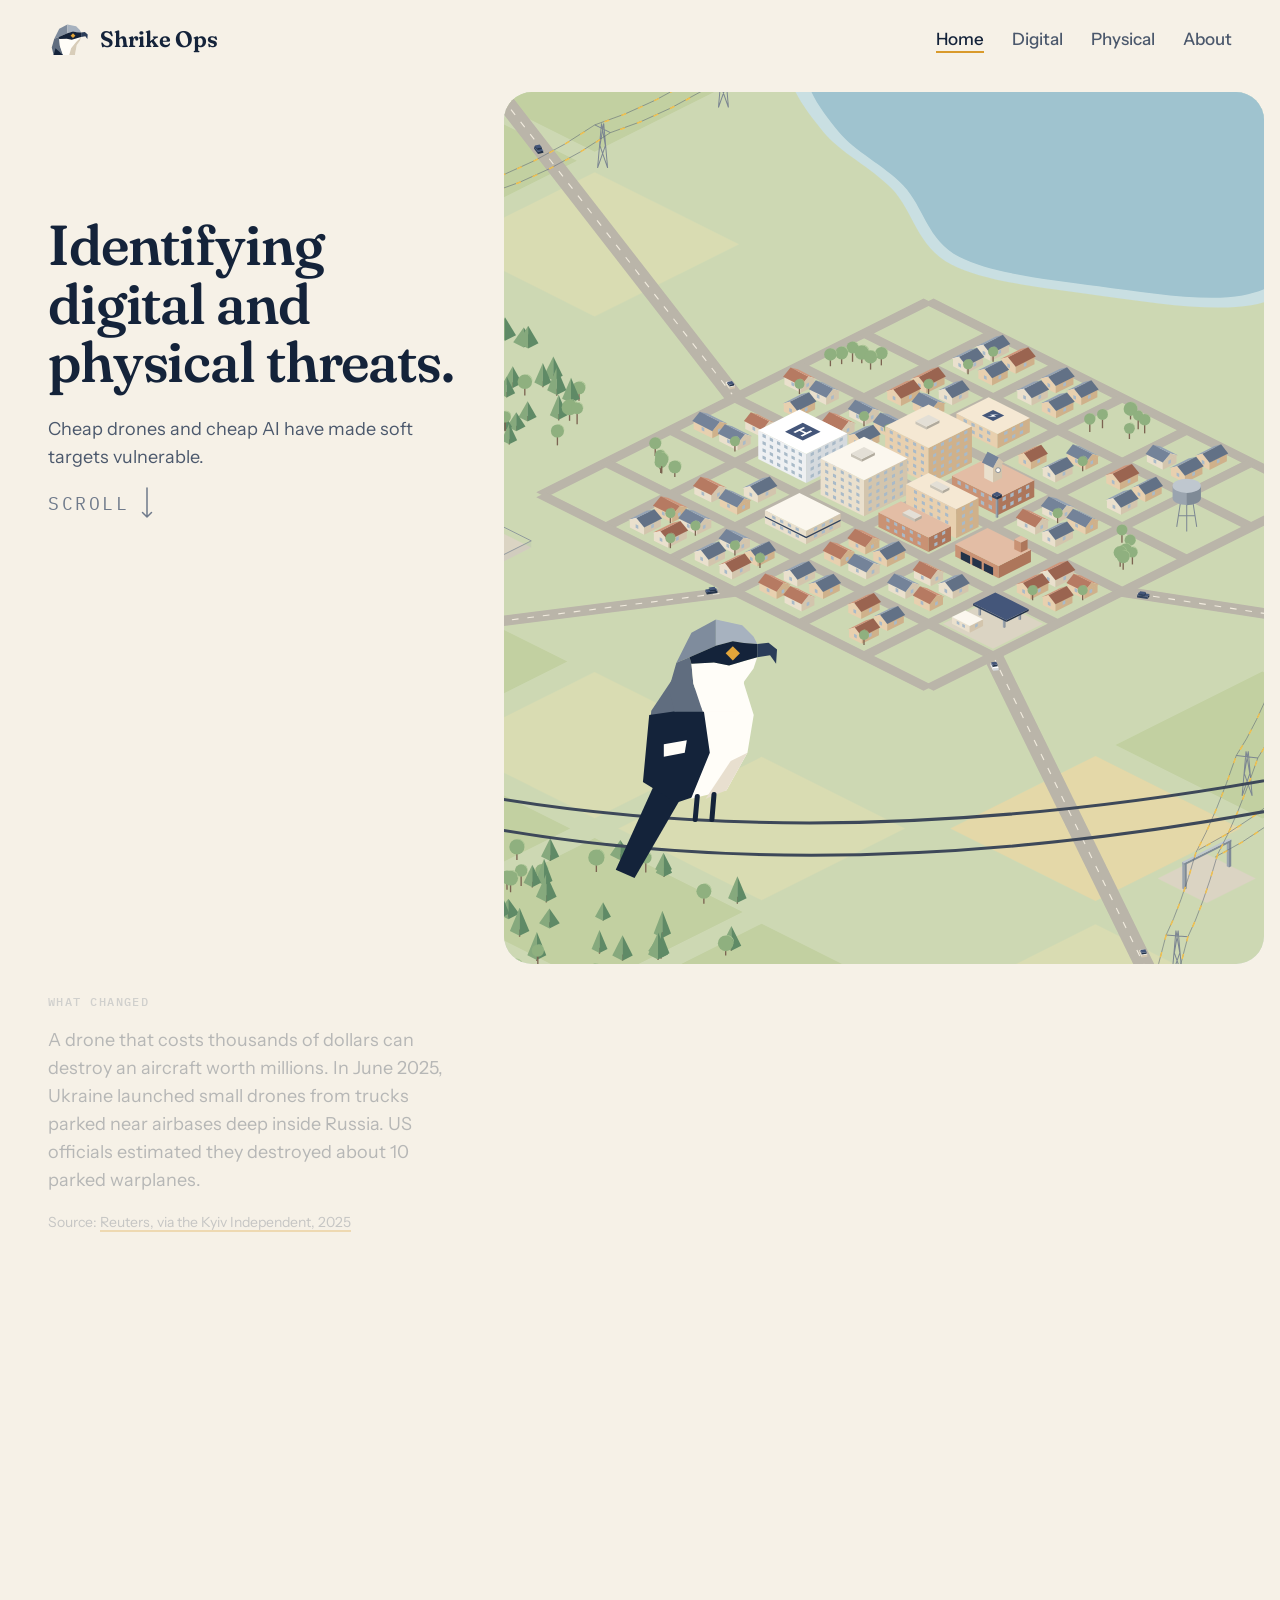
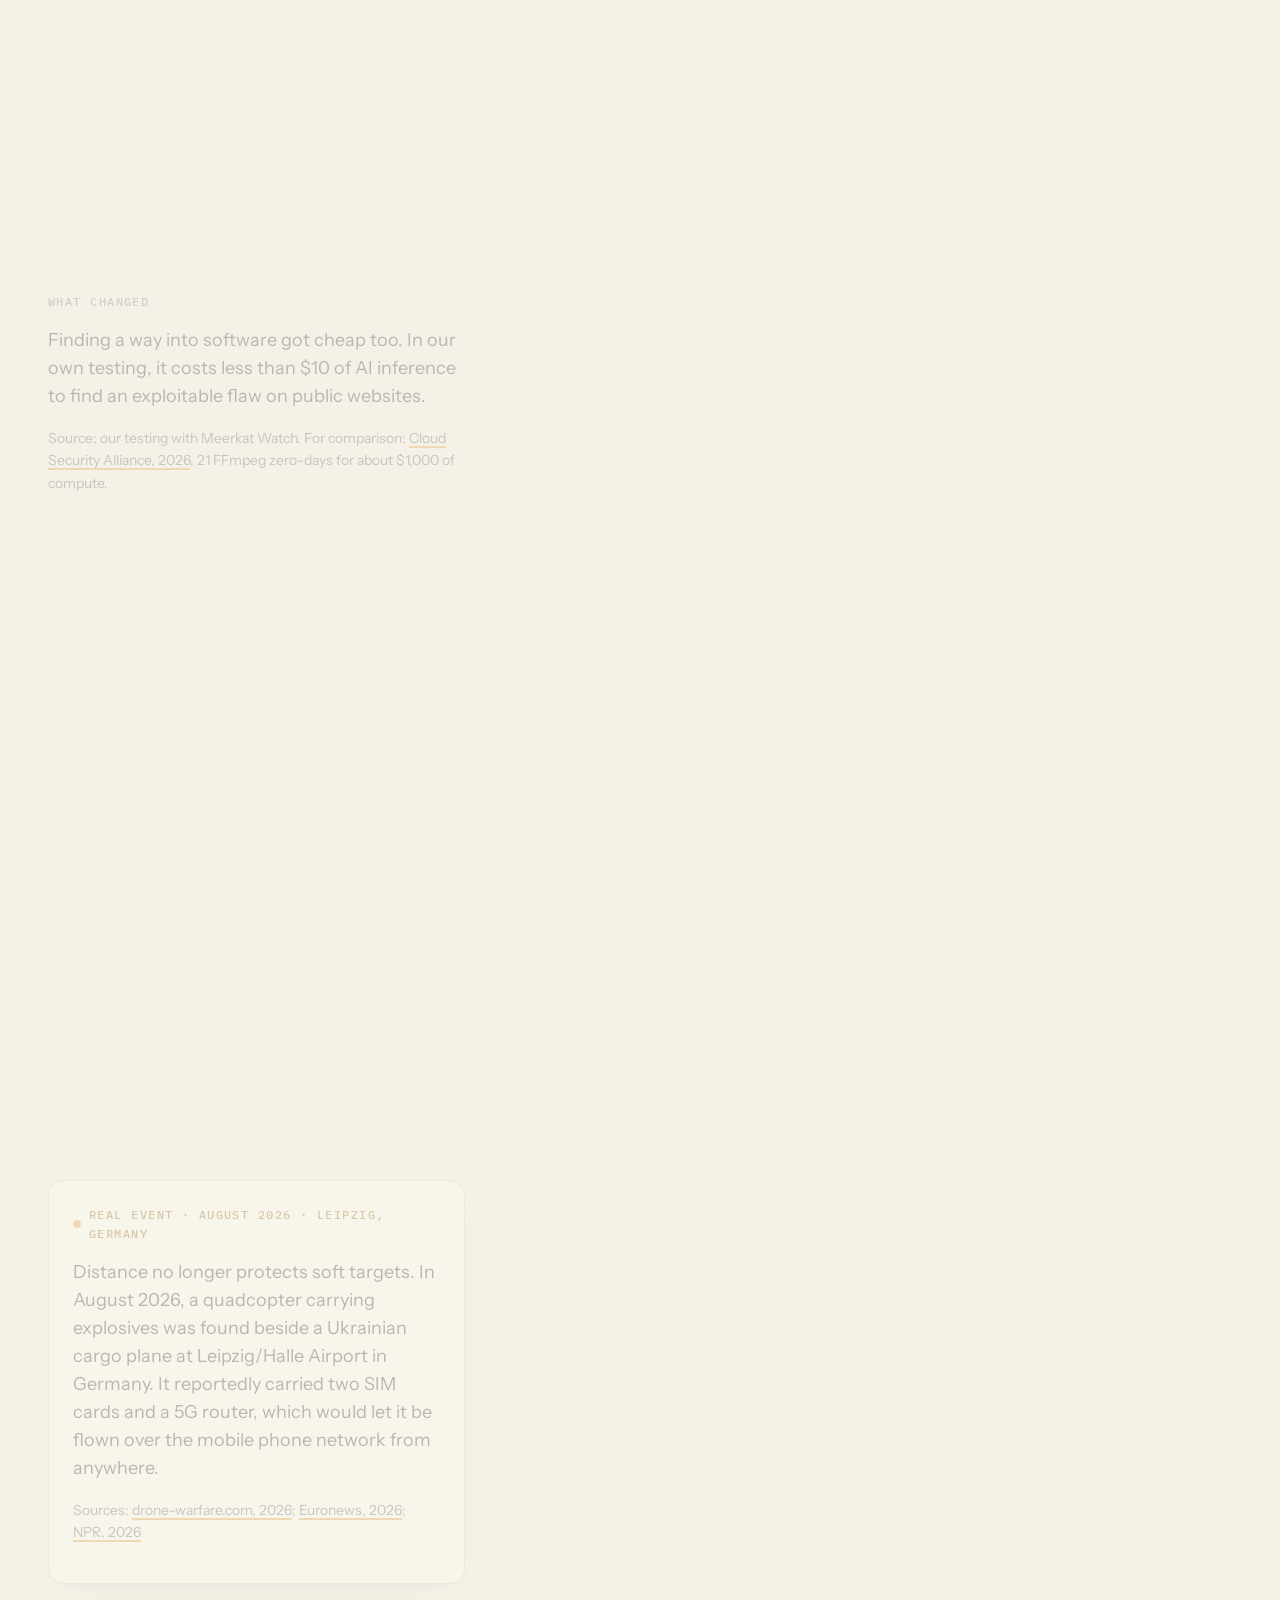
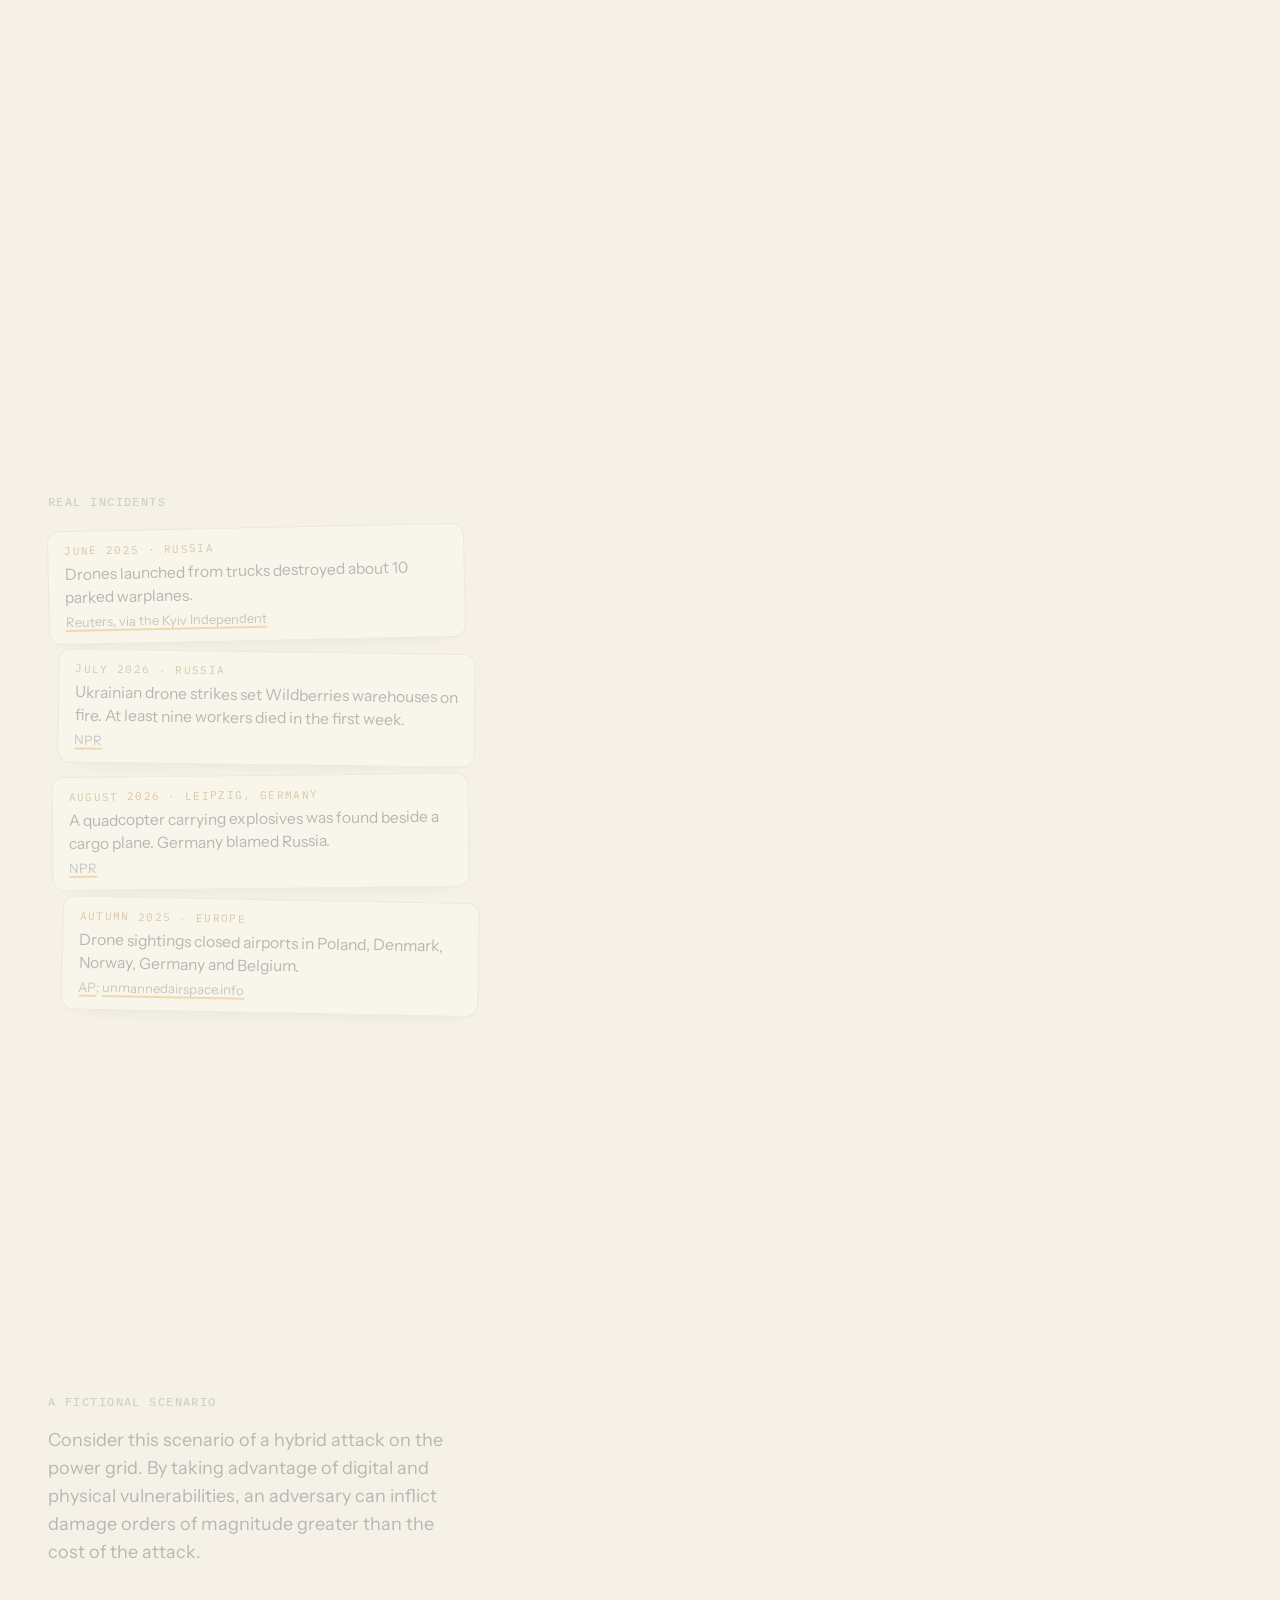
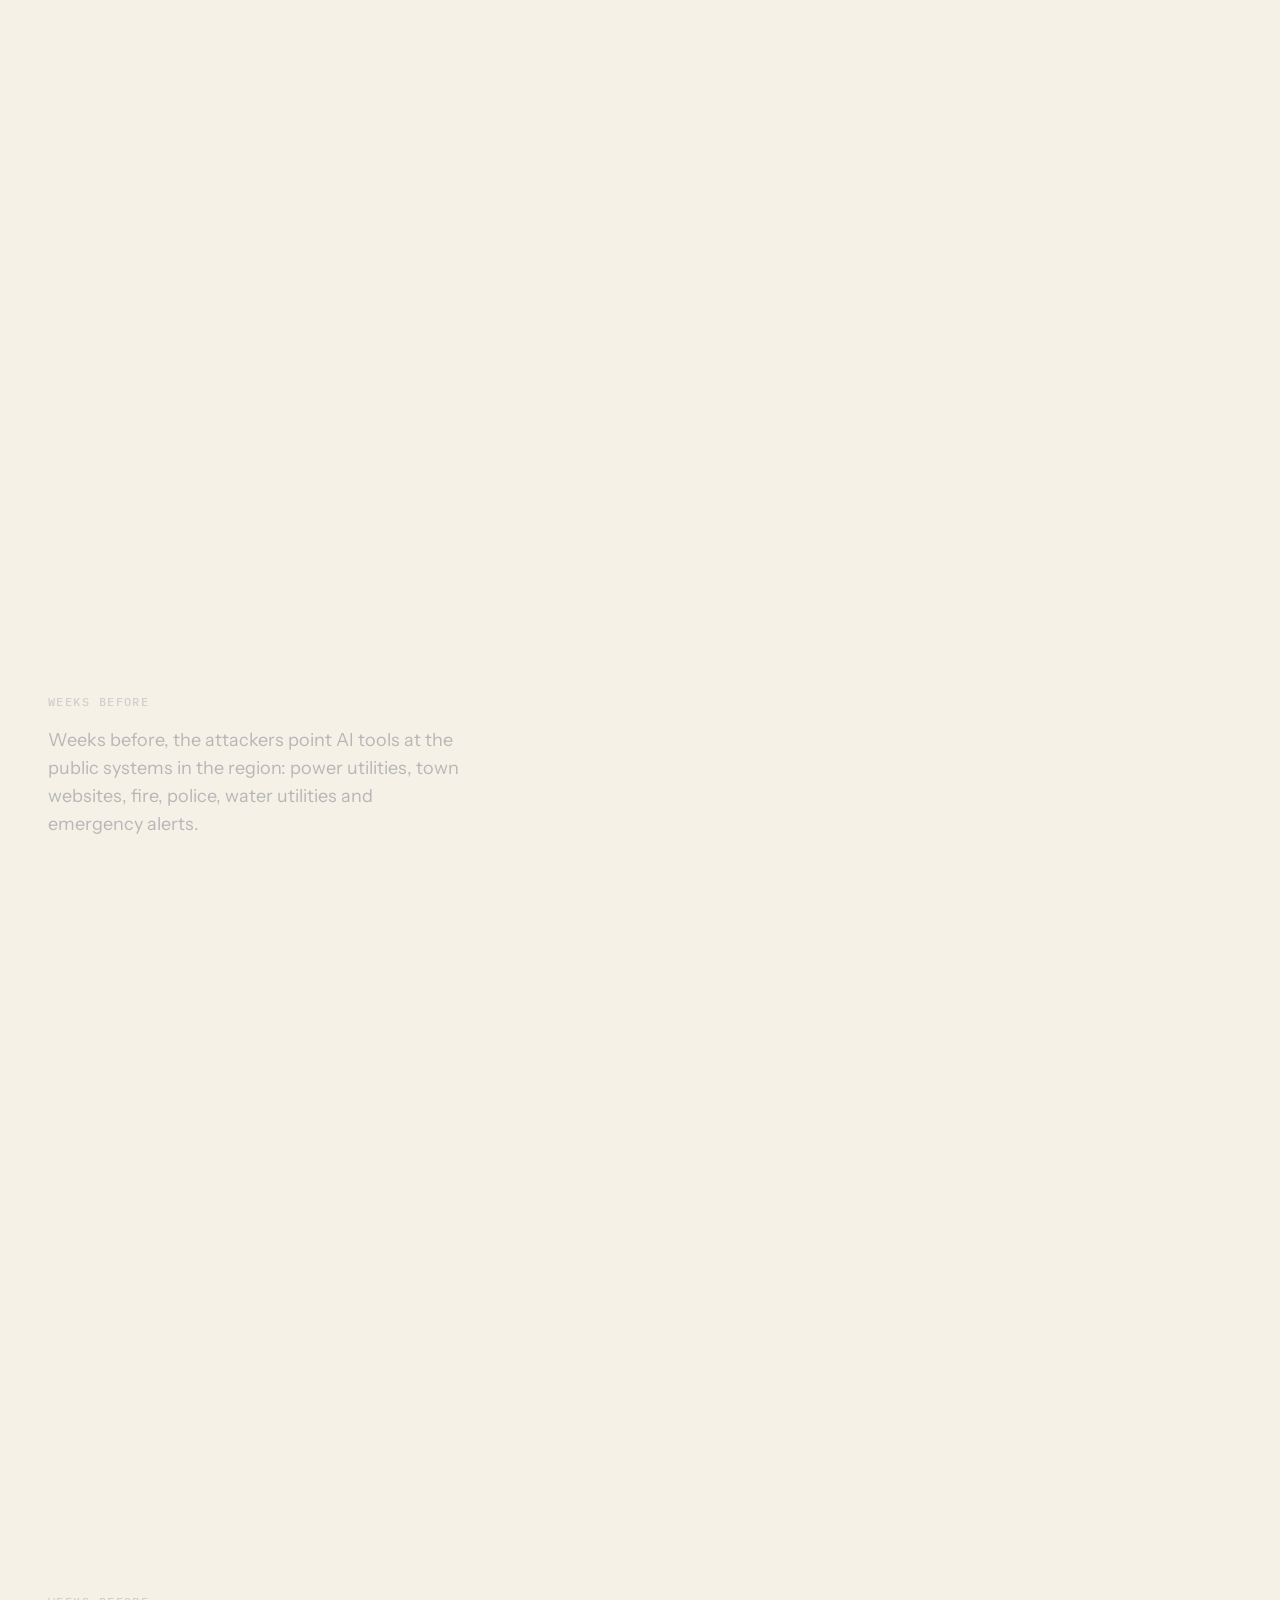
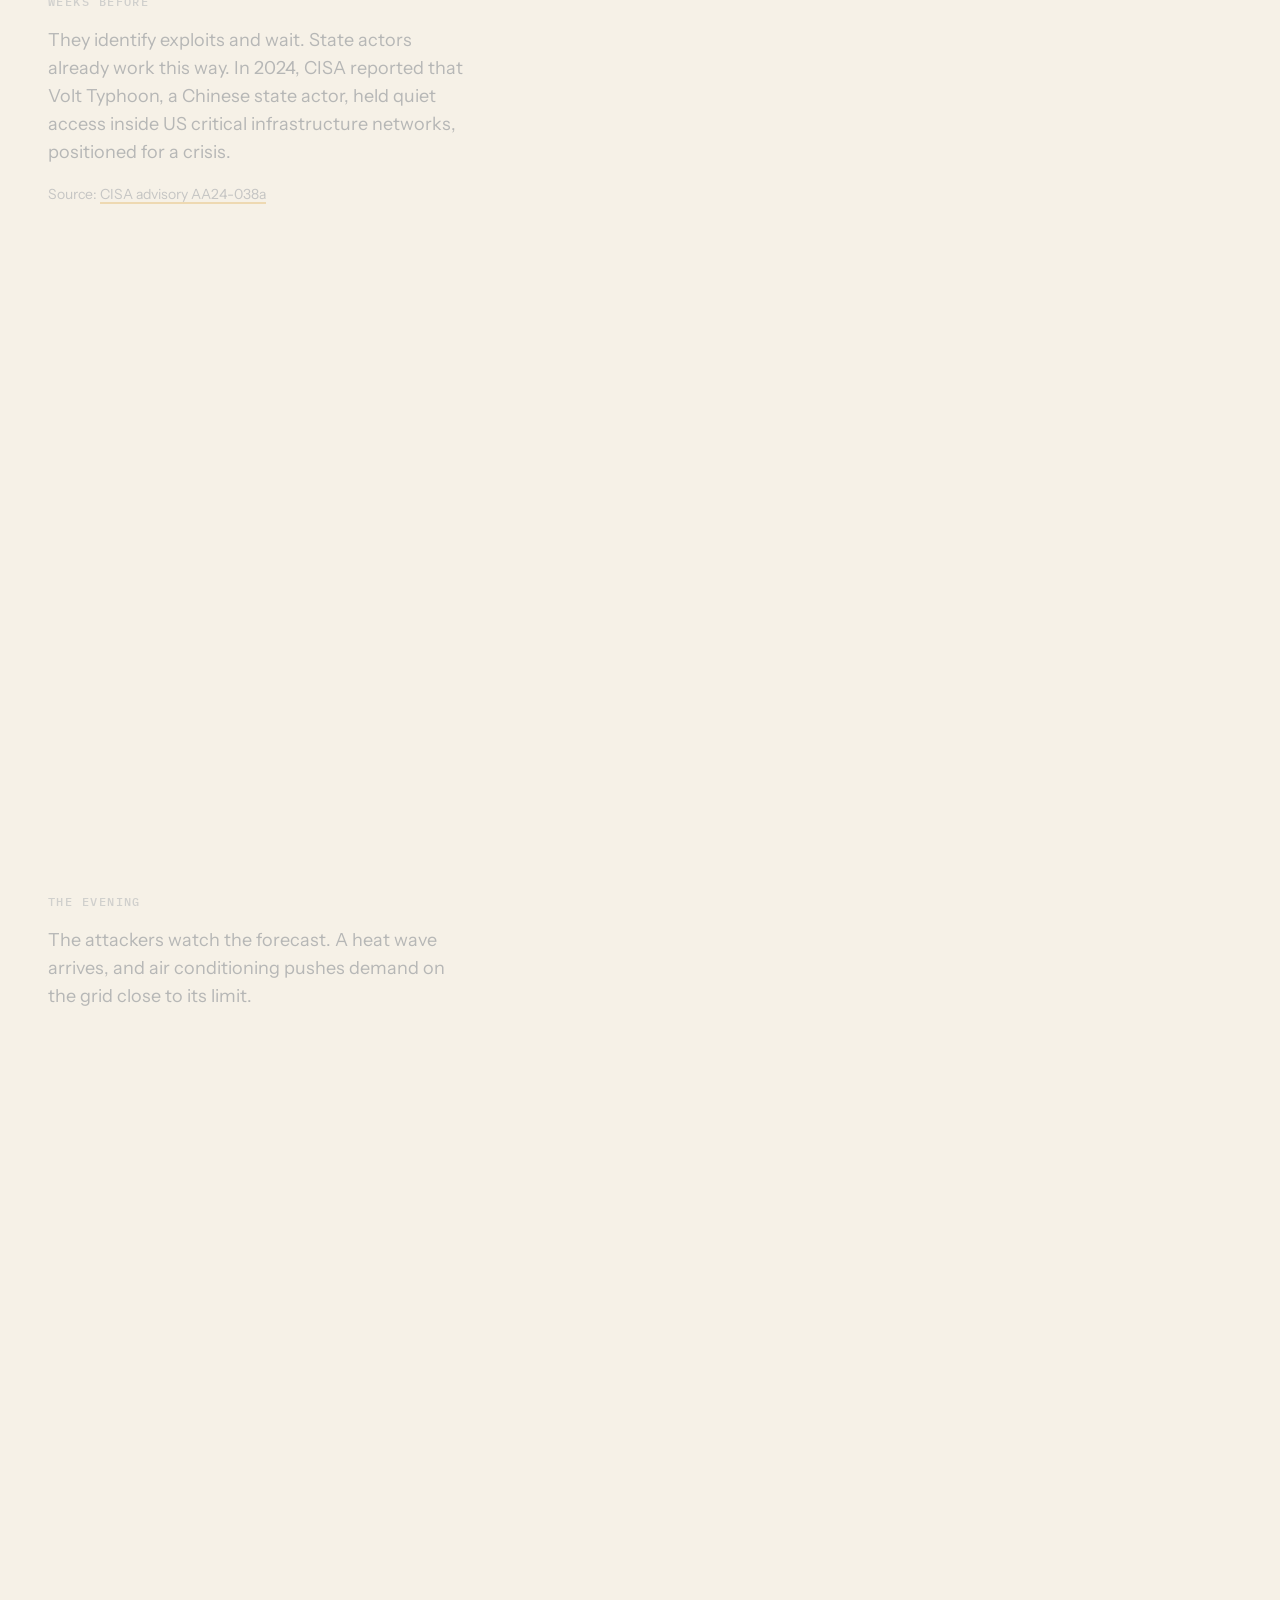
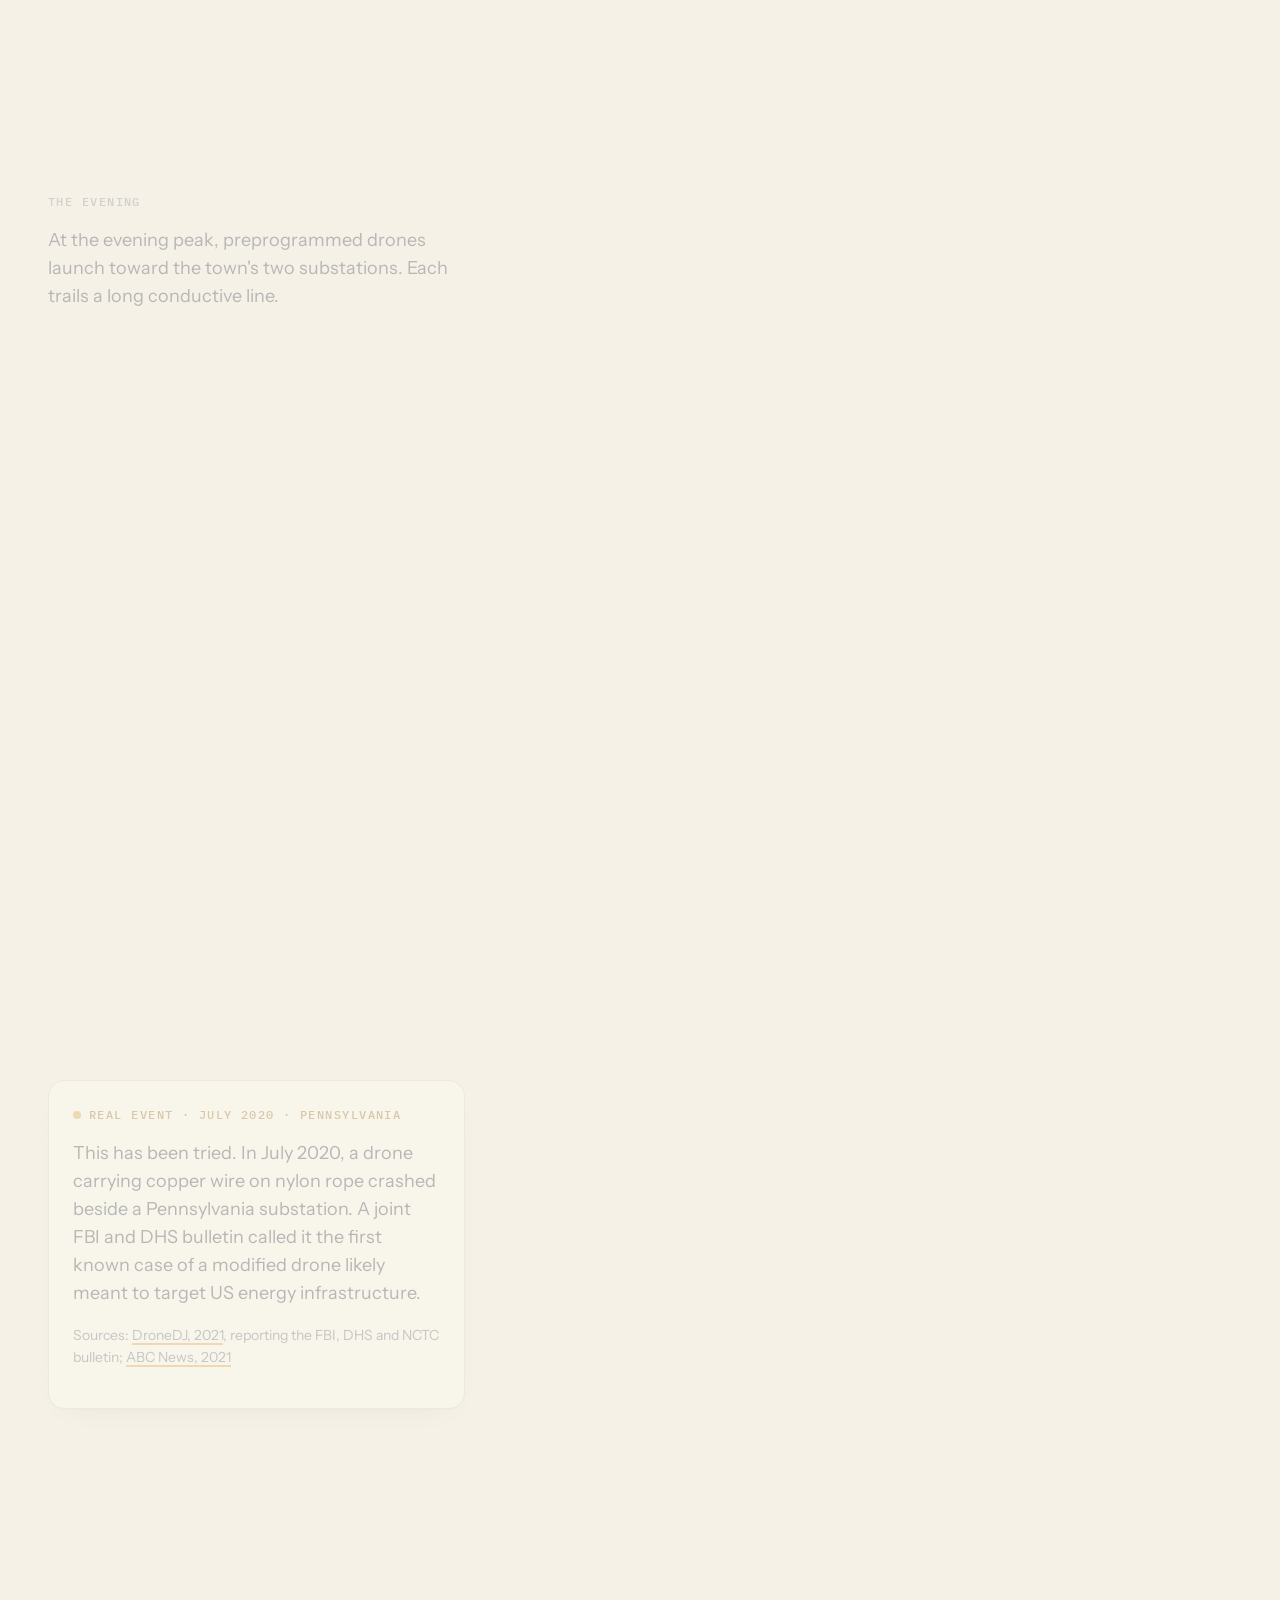
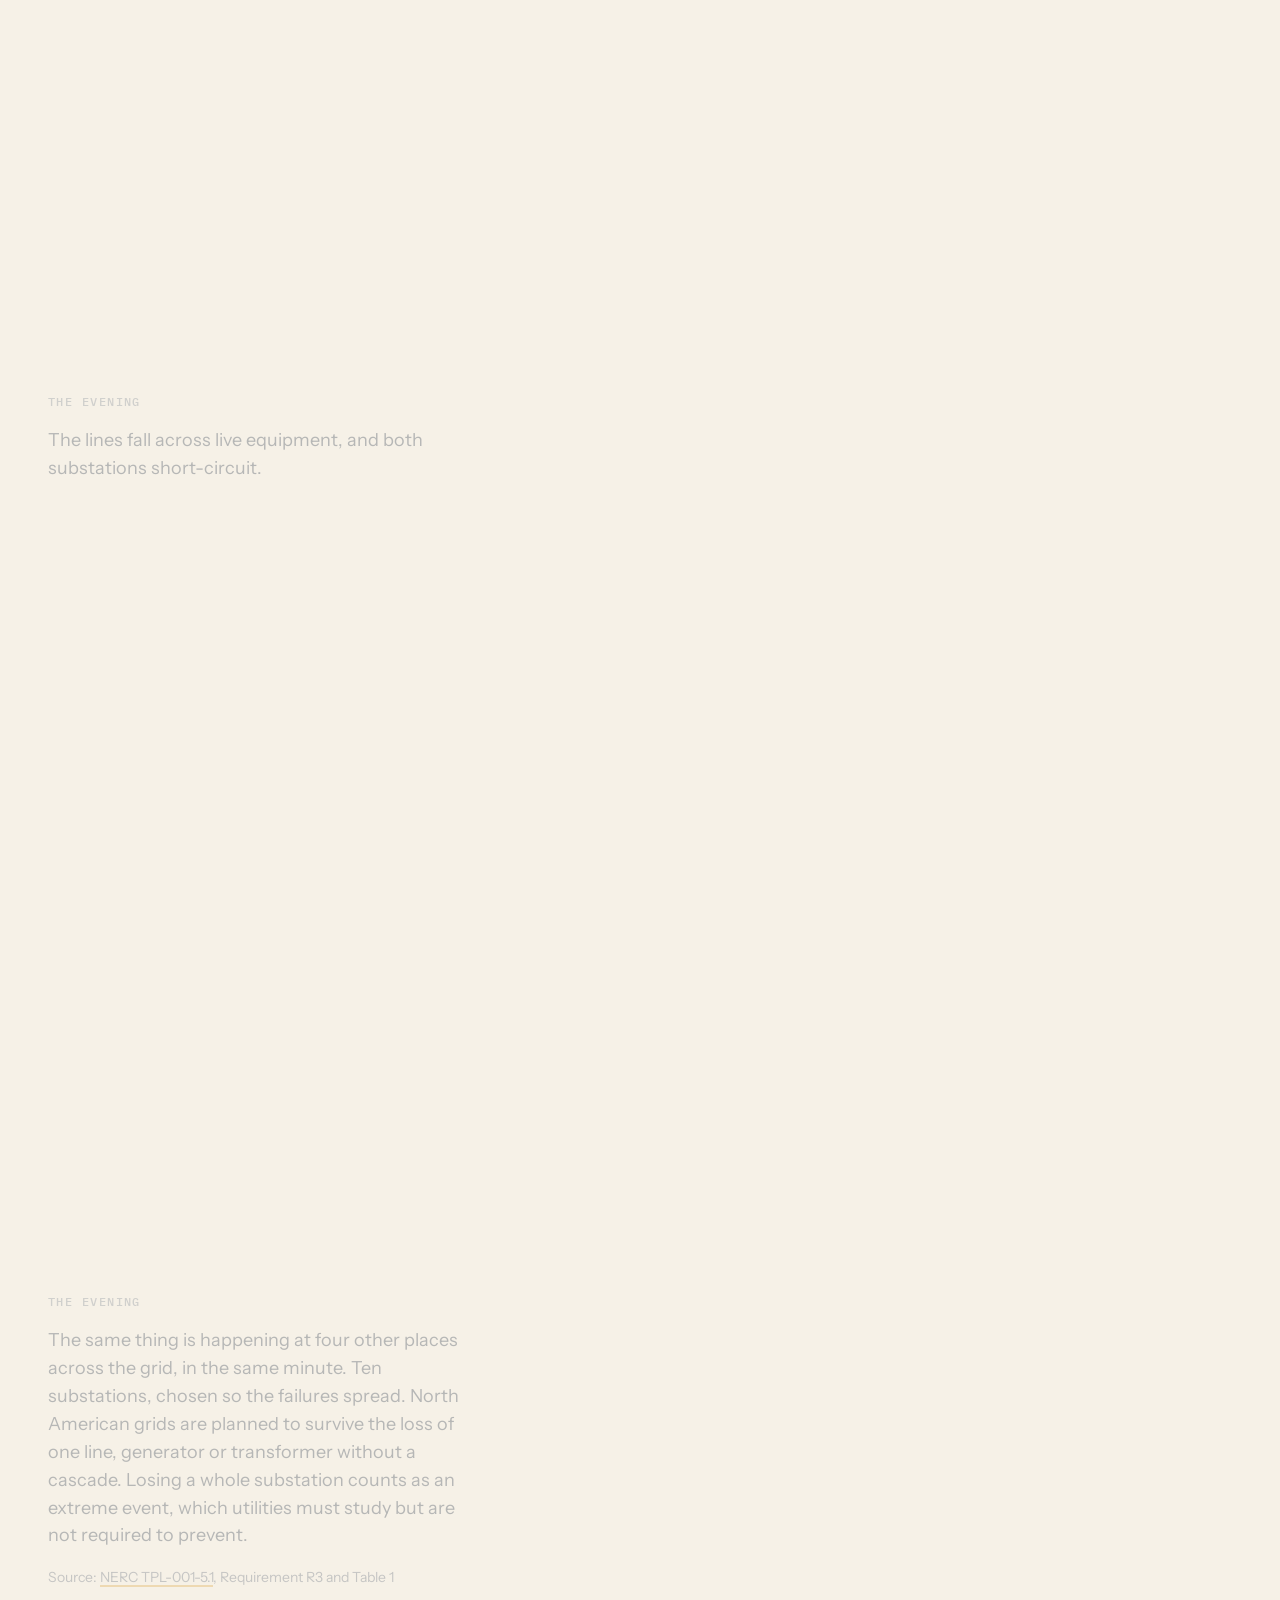
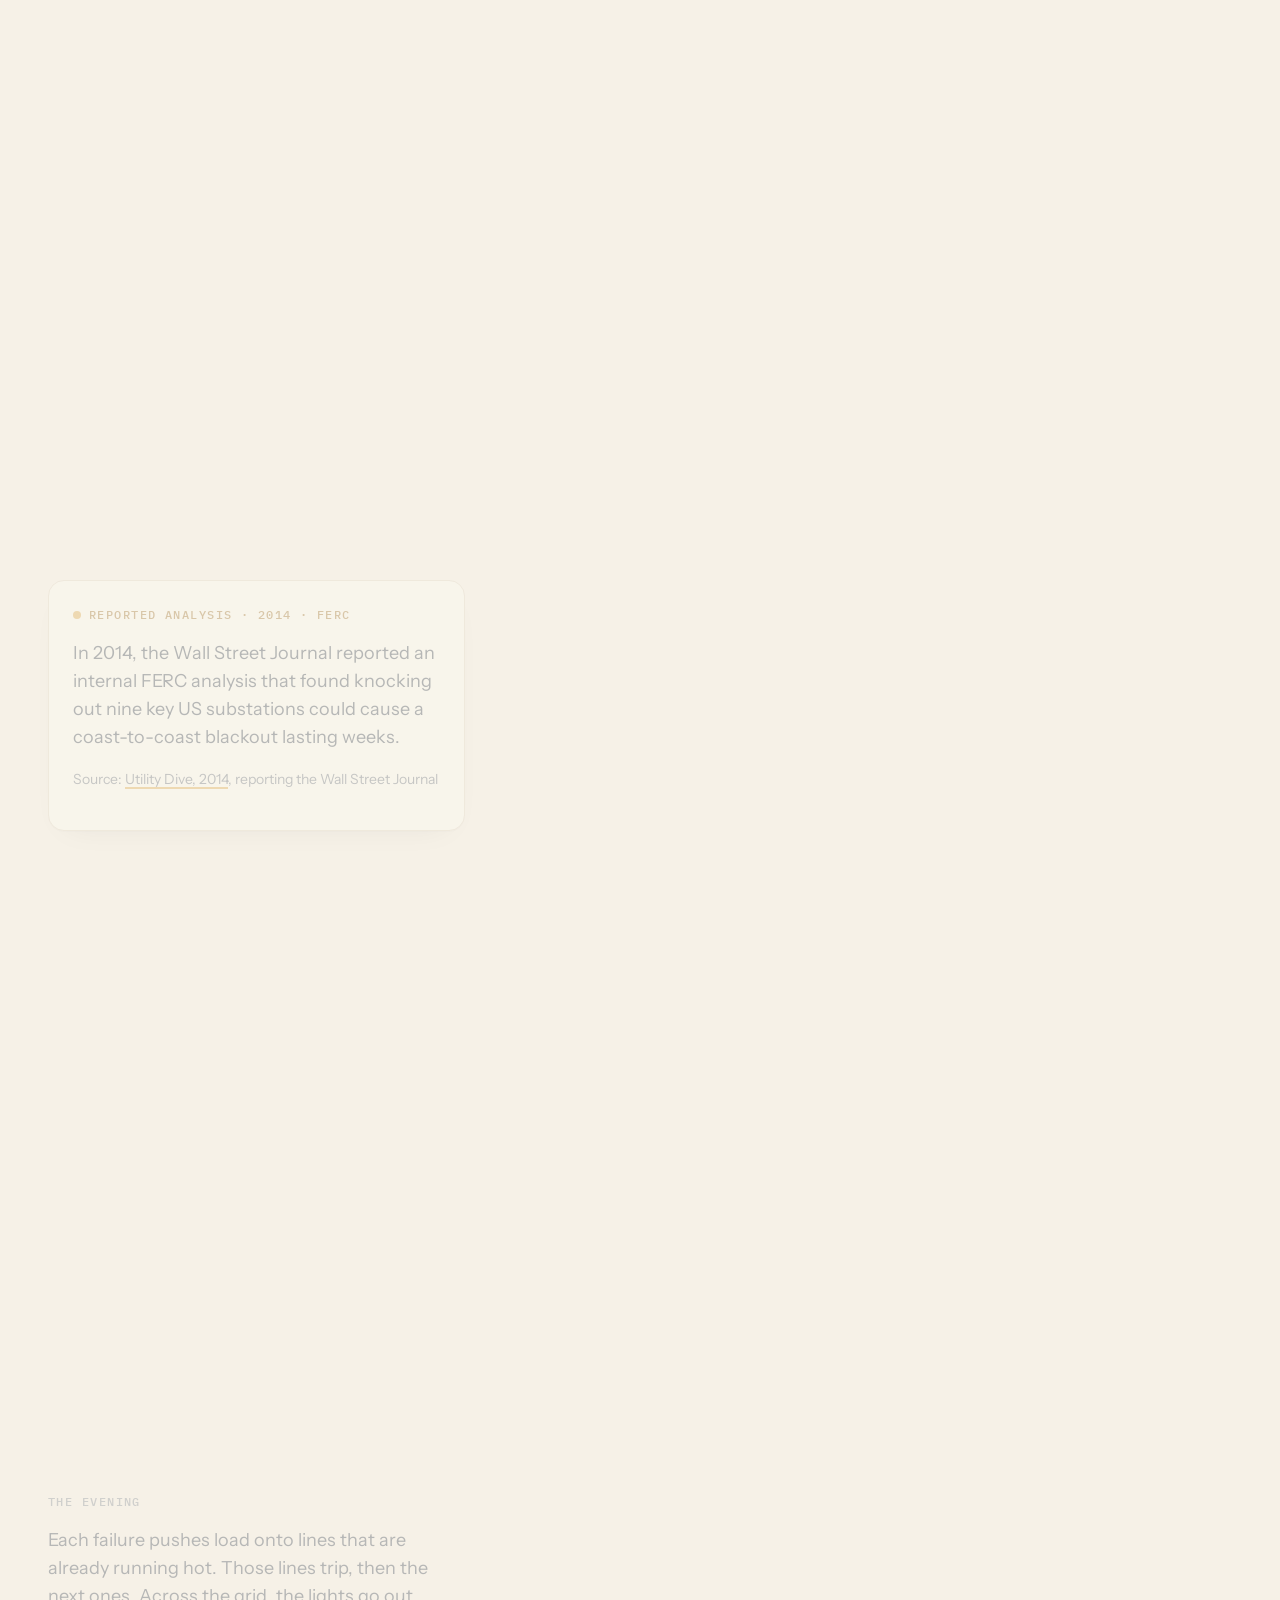
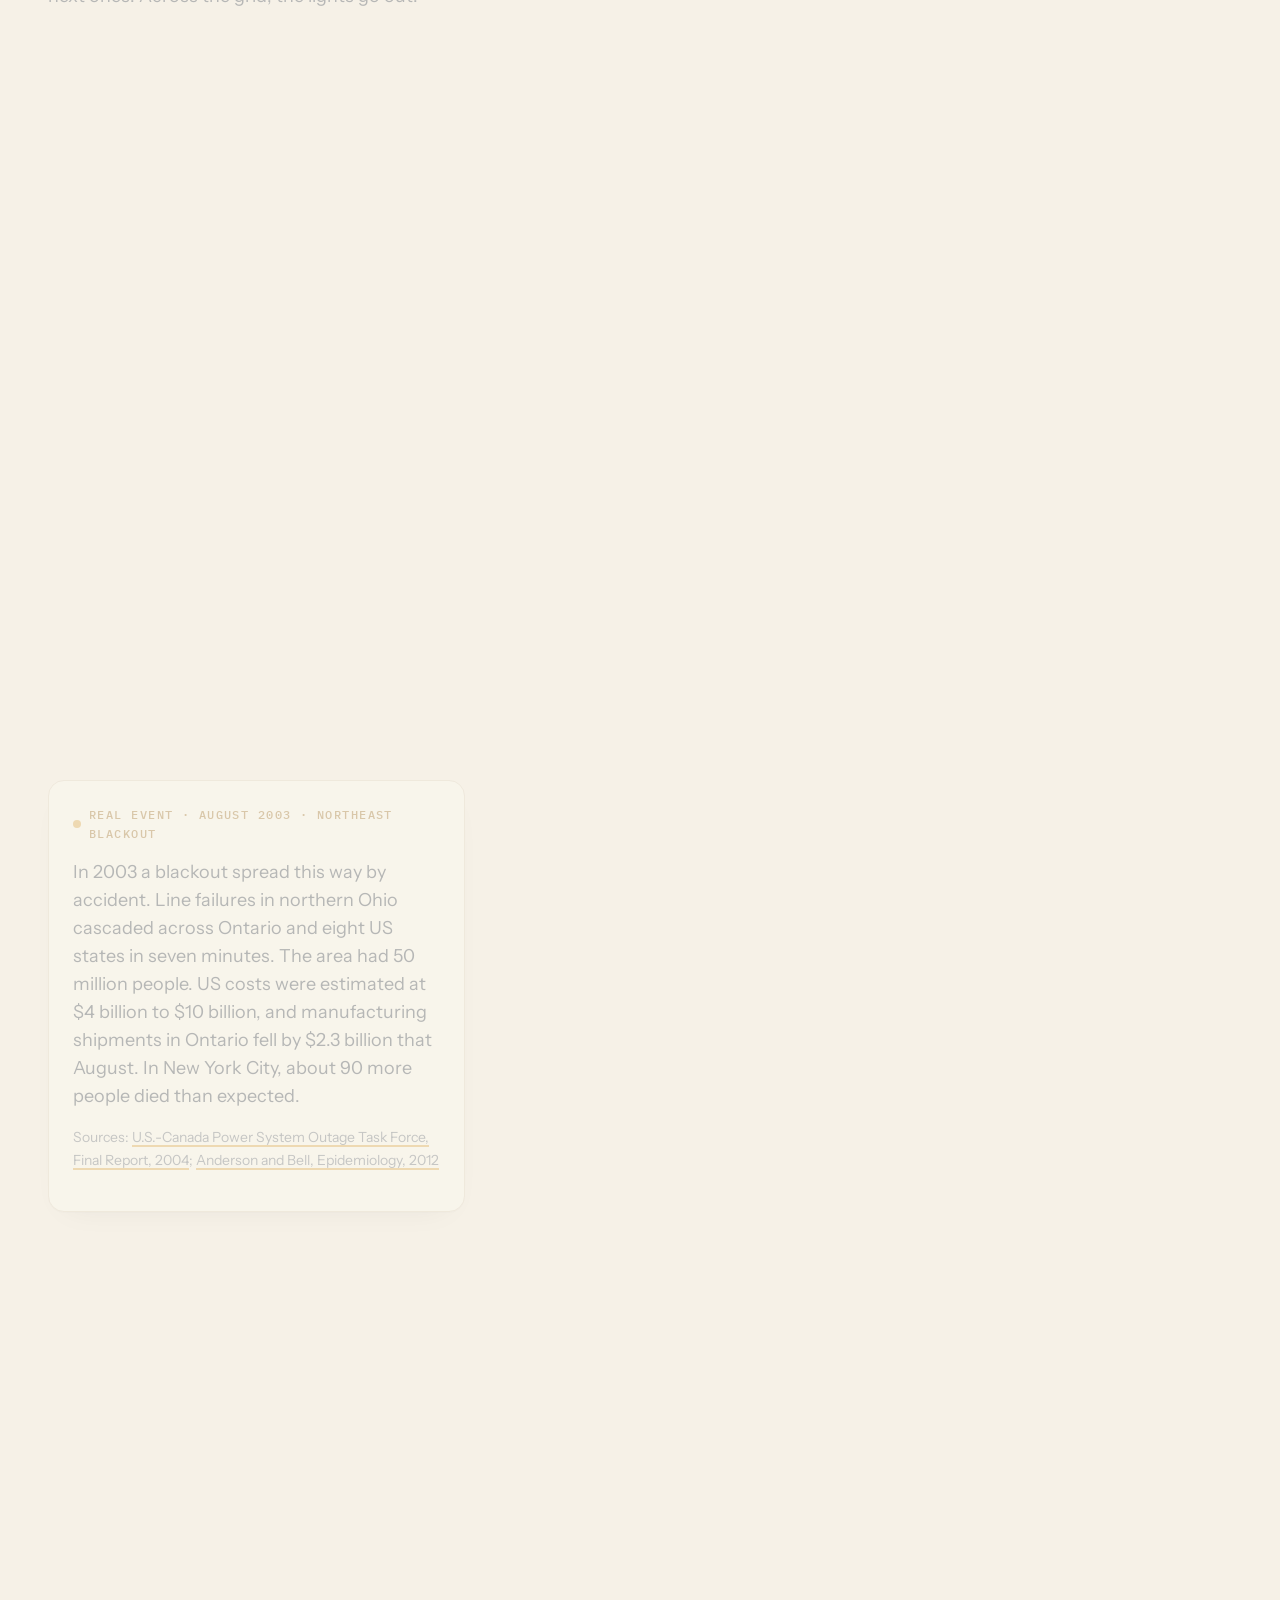
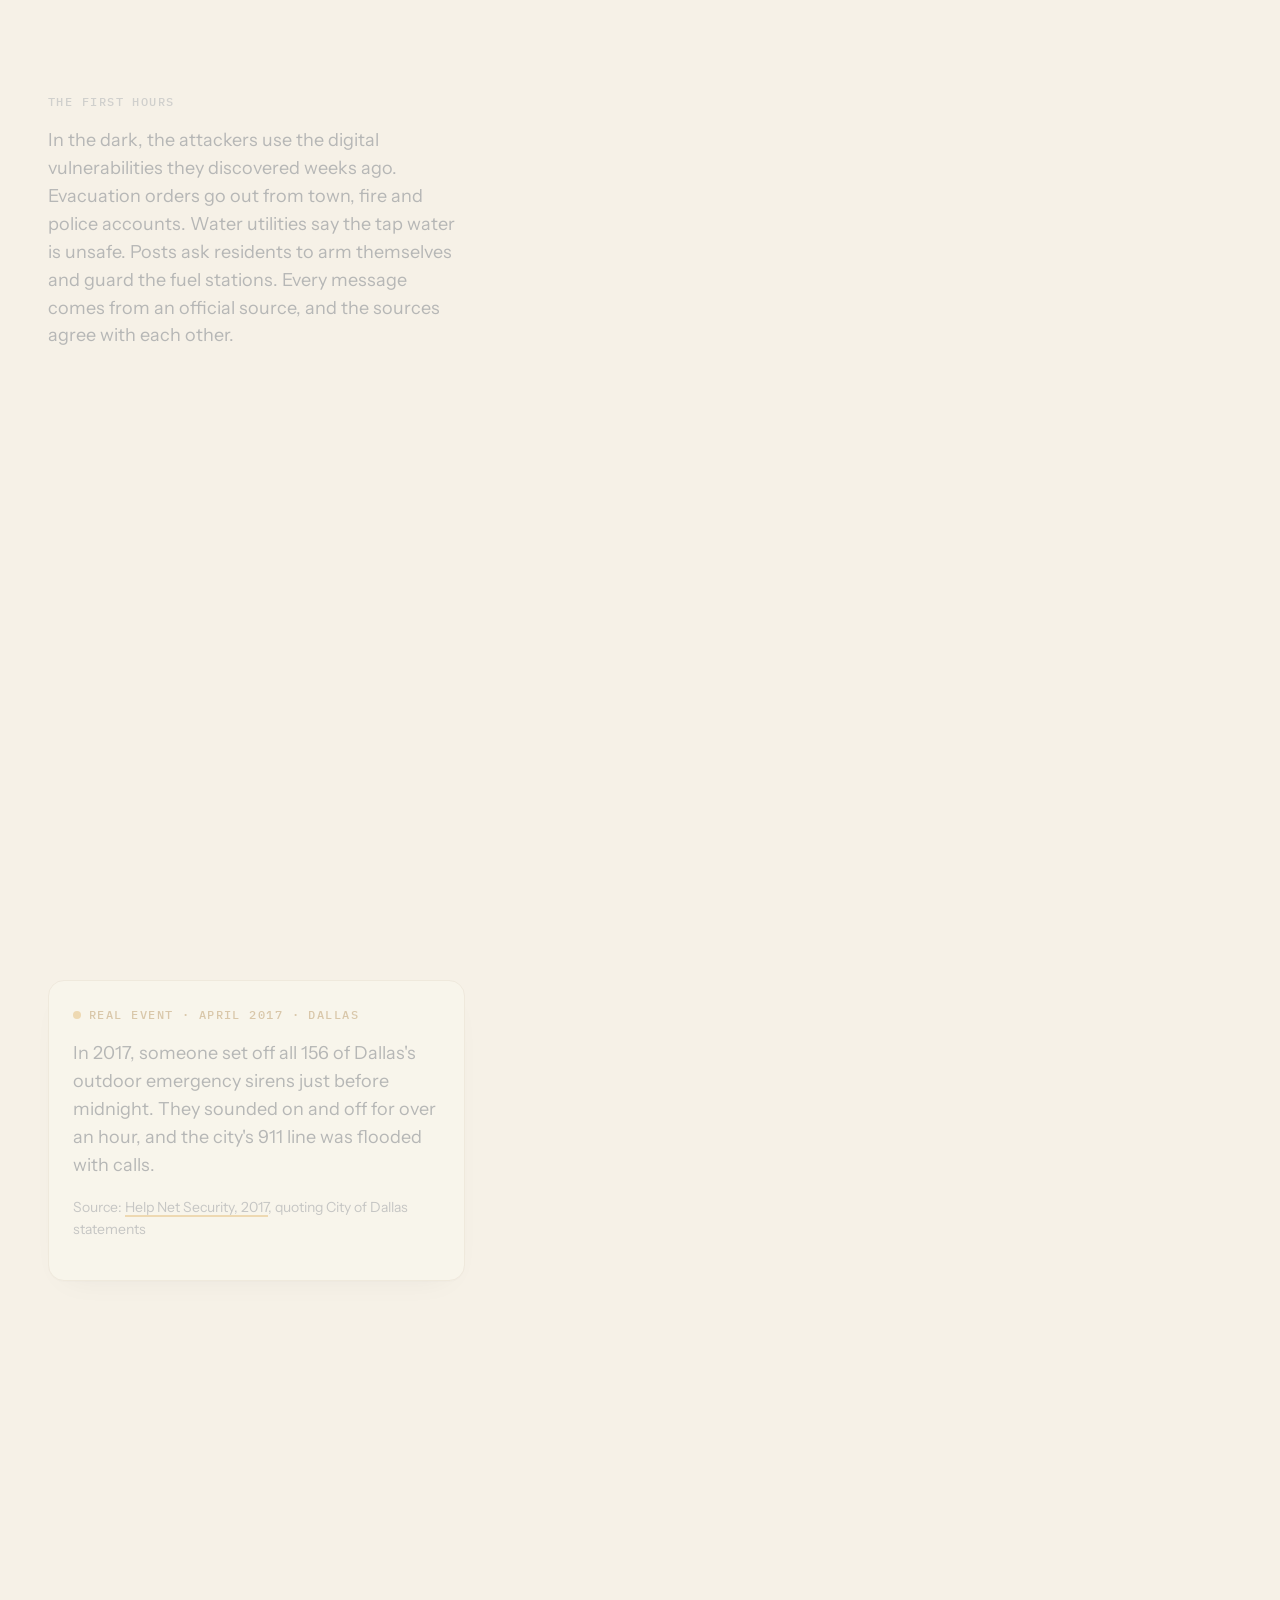
<file: site/index.html>
<!doctype html>
<html lang="en-CA" class="no-js">
<head>
  <meta charset="utf-8">
  <meta name="viewport" content="width=device-width, initial-scale=1, viewport-fit=cover">
  <title>Shrike Ops</title>
  <meta name="description" content="Shrike Ops identifies hybrid threats, digital and physical. Belleville, Ontario.">
  <link rel="icon" href="assets/img/logo.svg" type="image/svg+xml">
  <link rel="preload" href="assets/fonts/fraunces-var.woff2" as="font" type="font/woff2" crossorigin>
  <link rel="preload" href="assets/fonts/instrument-sans-var.woff2" as="font" type="font/woff2" crossorigin>
  <link rel="stylesheet" href="assets/css/site.css">
  <link rel="stylesheet" href="assets/css/home.css">
  <script type="module" src="assets/js/main.js"></script>
</head>
<body>
  <header class="site-header">
    <a class="brand" href="./" aria-label="Shrike Ops home">
      <img src="assets/img/logo.svg" alt="" width="40" height="40">
      <span>Shrike Ops</span>
    </a>
    <nav class="site-nav" aria-label="Main">
      <ul>
        <li><a href="./" aria-current="page">Home</a></li>
        <li><a href="digital/">Digital</a></li>
        <li><a href="physical/">Physical</a></li>
        <li><a href="about/">About</a></li>
      </ul>
    </nav>
  </header>

  <main>
    <article class="story" data-scene="home">
      <div class="story-stage" aria-hidden="true">
        <div class="stage">
          <svg class="fore" viewBox="0 0 400 300" preserveAspectRatio="xMinYMax meet">
            <g class="fore-wires">
              <path d="M-40 206 Q170 250 440 196" />
              <path d="M-40 222 Q170 268 440 212" />
            </g>
            <g class="fore-bird">
              <g transform="translate(50 114) scale(1.1)">
                <polygon class="b-dark" points="27,82 39,90 17,128 8,124" />
                <polygon class="b-back" points="35,33 52,40 49,72 32,88 22,76 25,48" />
                <polygon class="b-dark" points="24,50 51.5,46 54.5,68 44.8,89.3 37,92 21,82" />
                <polygon class="b-light" points="31,64 42,62 41,68 31,70" />
                <polygon class="b-light" points="49,40 69,34 74,50 71,68 61,86 44,90 53,68" />
                <polygon class="b-shade" points="71,68 61,86 51,90 63,72" />
                <path class="b-feet" d="M47 89 L46 100 M55 88 L54 100" />
                <g transform="translate(28 -2) scale(0.9)">
                  <polygon fill="#7f8c9d" points="10,30 18,14 31,7 31,21 17,27" />
                  <polygon fill="#a7b2bf" points="31,7 45,10 51,16 53,20 46,19.5 40,18.5 31,21" />
                  <polygon fill="#606d7f" points="10,30 17,27 18,30.5 19,41 24,56 9,56 6,44" />
                  <polygon fill="#fffdf8" points="18,30.5 30,29.8 38,31.5 46,29 53,27 51,33 46,40 43,56 24,56 19,41" />
                  <polygon fill="#14233a" points="17,27 31,21 40,18.5 46,19.5 53,20 53,27 46,29 38,31.5 30,29.8 18,30.5" />
                  <polygon fill="#2b3d59" points="53,20 59,19.3 63.5,23 63,30.5 59.8,26 53,27" />
                  <polygon fill="#e3a63a" points="40,21.2 43.8,25 40,28.8 36.2,25" />
                </g>
              </g>
            </g>
          </svg>

          <div class="stage-dim"></div>

          <figure class="plate" data-plate="leipzig">
            <figcaption class="plate-label">Real event · August 2026 · Leipzig, Germany</figcaption>
            <svg viewBox="0 0 360 230" role="presentation">
              <g class="ink">
                <path d="M100 104 L74 78 M120 104 L146 78 M100 124 L74 150 M120 124 L146 150" />
                <circle cx="74" cy="78" r="17" />
                <circle cx="146" cy="78" r="17" />
                <circle cx="74" cy="150" r="17" />
                <circle cx="146" cy="150" r="17" />
                <rect x="95" y="100" width="30" height="28" rx="6" class="paper-fill" />
                <rect x="128" y="104" width="14" height="10" rx="2" class="paper-fill" />
                <path d="M132 104 v-7 M138 104 v-5" />
                <path d="M283 196 L289 66 L295 196 M285 150 L293 150 M286 110 L292 110 M284 172 L294 128 M286 128 L294 172" />
                <rect x="278" y="62" width="6" height="16" rx="1" class="paper-fill" />
                <rect x="294" y="62" width="6" height="16" rx="1" class="paper-fill" />
              </g>
              <path class="signal" d="M274 80 Q210 58 144 100" />
              <path class="signal" d="M302 74 Q330 70 356 60" />
              <g class="plate-notes">
                <text x="62" y="192">quadcopter carrying explosives</text>
                <path d="M136 97 L130 24" />
                <text x="104" y="18">reported: 2 SIM cards, 5G router</text>
                <text x="238" y="214">mobile network</text>
                <text x="358" y="46" text-anchor="end">operator: anywhere</text>
              </g>
            </svg>
          </figure>

          <figure class="plate" data-plate="pennsylvania">
            <figcaption class="plate-label">Real event · July 2020 · Pennsylvania</figcaption>
            <svg viewBox="0 0 360 230" role="presentation">
              <g class="ink">
                <ellipse cx="118" cy="46" rx="30" ry="8" />
                <ellipse cx="242" cy="46" rx="30" ry="8" />
                <ellipse cx="128" cy="94" rx="30" ry="8" />
                <ellipse cx="232" cy="94" rx="30" ry="8" />
                <path d="M118 46 L162 64 M242 46 L198 64 M128 94 L164 80 M232 94 L196 80" />
                <path d="M118 46 v6 M242 46 v6 M128 94 v6 M232 94 v6" />
                <rect x="156" y="56" width="48" height="30" rx="10" class="paper-fill" />
                <path d="M136 98 Q130 140 118 182" />
                <path d="M224 98 Q232 140 244 184" />
              </g>
              <path class="copper" d="M118 182 Q181 206 244 184" />
              <g class="plate-notes">
                <path d="M200 60 L250 22 H262" />
                <text x="266" y="18">camera and</text>
                <text x="266" y="30">serial numbers</text>
                <text x="266" y="42">removed</text>
                <path d="M130 140 L78 146 H66" />
                <text x="10" y="142">nylon rope,</text>
                <text x="10" y="154">about 4 ft</text>
                <path d="M181 195 L214 218 H232" />
                <text x="236" y="222">copper wire</text>
              </g>
            </svg>
          </figure>

          <figure class="plate" data-plate="nine-substations">
            <figcaption class="plate-label">Reported analysis · 2014 · FERC</figcaption>
            <svg viewBox="0 0 360 230" role="presentation">
              <g class="ink">
                <path d="M30 160 H330" />
                <path d="M30 160 l10 -5 M30 160 l10 5 M330 160 l-10 -5 M330 160 l-10 5" />
              </g>
              <g class="nine">
                <g transform="translate(46 108)"><rect width="22" height="16" rx="2" /><path d="M5 0 v-8 M11 0 v-8 M17 0 v-8" /></g>
                <g transform="translate(78 108)"><rect width="22" height="16" rx="2" /><path d="M5 0 v-8 M11 0 v-8 M17 0 v-8" /></g>
                <g transform="translate(110 108)"><rect width="22" height="16" rx="2" /><path d="M5 0 v-8 M11 0 v-8 M17 0 v-8" /></g>
                <g transform="translate(142 108)"><rect width="22" height="16" rx="2" /><path d="M5 0 v-8 M11 0 v-8 M17 0 v-8" /></g>
                <g transform="translate(174 108)"><rect width="22" height="16" rx="2" /><path d="M5 0 v-8 M11 0 v-8 M17 0 v-8" /></g>
                <g transform="translate(206 108)"><rect width="22" height="16" rx="2" /><path d="M5 0 v-8 M11 0 v-8 M17 0 v-8" /></g>
                <g transform="translate(238 108)"><rect width="22" height="16" rx="2" /><path d="M5 0 v-8 M11 0 v-8 M17 0 v-8" /></g>
                <g transform="translate(270 108)"><rect width="22" height="16" rx="2" /><path d="M5 0 v-8 M11 0 v-8 M17 0 v-8" /></g>
                <g transform="translate(302 108)"><rect width="22" height="16" rx="2" /><path d="M5 0 v-8 M11 0 v-8 M17 0 v-8" /></g>
              </g>
              <text class="plate-figure" x="180" y="72" text-anchor="middle">9</text>
              <g class="plate-notes">
                <text x="180" y="92" text-anchor="middle">key substations</text>
                <text x="30" y="184">Pacific</text>
                <text x="330" y="184" text-anchor="end">Atlantic</text>
                <text x="180" y="184" text-anchor="middle">blackout for weeks</text>
              </g>
            </svg>
          </figure>

          <figure class="plate" data-plate="blackout-2003" data-motion="blackout-spread">
            <figcaption class="plate-label">Real event · 14 August 2003 · Northeast blackout</figcaption>
            <svg viewBox="0 0 360 230" role="presentation">
              <defs>
                <clipPath id="blackout-clip"><circle class="blackout-spread" cx="246" cy="150" r="0" /></clipPath>
              </defs>
              <path class="blackout-area" clip-path="url(#blackout-clip)" d="M176 104 L214 70 L262 62 L318 44 L352 58 L354 214 L306 222 L262 206 L226 196 L196 176 L180 150 Z" />
              <g class="lakes">
                <path d="M34 54 C62 40 116 34 160 42 C172 46 170 58 156 62 C130 68 96 72 66 72 C48 72 30 66 34 54 Z" />
                <path d="M168 78 C176 76 181 86 181 102 C182 122 178 142 170 154 C163 158 159 148 160 136 C161 116 161 96 168 78 Z" />
                <path d="M192 70 C204 62 218 66 224 78 C232 92 234 108 226 120 C218 126 208 120 204 110 C198 100 194 94 188 88 C183 81 185 74 192 70 Z" />
                <path d="M212 152 C230 142 256 132 280 126 C289 125 290 132 283 136 C262 146 238 156 220 160 C211 162 206 156 212 152 Z" />
                <path d="M288 114 C300 107 322 105 336 107 C343 109 341 116 332 118 C318 122 302 124 292 122 C285 120 284 116 288 114 Z" />
              </g>
              <g class="cities">
                <circle cx="200" cy="146" r="2.5" /><circle cx="246" cy="150" r="2.5" /><circle cx="294" cy="108" r="2.5" /><circle cx="338" cy="64" r="2.5" /><circle cx="332" cy="206" r="2.5" />
              </g>
              <g class="plate-notes">
                <text x="190" y="140" text-anchor="end">Detroit</text>
                <text x="242" y="172" text-anchor="middle">Cleveland</text>
                <text x="290" y="100" text-anchor="end">Toronto</text>
                <text x="334" y="56" text-anchor="end">Ottawa</text>
                <text x="326" y="222" text-anchor="end">New York</text>
                <text x="262" y="84">Ontario</text>
              </g>
              <g class="clock" transform="translate(56 170)">
                <circle r="26" class="paper-fill" />
                <path d="M0 -26 v5 M26 0 h-5 M0 26 v-5 M-26 0 h5" />
                <line class="clock-hand" x1="0" y1="0" x2="0" y2="-19" transform="rotate(36)" />
                <circle r="2" class="clock-pin" />
              </g>
              <g class="plate-notes">
                <text class="clock-time" x="56" y="212" text-anchor="middle">16:06</text>
                <text x="56" y="224" text-anchor="middle">EDT</text>
              </g>
            </svg>
          </figure>

          <figure class="plate" data-plate="dallas">
            <figcaption class="plate-label">Real event · April 2017 · Dallas</figcaption>
            <svg viewBox="0 0 360 230" role="presentation">
              <g class="ink">
                <path d="M196 204 V74 M186 204 H206" />
                <rect x="182" y="46" width="28" height="30" rx="4" class="paper-fill" />
                <path d="M182 54 L160 44 V78 L182 68 Z M210 54 L232 44 V78 L210 68 Z" class="paper-fill" />
                <path d="M146 44 Q134 61 146 78 M132 36 Q114 61 132 86 M246 44 Q258 61 246 78 M260 36 Q278 61 260 86" />
              </g>
              <g class="clock" transform="translate(70 150)">
                <circle r="30" class="paper-fill" />
                <path d="M0 -30 v5 M30 0 h-5 M0 30 v-5 M-30 0 h5" />
                <line x1="0" y1="0" x2="0" y2="-22" transform="rotate(240)" />
                <line x1="0" y1="0" x2="0" y2="-14" transform="rotate(350)" />
                <circle r="2" class="clock-pin" />
              </g>
              <g class="plate-notes">
                <text x="70" y="200" text-anchor="middle">just before midnight</text>
                <text x="250" y="130">156 outdoor sirens</text>
                <text x="250" y="144">on and off for</text>
                <text x="250" y="156">over an hour</text>
              </g>
            </svg>
          </figure>

          <figure class="spectrogram">
            <figcaption>
              <svg class="panel-head" viewBox="0 0 64 64" aria-hidden="true">
                <polygon fill="#7f8c9d" points="10,30 18,14 31,7 31,21 17,27" />
                <polygon fill="#a7b2bf" points="31,7 45,10 51,16 53,20 46,19.5 40,18.5 31,21" />
                <polygon fill="#606d7f" points="10,30 17,27 18,30.5 19,41 24,56 9,56 6,44" />
                <polygon fill="#fffdf8" points="18,30.5 30,29.8 38,31.5 46,29 53,27 51,33 46,40 43,56 24,56 19,41" />
                <polygon fill="#d8cdb9" points="53,27 51,33 46,40 43,56 34,56 37,45 45,35" />
                <polygon fill="#14233a" points="17,27 31,21 40,18.5 46,19.5 53,20 53,27 46,29 38,31.5 30,29.8 18,30.5" />
                <polygon fill="#2b3d59" points="53,20 59,19.3 63.5,23 63,30.5 59.8,26 53,27" />
                <polygon fill="#e3a63a" points="40,21.2 43.8,25 40,28.8 36.2,25" />
              </svg>
              Substation microphone
            </figcaption>
            <svg class="spectrogram-plot" viewBox="0 0 240 110" role="presentation"></svg>
          </figure>

          <div class="stage-chips">
            <p class="stage-chip stage-chip--scenario">Fictional scenario</p>
            <p class="stage-chip stage-chip--identified">With identification</p>
          </div>
          <div class="readout">
            <p class="readout-label"></p>
            <p class="readout-value"></p>
            <div class="readout-bar" hidden><span></span></div>
          </div>
          <ol class="rail">
            <li>Weeks before</li>
            <li>The evening</li>
            <li>The first hours</li>
            <li>The months after</li>
          </ol>
        </div>
      </div>

      <div class="story-beats">
        <section class="beat beat--hero" data-beat="title">
          <div class="beat-card">
            <h1>Identifying digital and physical threats.</h1>
            <p class="lede">Cheap drones and cheap AI have made soft targets vulnerable.</p>
            <p class="scroll-cue" aria-hidden="true">Scroll</p>
          </div>
        </section>

        <section class="beat" data-beat="drones">
          <div class="beat-card">
            <p class="eyebrow">What changed</p>
            <p>A drone that costs thousands of dollars can destroy an aircraft worth millions. In June 2025, Ukraine launched small drones from trucks parked near airbases deep inside Russia. US officials estimated they destroyed about 10 parked warplanes.</p>
            <p class="source">Source: <a href="https://kyivindependent.com/reuters-ukraine-struck-fewer-russian-bombers-during-operation-spiderweb-than-estimated-us-officials-claim/">Reuters, via the Kyiv Independent, 2025</a></p>
          </div>
        </section>

        <section class="beat" data-beat="ai">
          <div class="beat-card">
            <p class="eyebrow">What changed</p>
            <p>Finding a way into software got cheap too. In our own testing, it costs less than $10 of AI inference to find an exploitable flaw on public websites.</p>
            <p class="source">Source: our testing with Meerkat Watch. For comparison: <a href="https://labs.cloudsecurityalliance.org/research/csa-research-note-ai-autonomous-vuln-discovery-economics-202/">Cloud Security Alliance, 2026</a>, 21 FFmpeg zero-days for about $1,000 of compute.</p>
          </div>
        </section>

        <section class="beat beat--evidence" data-beat="leipzig">
          <div class="beat-card">
            <p class="eyebrow">Real event · August 2026 · Leipzig, Germany</p>
            <p>Distance no longer protects soft targets. In August 2026, a quadcopter carrying explosives was found beside a Ukrainian cargo plane at Leipzig/Halle Airport in Germany. It reportedly carried two SIM cards and a 5G router, which would let it be flown over the mobile phone network from anywhere.</p>
            <p class="source">Sources: <a href="https://drone-warfare.com/2026/08/08/leipzig-halle-airport-explosive-drone/">drone-warfare.com, 2026</a>; <a href="https://www.euronews.com/my-europe/2026/08/25/german-investigators-find-third-drone-and-suspected-explosives-at-leipzighalle-airport-loc">Euronews, 2026</a>; <a href="https://www.npr.org/2026/09/02/g-s1-141502/germany-russia-attempted-drone-attack">NPR, 2026</a></p>
          </div>
        </section>

        <section class="beat beat--fan" data-beat="incidents">
          <div class="beat-card">
            <p class="eyebrow">Real incidents</p>
            <ol class="incidents">
              <li>
                <p class="incident-when">June 2025 · Russia</p>
                <p>Drones launched from trucks destroyed about 10 parked warplanes.</p>
                <p class="source"><a href="https://kyivindependent.com/reuters-ukraine-struck-fewer-russian-bombers-during-operation-spiderweb-than-estimated-us-officials-claim/">Reuters, via the Kyiv Independent</a></p>
              </li>
              <li>
                <p class="incident-when">July 2026 · Russia</p>
                <p>Ukrainian drone strikes set Wildberries warehouses on fire. At least nine workers died in the first week.</p>
                <p class="source"><a href="https://www.npr.org/2026/07/25/nx-s1-5905377/ukraine-drone-strikes-on-wildberries-warehouses-hit-russian-sellers-consumers">NPR</a></p>
              </li>
              <li>
                <p class="incident-when">August 2026 · Leipzig, Germany</p>
                <p>A quadcopter carrying explosives was found beside a cargo plane. Germany blamed Russia.</p>
                <p class="source"><a href="https://www.npr.org/2026/09/02/g-s1-141502/germany-russia-attempted-drone-attack">NPR</a></p>
              </li>
              <li>
                <p class="incident-when">Autumn 2025 · Europe</p>
                <p>Drone sightings closed airports in Poland, Denmark, Norway, Germany and Belgium.</p>
                <p class="source"><a href="https://apnews.com/article/germany-munich-airport-closed-fede93abe96af29724cae9dbedc3c12e">AP</a>; <a href="https://www.unmannedairspace.info/uncategorized/danish-police-find-no-proof-of-drones-in-september-2025-copenhagen-airport-shut-down-incident/">unmannedairspace.info</a></p>
              </li>
            </ol>
          </div>
        </section>

        <section class="beat" data-beat="scenario">
          <div class="beat-card">
            <p class="eyebrow">A fictional scenario</p>
            <p>Consider this scenario of a hybrid attack on the power grid. By taking advantage of digital and physical vulnerabilities, an adversary can inflict damage orders of magnitude greater than the cost of the attack. </p>
          </div>
        </section>

        <section class="beat" data-beat="reconnaissance">
          <div class="beat-card">
            <p class="eyebrow">Weeks before</p>
            <p>Weeks before, the attackers point AI tools at the public systems in the region: power utilities, town websites, fire, police, water utilities and emergency alerts.</p>
          </div>
        </section>

        <section class="beat" data-beat="waiting">
          <div class="beat-card">
            <p class="eyebrow">Weeks before</p>
            <p>They identify exploits and wait. State actors already work this way. In 2024, CISA reported that Volt Typhoon, a Chinese state actor, held quiet access inside US critical infrastructure networks, positioned for a crisis.</p>
            <p class="source">Source: <a href="https://www.cisa.gov/news-events/cybersecurity-advisories/aa24-038a">CISA advisory AA24-038a</a></p>
          </div>
        </section>

        <section class="beat" data-beat="weather">
          <div class="beat-card">
            <p class="eyebrow">The evening</p>
            <p>The attackers watch the forecast. A heat wave arrives, and air conditioning pushes demand on the grid close to its limit.</p>
          </div>
        </section>

        <section class="beat" data-beat="launch">
          <div class="beat-card">
            <p class="eyebrow">The evening</p>
            <p>At the evening peak, preprogrammed drones launch toward the town's two substations. Each trails a long conductive line.</p>
          </div>
        </section>

        <section class="beat beat--evidence" data-beat="pennsylvania">
          <div class="beat-card">
            <p class="eyebrow">Real event · July 2020 · Pennsylvania</p>
            <p>This has been tried. In July 2020, a drone carrying copper wire on nylon rope crashed beside a Pennsylvania substation. A joint FBI and DHS bulletin called it the first known case of a modified drone likely meant to target US energy infrastructure.</p>
            <p class="source">Sources: <a href="https://dronedj.com/2021/11/04/fbi-says-pa-electricity-station-likely-target-of-drone-incident/">DroneDJ, 2021</a>, reporting the FBI, DHS and NCTC bulletin; <a href="https://abcnews.go.com/GMA/News/video/law-enforcement-discovers-modified-drone-electrical-substation-80967575">ABC News, 2021</a></p>
          </div>
        </section>

        <section class="beat" data-beat="short-circuit">
          <div class="beat-card">
            <p class="eyebrow">The evening</p>
            <p>The lines fall across live equipment, and both substations short-circuit.</p>
          </div>
        </section>

        <section class="beat" data-beat="coordination">
          <div class="beat-card">
            <p class="eyebrow">The evening</p>
            <p>The same thing is happening at four other places across the grid, in the same minute. Ten substations, chosen so the failures spread. North American grids are planned to survive the loss of one line, generator or transformer without a cascade. Losing a whole substation counts as an extreme event, which utilities must study but are not required to prevent.</p>
            <p class="source">Source: <a href="https://www.nerc.com/globalassets/standards/reliability-standards/tpl/tpl-001-5.1.pdf">NERC TPL-001-5.1</a>, Requirement R3 and Table 1</p>
          </div>
        </section>

        <section class="beat beat--evidence" data-beat="nine-substations">
          <div class="beat-card">
            <p class="eyebrow">Reported analysis · 2014 · FERC</p>
            <p>In 2014, the Wall Street Journal reported an internal FERC analysis that found knocking out nine key US substations could cause a coast-to-coast blackout lasting weeks.</p>
            <p class="source">Source: <a href="https://www.utilitydive.com/news/ferc-nationwide-blackout-could-happen-if-9-key-substations-are-knocked-out/238630/">Utility Dive, 2014</a>, reporting the Wall Street Journal</p>
          </div>
        </section>

        <section class="beat" data-beat="cascade">
          <div class="beat-card">
            <p class="eyebrow">The evening</p>
            <p>Each failure pushes load onto lines that are already running hot. Those lines trip, then the next ones. Across the grid, the lights go out.</p>
          </div>
        </section>

        <section class="beat beat--evidence" data-beat="blackout-2003">
          <div class="beat-card">
            <p class="eyebrow">Real event · August 2003 · Northeast blackout</p>
            <p>In 2003 a blackout spread this way by accident. Line failures in northern Ohio cascaded across Ontario and eight US states in seven minutes. The area had 50 million people. US costs were estimated at $4 billion to $10 billion, and manufacturing shipments in Ontario fell by $2.3 billion that August. In New York City, about 90 more people died than expected.</p>
            <p class="source">Sources: <a href="https://www.energy.gov/sites/prod/files/oeprod/DocumentsandMedia/BlackoutFinal-Web.pdf">U.S.-Canada Power System Outage Task Force, Final Report, 2004</a>; <a href="https://pubmed.ncbi.nlm.nih.gov/22252408/">Anderson and Bell, Epidemiology, 2012</a></p>
          </div>
        </section>

        <section class="beat" data-beat="false-alerts">
          <div class="beat-card">
            <p class="eyebrow">The first hours</p>
            <p>In the dark, the attackers use the digital vulnerabilities they discovered weeks ago. Evacuation orders go out from town, fire and police accounts. Water utilities say the tap water is unsafe. Posts ask residents to arm themselves and guard the fuel stations. Every message comes from an official source, and the sources agree with each other.</p>
          </div>
        </section>

        <section class="beat beat--evidence" data-beat="dallas">
          <div class="beat-card">
            <p class="eyebrow">Real event · April 2017 · Dallas</p>
            <p>In 2017, someone set off all 156 of Dallas's outdoor emergency sirens just before midnight. They sounded on and off for over an hour, and the city's 911 line was flooded with calls.</p>
            <p class="source">Source: <a href="https://www.helpnetsecurity.com/2017/04/10/hack-emergency-siren/">Help Net Security, 2017</a>, quoting City of Dallas statements</p>
          </div>
        </section>

        <section class="beat" data-beat="gridlock">
          <div class="beat-card">
            <p class="eyebrow">The first hours</p>
            <p>Residents fill the roads. Fire and police chase calls that turn out to be false, or sit in traffic.</p>
          </div>
        </section>

        <section class="beat" data-beat="fires">
          <div class="beat-card">
            <p class="eyebrow">The first hours</p>
            <p>Then timed incendiary devices ignite along the forest edge. With the roads jammed and crews tied up, the fires spread.</p>
          </div>
        </section>

        <section class="beat" data-beat="months-after">
          <div class="beat-card">
            <p class="eyebrow">The months after</p>
            <p>Repairs take months, and some take years. A large power transformer took 80 to 210 weeks to deliver in 2024. In 2025, US supply ran 30% short of demand.</p>
            <p class="source">Sources: <a href="https://www.woodmac.com/news/opinion/supply-shortages-and-an-inflexible-market-give-rise-to-high-power-transformer-lead-times/">Wood Mackenzie, 2024</a>; <a href="https://www.woodmac.com/press-releases/power-transformers-and-distribution-transformers-will-face-supply-deficits-of-30-and-10-in-2025/">Wood Mackenzie, 2025</a></p>
          </div>
        </section>

        <section class="beat" data-beat="cost">
          <div class="beat-card">
            <p class="eyebrow">The months after</p>
            <p>The 2003 blackout was an accident on a single afternoon. This attack scenario is coordinated across a grid and timed for peak load. It could cost orders of magnitude more than 2003 did and recovery could take much longer.</p>
          </div>
        </section>

        <section class="beat beat--turn" data-beat="rewind">
          <div class="beat-card">
            <p class="eyebrow">Rewind</p>
            <p>Now run the same attack again, with the threats identified.</p>
          </div>
        </section>

        <section class="beat" data-beat="weeks-before">
          <div class="beat-card">
            <p class="eyebrow eyebrow--identified">Weeks before</p>
            <p>Weeks before, <a href="digital/">Meerkat Watch</a> tests the region's public systems the way an attacker would. It finds flaws like the ones the attackers would use and reports them to the utilities, the towns and the emergency services. They fix them. When the attackers scan, they find nothing to use.</p>
          </div>
        </section>

        <section class="beat" data-beat="the-evening">
          <div class="beat-card">
            <p class="eyebrow eyebrow--identified">The evening</p>
            <p>The heat wave comes. At the evening peak, the drones launch.</p>
          </div>
        </section>

        <section class="beat" data-beat="listening">
          <div class="beat-card">
            <p class="eyebrow eyebrow--identified">The evening</p>
            <p>Each substation has microphones listening. Substations are loud: transformers hum at 120 Hz and its harmonics. The drones' rotors add a different set of tones, and the microphones pick them out. Microphones listen for rotors, not radio links, so it does not matter how a drone is controlled. And a microphone emits nothing, so the attackers have no signal to find.</p>
            <p class="source">Source for the hum: <a href="https://blogs.sw.siemens.com/simcenter/magnetostriction-a-source-of-noise-in-transformers/">Siemens Simcenter</a>. The scene is an illustration, not a test result.</p>
          </div>
        </section>

        <section class="beat" data-beat="five-places">
          <div class="beat-card">
            <p class="eyebrow eyebrow--identified">The evening</p>
            <p>Five places report drones within the same minute. No single town sees a pattern. The grid operator sees all five, recognizes a coordinated attack, and de-energizes all ten substations before the drones arrive. The lines fall on equipment with no power in it, and nothing short-circuits.</p>
          </div>
        </section>

        <section class="beat" data-beat="planned-outage">
          <div class="beat-card">
            <p class="eyebrow eyebrow--identified">The evening</p>
            <p>Homes served by those ten substations go dark in a planned outage. The transformers survive, and the failure does not spread across the grid.</p>
          </div>
        </section>

        <section class="beat" data-beat="no-false-alerts">
          <div class="beat-card">
            <p class="eyebrow eyebrow--identified">The first hours</p>
            <p>The false alerts never go out, in any town. The flaws they depended on were fixed weeks ago. The roads stay clear.</p>
          </div>
        </section>

        <section class="beat" data-beat="fires-reached">
          <div class="beat-card">
            <p class="eyebrow eyebrow--identified">The first hours</p>
            <p>The incendiary devices still ignite. This time, fire crews reach them, because the roads are open and no false calls pull them away.</p>
          </div>
        </section>

        <section class="beat beat--last" data-beat="two-areas">
          <div class="beat-card">
            <p class="eyebrow">What we do</p>
            <p class="closing">Shrike Ops identifies threats early enough for the people responsible to act. We work in two areas.</p>
          </div>
        </section>
      </div>
    </article>

    <section class="areas" aria-label="Our two areas of work">
      <a class="area" href="digital/">
        <svg class="area-icon" viewBox="0 0 64 48" aria-hidden="true">
          <rect x="4" y="4" width="56" height="40" rx="5" />
          <path d="M4 13 H60 M12 22 H42 M12 29 H50 M12 36 H34" />
          <circle cx="52" cy="33" r="7" class="area-icon-accent" />
          <path d="M49 33 l2 2 l4 -5" class="area-icon-mark" />
        </svg>
        <p class="eyebrow">Digital</p>
        <p class="area-text">Meerkat Watch finds the flaws an attacker would use in an organization's public systems, and reports them to the owner.</p>
        <p class="area-link">The digital story <span aria-hidden="true">→</span></p>
      </a>
      <a class="area" href="physical/">
        <svg class="area-icon" viewBox="0 0 64 48" aria-hidden="true">
          <path d="M8 38 H56 M32 38 V22" />
          <path d="M20 22 L44 22 L50 8 L14 8 Z" />
          <circle cx="32" cy="15" r="3" class="area-icon-accent" />
          <path d="M6 8 Q2 15 6 22 M58 8 Q62 15 58 22" />
        </svg>
        <p class="eyebrow">Physical</p>
        <p class="area-text">We are designing directional microphone housings that detect drones in noisy places like airports.</p>
        <p class="area-link">The physical story <span aria-hidden="true">→</span></p>
      </a>
    </section>
  </main>

  <footer class="site-footer">
    <div class="footer-brand">
      <img src="assets/img/logo.svg" alt="" width="28" height="28">
      <span>Shrike Ops</span>
    </div>
    <p><a href="mailto:info@shrikeops.ca">info@shrikeops.ca</a></p>
    <p class="legal">&copy; 2026 1000033630 Ontario Inc. (Shrike Ops), Belleville, Ontario, Canada</p>
  </footer>
</body>
</html>
</file>
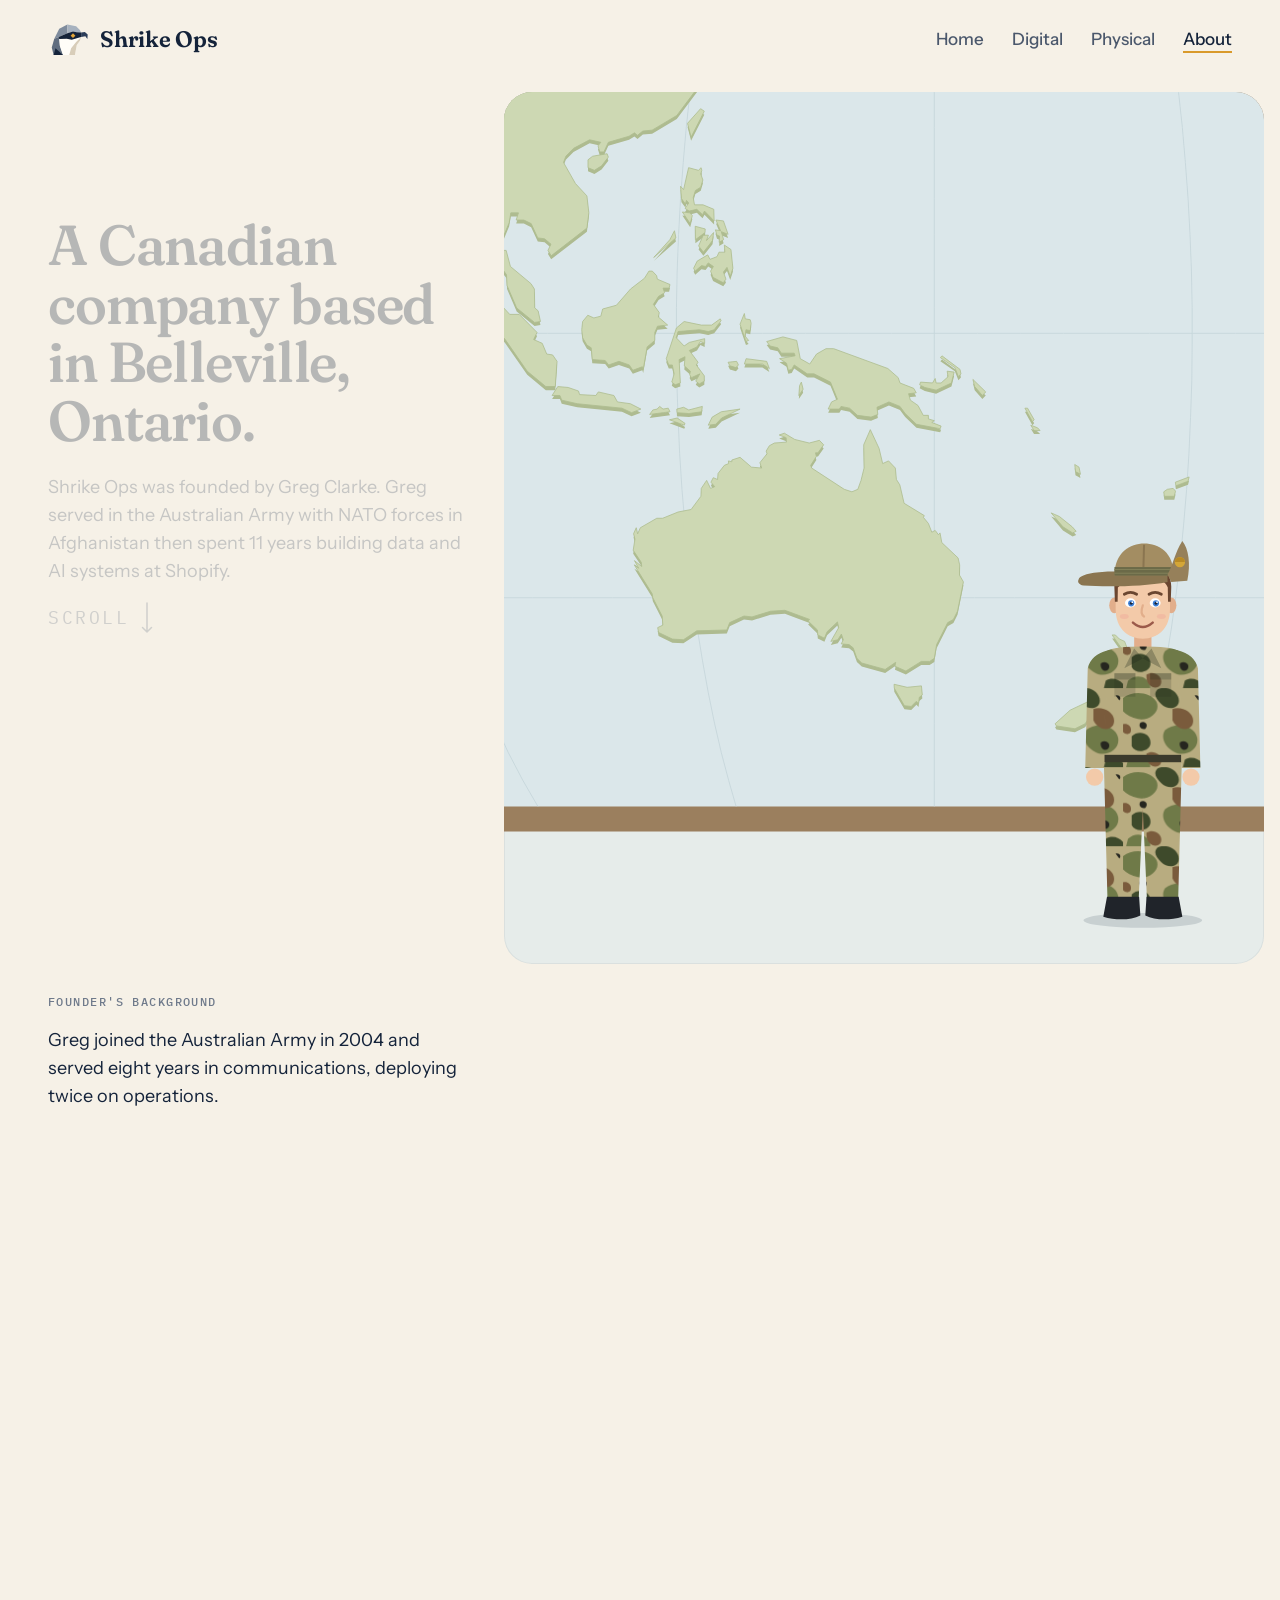
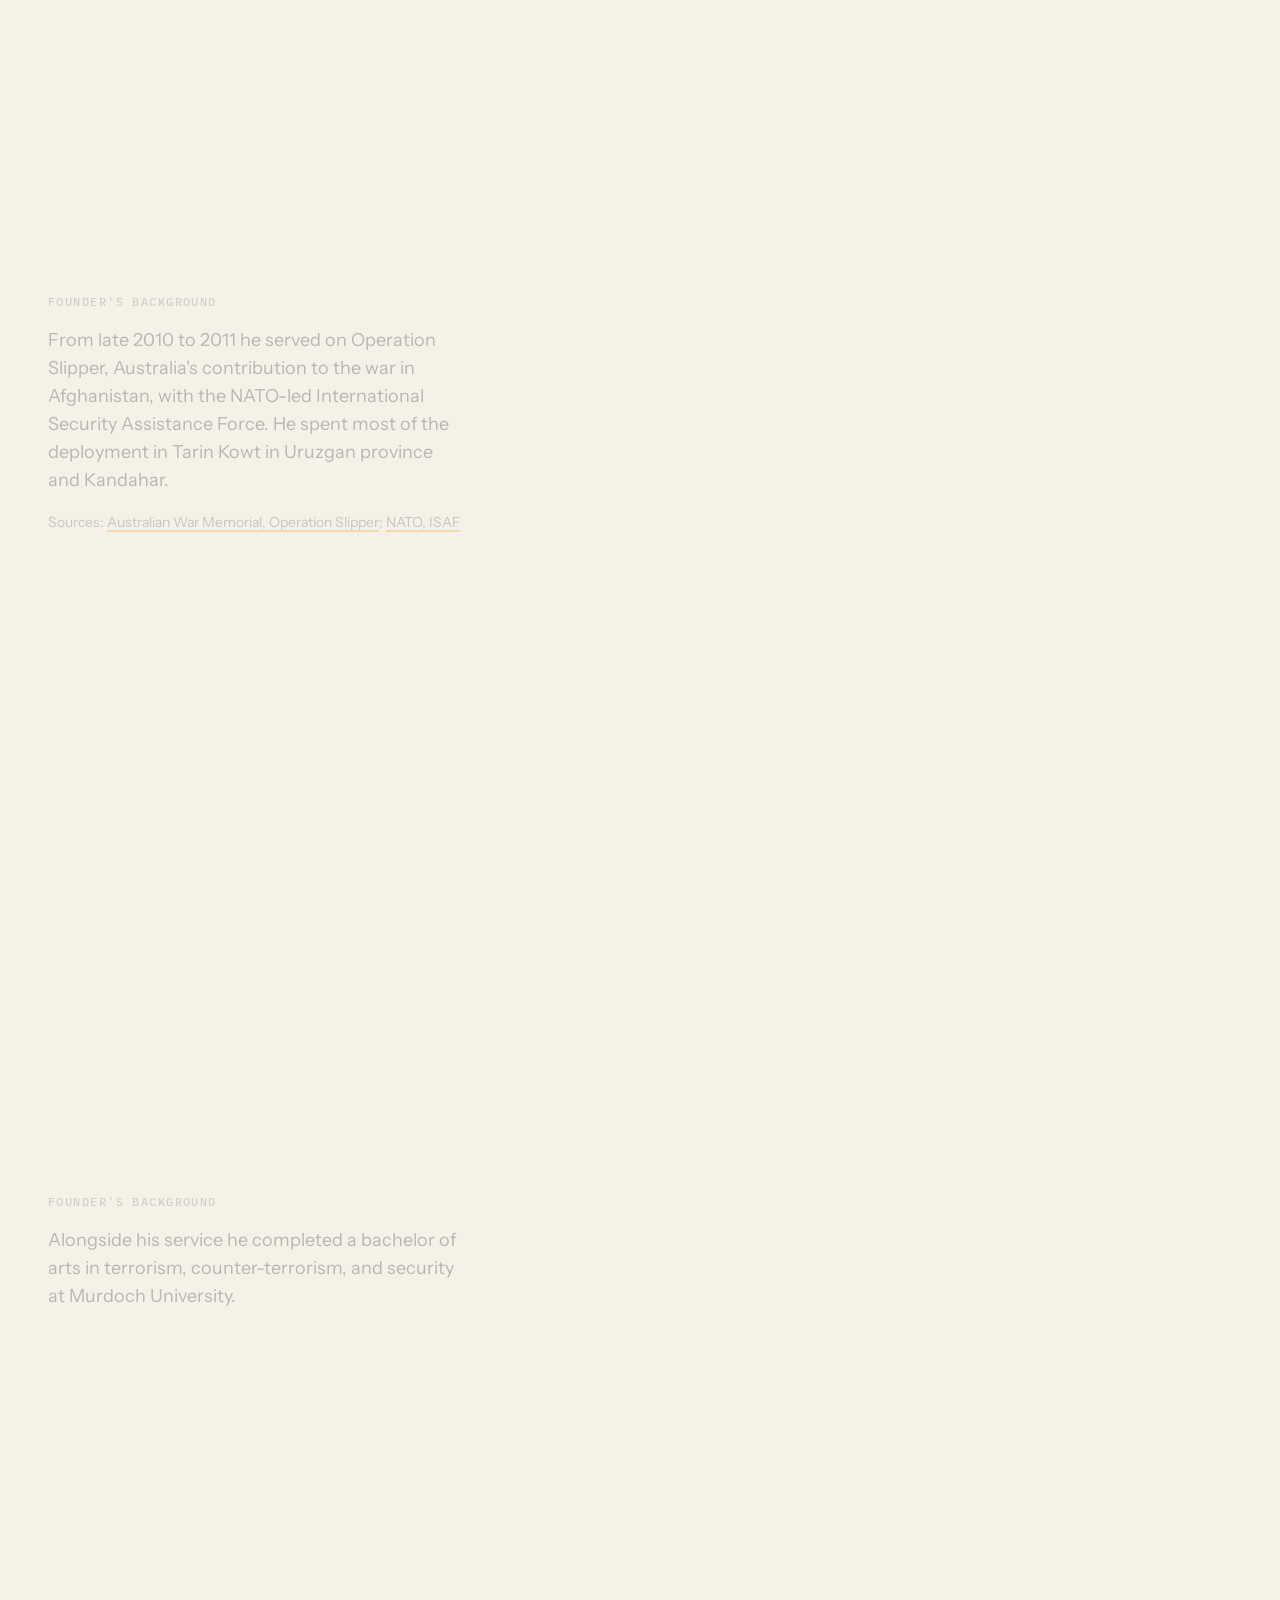
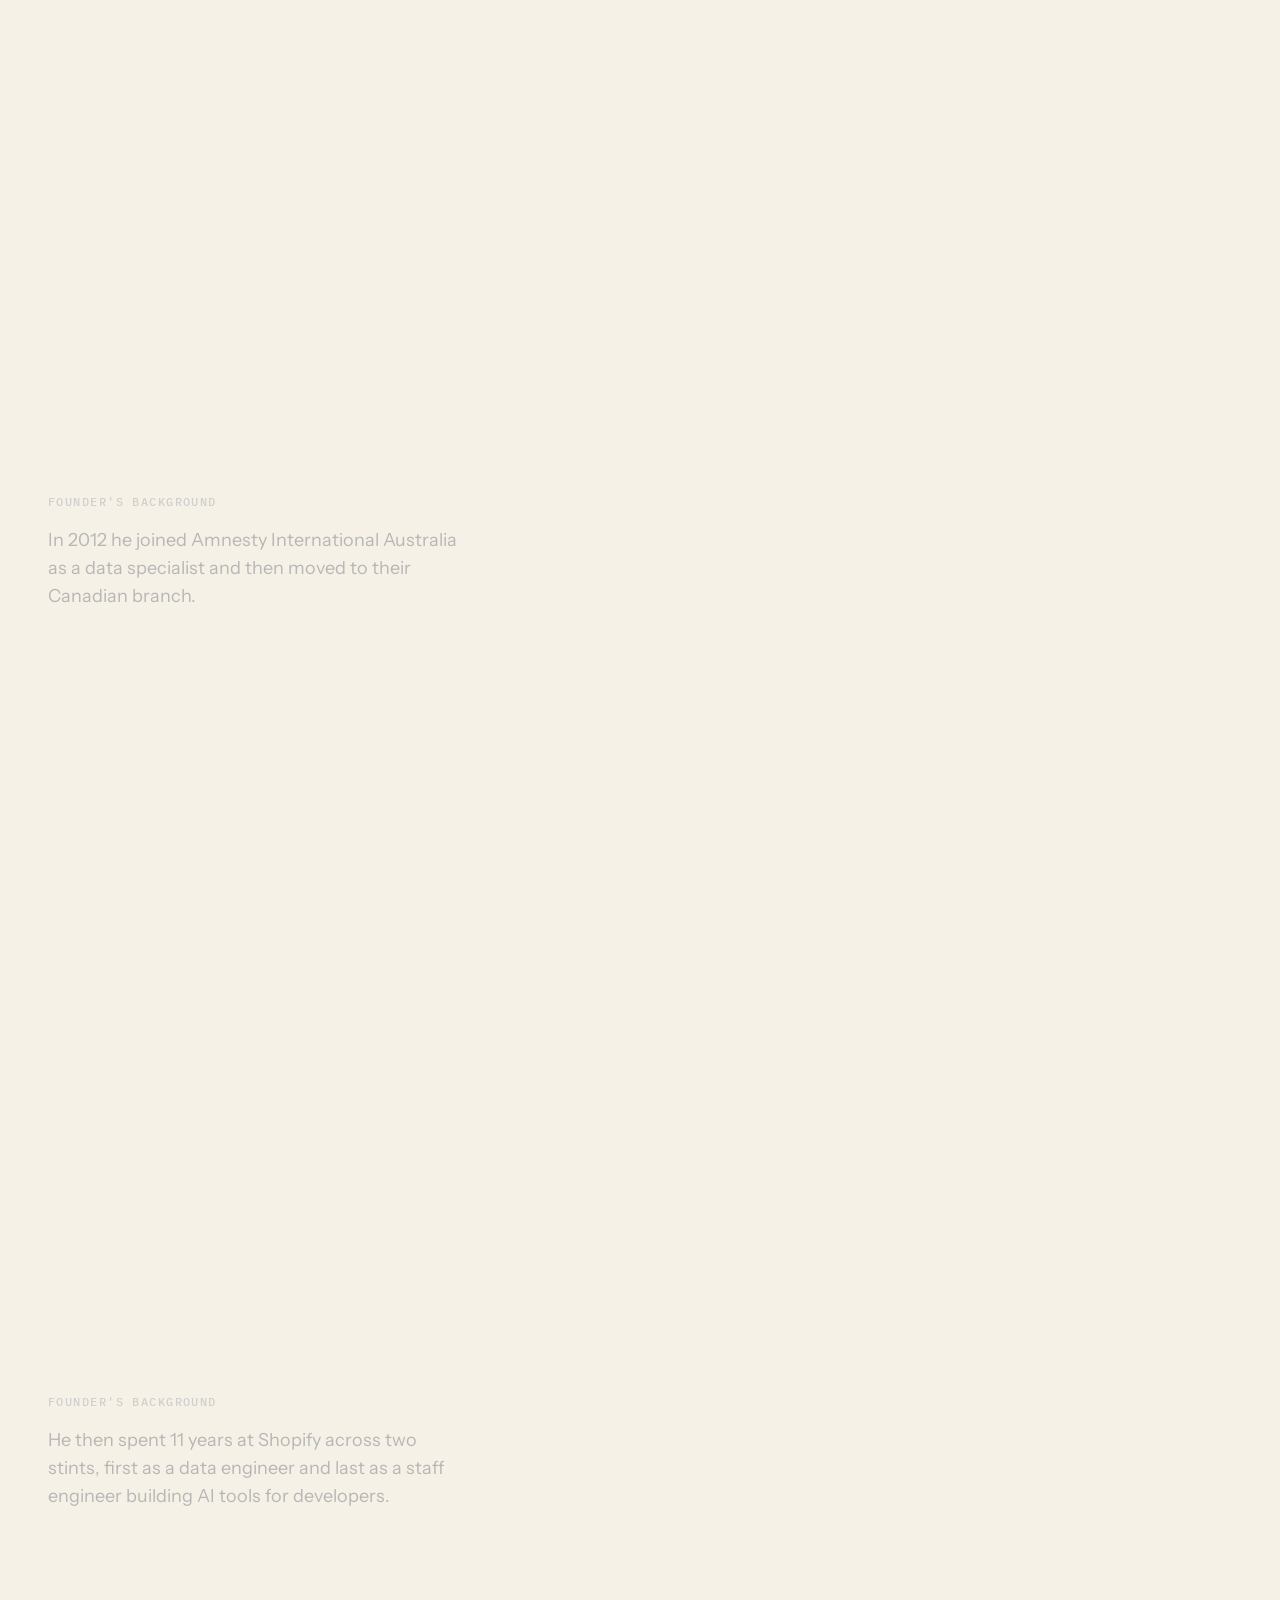
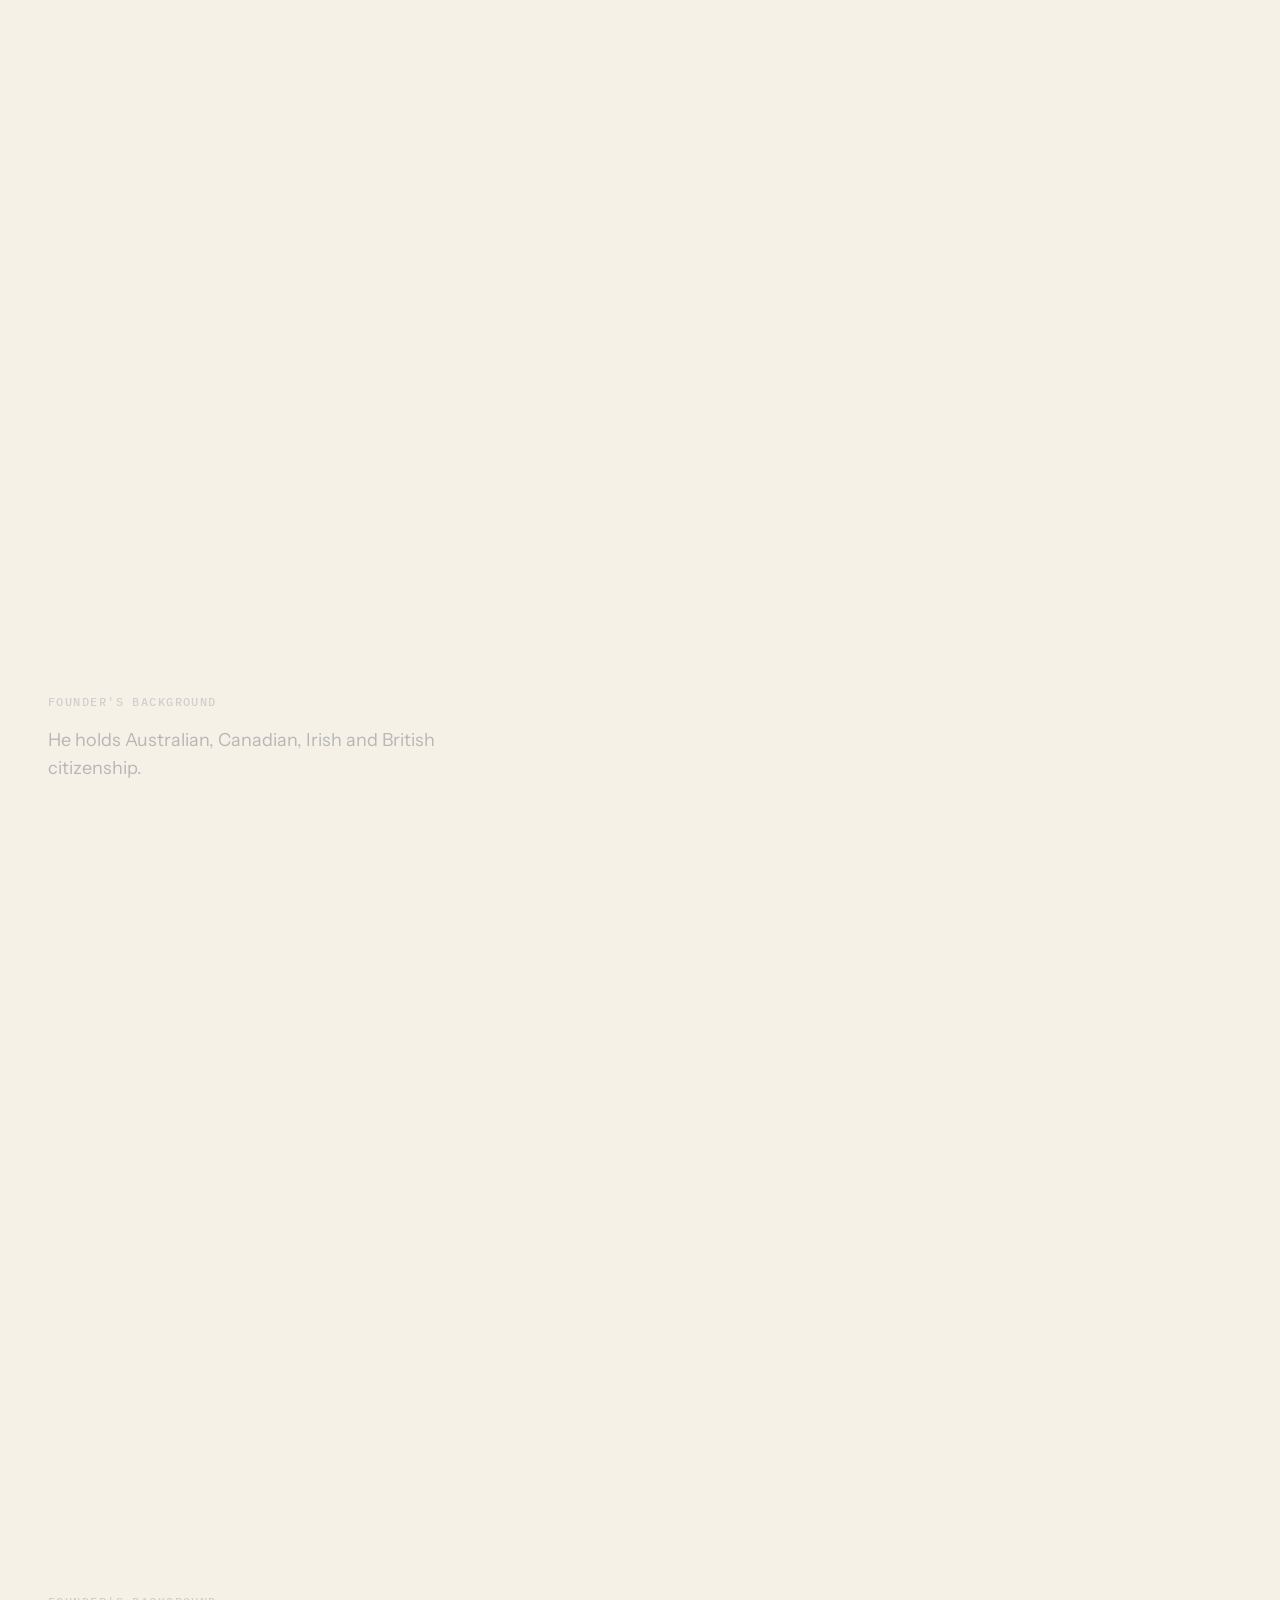
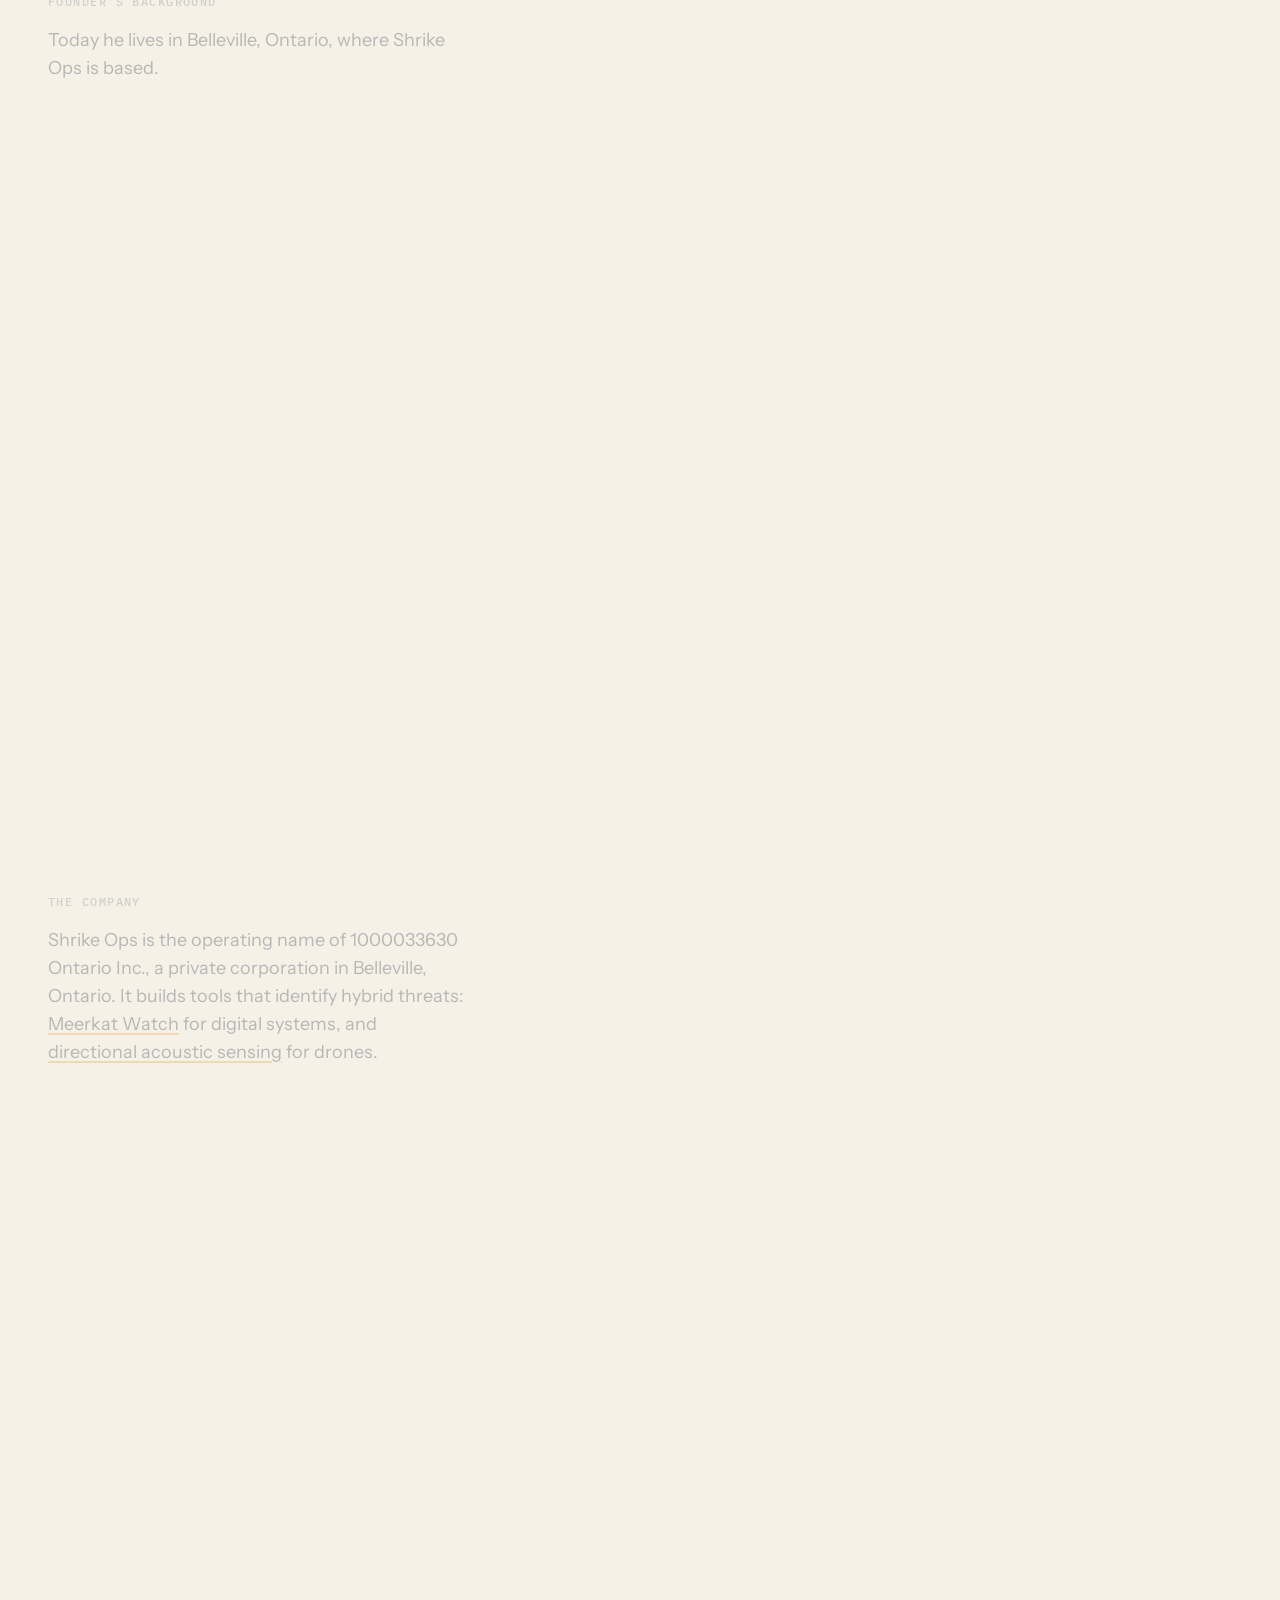
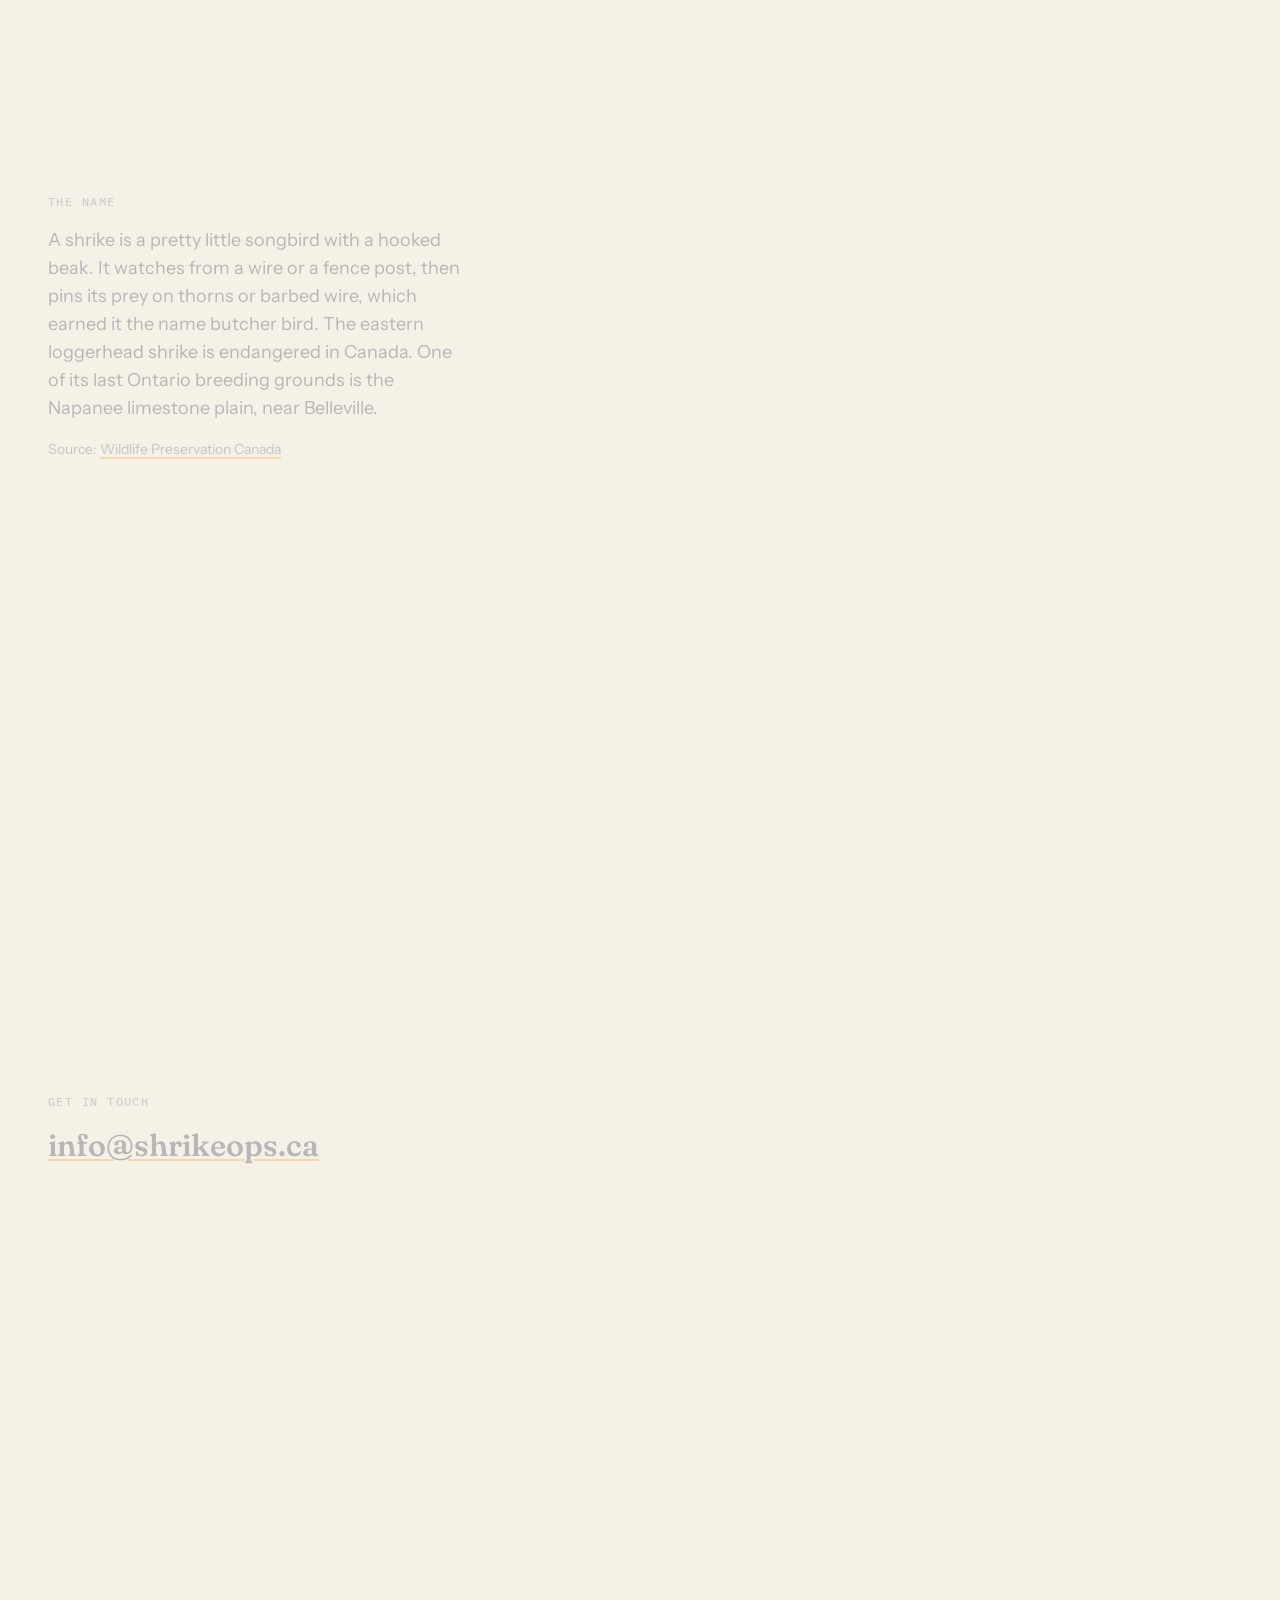
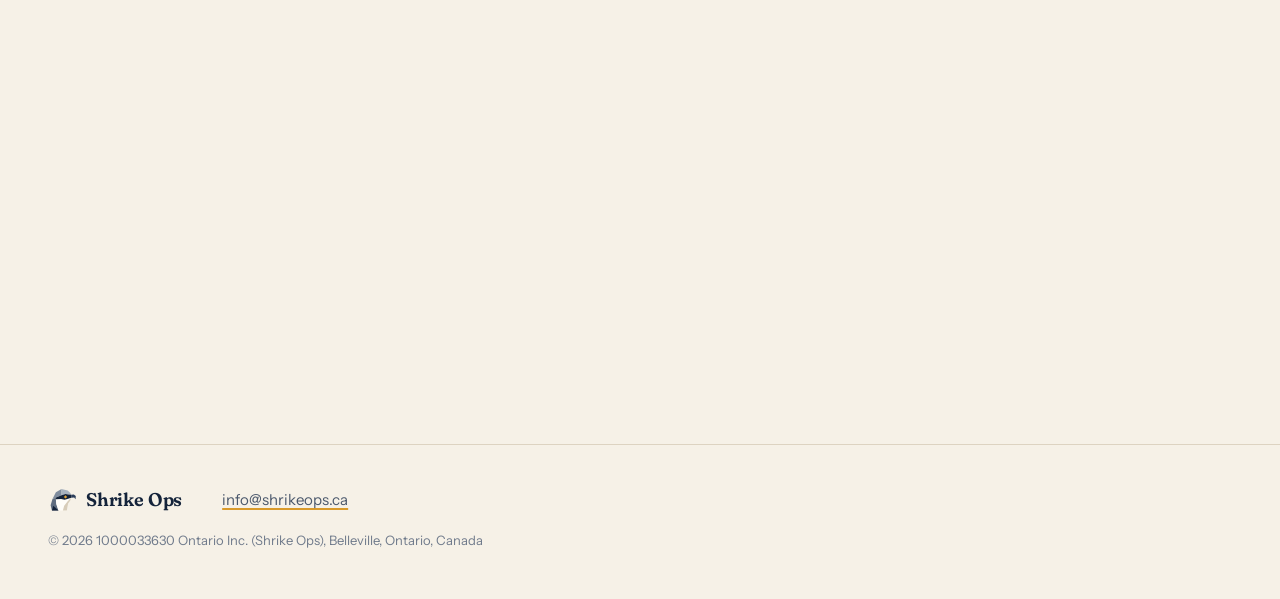
<file: site/about/index.html>
<!doctype html>
<html lang="en-CA" class="no-js">
<head>
  <meta charset="utf-8">
  <meta name="viewport" content="width=device-width, initial-scale=1, viewport-fit=cover">
  <title>About · Shrike Ops</title>
  <meta name="description" content="Shrike Ops is a Canadian company based in Belleville, Ontario, founded by Greg Clarke.">
  <link rel="icon" href="../assets/img/logo.svg" type="image/svg+xml">
  <link rel="preload" href="../assets/fonts/fraunces-var.woff2" as="font" type="font/woff2" crossorigin>
  <link rel="preload" href="../assets/fonts/instrument-sans-var.woff2" as="font" type="font/woff2" crossorigin>
  <link rel="stylesheet" href="../assets/css/site.css">
  <link rel="stylesheet" href="../assets/css/about.css">
  <script type="module" src="../assets/js/main.js"></script>
</head>
<body>
  <header class="site-header">
    <a class="brand" href="../" aria-label="Shrike Ops home">
      <img src="../assets/img/logo.svg" alt="" width="40" height="40">
      <span>Shrike Ops</span>
    </a>
    <nav class="site-nav" aria-label="Main">
      <ul>
        <li><a href="../">Home</a></li>
        <li><a href="../digital/">Digital</a></li>
        <li><a href="../physical/">Physical</a></li>
        <li><a href="./" aria-current="page">About</a></li>
      </ul>
    </nav>
  </header>

  <main>
    <article class="story" data-scene="about">
      <div class="story-stage" aria-hidden="true">
        <div class="stage">
          <svg class="fore" viewBox="0 0 400 300" preserveAspectRatio="xMinYMax meet">
            <g class="fore-wires">
              <path d="M-40 206 Q170 250 440 196" />
              <path d="M-40 222 Q170 268 440 212" />
            </g>
            <g class="fore-bird">
              <g transform="translate(50 114) scale(1.1)">
                <polygon class="b-dark" points="27,82 39,90 17,128 8,124" />
                <polygon class="b-back" points="35,33 52,40 49,72 32,88 22,76 25,48" />
                <polygon class="b-dark" points="24,50 51.5,46 54.5,68 44.8,89.3 37,92 21,82" />
                <polygon class="b-light" points="31,64 42,62 41,68 31,70" />
                <polygon class="b-light" points="49,40 69,34 74,50 71,68 61,86 44,90 53,68" />
                <polygon class="b-shade" points="71,68 61,86 51,90 63,72" />
                <path class="b-feet" d="M47 89 L46 100 M55 88 L54 100" />
                <g transform="translate(28 -2) scale(0.9)">
                  <polygon fill="#7f8c9d" points="10,30 18,14 31,7 31,21 17,27" />
                  <polygon fill="#a7b2bf" points="31,7 45,10 51,16 53,20 46,19.5 40,18.5 31,21" />
                  <polygon fill="#606d7f" points="10,30 17,27 18,30.5 19,41 24,56 9,56 6,44" />
                  <polygon fill="#fffdf8" points="18,30.5 30,29.8 38,31.5 46,29 53,27 51,33 46,40 43,56 24,56 19,41" />
                  <polygon fill="#14233a" points="17,27 31,21 40,18.5 46,19.5 53,20 53,27 46,29 38,31.5 30,29.8 18,30.5" />
                  <polygon fill="#2b3d59" points="53,20 59,19.3 63.5,23 63,30.5 59.8,26 53,27" />
                  <polygon fill="#e3a63a" points="40,21.2 43.8,25 40,28.8 36.2,25" />
                </g>
              </g>
            </g>
          </svg>
          <div class="greg-stage"></div>
        </div>
      </div>

      <div class="story-beats">
        <section class="beat beat--hero" data-beat="title">
          <div class="beat-card">
            <h1>A Canadian company based in Belleville, Ontario.</h1>
            <p class="lede">Shrike Ops was founded by Greg Clarke. Greg served in the Australian Army with NATO forces in Afghanistan then spent 11 years building data and AI systems at Shopify.</p>
            <p class="scroll-cue" aria-hidden="true">Scroll</p>
          </div>
        </section>

        <section class="beat" data-beat="army">
          <div class="beat-card">
            <p class="eyebrow">Founder's background</p>
            <p>Greg joined the Australian Army in 2004 and served eight years in communications, deploying twice on operations.</p>
          </div>
        </section>

        <section class="beat" data-beat="afghanistan">
          <div class="beat-card">
            <p class="eyebrow">Founder's background</p>
            <p>From late 2010 to 2011 he served on Operation Slipper, Australia's contribution to the war in Afghanistan, with the NATO-led International Security Assistance Force. He spent most of the deployment in Tarin Kowt in Uruzgan province and Kandahar.</p>
            <p class="source">Sources: <a href="https://www.awm.gov.au/collection/E84816">Australian War Memorial, Operation Slipper</a>; <a href="https://www.nato.int/cps/en/natohq/topics_69366.htm">NATO, ISAF</a></p>
          </div>
        </section>

        <section class="beat" data-beat="degree">
          <div class="beat-card">
            <p class="eyebrow">Founder's background</p>
            <p>Alongside his service he completed a bachelor of arts in terrorism, counter-terrorism, and security at Murdoch University.</p>
          </div>
        </section>

        <section class="beat" data-beat="amnesty">
          <div class="beat-card">
            <p class="eyebrow">Founder's background</p>
            <p>In 2012 he joined Amnesty International Australia as a data specialist and then moved to their Canadian branch.</p>
          </div>
        </section>

        <section class="beat" data-beat="shopify">
          <div class="beat-card">
            <p class="eyebrow">Founder's background</p>
            <p>He then spent 11 years at Shopify across two stints, first as a data engineer and last as a staff engineer building AI tools for developers.</p>
          </div>
        </section>

        <section class="beat" data-beat="citizenships">
          <div class="beat-card">
            <p class="eyebrow">Founder's background</p>
            <p>He holds Australian, Canadian, Irish and British citizenship.</p>
          </div>
        </section>

        <section class="beat" data-beat="belleville">
          <div class="beat-card">
            <p class="eyebrow">Founder's background</p>
            <p>Today he lives in Belleville, Ontario, where Shrike Ops is based.</p>
          </div>
        </section>

        <section class="beat" data-beat="company">
          <div class="beat-card">
            <p class="eyebrow">The company</p>
            <p>Shrike Ops is the operating name of 1000033630 Ontario Inc., a private corporation in Belleville, Ontario. It builds tools that identify hybrid threats: <a href="../digital/">Meerkat Watch</a> for digital systems, and <a href="../physical/">directional acoustic sensing</a> for drones.</p>
          </div>
        </section>

        <section class="beat" data-beat="shrike">
          <div class="beat-card">
            <p class="eyebrow">The name</p>
            <p>A shrike is a pretty little songbird with a hooked beak. It watches from a wire or a fence post, then pins its prey on thorns or barbed wire, which earned it the name butcher bird. The eastern loggerhead shrike is endangered in Canada. One of its last Ontario breeding grounds is the Napanee limestone plain, near Belleville.</p>
            <p class="source">Source: <a href="https://wildlifepreservation.ca/species/loggerheadshrike/">Wildlife Preservation Canada</a></p>
          </div>
        </section>

        <section class="beat beat--last" data-beat="contact">
          <div class="beat-card">
            <p class="eyebrow">Get in touch</p>
            <p class="closing"><a href="mailto:info@shrikeops.ca">info@shrikeops.ca</a></p>
          </div>
        </section>
      </div>
    </article>
  </main>

  <footer class="site-footer">
    <div class="footer-brand">
      <img src="../assets/img/logo.svg" alt="" width="28" height="28">
      <span>Shrike Ops</span>
    </div>
    <p><a href="mailto:info@shrikeops.ca">info@shrikeops.ca</a></p>
    <p class="legal">&copy; 2026 1000033630 Ontario Inc. (Shrike Ops), Belleville, Ontario, Canada</p>
  </footer>
</body>
</html>
</file>
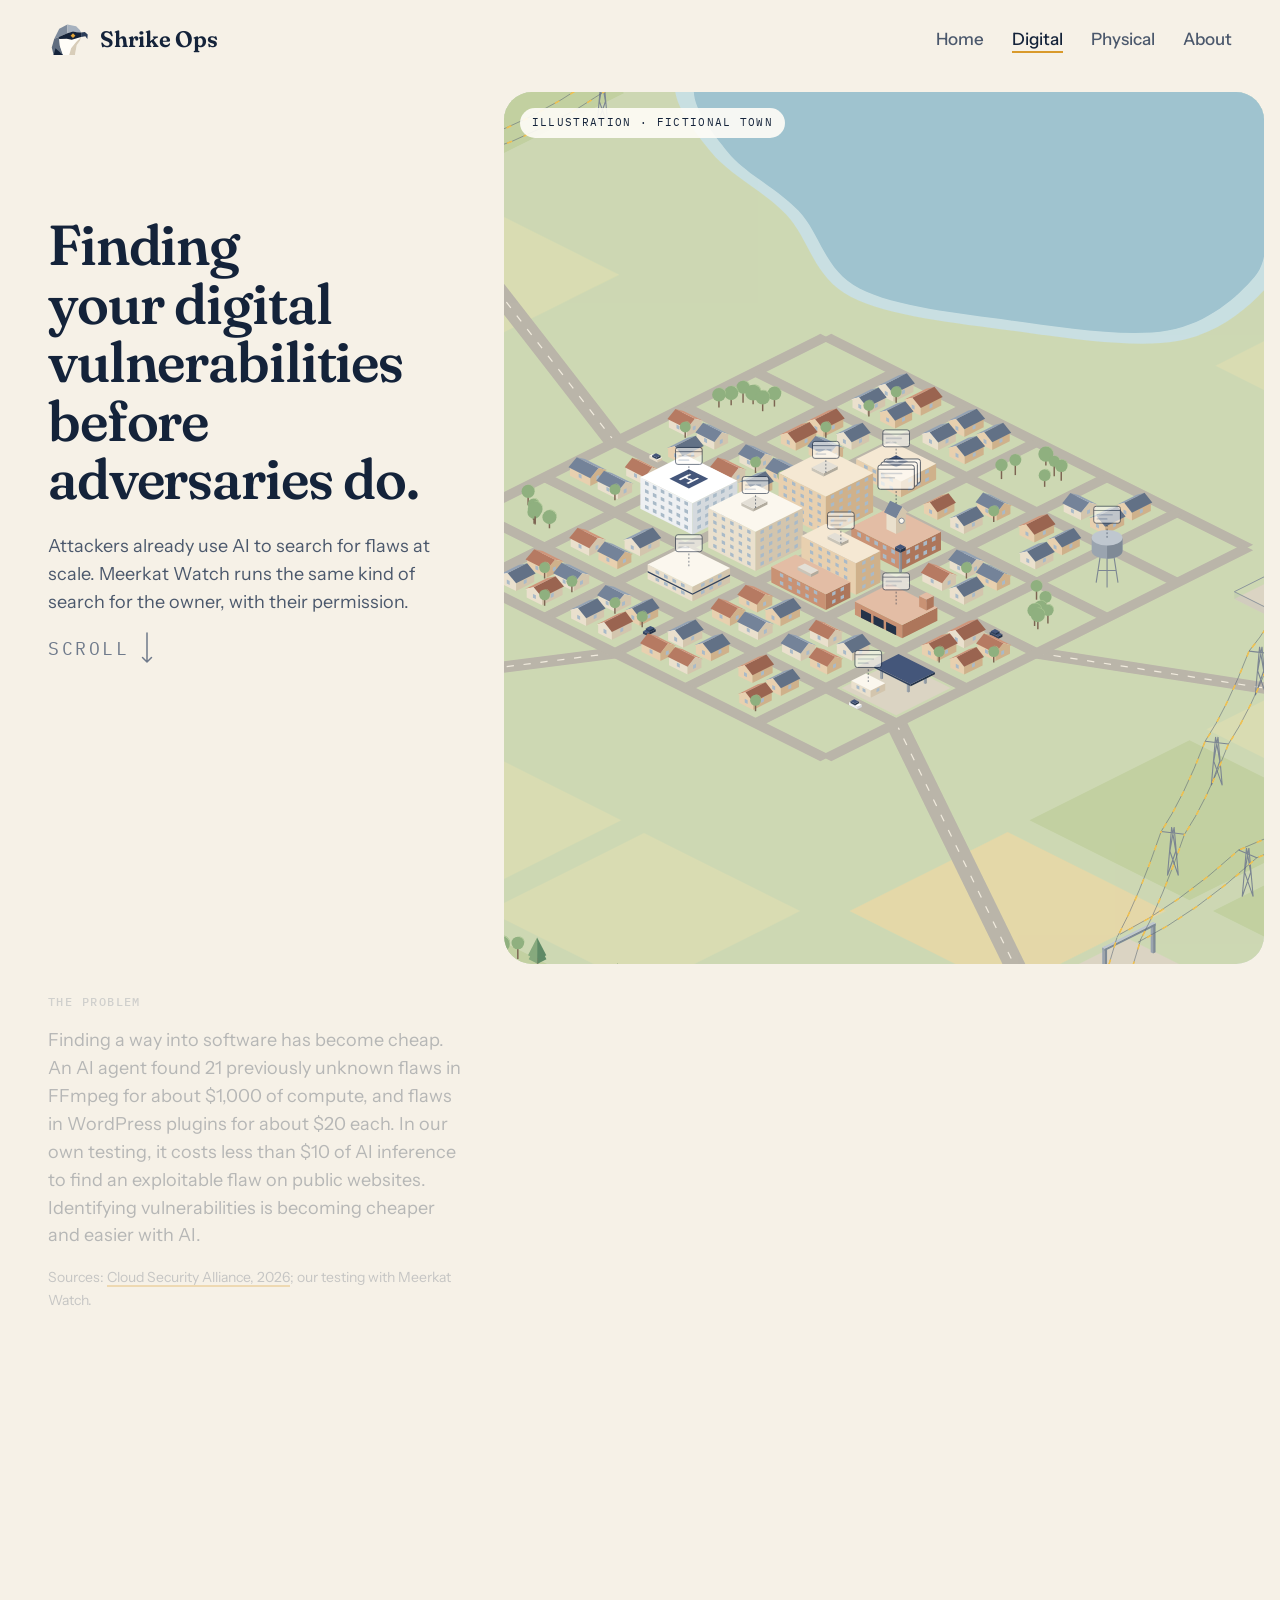
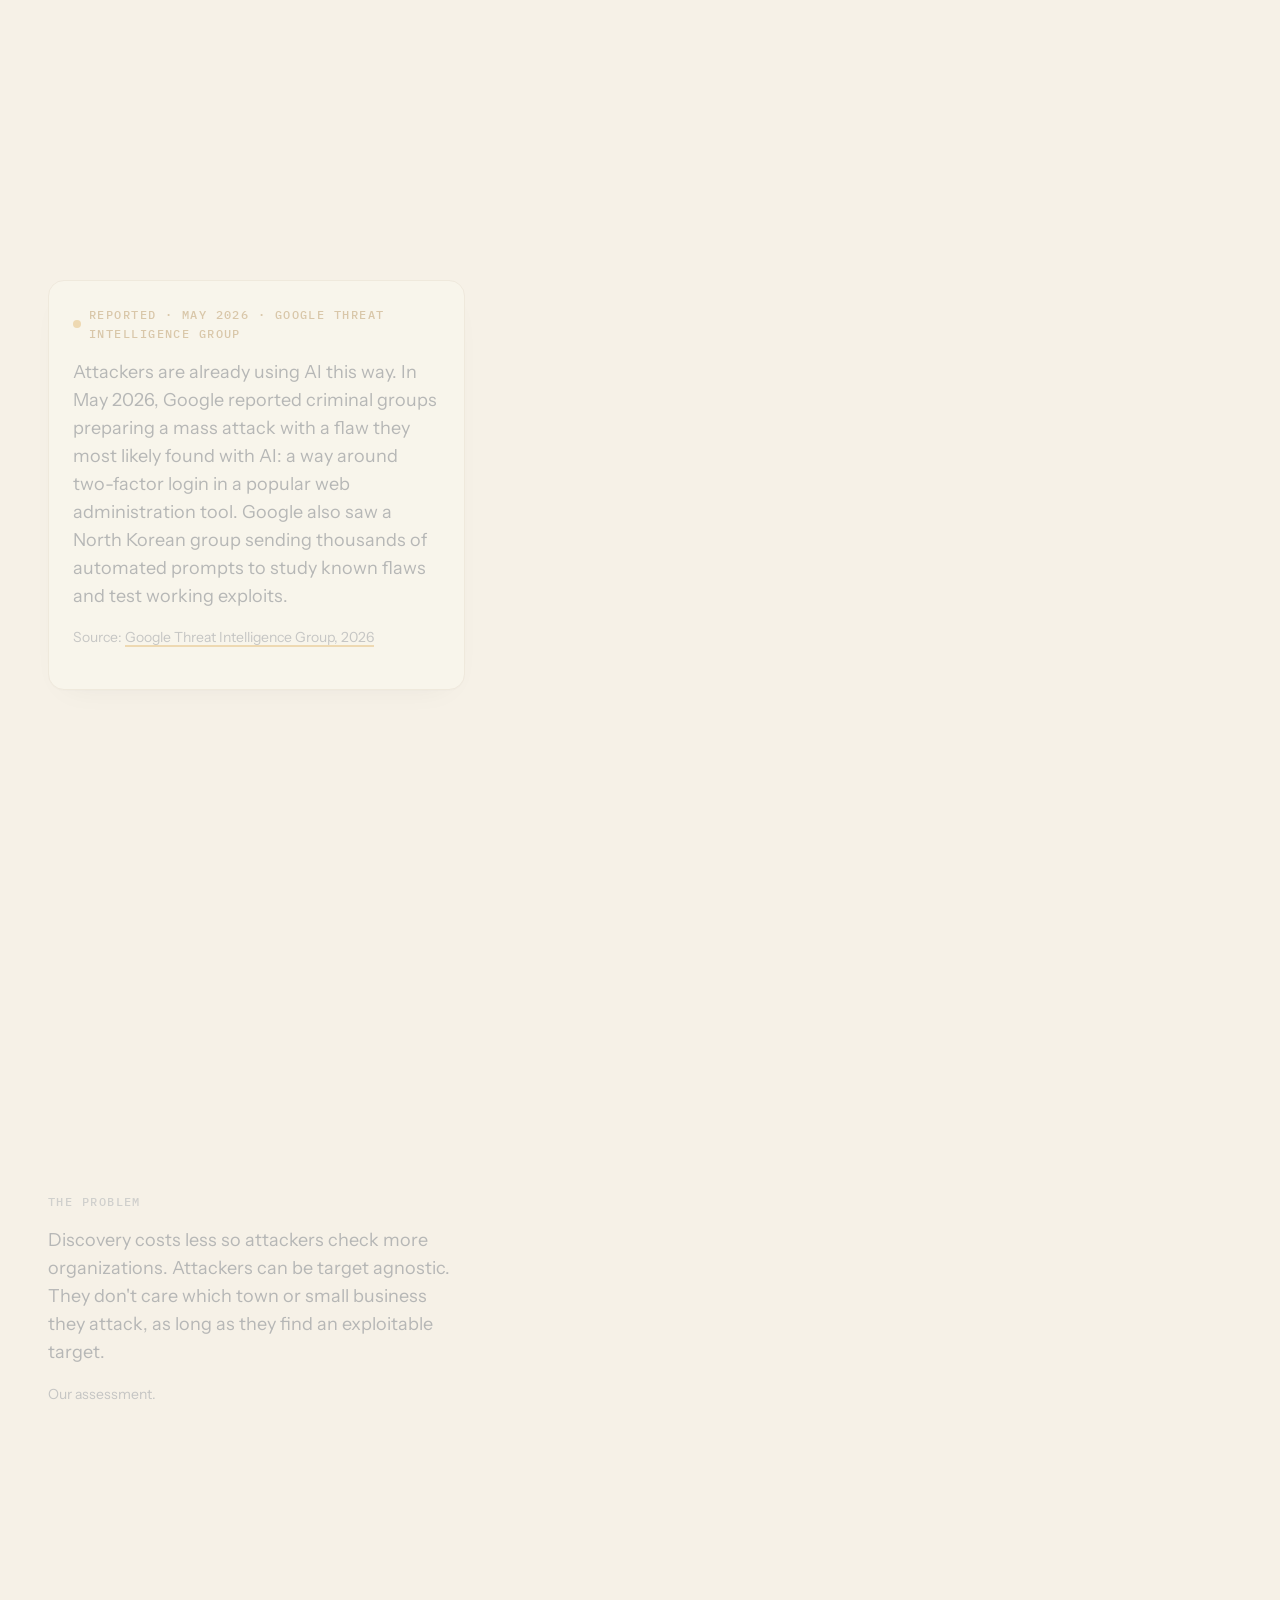
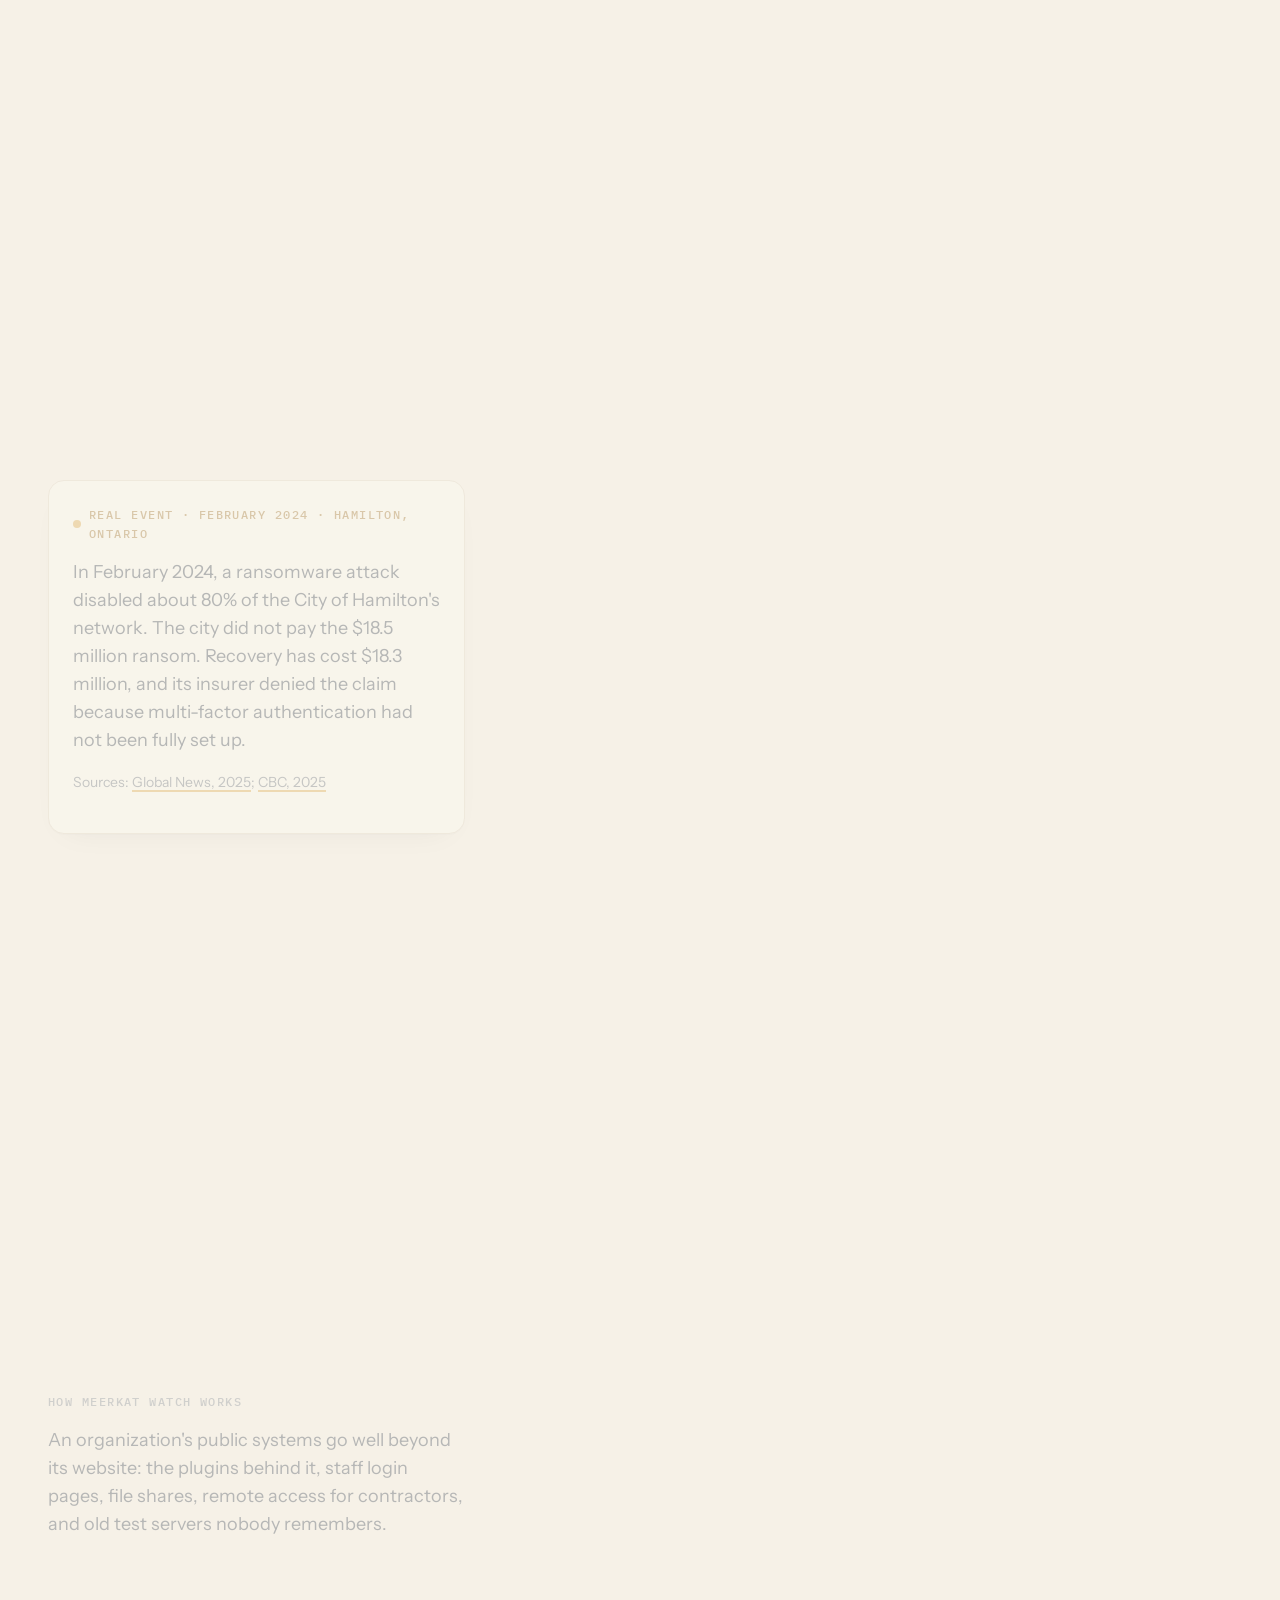
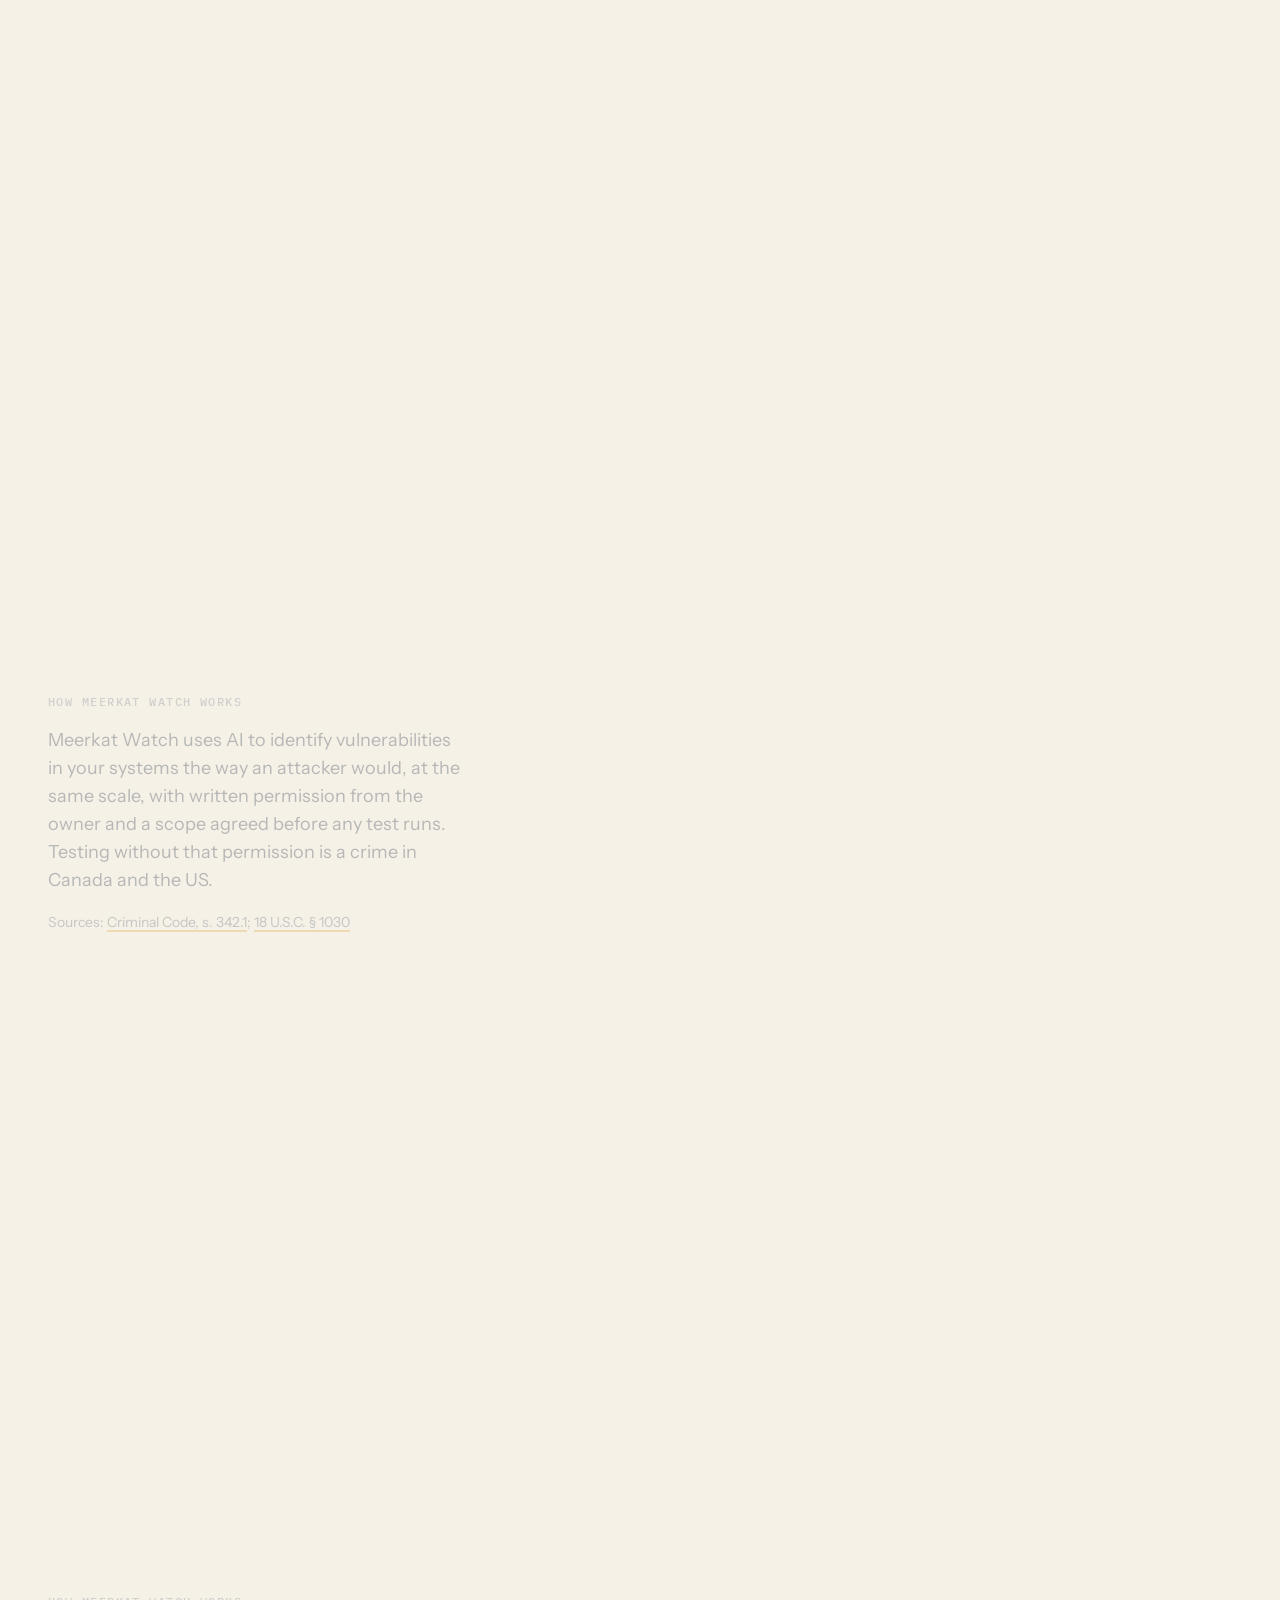
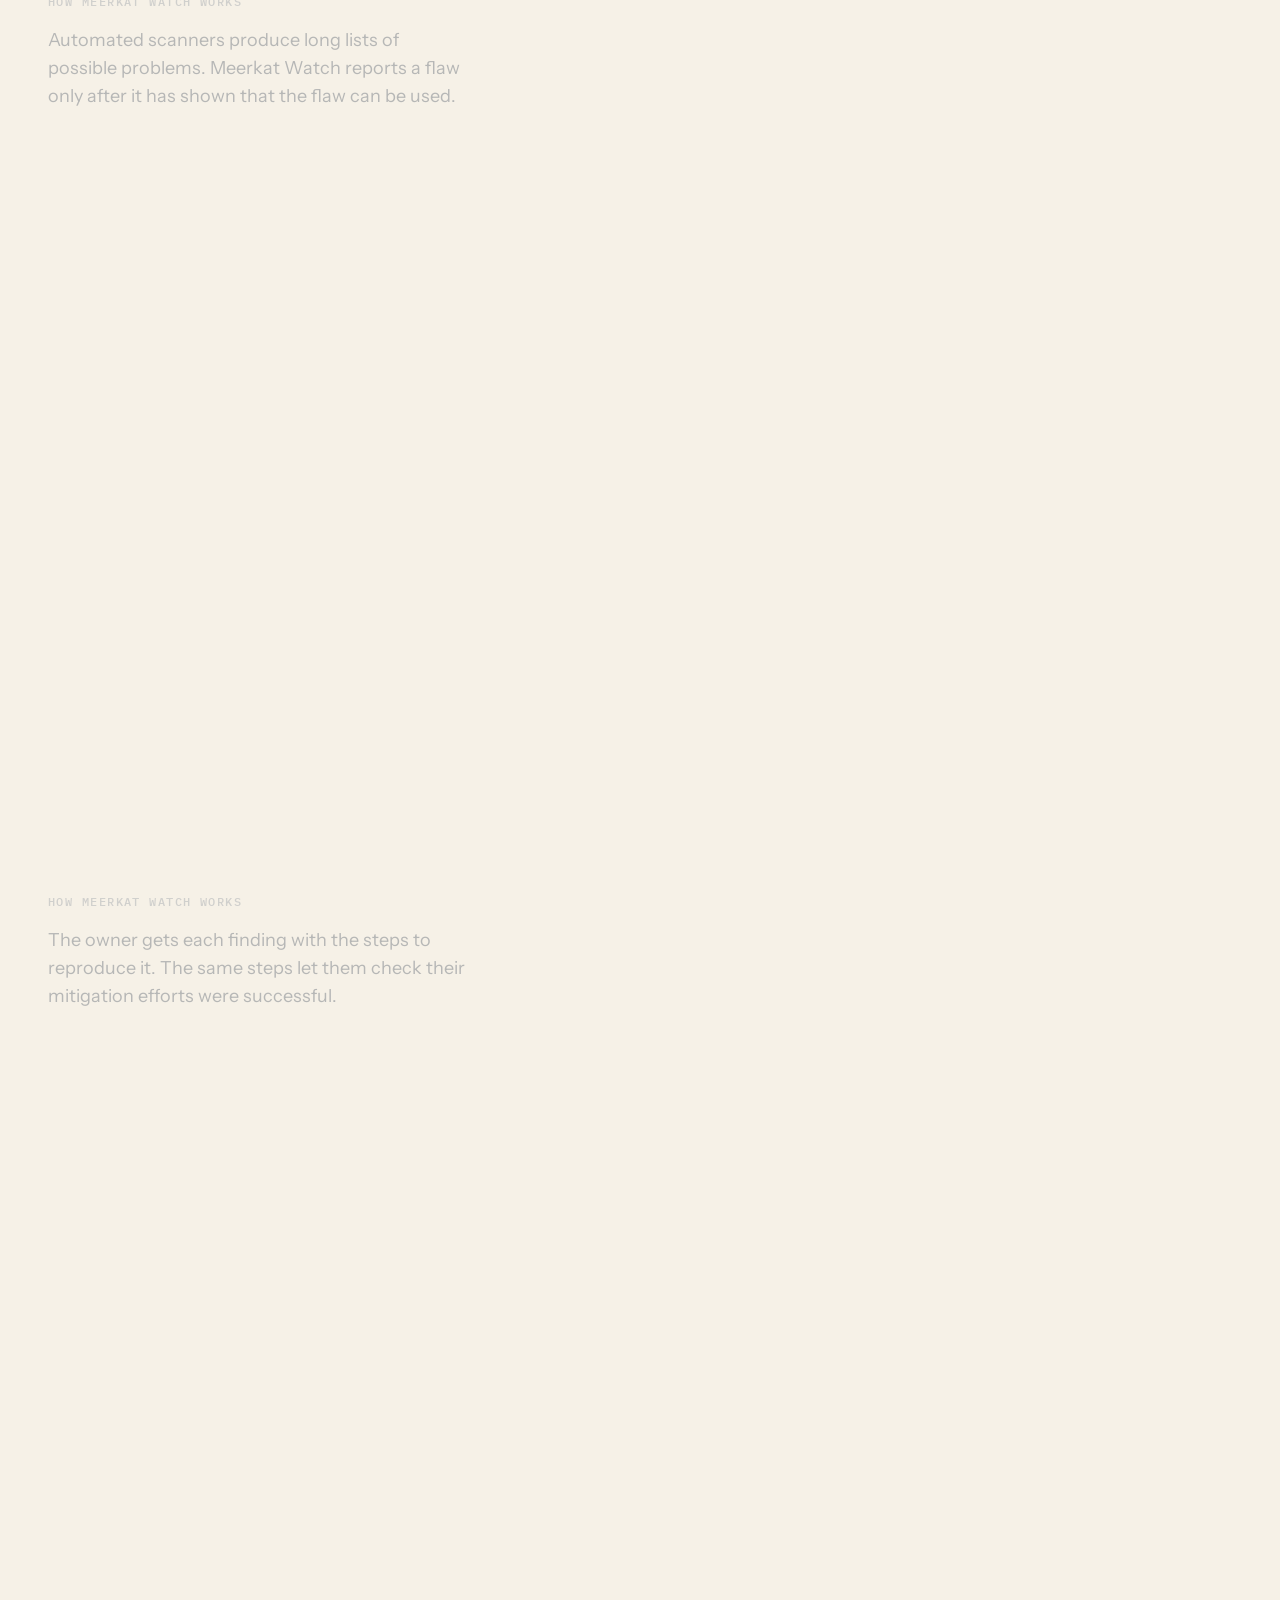
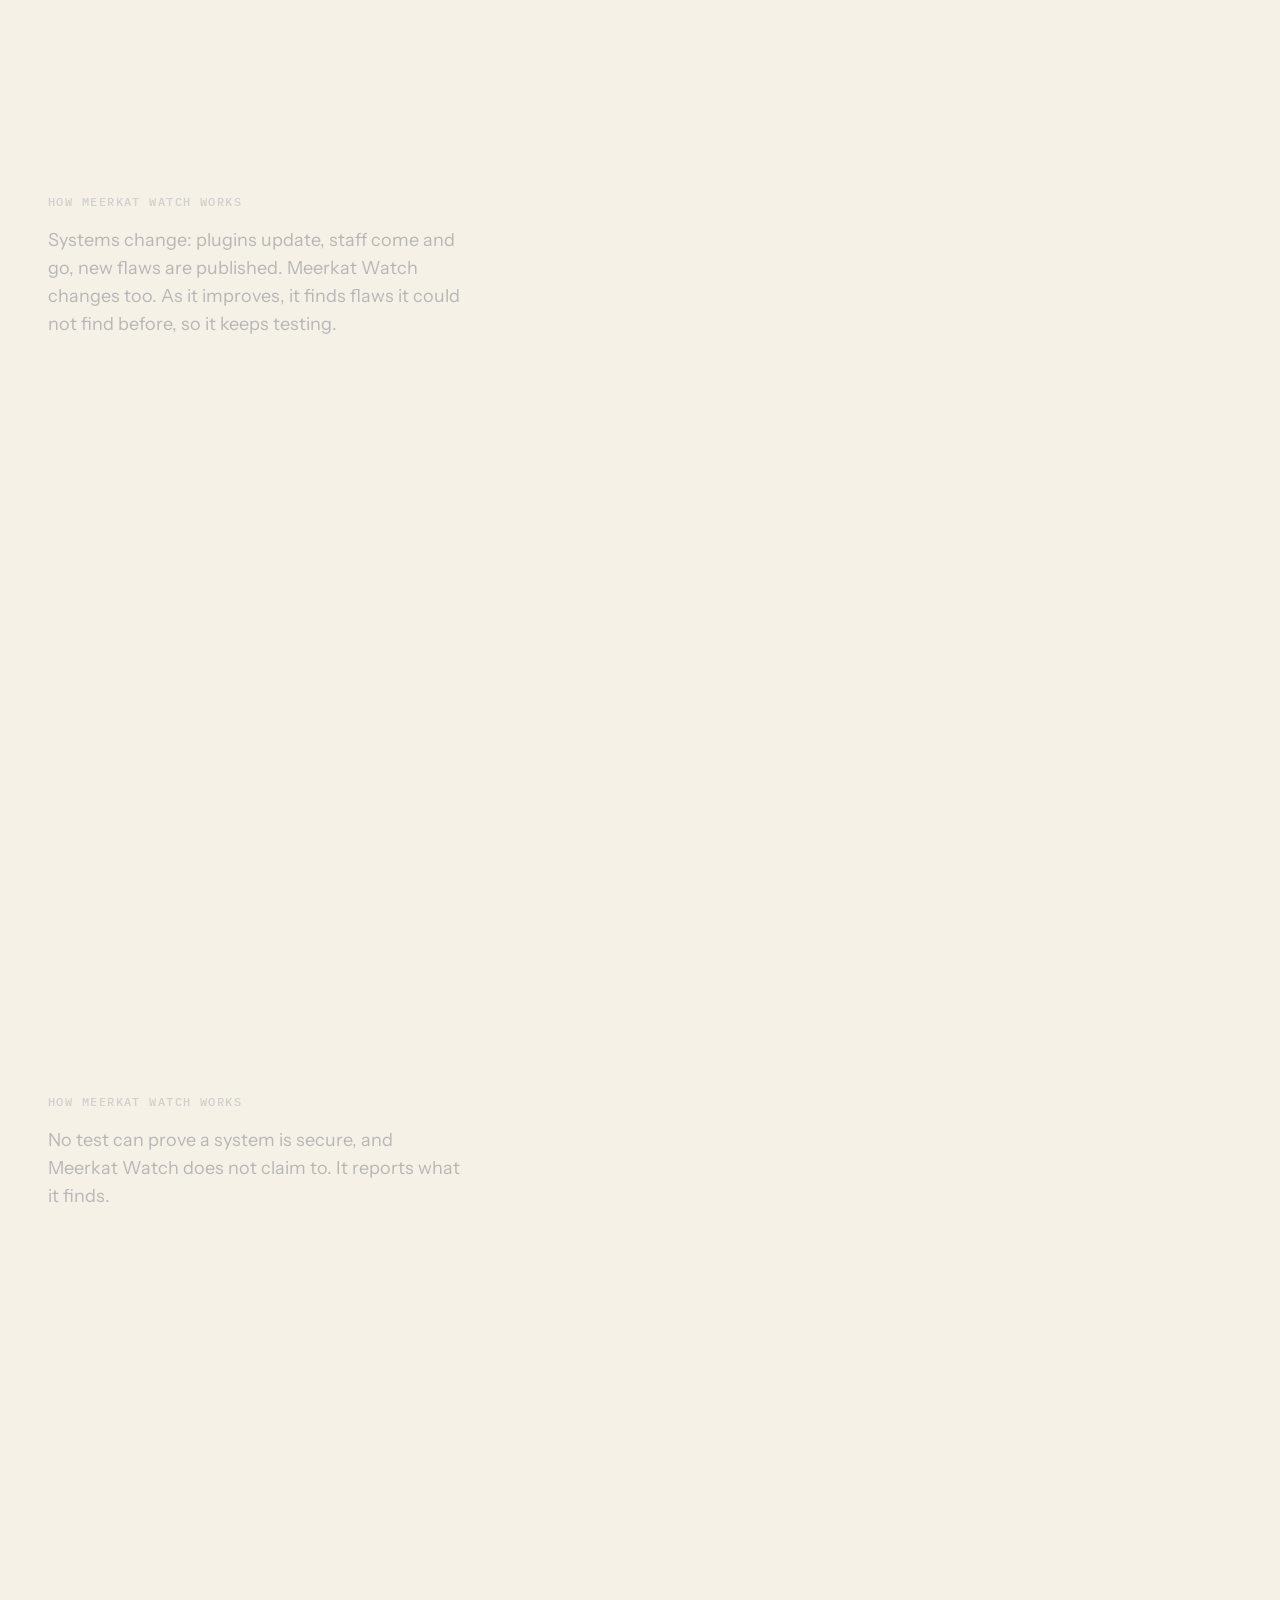
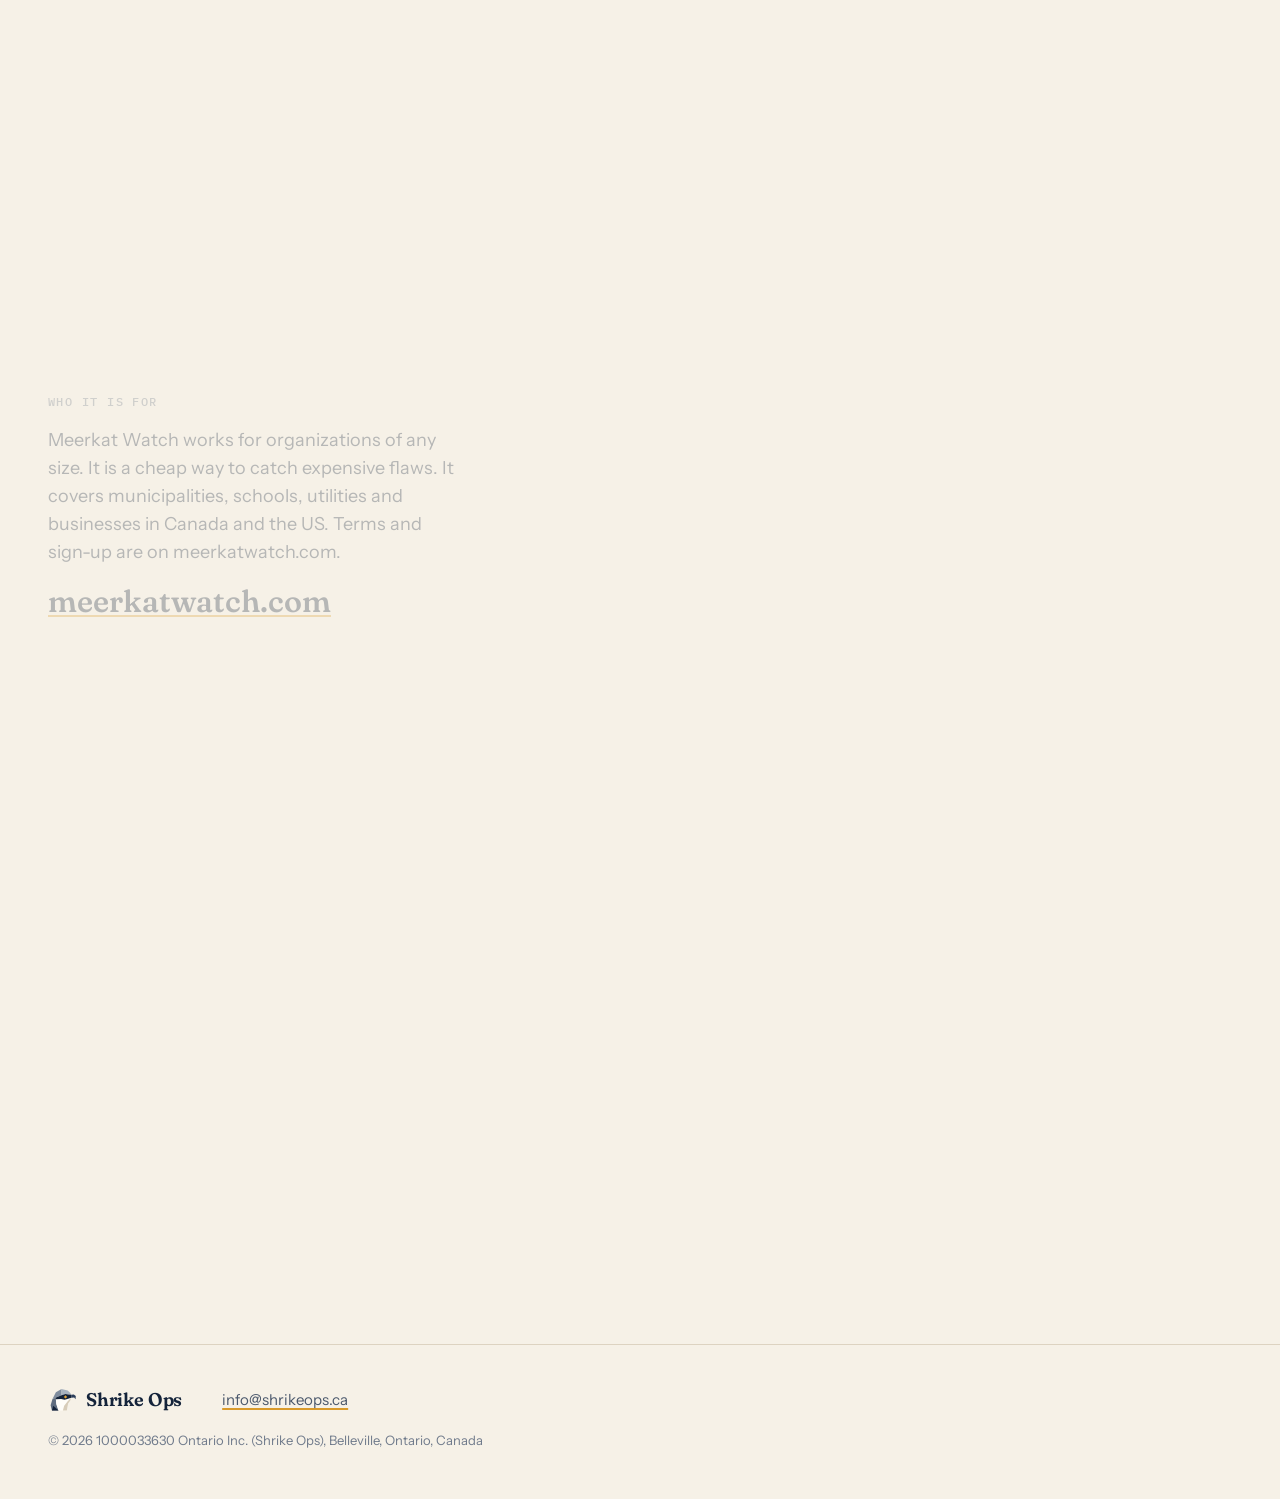
<file: site/digital/index.html>
<!doctype html>
<html lang="en-CA" class="no-js">
<head>
  <meta charset="utf-8">
  <meta name="viewport" content="width=device-width, initial-scale=1, viewport-fit=cover">
  <title>Meerkat Watch · Shrike Ops</title>
  <meta name="description" content="Meerkat Watch finds the flaws an attacker would use in an organization's public systems, with the owner's permission, and reports them first.">
  <link rel="icon" href="../assets/img/logo.svg" type="image/svg+xml">
  <link rel="preload" href="../assets/fonts/fraunces-var.woff2" as="font" type="font/woff2" crossorigin>
  <link rel="preload" href="../assets/fonts/instrument-sans-var.woff2" as="font" type="font/woff2" crossorigin>
  <link rel="stylesheet" href="../assets/css/site.css">
  <link rel="stylesheet" href="../assets/css/digital.css">
  <script type="module" src="../assets/js/main.js"></script>
</head>
<body>
  <header class="site-header">
    <a class="brand" href="../" aria-label="Shrike Ops home">
      <img src="../assets/img/logo.svg" alt="" width="40" height="40">
      <span>Shrike Ops</span>
    </a>
    <nav class="site-nav" aria-label="Main">
      <ul>
        <li><a href="../">Home</a></li>
        <li><a href="./" aria-current="page">Digital</a></li>
        <li><a href="../physical/">Physical</a></li>
        <li><a href="../about/">About</a></li>
      </ul>
    </nav>
  </header>

  <main>
    <article class="story" data-scene="digital">
      <div class="story-stage" aria-hidden="true">
        <div class="stage">
          <div class="stage-chips">
            <p class="stage-chip stage-chip--on">Illustration · fictional town</p>
          </div>
          <div class="readout">
            <p class="readout-label"></p>
            <p class="readout-value"></p>
          </div>
          <ul class="stage-legend">
            <li class="legend-attack">Attacker scan, live flaw</li>
            <li class="legend-watch">Meerkat Watch test, fixed flaw</li>
            <li class="legend-out">Out of scope</li>
          </ul>

          <div class="stage-dim"></div>

          <figure class="plate" data-plate="ai-at-scale" data-motion="prompts">
            <figcaption class="plate-label">Reported · May 2026 · Google Threat Intelligence Group</figcaption>
            <svg viewBox="0 0 360 230" role="presentation">
              <g class="ink">
                <rect x="16" y="14" width="150" height="172" rx="10" class="paper-fill" />
                <path d="M16 38 H166" />
                <rect x="32" y="50" width="118" height="18" rx="4" />
                <rect x="32" y="76" width="118" height="18" rx="4" />
                <path d="M32 118 h14 v18 h-14 z M52 118 h14 v18 h-14 z M72 118 h14 v18 h-14 z M92 118 h14 v18 h-14 z M112 118 h14 v18 h-14 z M132 118 h14 v18 h-14 z" />
                <rect x="54" y="152" width="74" height="18" rx="9" class="ink-fill" />
              </g>
              <path class="strike" d="M26 113 L156 141 M156 113 L26 141" />
              <rect x="186" y="14" width="160" height="150" rx="10" class="terminal" />
              <g class="prompts">
                <path class="prompt-line" d="M198 32 l4 3 -4 3 M208 35 h96" />
                <path class="prompt-line" d="M198 47 l4 3 -4 3 M208 50 h74" />
                <path class="prompt-line" d="M198 62 l4 3 -4 3 M208 65 h110" />
                <path class="prompt-line" d="M198 77 l4 3 -4 3 M208 80 h86" />
                <path class="prompt-line" d="M198 92 l4 3 -4 3 M208 95 h96" />
                <path class="prompt-line" d="M198 107 l4 3 -4 3 M208 110 h74" />
                <path class="prompt-line" d="M198 122 l4 3 -4 3 M208 125 h110" />
                <path class="prompt-line" d="M198 137 l4 3 -4 3 M208 140 h86" />
              </g>
              <g class="plate-notes">
                <text x="30" y="30">admin login</text>
                <text x="32" y="109">second step</text>
                <text x="16" y="206">two-factor login bypassed,</text>
                <text x="16" y="220">flaw most likely found with AI</text>
                <text x="186" y="182">thousands of prompts</text>
                <text x="186" y="196">from a North Korean group</text>
              </g>
            </svg>
          </figure>

          <figure class="plate" data-plate="hamilton" data-motion="network-down">
            <figcaption class="plate-label">Real event · February 2024 · Hamilton, Ontario</figcaption>
            <svg viewBox="0 0 360 230" role="presentation">
              <g class="ink">
                <rect x="40" y="26" width="84" height="104" class="paper-fill" />
                <path d="M51.5 32 V124 M63 32 V124 M74.5 32 V124 M86 32 V124 M97.5 32 V124 M109 32 V124 M46 44 H118 M46 58 H118 M46 72 H118 M46 86 H118 M46 100 H118 M46 114 H118" class="grid" />
                <rect x="16" y="130" width="132" height="34" class="paper-fill" />
                <path d="M24 144 H140" class="grid" />
                <rect x="70" y="148" width="24" height="16" />
                <path d="M8 164 H156" />
              </g>
              <g class="network">
                <path class="net-link" data-down="0.1" d="M206 40 L254 28" />
                <path class="net-link" data-down="0.4" d="M254 28 L306 40" />
                <path class="net-link" data-down="0.4" d="M306 40 L340 78" />
                <path class="net-link" data-down="0.1" d="M206 40 L226 86" />
                <path class="net-link" data-down="0.5" d="M254 28 L282 76" />
                <path class="net-link" data-down="0.4" d="M306 40 L282 76" />
                <path class="net-link" data-down="0.6" d="M340 78 L320 120" />
                <path class="net-link" data-down="0.2" d="M226 86 L282 76" />
                <path class="net-link" data-down="0.2" d="M226 86 L206 132" />
                <path class="net-link" data-down="0.5" d="M282 76 L256 122" />
                <path class="net-link" data-down="0.5" d="M282 76 L320 120" />
                <path class="net-link" data-down="0.3" d="M206 132 L256 122" />
                <path class="net-link" data-down="0.8" d="M256 122 L300 152" />
                <path class="net-link" data-down="0.7" d="M320 120 L300 152" />
                <circle class="net-node" data-down="0.1" cx="206" cy="40" r="7" />
                <circle class="net-node" data-down="2" cx="254" cy="28" r="7" />
                <circle class="net-node" data-down="0.4" cx="306" cy="40" r="7" />
                <circle class="net-node" data-down="0.6" cx="340" cy="78" r="7" />
                <circle class="net-node" data-down="0.2" cx="226" cy="86" r="7" />
                <circle class="net-node" data-down="0.5" cx="282" cy="76" r="7" />
                <circle class="net-node" data-down="0.7" cx="320" cy="120" r="7" />
                <circle class="net-node" data-down="0.3" cx="206" cy="132" r="7" />
                <circle class="net-node" data-down="2" cx="256" cy="122" r="7" />
                <circle class="net-node" data-down="0.8" cx="300" cy="152" r="7" />
              </g>
              <g class="plate-notes">
                <text x="16" y="186">ransom: not paid</text>
                <text x="16" y="200">recovery: $18.3 million</text>
                <text x="16" y="214">insurance claim: denied</text>
                <text x="196" y="186">about 80% of the city's</text>
                <text x="196" y="200">network disabled</text>
              </g>
            </svg>
          </figure>
        </div>
      </div>

      <div class="story-beats">
        <section class="beat beat--hero" data-beat="title">
          <div class="beat-card">
            <h1>Finding your digital vulnerabilities before adversaries do.</h1>
            <p class="lede">Attackers already use AI to search for flaws at scale. Meerkat Watch runs the same kind of search for the owner, with their permission.</p>
            <p class="scroll-cue" aria-hidden="true">Scroll</p>
          </div>
        </section>

        <section class="beat" data-beat="cheap-flaws">
          <div class="beat-card">
            <p class="eyebrow">The problem</p>
            <p>Finding a way into software has become cheap. An AI agent found 21 previously unknown flaws in FFmpeg for about $1,000 of compute, and flaws in WordPress plugins for about $20 each. In our own testing, it costs less than $10 of AI inference to find an exploitable flaw on public websites. Identifying vulnerabilities is becoming cheaper and easier with AI.</p>
            <p class="source">Sources: <a href="https://labs.cloudsecurityalliance.org/research/csa-research-note-ai-autonomous-vuln-discovery-economics-202/">Cloud Security Alliance, 2026</a>; our testing with Meerkat Watch.</p>
          </div>
        </section>

        <section class="beat beat--evidence" data-beat="ai-at-scale">
          <div class="beat-card">
            <p class="eyebrow">Reported · May 2026 · Google Threat Intelligence Group</p>
            <p>Attackers are already using AI this way. In May 2026, Google reported criminal groups preparing a mass attack with a flaw they most likely found with AI: a way around two-factor login in a popular web administration tool. Google also saw a North Korean group sending thousands of automated prompts to study known flaws and test working exploits.</p>
            <p class="source">Source: <a href="https://cloud.google.com/blog/topics/threat-intelligence/ai-vulnerability-exploitation-initial-access">Google Threat Intelligence Group, 2026</a></p>
          </div>
        </section>

        <section class="beat" data-beat="compounds">
          <div class="beat-card">
            <p class="eyebrow">The problem</p>
            <p>Discovery costs less so attackers check more organizations. Attackers can be target agnostic. They don't care which town or small business they attack, as long as they find an exploitable target.</p>
            <p class="source">Our assessment.</p>
          </div>
        </section>

        <section class="beat beat--evidence" data-beat="hamilton">
          <div class="beat-card">
            <p class="eyebrow">Real event · February 2024 · Hamilton, Ontario</p>
            <p>In February 2024, a ransomware attack disabled about 80% of the City of Hamilton's network. The city did not pay the $18.5 million ransom. Recovery has cost $18.3 million, and its insurer denied the claim because multi-factor authentication had not been fully set up.</p>
            <p class="source">Sources: <a href="https://globalnews.ca/news/11313018/hamilton-cyberattack-cost/">Global News, 2025</a>; <a href="https://www.cbc.ca/news/canada/hamilton/cybersecurity-breach-1.7597713">CBC, 2025</a></p>
          </div>
        </section>

        <section class="beat" data-beat="beyond-the-website">
          <div class="beat-card">
            <p class="eyebrow">How Meerkat Watch works</p>
            <p>An organization's public systems go well beyond its website: the plugins behind it, staff login pages, file shares, remote access for contractors, and old test servers nobody remembers.</p>
          </div>
        </section>

        <section class="beat" data-beat="permission">
          <div class="beat-card">
            <p class="eyebrow">How Meerkat Watch works</p>
            <p>Meerkat Watch uses AI to identify vulnerabilities in your systems the way an attacker would, at the same scale, with written permission from the owner and a scope agreed before any test runs. Testing without that permission is a crime in Canada and the US.</p>
            <p class="source">Sources: <a href="https://laws-lois.justice.gc.ca/eng/acts/C-46/section-342.1.html">Criminal Code, s. 342.1</a>; <a href="https://www.law.cornell.edu/uscode/text/18/1030">18 U.S.C. § 1030</a></p>
          </div>
        </section>

        <section class="beat" data-beat="proof">
          <div class="beat-card">
            <p class="eyebrow">How Meerkat Watch works</p>
            <p>Automated scanners produce long lists of possible problems. Meerkat Watch reports a flaw only after it has shown that the flaw can be used.</p>
          </div>
        </section>

        <section class="beat" data-beat="reproduce">
          <div class="beat-card">
            <p class="eyebrow">How Meerkat Watch works</p>
            <p>The owner gets each finding with the steps to reproduce it. The same steps let them check their mitigation efforts were successful.</p>
          </div>
        </section>

        <section class="beat" data-beat="keep-watching">
          <div class="beat-card">
            <p class="eyebrow">How Meerkat Watch works</p>
            <p>Systems change: plugins update, staff come and go, new flaws are published. Meerkat Watch changes too. As it improves, it finds flaws it could not find before, so it keeps testing.</p>
          </div>
        </section>

        <section class="beat" data-beat="no-certificate">
          <div class="beat-card">
            <p class="eyebrow">How Meerkat Watch works</p>
            <p>No test can prove a system is secure, and Meerkat Watch does not claim to. It reports what it finds.</p>
          </div>
        </section>

        <section class="beat" data-beat="who">
          <div class="beat-card">
            <p class="eyebrow">Who it is for</p>
            <p>Meerkat Watch works for organizations of any size. It is a cheap way to catch expensive flaws. It covers municipalities, schools, utilities and businesses in Canada and the US. Terms and sign-up are on meerkatwatch.com.</p>
            <p class="closing"><a href="https://meerkatwatch.com">meerkatwatch.com</a></p>
          </div>
        </section>
      </div>
    </article>
  </main>

  <footer class="site-footer">
    <div class="footer-brand">
      <img src="../assets/img/logo.svg" alt="" width="28" height="28">
      <span>Shrike Ops</span>
    </div>
    <p><a href="mailto:info@shrikeops.ca">info@shrikeops.ca</a></p>
    <p class="legal">&copy; 2026 1000033630 Ontario Inc. (Shrike Ops), Belleville, Ontario, Canada</p>
  </footer>
</body>
</html>
</file>
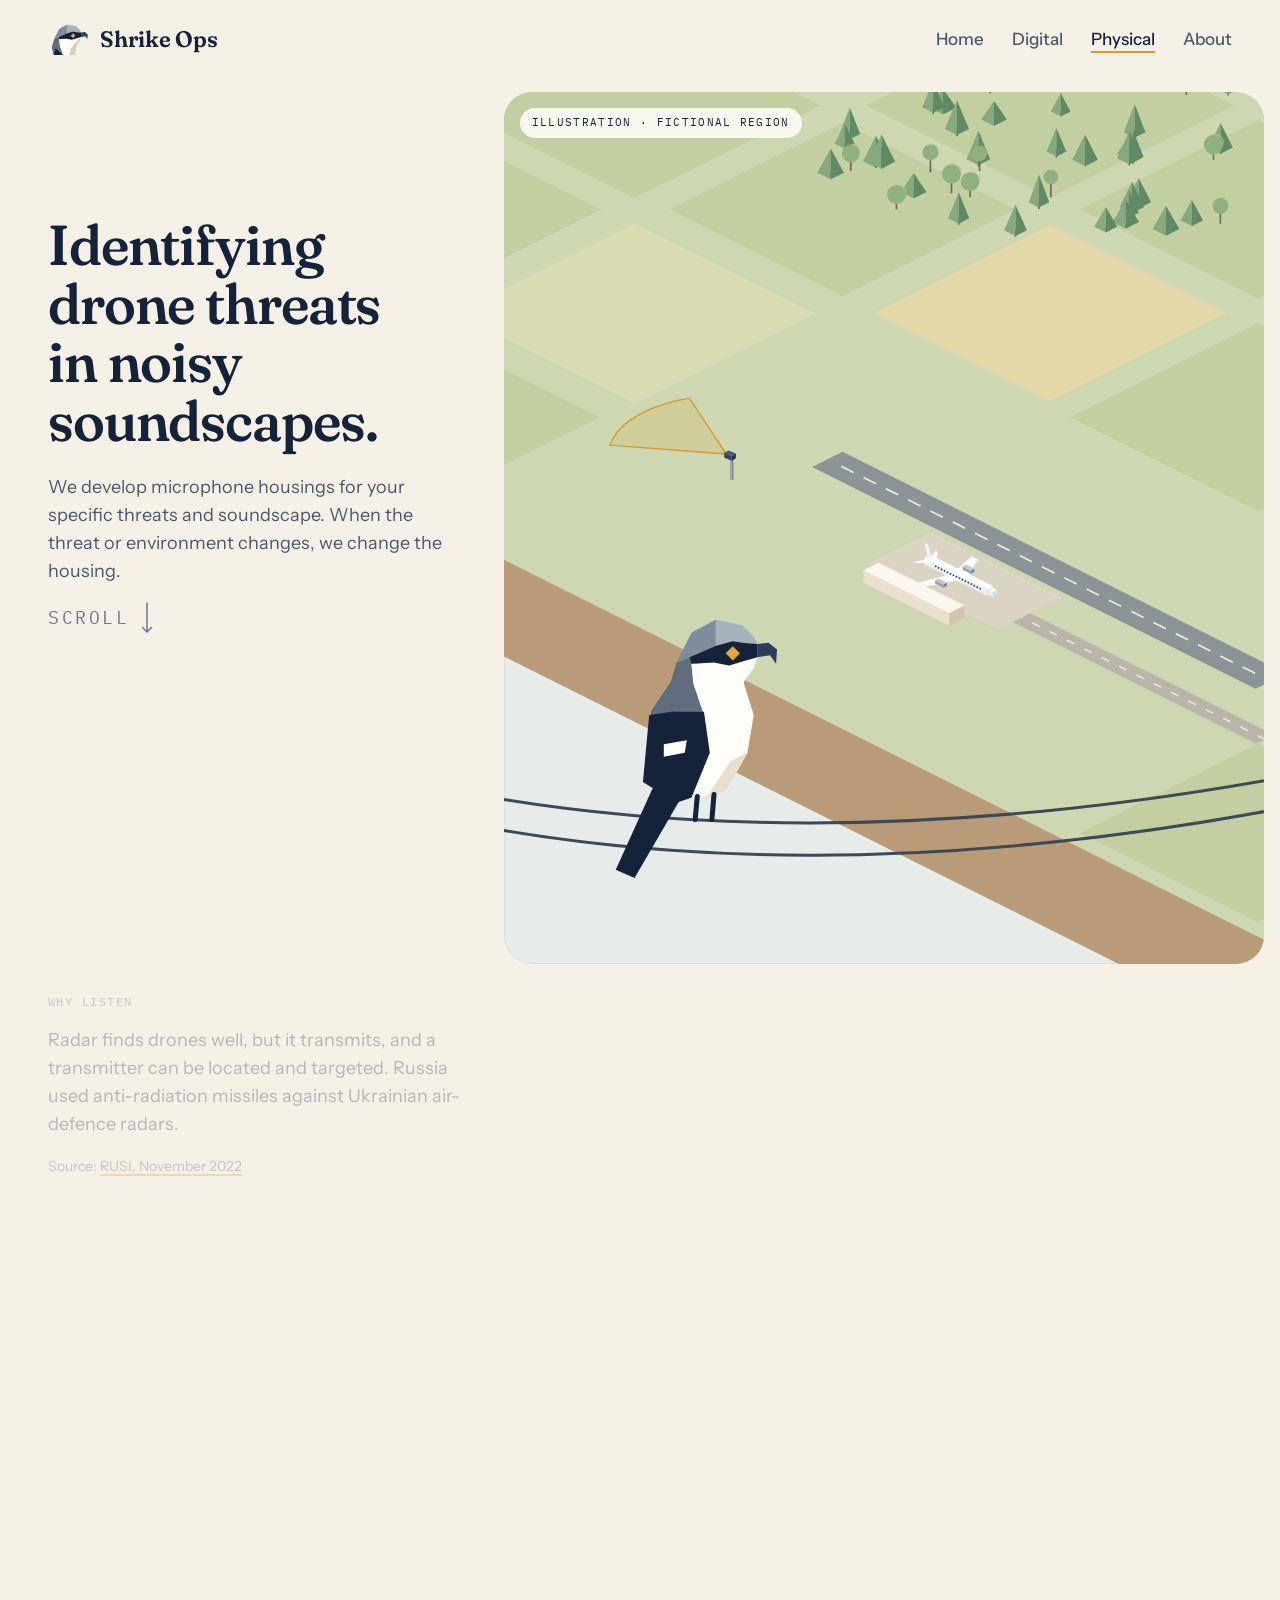
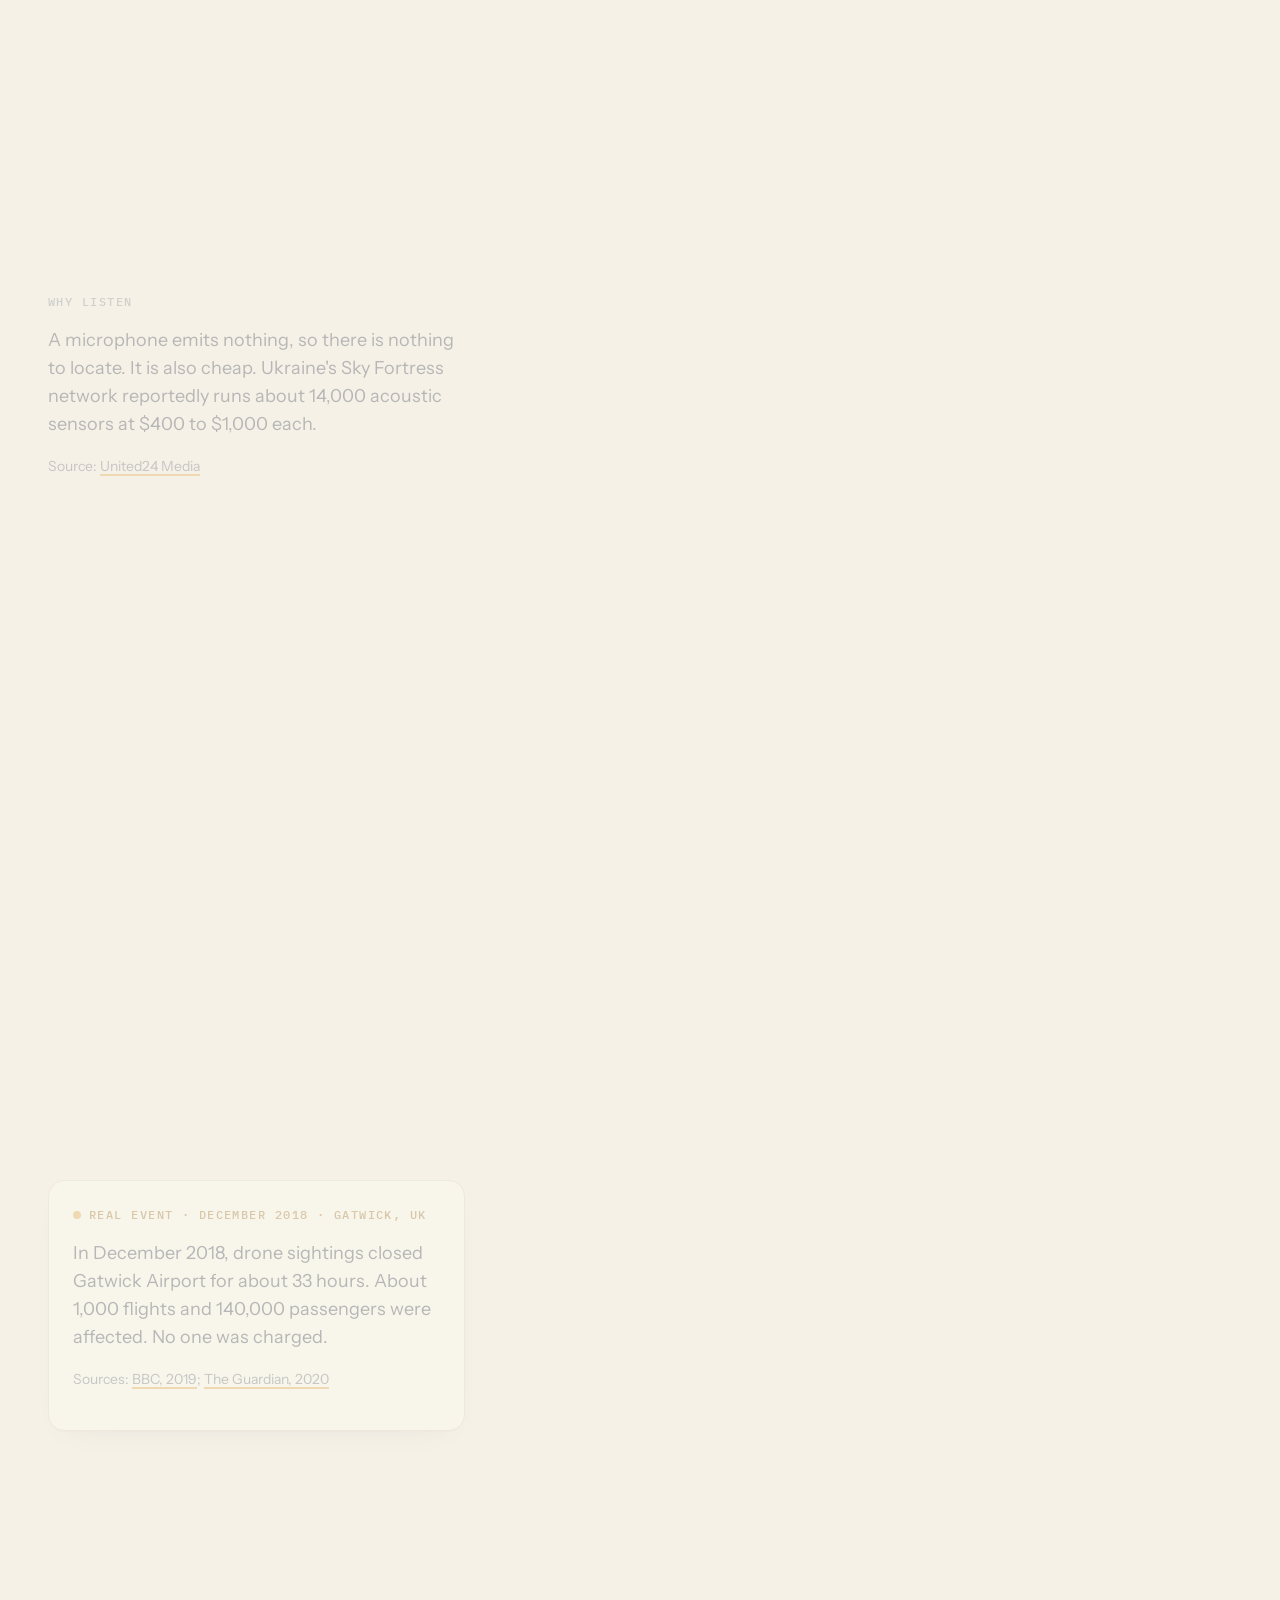
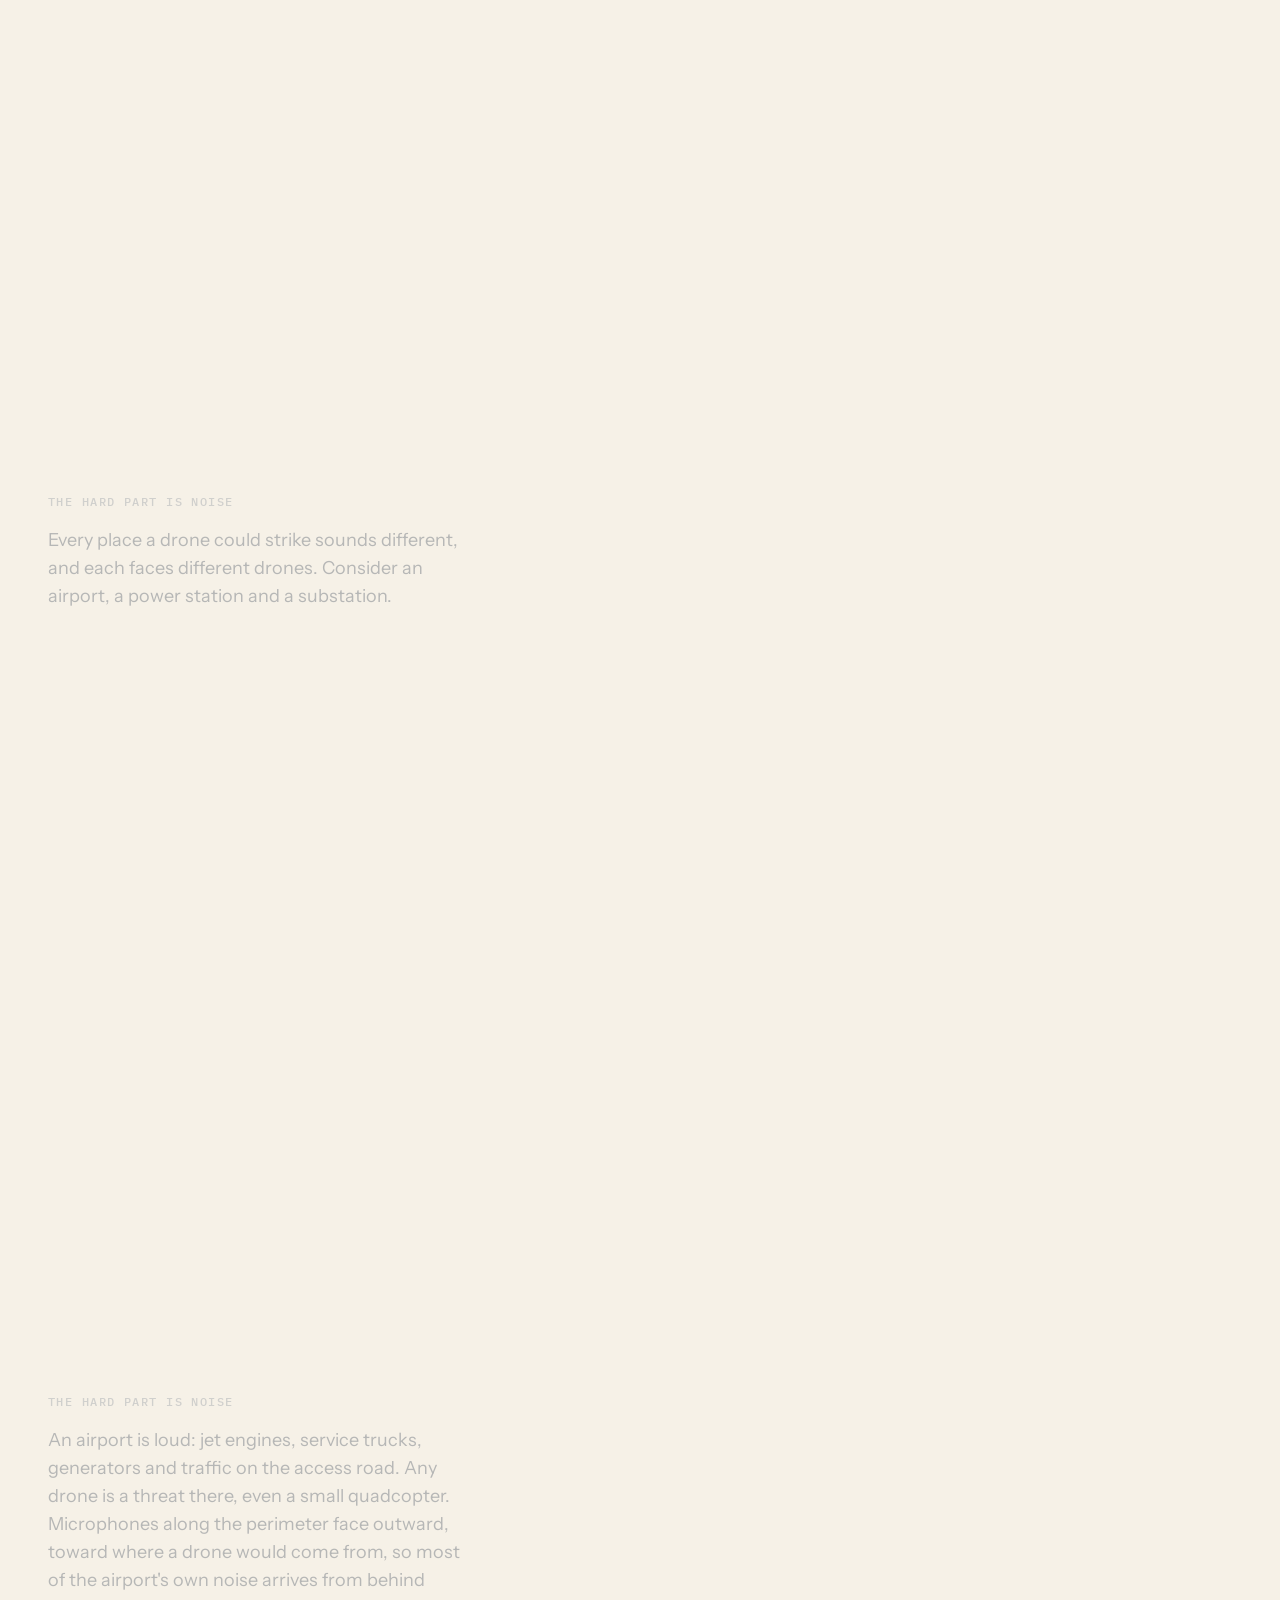
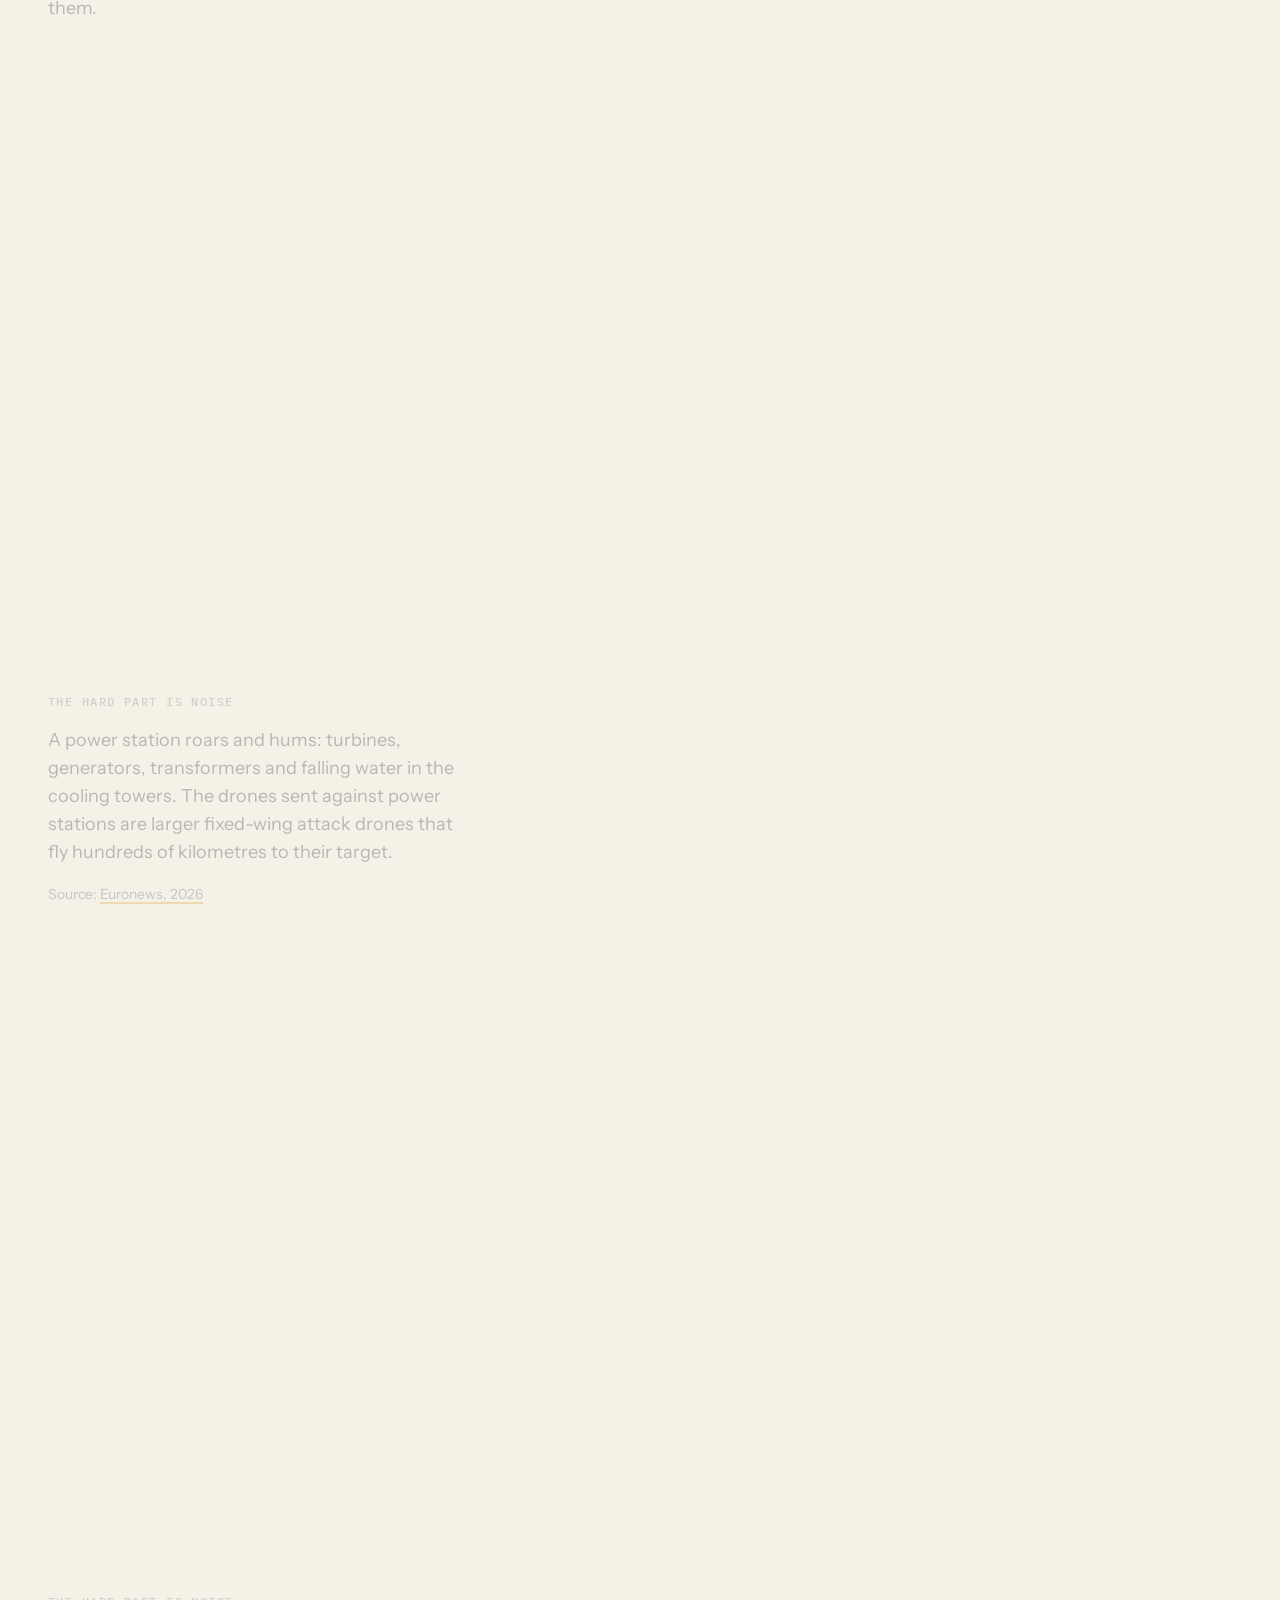
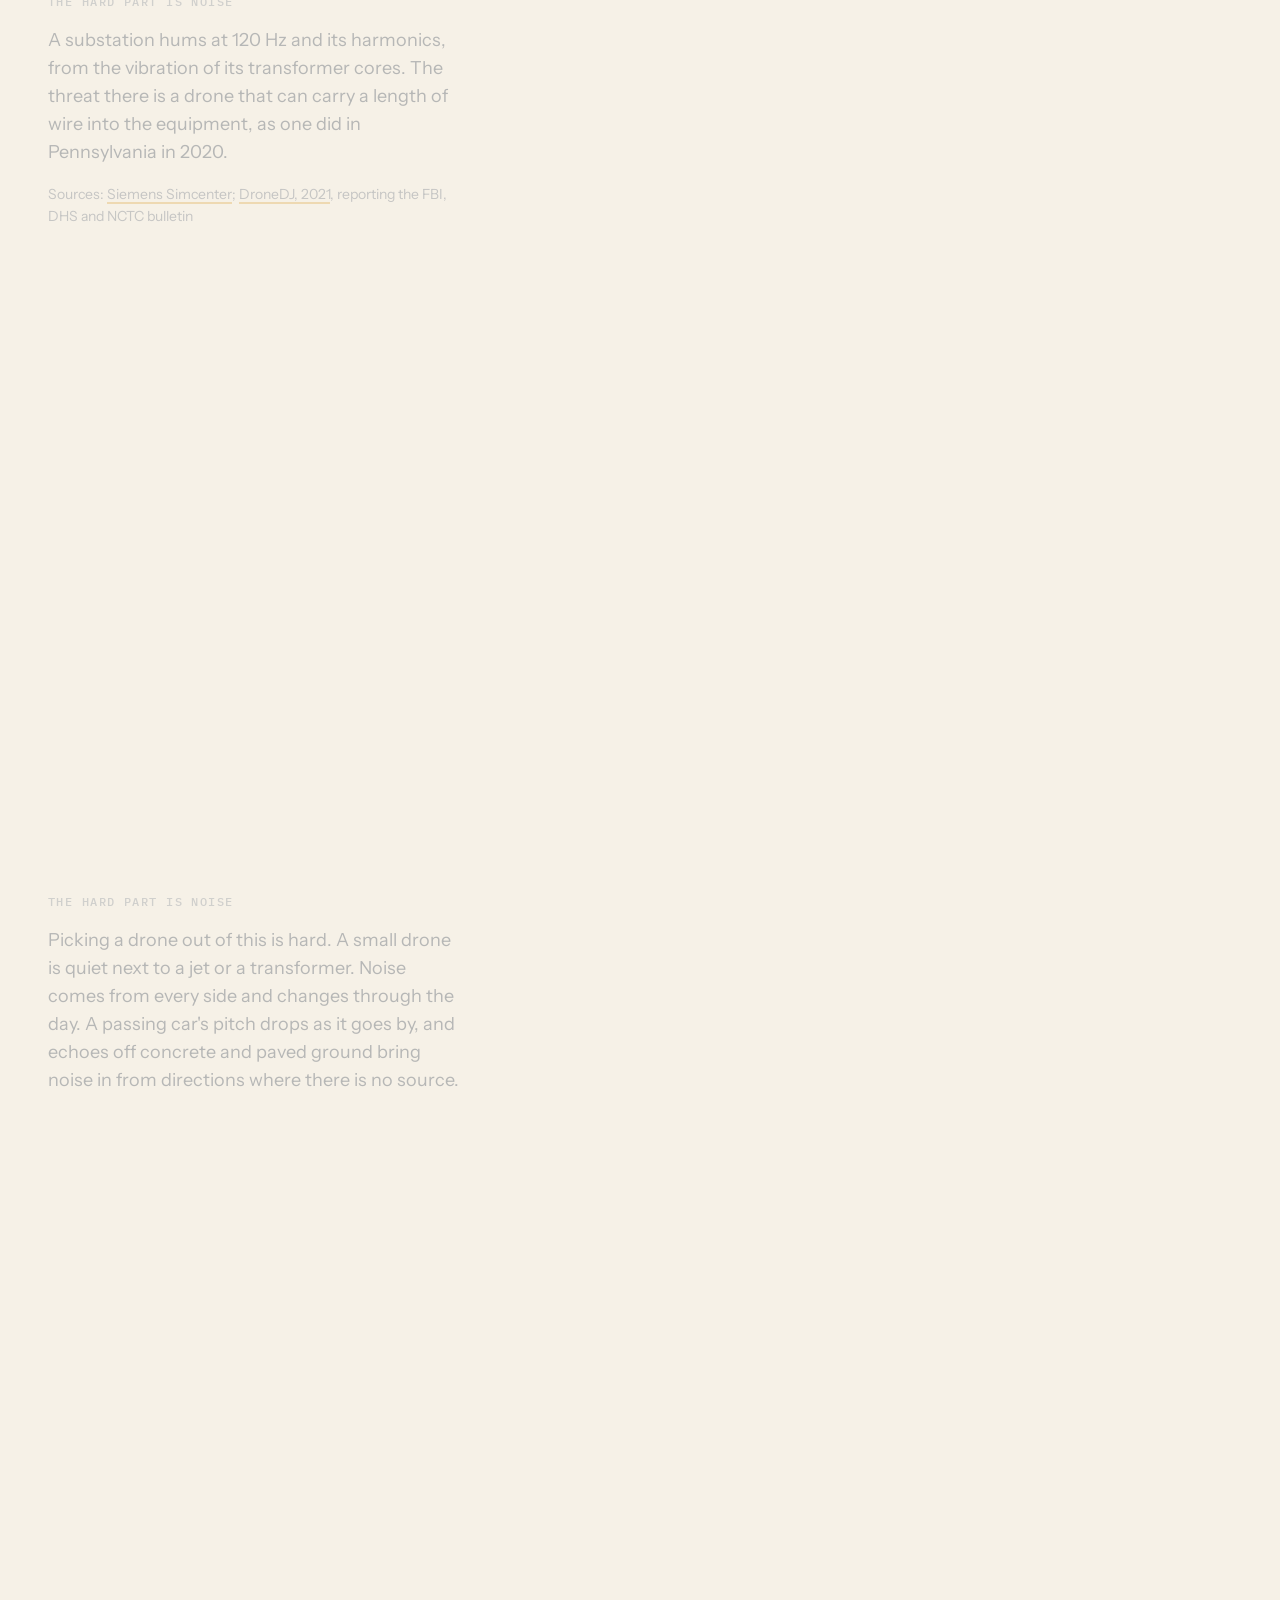
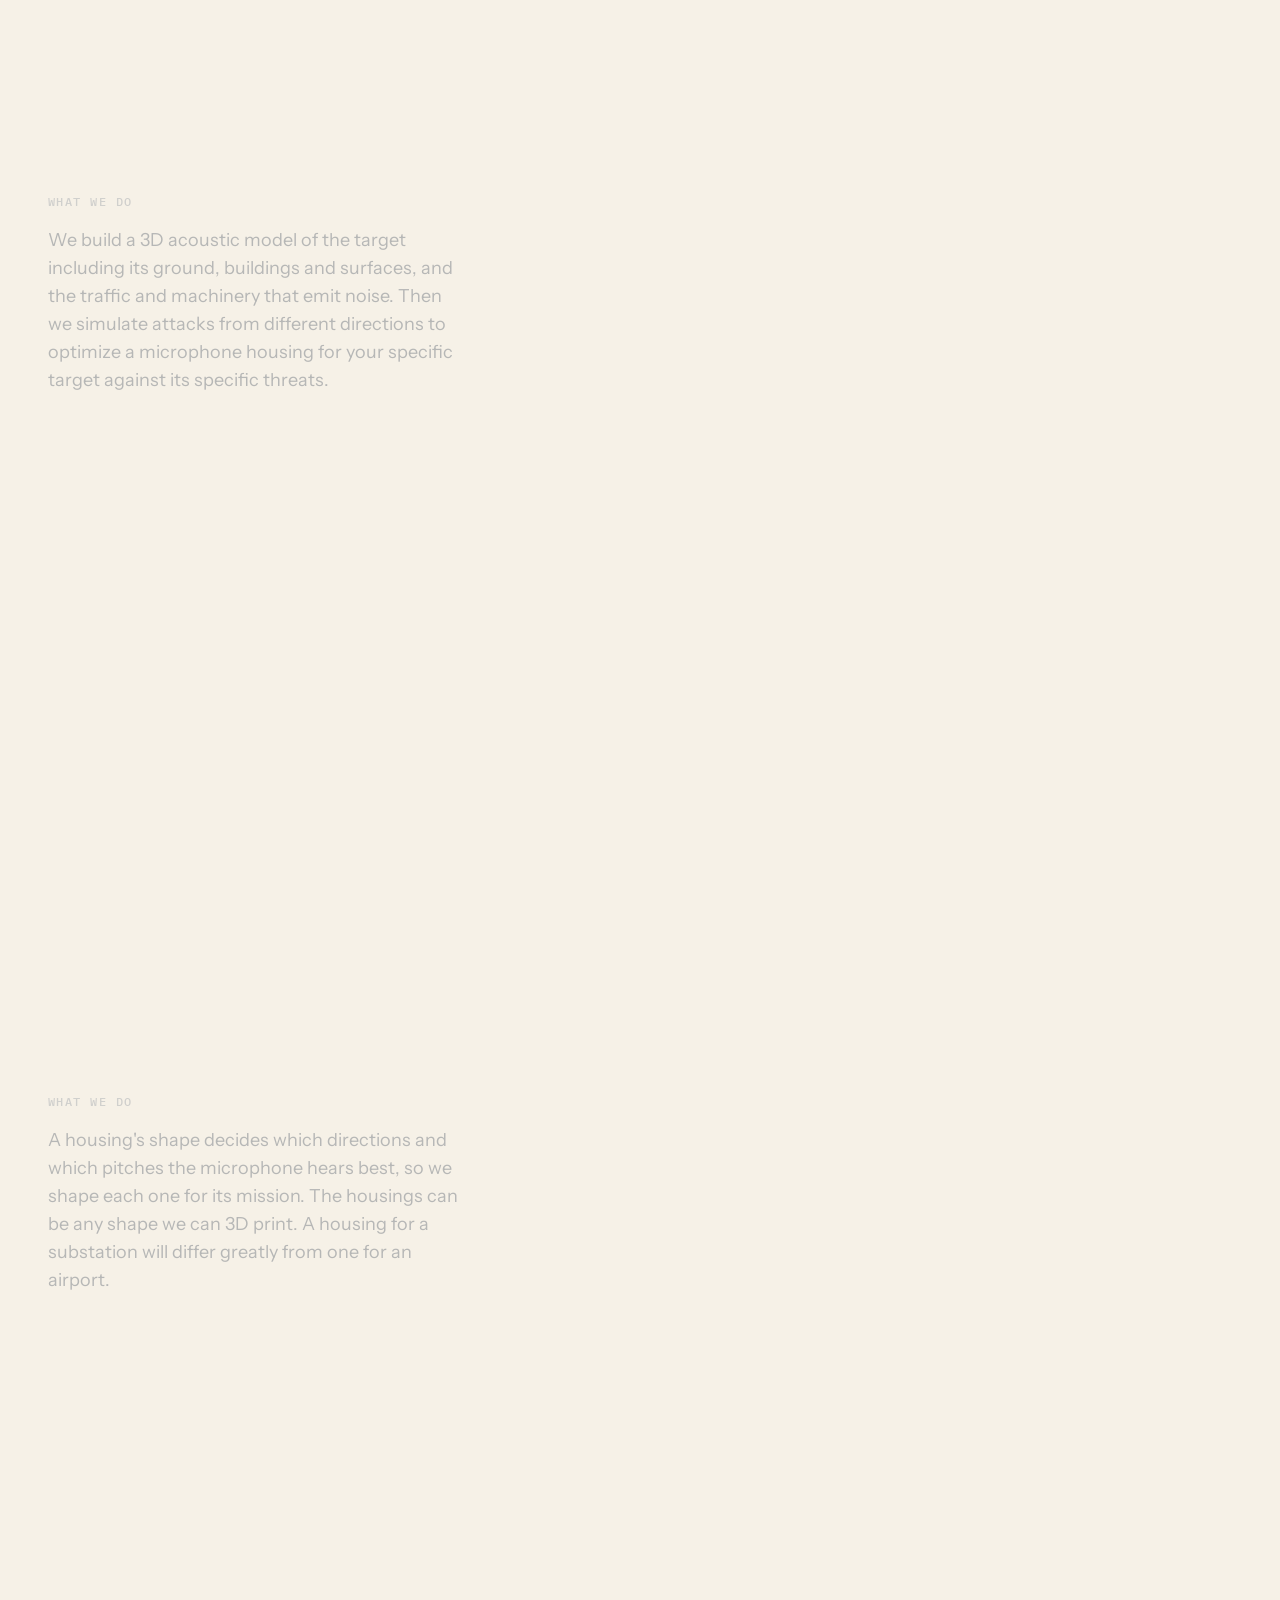
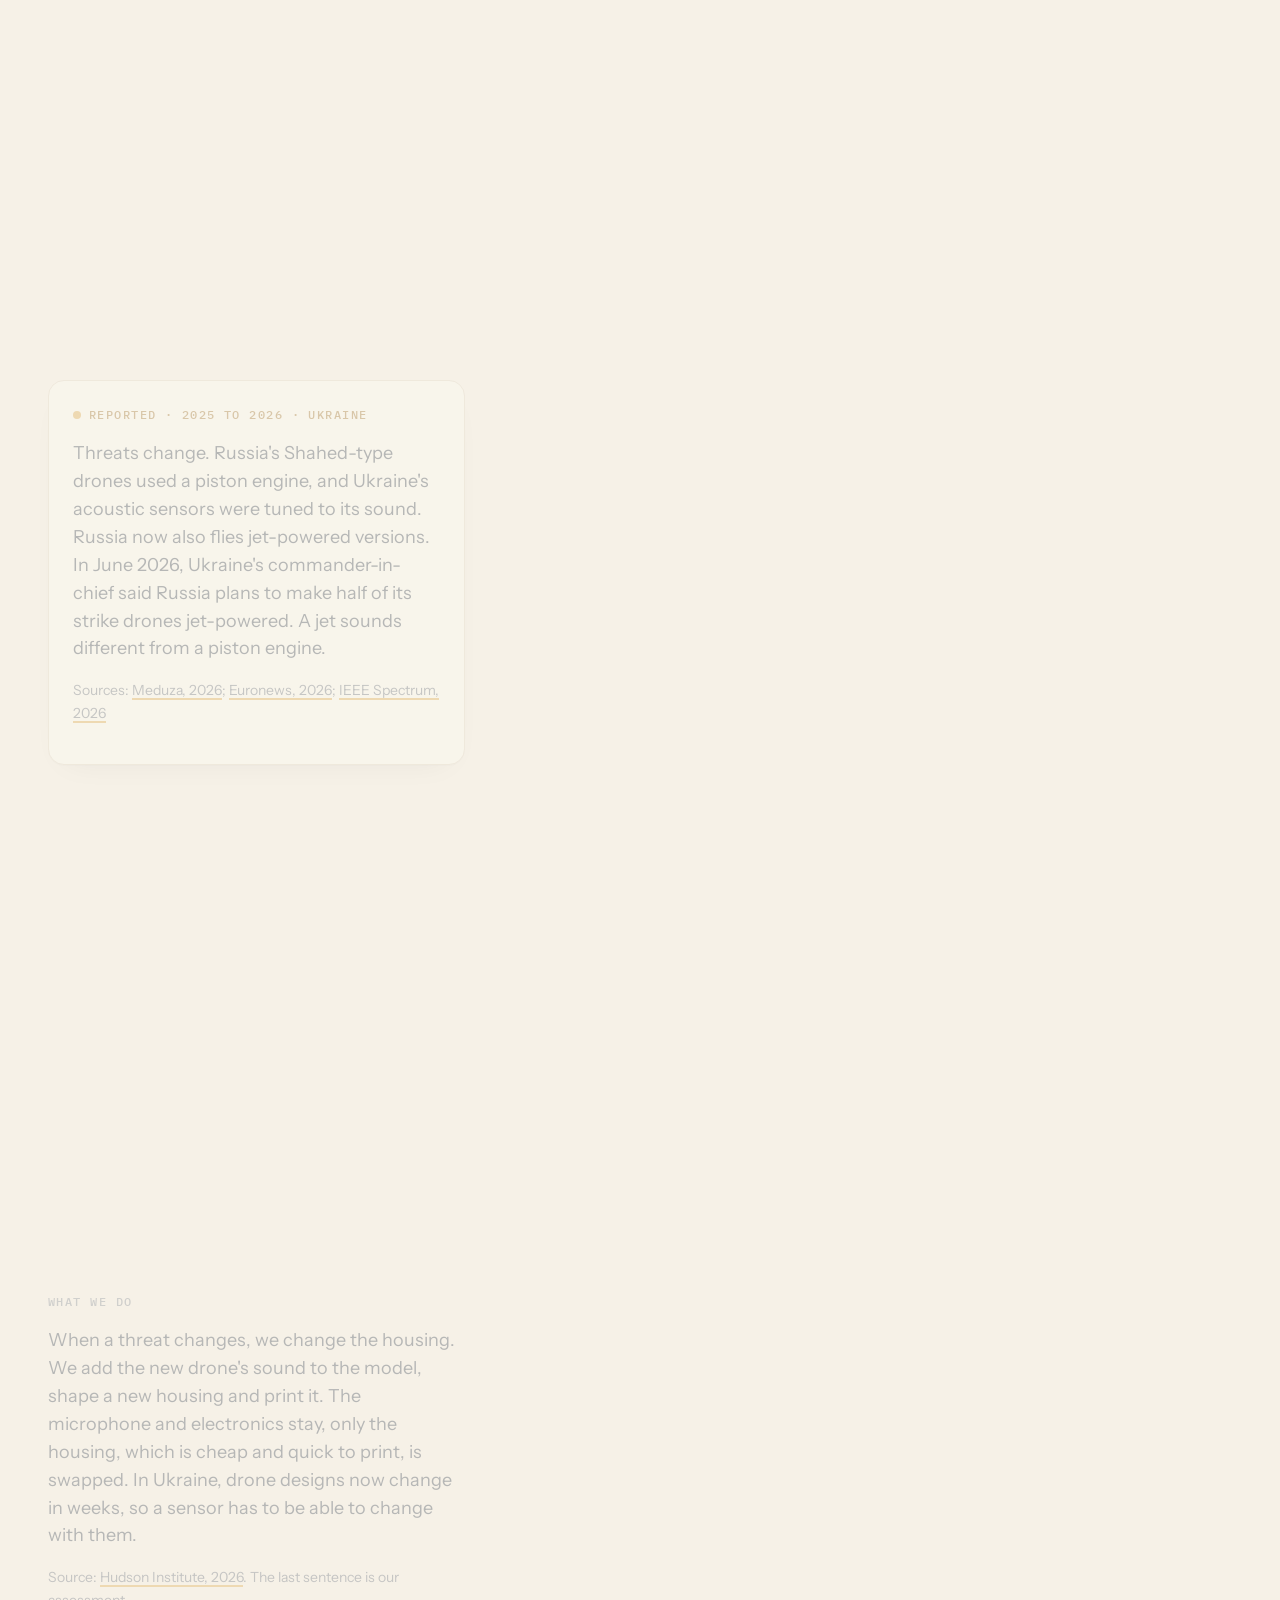
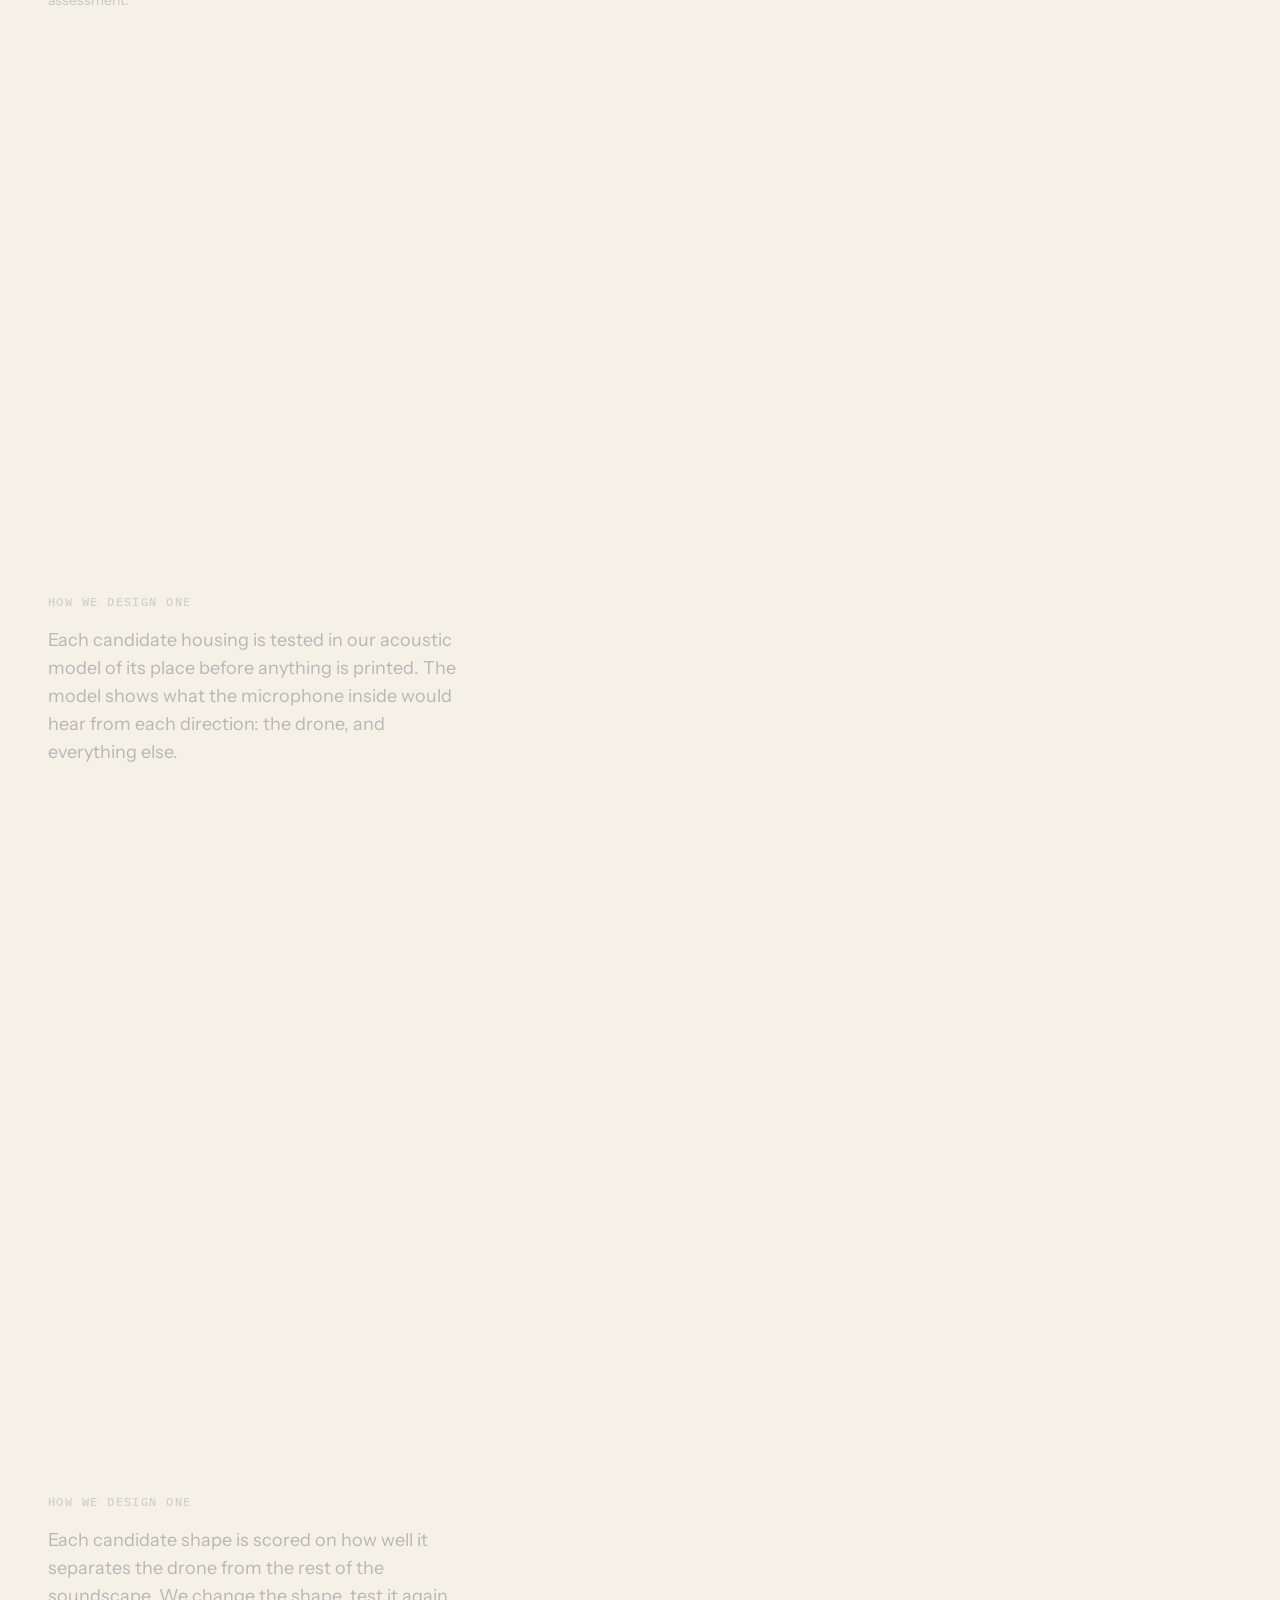
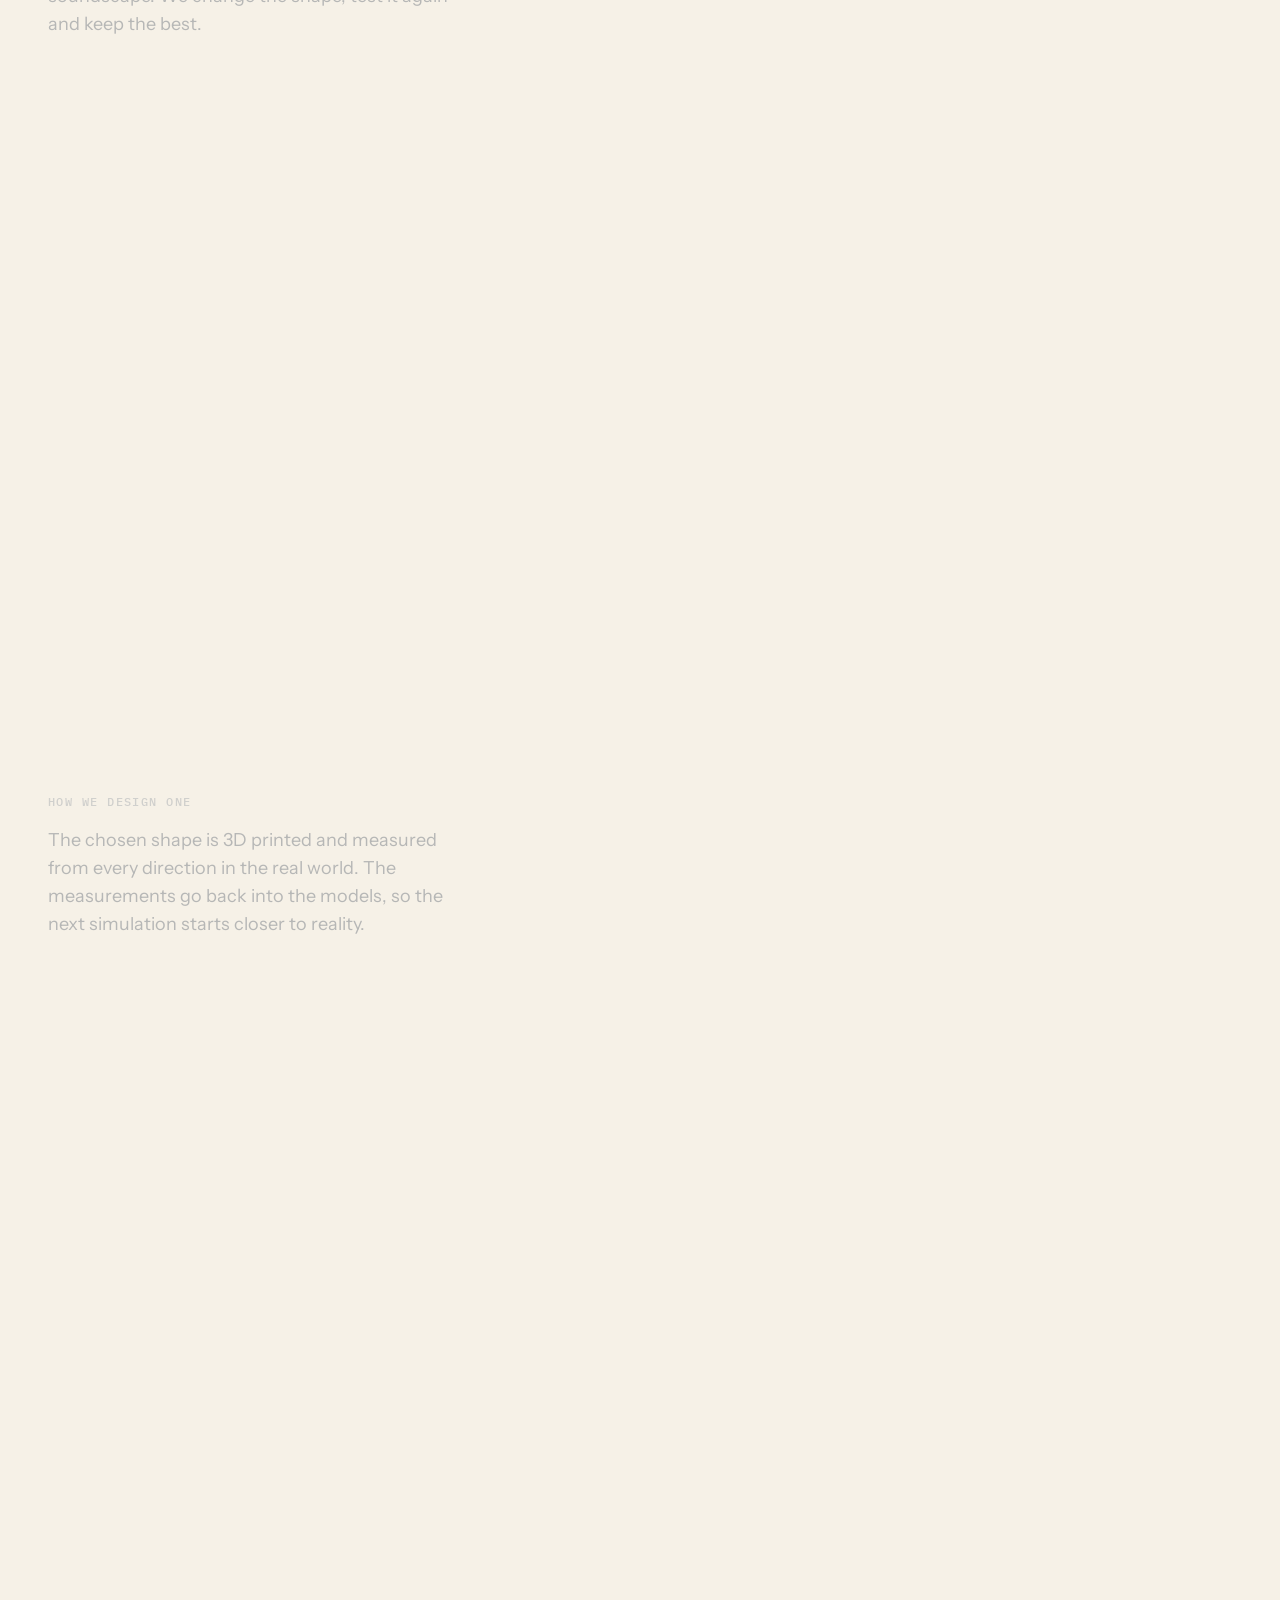
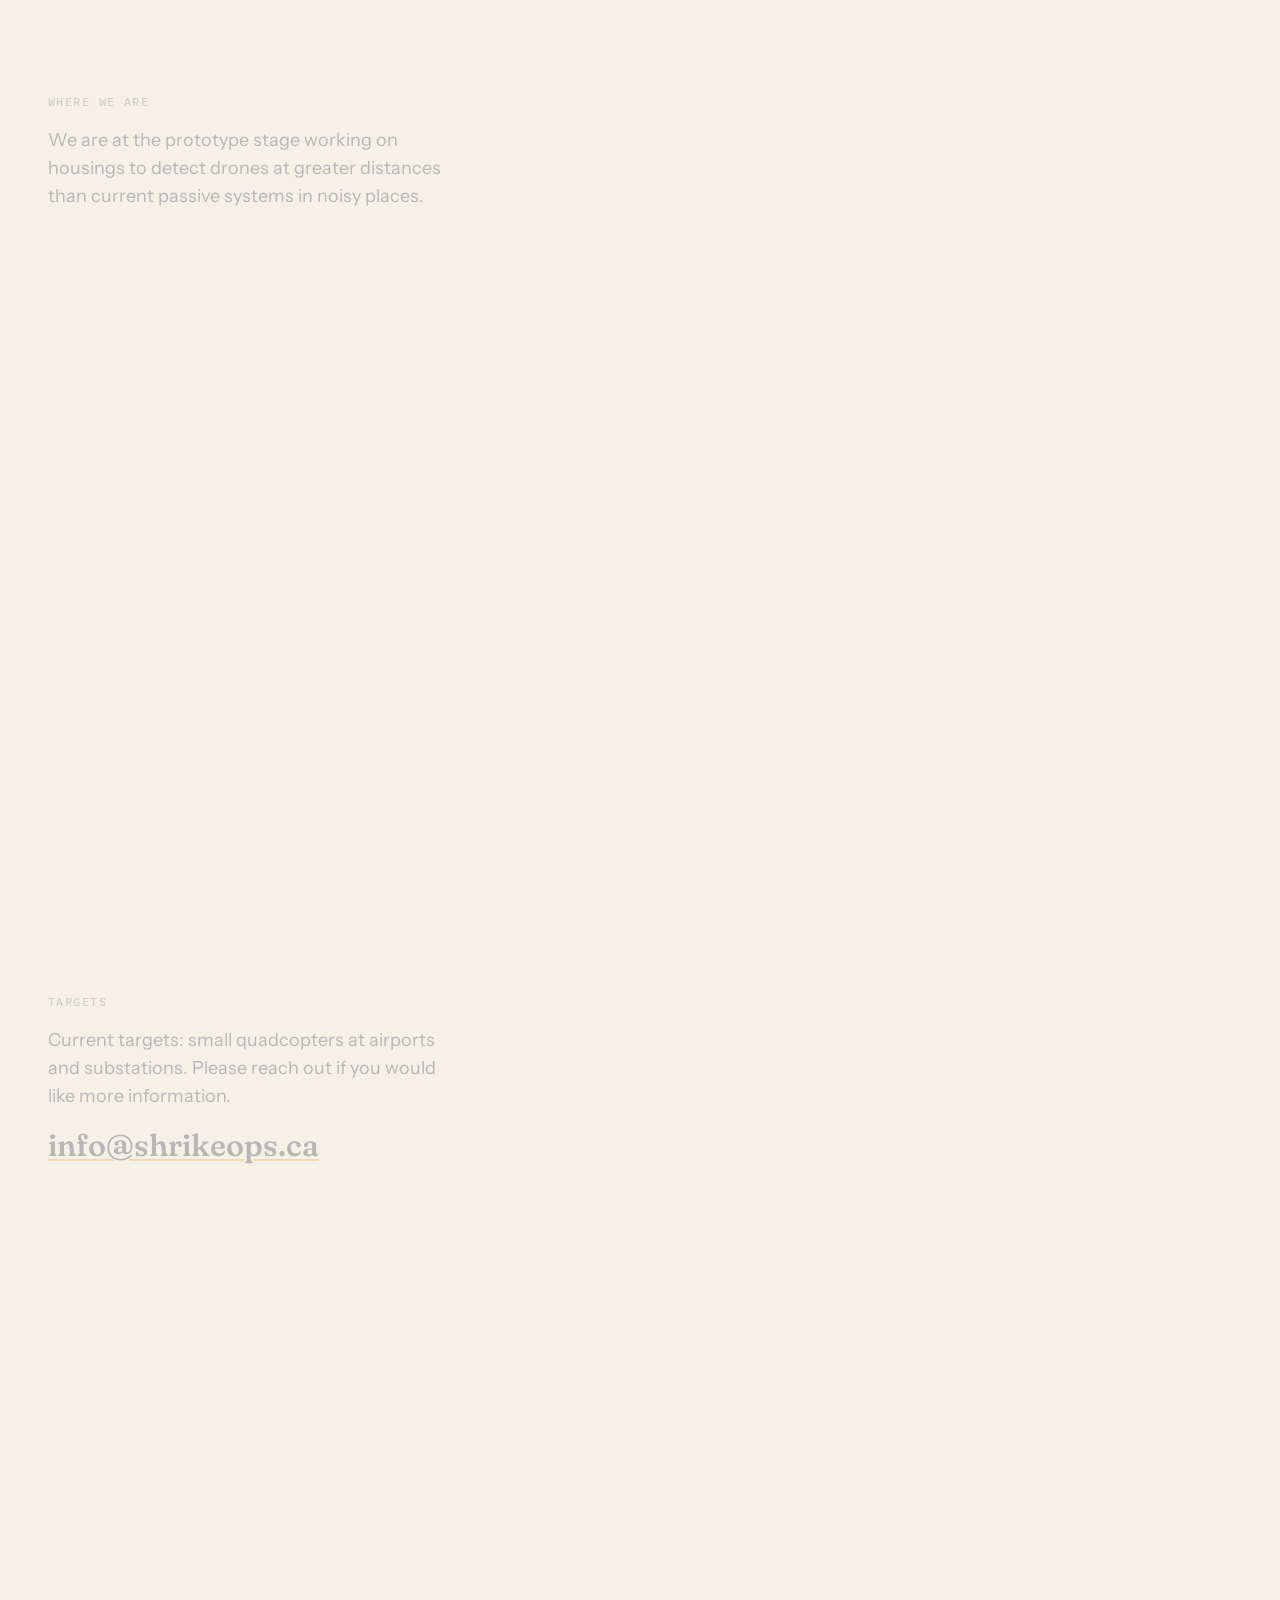
<file: site/physical/index.html>
<!doctype html>
<html lang="en-CA" class="no-js">
<head>
  <meta charset="utf-8">
  <meta name="viewport" content="width=device-width, initial-scale=1, viewport-fit=cover">
  <title>Physical · Shrike Ops</title>
  <meta name="description" content="Shrike Ops designs microphone housings that pick drones out of noise, each shaped in simulation for one mission and changed when the threat changes.">
  <link rel="icon" href="../assets/img/logo.svg" type="image/svg+xml">
  <link rel="preload" href="../assets/fonts/fraunces-var.woff2" as="font" type="font/woff2" crossorigin>
  <link rel="preload" href="../assets/fonts/instrument-sans-var.woff2" as="font" type="font/woff2" crossorigin>
  <link rel="stylesheet" href="../assets/css/site.css">
  <link rel="stylesheet" href="../assets/css/physical.css">
  <script type="module" src="../assets/js/main.js"></script>
</head>
<body>
  <header class="site-header">
    <a class="brand" href="../" aria-label="Shrike Ops home">
      <img src="../assets/img/logo.svg" alt="" width="40" height="40">
      <span>Shrike Ops</span>
    </a>
    <nav class="site-nav" aria-label="Main">
      <ul>
        <li><a href="../">Home</a></li>
        <li><a href="../digital/">Digital</a></li>
        <li><a href="./" aria-current="page">Physical</a></li>
        <li><a href="../about/">About</a></li>
      </ul>
    </nav>
  </header>

  <main>
    <article class="story" data-scene="physical">
      <div class="story-stage" aria-hidden="true">
        <div class="stage">
          <svg class="fore" viewBox="0 0 400 300" preserveAspectRatio="xMinYMax meet">
            <g class="fore-wires">
              <path d="M-40 206 Q170 250 440 196" />
              <path d="M-40 222 Q170 268 440 212" />
            </g>
            <g class="fore-bird">
              <g transform="translate(50 114) scale(1.1)">
                <polygon class="b-dark" points="27,82 39,90 17,128 8,124" />
                <polygon class="b-back" points="35,33 52,40 49,72 32,88 22,76 25,48" />
                <polygon class="b-dark" points="24,50 51.5,46 54.5,68 44.8,89.3 37,92 21,82" />
                <polygon class="b-light" points="31,64 42,62 41,68 31,70" />
                <polygon class="b-light" points="49,40 69,34 74,50 71,68 61,86 44,90 53,68" />
                <polygon class="b-shade" points="71,68 61,86 51,90 63,72" />
                <path class="b-feet" d="M47 89 L46 100 M55 88 L54 100" />
                <g transform="translate(28 -2) scale(0.9)">
                  <polygon fill="#7f8c9d" points="10,30 18,14 31,7 31,21 17,27" />
                  <polygon fill="#a7b2bf" points="31,7 45,10 51,16 53,20 46,19.5 40,18.5 31,21" />
                  <polygon fill="#606d7f" points="10,30 17,27 18,30.5 19,41 24,56 9,56 6,44" />
                  <polygon fill="#fffdf8" points="18,30.5 30,29.8 38,31.5 46,29 53,27 51,33 46,40 43,56 24,56 19,41" />
                  <polygon fill="#14233a" points="17,27 31,21 40,18.5 46,19.5 53,20 53,27 46,29 38,31.5 30,29.8 18,30.5" />
                  <polygon fill="#2b3d59" points="53,20 59,19.3 63.5,23 63,30.5 59.8,26 53,27" />
                  <polygon fill="#e3a63a" points="40,21.2 43.8,25 40,28.8 36.2,25" />
                </g>
              </g>
            </g>
          </svg>

          <div class="stage-chips">
            <p class="stage-chip stage-chip--on">Illustration · fictional region</p>
          </div>
          <ul class="stage-legend">
            <li class="legend-air">Aircraft and machinery</li>
            <li class="legend-traffic">Road traffic</li>
            <li class="legend-threat">Threat</li>
            <li class="legend-listening">Listening direction</li>
          </ul>
          <figure class="soundprint">
            <figcaption><span class="soundprint-place"></span> · soundprint · illustration</figcaption>
            <svg class="soundprint-plot" viewBox="0 0 240 112" role="presentation"></svg>
          </figure>

          <div class="stage-dim"></div>

          <figure class="plate" data-plate="gatwick">
            <figcaption class="plate-label">Real event · December 2018 · Gatwick, UK</figcaption>
            <svg viewBox="0 0 360 230" role="presentation">
              <g class="ink">
                <path d="M150 214 L306 162 L344 170 L188 222 Z" class="paper-fill" />
                <path d="M178 211 L318 165" stroke-dasharray="10 8" />
                <rect x="222" y="20" width="124" height="96" rx="8" class="paper-fill" />
                <path d="M222 40 H346" />
                <circle cx="70" cy="60" r="36" class="paper-fill" />
                <path d="M70 60 V32 M70 60 L92 71" />
              </g>
              <g class="board">
                <path d="M234 56 H270 M280 56 H336 M234 72 H262 M280 72 H336 M234 88 H274 M280 88 H336 M234 104 H258 M280 104 H336" />
              </g>
              <g class="cancelled">
                <path d="M280 56 H336 M280 72 H336 M280 88 H336 M280 104 H336" />
              </g>
              <text class="plate-figure" x="70" y="146" text-anchor="middle">33 h</text>
              <g class="plate-notes">
                <text x="232" y="34">DEPARTURES</text>
                <text x="224" y="132">about 1,000 flights</text>
                <text x="224" y="146">140,000 passengers</text>
                <text x="20" y="196">runway closed by</text>
                <text x="20" y="210">drone sightings</text>
              </g>
            </svg>
          </figure>

          <figure class="plate" data-plate="jet-shahed">
            <figcaption class="plate-label">Reported · 2025 to 2026 · Ukraine</figcaption>
            <svg viewBox="0 0 360 230" role="presentation">
              <g class="ink">
                <path d="M130 70 L42 26 L52 62 L32 62 L32 78 L52 78 L42 114 Z" class="paper-fill" />
                <ellipse cx="26" cy="70" rx="4" ry="18" />
                <path d="M310 70 L222 26 L232 62 L212 62 L212 78 L232 78 L222 114 Z" class="paper-fill" />
                <rect x="222" y="63" width="34" height="14" rx="6" class="paper-fill" />
                <path d="M20 200 H160 M200 200 H340" />
              </g>
              <g class="comb">
                <path d="M24 188 H156 M24 178 H156 M24 168 H156 M24 158 H156 M24 148 H156 M24 138 H156" />
              </g>
              <rect class="smear" x="204" y="136" width="132" height="56" rx="4" />
              <g class="plate-notes">
                <text x="20" y="218">piston: a comb of tones</text>
                <text x="200" y="218">jet: a broad roar</text>
                <text x="20" y="18">Geran-2 (Shahed type)</text>
                <text x="200" y="18">jet-powered versions</text>
              </g>
            </svg>
          </figure>

          <figure class="plate" data-plate="test-in-model" data-motion="wavefronts">
            <figcaption class="plate-label">Illustration · a housing tested in the model</figcaption>
            <svg viewBox="0 0 360 230" role="presentation">
              <g class="housing-big" transform="translate(150 110) scale(5)"><g data-shape="bulb"></g></g>
              <g class="wavefront wavefront--drone" data-from="120 0"><path d="M232 70 Q246 110 232 150 M246 70 Q260 110 246 150" /></g>
              <g class="wavefront" data-from="-60 -90"><path d="M70 40 Q100 30 124 50 M60 28 Q96 16 124 38" /></g>
              <g class="wavefront" data-from="-80 80"><path d="M68 184 Q98 196 124 176 M58 196 Q96 210 124 190" /></g>
              <g class="meter">
                <rect class="meter-track" x="300" y="60" width="12" height="100" />
                <rect class="meter-track" x="318" y="60" width="12" height="100" />
                <rect class="meter-track" x="336" y="60" width="12" height="100" />
                <rect class="meter-bar meter-bar--drone" x="300" y="160" width="12" height="0" data-base="160" data-level="84" />
                <rect class="meter-bar" x="318" y="160" width="12" height="0" data-base="160" data-level="18" />
                <rect class="meter-bar" x="336" y="160" width="12" height="0" data-base="160" data-level="12" />
              </g>
              <g class="plate-notes">
                <text x="298" y="178">front</text>
                <text x="20" y="220">what the microphone inside hears, by direction</text>
              </g>
            </svg>
          </figure>

          <figure class="plate" data-plate="score" data-motion="scores">
            <figcaption class="plate-label">Illustration · candidate housings, scored</figcaption>
            <svg viewBox="0 0 360 230" role="presentation">
              <g transform="translate(42 90) scale(2.2)"><g data-shape="horn"></g></g>
              <g transform="translate(111 90) scale(2.2)"><g data-shape="scoop"></g></g>
              <g transform="translate(180 90) scale(2.2)"><g data-shape="bulb"></g></g>
              <g transform="translate(249 90) scale(2.2)"><g data-shape="chamber"></g></g>
              <g transform="translate(318 90) scale(2.2)"><g data-shape="horn"></g></g>
              <circle class="best" cx="180" cy="90" r="36" />
              <g class="scores">
                <rect class="score-track" x="18" y="150" width="48" height="8" rx="4" />
                <rect class="score-track" x="87" y="150" width="48" height="8" rx="4" />
                <rect class="score-track" x="156" y="150" width="48" height="8" rx="4" />
                <rect class="score-track" x="225" y="150" width="48" height="8" rx="4" />
                <rect class="score-track" x="294" y="150" width="48" height="8" rx="4" />
                <rect class="score-bar" x="18" y="150" width="0" height="8" rx="4" data-score="22" />
                <rect class="score-bar" x="87" y="150" width="0" height="8" rx="4" data-score="30" />
                <rect class="score-bar score-bar--best" x="156" y="150" width="0" height="8" rx="4" data-score="44" />
                <rect class="score-bar" x="225" y="150" width="0" height="8" rx="4" data-score="34" />
                <rect class="score-bar" x="294" y="150" width="0" height="8" rx="4" data-score="18" />
              </g>
              <g class="plate-notes">
                <text x="18" y="190">each shape scored on how well it separates</text>
                <text x="18" y="204">the drone from the rest of the soundscape</text>
              </g>
            </svg>
          </figure>

          <figure class="plate" data-plate="print-measure" data-motion="print-and-measure">
            <figcaption class="plate-label">Illustration · print, then measure</figcaption>
            <svg viewBox="0 0 360 230" role="presentation">
              <clipPath id="plate-print-clip"><rect class="print-reveal" x="30" y="150" width="140" height="0" data-top="50" data-bottom="150" /></clipPath>
              <g clip-path="url(#plate-print-clip)"><g transform="translate(100 100) scale(4)"><g data-shape="chamber"></g></g></g>
              <g class="plate-print-head"><path class="print-head-line" d="M34 150 H166" /><rect class="print-nozzle" x="94" y="140" width="12" height="8" rx="2" /></g>
              <g class="polar">
                <circle cx="270" cy="100" r="60" /><circle cx="270" cy="100" r="40" /><circle cx="270" cy="100" r="20" />
                <path d="M210 100 H330 M270 40 V160" />
              </g>
              <path class="measured" pathLength="1" d="M270 100 C290 60 330 70 330 100 C330 130 290 140 270 100 C262 90 252 92 252 100 C252 108 262 110 270 100 Z" />
              <g class="loop-back">
                <path d="M270 172 Q270 206 180 206 Q100 206 100 172" />
                <path d="M94 180 L100 170 L106 180" />
              </g>
              <g class="plate-notes">
                <text x="30" y="30">printed in layers</text>
                <text x="214" y="30">measured all around</text>
                <text x="118" y="224">measurements feed the model</text>
              </g>
            </svg>
          </figure>
        </div>
      </div>

      <div class="story-beats">
        <section class="beat beat--hero" data-beat="title">
          <div class="beat-card">
            <h1>Identifying drone threats in noisy soundscapes.</h1>
            <p class="lede">We develop microphone housings for your specific threats and soundscape. When the threat or environment changes, we change the housing.</p>
            <p class="scroll-cue" aria-hidden="true">Scroll</p>
          </div>
        </section>

        <section class="beat" data-beat="radar">
          <div class="beat-card">
            <p class="eyebrow">Why listen</p>
            <p>Radar finds drones well, but it transmits, and a transmitter can be located and targeted. Russia used anti-radiation missiles against Ukrainian air-defence radars.</p>
            <p class="source">Source: <a href="https://www.rusi.org/explore-our-research/publications/special-resources/russian-air-war-and-ukrainian-requirements-air-defence">RUSI, November 2022</a></p>
          </div>
        </section>

        <section class="beat" data-beat="microphone">
          <div class="beat-card">
            <p class="eyebrow">Why listen</p>
            <p>A microphone emits nothing, so there is nothing to locate. It is also cheap. Ukraine's Sky Fortress network reportedly runs about 14,000 acoustic sensors at $400 to $1,000 each.</p>
            <p class="source">Source: <a href="https://united24media.com/war-in-ukraine/sky-fortress-ukraines-acoustic-detection-system-that-tracks-drones-cheap-and-fast-9451">United24 Media</a></p>
          </div>
        </section>

        <section class="beat beat--evidence" data-beat="gatwick">
          <div class="beat-card">
            <p class="eyebrow">Real event · December 2018 · Gatwick, UK</p>
            <p>In December 2018, drone sightings closed Gatwick Airport for about 33 hours. About 1,000 flights and 140,000 passengers were affected. No one was charged.</p>
            <p class="source">Sources: <a href="https://www.bbc.com/news/uk-england-sussex-49846450">BBC, 2019</a>; <a href="https://www.theguardian.com/uk-news/2020/dec/01/the-mystery-of-the-gatwick-drone">The Guardian, 2020</a></p>
          </div>
        </section>

        <section class="beat" data-beat="three-places">
          <div class="beat-card">
            <p class="eyebrow">The hard part is noise</p>
            <p>Every place a drone could strike sounds different, and each faces different drones. Consider an airport, a power station and a substation.</p>
          </div>
        </section>

        <section class="beat" data-beat="airport">
          <div class="beat-card">
            <p class="eyebrow">The hard part is noise</p>
            <p>An airport is loud: jet engines, service trucks, generators and traffic on the access road. Any drone is a threat there, even a small quadcopter. Microphones along the perimeter face outward, toward where a drone would come from, so most of the airport's own noise arrives from behind them.</p>
          </div>
        </section>

        <section class="beat" data-beat="power-station">
          <div class="beat-card">
            <p class="eyebrow">The hard part is noise</p>
            <p>A power station roars and hums: turbines, generators, transformers and falling water in the cooling towers. The drones sent against power stations are larger fixed-wing attack drones that fly hundreds of kilometres to their target.</p>
            <p class="source">Source: <a href="https://www.euronews.com/my-europe/2026/07/02/russia-steps-up-use-of-jet-powered-drones-beyond-the-reach-of-ukrainian-interceptors">Euronews, 2026</a></p>
          </div>
        </section>

        <section class="beat" data-beat="substation">
          <div class="beat-card">
            <p class="eyebrow">The hard part is noise</p>
            <p>A substation hums at 120 Hz and its harmonics, from the vibration of its transformer cores. The threat there is a drone that can carry a length of wire into the equipment, as one did in Pennsylvania in 2020.</p>
            <p class="source">Sources: <a href="https://blogs.sw.siemens.com/simcenter/magnetostriction-a-source-of-noise-in-transformers/">Siemens Simcenter</a>; <a href="https://dronedj.com/2021/11/04/fbi-says-pa-electricity-station-likely-target-of-drone-incident/">DroneDJ, 2021</a>, reporting the FBI, DHS and NCTC bulletin</p>
          </div>
        </section>

        <section class="beat" data-beat="why-hard">
          <div class="beat-card">
            <p class="eyebrow">The hard part is noise</p>
            <p>Picking a drone out of this is hard. A small drone is quiet next to a jet or a transformer. Noise comes from every side and changes through the day. A passing car's pitch drops as it goes by, and echoes off concrete and paved ground bring noise in from directions where there is no source.</p>
          </div>
        </section>

        <section class="beat" data-beat="model">
          <div class="beat-card">
            <p class="eyebrow">What we do</p>
            <p>We build a 3D acoustic model of the target including its ground, buildings and surfaces, and the traffic and machinery that emit noise. Then we simulate attacks from different directions to optimize a microphone housing for your specific target against its specific threats.</p>
          </div>
        </section>

        <section class="beat" data-beat="housing-per-mission">
          <div class="beat-card">
            <p class="eyebrow">What we do</p>
            <p>A housing's shape decides which directions and which pitches the microphone hears best, so we shape each one for its mission. The housings can be any shape we can 3D print. A housing for a substation will differ greatly from one for an airport.</p>
          </div>
        </section>

        <section class="beat beat--evidence" data-beat="jet-shahed">
          <div class="beat-card">
            <p class="eyebrow">Reported · 2025 to 2026 · Ukraine</p>
            <p>Threats change. Russia's Shahed-type drones used a piston engine, and Ukraine's acoustic sensors were tuned to its sound. Russia now also flies jet-powered versions. In June 2026, Ukraine's commander-in-chief said Russia plans to make half of its strike drones jet-powered. A jet sounds different from a piston engine.</p>
            <p class="source">Sources: <a href="https://meduza.io/en/feature/2026/09/29/putin-claims-that-ukraine-has-no-antidote-to-russia-s-new-jet-powered-drones-kyiv-has-already-shown-it-can-shoot-them-down-but-doing-it-at-scale-could-cost-billions">Meduza, 2026</a>; <a href="https://www.euronews.com/my-europe/2026/07/02/russia-steps-up-use-of-jet-powered-drones-beyond-the-reach-of-ukrainian-interceptors">Euronews, 2026</a>; <a href="https://spectrum.ieee.org/jet-powered-shahed-drone">IEEE Spectrum, 2026</a></p>
          </div>
        </section>

        <section class="beat" data-beat="change-housing">
          <div class="beat-card">
            <p class="eyebrow">What we do</p>
            <p>When a threat changes, we change the housing. We add the new drone's sound to the model, shape a new housing and print it. The microphone and electronics stay, only the housing, which is cheap and quick to print, is swapped. In Ukraine, drone designs now change in weeks, so a sensor has to be able to change with them.</p>
            <p class="source">Source: <a href="https://www.hudson.org/technology/ukraines-drone-war-rise-machine-speed-adaptive-hyperwar-can-kasapoglu">Hudson Institute, 2026</a>. The last sentence is our assessment.</p>
          </div>
        </section>

        <section class="beat" data-beat="test-in-model">
          <div class="beat-card">
            <p class="eyebrow">How we design one</p>
            <p>Each candidate housing is tested in our acoustic model of its place before anything is printed. The model shows what the microphone inside would hear from each direction: the drone, and everything else.</p>
          </div>
        </section>

        <section class="beat" data-beat="score">
          <div class="beat-card">
            <p class="eyebrow">How we design one</p>
            <p>Each candidate shape is scored on how well it separates the drone from the rest of the soundscape. We change the shape, test it again and keep the best.</p>
          </div>
        </section>

        <section class="beat" data-beat="print-measure">
          <div class="beat-card">
            <p class="eyebrow">How we design one</p>
            <p>The chosen shape is 3D printed and measured from every direction in the real world. The measurements go back into the models, so the next simulation starts closer to reality.</p>
          </div>
        </section>

        <section class="beat" data-beat="where-we-are">
          <div class="beat-card">
            <p class="eyebrow">Where we are</p>
            <p>We are at the prototype stage working on housings to detect drones at greater distances than current passive systems in noisy places.</p>
          </div>
        </section>

        <section class="beat" data-beat="targets">
          <div class="beat-card">
            <p class="eyebrow">Targets</p>
            <p>Current targets: small quadcopters at airports and substations. Please reach out if you would like more information.</p>
            <p class="closing"><a href="mailto:info@shrikeops.ca">info@shrikeops.ca</a></p>
          </div>
        </section>
      </div>
    </article>
  </main>

  <footer class="site-footer">
    <div class="footer-brand">
      <img src="../assets/img/logo.svg" alt="" width="28" height="28">
      <span>Shrike Ops</span>
    </div>
    <p><a href="mailto:info@shrikeops.ca">info@shrikeops.ca</a></p>
    <p class="legal">&copy; 2026 1000033630 Ontario Inc. (Shrike Ops), Belleville, Ontario, Canada</p>
  </footer>
</body>
</html>
</file>
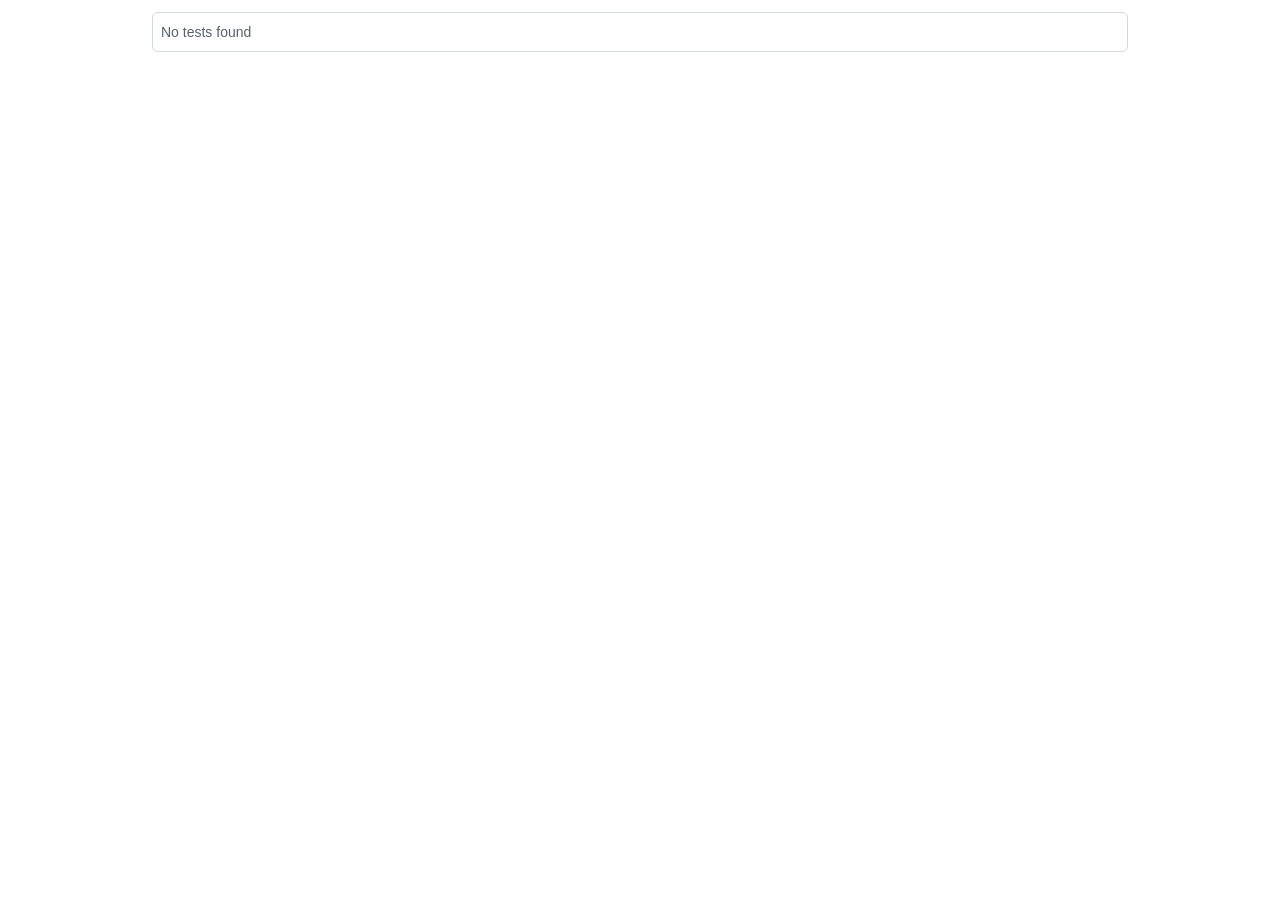
<file: node_modules/playwright-core/lib/vite/htmlReport/index.html>
<!DOCTYPE html>
<html style='scrollbar-gutter: stable both-edges;'>
  <head>
    <meta charset='UTF-8'>
    <meta name='color-scheme' content='dark light'>
    <meta name='viewport' content='width=device-width, initial-scale=1.0'>
    <title>Playwright Test Report</title>
    <script type="module" crossorigin src="./report.js"></script>
    <link rel="stylesheet" crossorigin href="./report.css">
  </head>
  <body>
    <div id='root'></div>
  </body>
</html>
</file>
<file: site/assets/css/site.css>
@font-face {
  font-family: "Fraunces";
  src: url("../fonts/fraunces-var.woff2") format("woff2");
  font-weight: 100 900;
  font-display: swap;
}
@font-face {
  font-family: "Instrument Sans";
  src: url("../fonts/instrument-sans-var.woff2") format("woff2");
  font-weight: 400 700;
  font-display: swap;
}
@font-face {
  font-family: "IBM Plex Mono";
  src: url("../fonts/ibm-plex-mono-400.woff2") format("woff2");
  font-weight: 400;
  font-display: swap;
}
@font-face {
  font-family: "IBM Plex Mono";
  src: url("../fonts/ibm-plex-mono-500.woff2") format("woff2");
  font-weight: 500;
  font-display: swap;
}

:root {
  --paper: #f6f1e7;
  --paper-deep: #ede5d6;
  --card: #fffdf8;
  --ink: #14233a;
  --ink-2: #4b586c;
  --ink-3: #6f7a8b;
  --rule: #ddd3c1;
  --amber: #d99a2b;
  --amber-ink: #8f5c0e;
  --power: #f2c14e;
  --red: #c0341d;
  --night: #0f1b2d;

  /* What the stages' colours mean, beyond red for an attack or a threat and
     amber for identification and a microphone's listening direction. */
  --machinery: #5f7596;
  --traffic: #7d8794;
  --neutral: #9aa3ae;
  --drone: #1b2638;

  --display: "Fraunces", Georgia, "Times New Roman", serif;
  --sans: "Instrument Sans", "Helvetica Neue", Arial, sans-serif;
  --mono: "IBM Plex Mono", ui-monospace, Menlo, monospace;

  --gutter: clamp(16px, 4vw, 48px);
  color-scheme: light;
}

* { box-sizing: border-box; }

body {
  margin: 0;
  background: var(--paper);
  color: var(--ink);
  font: 400 1.0625rem/1.6 var(--sans);
  -webkit-font-smoothing: antialiased;
}

a { color: inherit; text-decoration-color: var(--amber); text-underline-offset: 3px; text-decoration-thickness: 1.5px; }
a:hover { text-decoration-color: var(--ink); }

/* Header */

.site-header {
  display: flex;
  align-items: center;
  justify-content: space-between;
  gap: 16px 32px;
  flex-wrap: wrap;
  padding: 20px var(--gutter);
}
.brand { display: flex; align-items: center; gap: 12px; text-decoration: none; }
.brand img { display: block; }
.brand span, .footer-brand span {
  font-family: var(--display);
  font-weight: 620;
  font-size: 1.4rem;
  letter-spacing: -0.01em;
  font-variation-settings: "SOFT" 60, "opsz" 36;
}
.site-nav ul { display: flex; gap: 8px 28px; list-style: none; margin: 0; padding: 0; flex-wrap: wrap; }
.site-nav a { color: var(--ink-2); text-decoration: none; font-weight: 500; padding-bottom: 4px; }
.site-nav a:hover { color: var(--ink); }
.site-nav a[aria-current="page"] { color: var(--ink); box-shadow: inset 0 -2px var(--amber); }

/* Story layout: copy column left, pinned stage right. */

.story {
  --activation: 0.5;
  display: grid;
  grid-template-columns: minmax(18rem, 37fr) 63fr;
  padding-left: var(--gutter);
}
.story-beats { grid-column: 1; grid-row: 1; padding-right: clamp(16px, 3vw, 40px); }
.story-stage {
  grid-column: 2;
  grid-row: 1;
  position: sticky;
  top: 0;
  align-self: start;
  height: 100vh;
  height: 100svh;
  padding: 12px 16px 16px 0;
}
.stage {
  position: relative;
  height: 100%;
  border-radius: 28px;
  overflow: hidden;
  background: var(--sky, #e6ecea);
  box-shadow: inset 0 0 0 1px rgb(20 35 58 / 0.06);
}
.stage > .scene { position: absolute; inset: 0; width: 100%; height: 100%; display: block; }

.beat { min-height: 100vh; min-height: 100svh; }
.beat-card {
  position: sticky;
  top: 34vh;
  max-width: 31rem;
  padding-block: 12px;
  transition: opacity 0.5s ease;
}
.beat:not(.is-active) .beat-card { opacity: 0.28; }
.beat-card.is-tall { position: static; }
.beat-card p { margin: 0 0 16px; }
.beat-card > p:not(.eyebrow):not(.source) { font-size: clamp(1.125rem, 1.35vw, 1.3rem); line-height: 1.55; }

.eyebrow {
  font-family: var(--mono);
  font-size: 0.75rem;
  font-weight: 500;
  letter-spacing: 0.12em;
  text-transform: uppercase;
  color: var(--ink-3);
}
.source { font-size: 0.875rem; color: var(--ink-2); }

.beat--hero .beat-card { top: 18vh; padding-top: 6vh; }
.beat--hero h1 {
  font-family: var(--display);
  font-weight: 560;
  font-size: clamp(2.4rem, min(4.4vw, 6.6vh), 4.1rem);
  line-height: 1.04;
  letter-spacing: -0.02em;
  font-variation-settings: "SOFT" 50;
  margin: 0 0 24px;
  text-wrap: balance;
}
.beat--hero .lede { color: var(--ink-2); }
.scroll-cue {
  font-family: var(--mono);
  font-size: 0.75rem;
  letter-spacing: 0.14em;
  text-transform: uppercase;
  color: var(--ink-3);
  display: flex;
  align-items: center;
  gap: 12px;
}
.scroll-cue::after {
  content: "";
  width: 12px;
  height: 32px;
  background: url("data:image/svg+xml,%3Csvg xmlns='http://www.w3.org/2000/svg' viewBox='0 0 12 32' fill='none' stroke='%236f7a8b' stroke-width='1.5' stroke-linecap='round' stroke-linejoin='round'%3E%3Cpath d='M6 1V30M1.5 25.5L6 30L10.5 25.5'/%3E%3C/svg%3E") no-repeat center / contain;
  animation: cue 2.4s ease-in-out infinite;
}
@keyframes cue { 50% { transform: translateY(8px); } }

/* Evidence beats: real events, visibly a different register from the scenario. */

.beat--evidence .beat-card {
  background: var(--card);
  border: 1px solid var(--rule);
  border-radius: 16px;
  padding: 24px;
  box-shadow: 0 1px 0 rgb(20 35 58 / 0.04), 0 12px 32px -18px rgb(20 35 58 / 0.25);
}
.beat--evidence .eyebrow { color: var(--amber-ink); display: flex; align-items: center; gap: 8px; }
.beat--evidence .eyebrow::before {
  content: "";
  width: 8px;
  height: 8px;
  border-radius: 50%;
  background: var(--amber);
  flex: none;
}

/* Stage furniture */

.fore { position: absolute; inset: 0; width: 100%; height: 100%; pointer-events: none; }
.fore-wires path { fill: none; stroke: #3d4859; stroke-width: 1.6; }
.fore-bird, .fore-wires { transform-box: fill-box; transform-origin: center; }
.b-dark { fill: #14233a; }
.b-back { fill: #606d7f; }
.b-light { fill: var(--card); }
.b-shade { fill: #e8dfcf; }
.b-feet { fill: none; stroke: #14233a; stroke-width: 2.4; stroke-linecap: round; }

.stage-dim { position: absolute; inset: 0; background: var(--sky, var(--paper)); opacity: 0; pointer-events: none; }

.stage-chips {
  position: absolute;
  top: 16px;
  left: 16px;
  display: flex;
  flex-wrap: wrap;
  gap: 8px;
  pointer-events: none;
}
.stage-chip {
  margin: 0;
  padding: 6px 12px;
  border-radius: 999px;
  background: rgb(255 253 248 / 0.9);
  color: var(--ink);
  font-family: var(--mono);
  font-size: 0.6875rem;
  letter-spacing: 0.12em;
  text-transform: uppercase;
  opacity: 0;
}

.readout {
  position: absolute;
  top: 16px;
  right: 16px;
  min-width: 132px;
  padding: 10px 14px;
  border-radius: 14px;
  background: rgb(255 253 248 / 0.92);
  opacity: 0;
  transition: opacity 0.3s ease;
  pointer-events: none;
}
.readout p { margin: 0; }
.readout-label { font-family: var(--mono); font-size: 0.625rem; letter-spacing: 0.12em; text-transform: uppercase; color: var(--ink-3); }
.readout-value { font-family: var(--display); font-weight: 600; font-size: 1.25rem; line-height: 1.2; font-variation-settings: "SOFT" 50; color: var(--ink); }

.plate {
  position: absolute;
  top: 50%;
  left: 50%;
  width: min(420px, 82%);
  margin: 0;
  padding: 20px 20px 16px;
  background: var(--card);
  border: 1px solid var(--rule);
  border-radius: 18px;
  box-shadow: 0 24px 60px -30px rgb(20 35 58 / 0.5);
  opacity: 0;
  visibility: hidden;
  transform: translate(-50%, -50%);
}
.plate svg { display: block; width: 100%; height: auto; }
.plate-label {
  margin: 0 0 8px;
  font-family: var(--mono);
  font-size: 0.6875rem;
  letter-spacing: 0.12em;
  text-transform: uppercase;
  color: var(--amber-ink);
}
.plate .ink { fill: none; stroke: var(--ink); stroke-width: 1.6; stroke-linecap: round; stroke-linejoin: round; }
.plate .paper-fill { fill: var(--card); }

.plate-notes path { fill: none; stroke: var(--ink-3); stroke-width: 1; }
.plate-notes text { font-family: var(--mono); font-size: 10.5px; fill: var(--ink-2); }

.plate-figure { font-family: var(--display); font-size: 52px; font-weight: 600; fill: var(--red); }

/* Scene: static styling. Colours come from palette.js custom properties. */

.scene .ground { fill: var(--ground); }
.scene .field1 { fill: var(--field1); }
.scene .field2 { fill: var(--field2); }
.scene .field3 { fill: var(--field3); }
.scene .water { fill: var(--water); }
.scene .water-edge { fill: var(--water-edge); }
.scene .road { fill: var(--road); }
.scene .road-line { fill: none; stroke: var(--road-line); stroke-width: 1; stroke-dasharray: 6 8; }
.scene .runway { fill: var(--runway); }
.scene .runway-line { stroke: var(--road-line); stroke-width: 1.2; stroke-dasharray: 10 8; }
.scene .gravel { fill: var(--gravel); }
.scene .tree-a { fill: var(--tree-a); }
.scene .tree-b { fill: var(--tree-b); }
.scene .tree-c { fill: var(--tree-c); }
.scene .tree-d { fill: var(--tree-d); }
.scene .trunk { stroke: var(--trunk); stroke-width: 1.2; }
.scene .windows { fill: var(--win-off); }
.scene .clock { fill: var(--wall-t); stroke: var(--roof-r); stroke-width: 0.6; }
.scene .helipad { fill: var(--navy-t); }
.scene .helipad-mark { fill: var(--white-t); }
.scene .bay-doors { fill: var(--navy-r); }
.scene .police-band { fill: var(--navy-l); }
.scene .bushing { stroke: var(--metal-r); stroke-width: 1.3; stroke-linecap: round; }
.scene .fence { fill: none; stroke: var(--fence); stroke-width: 0.8; }
.scene .fence-mesh { fill: var(--fence); fill-opacity: 0.12; }
.scene .pylon-steel { fill: none; stroke: var(--pylon); stroke-width: 0.9; stroke-linejoin: round; }
.scene .tower-mouth { fill: var(--mouth); }
.scene .wire { fill: none; stroke: var(--wire); stroke-width: 0.7; vector-effect: non-scaling-stroke; opacity: 0.8; }
/* Ambient motion that accumulates over time (the marching flow dashes) is
   written to --ambient-* properties, which the smoke test's frames ignore;
   all other ambient motion is a pure function of the clock. */
.scene .flow { fill: none; stroke: var(--power); stroke-width: 1.6; stroke-dasharray: 4 14; stroke-dashoffset: var(--ambient-march, 0); stroke-linecap: round; vector-effect: non-scaling-stroke; }
.scene .line-glow { fill: none; stroke: var(--red); stroke-width: 2.5; stroke-linecap: round; vector-effect: non-scaling-stroke; opacity: 0; }
.scene .headlight { fill: #fff2c4; opacity: var(--lights, 0); }

.scene .tether { fill: none; stroke: #b8733d; stroke-width: 1.2; vector-effect: non-scaling-stroke; }
.scene .drone-arm { stroke: var(--drone); stroke-width: 1.4; }
.scene .rotor { fill: rgb(27 38 56 / 0.28); stroke: var(--drone); stroke-width: 0.5; }
.scene .drone-body { fill: var(--drone); }
.scene .drone-light { fill: var(--red); }

/* Footer */

.site-footer {
  margin-top: 64px;
  padding: 40px var(--gutter) 48px;
  border-top: 1px solid var(--rule);
  display: flex;
  flex-wrap: wrap;
  align-items: center;
  gap: 16px 40px;
  color: var(--ink-2);
  font-size: 0.9375rem;
}
.site-footer p { margin: 0; }
.footer-brand { display: flex; align-items: center; gap: 10px; color: var(--ink); }
.footer-brand span { font-size: 1.15rem; }
.legal { font-size: 0.8125rem; color: var(--ink-3); flex-basis: 100%; }

/* Without JavaScript the story reads as plain copy. */

.no-js .story { display: block; padding-right: var(--gutter); }
.no-js .story-stage { display: none; }
.no-js .beat { min-height: 0; padding-block: 16px; }
.no-js .beat-card { position: static; }
.no-js .beat:not(.is-active) .beat-card { opacity: 1; }

/* Sprites from furniture.js and the region shared by story pages */

.scene .price-tag rect, .scene .operator-tag rect { fill: var(--ink); }
.scene .price-tag text, .scene .operator-tag text { font-family: var(--mono); font-size: 10px; font-weight: 500; fill: #fff; letter-spacing: 0.04em; }

.scene .vuln-pin path { fill: var(--red); }
.scene .vuln-pin-dot { fill: #fff; }
.scene .fixed-check circle { fill: var(--amber); }
.scene .fixed-check path { fill: none; stroke: var(--ink); stroke-width: 1.8; stroke-linecap: round; stroke-linejoin: round; }

.scene .airliner-windows { stroke: var(--navy-l); stroke-width: 1.2; stroke-dasharray: 1.2 1.2; }

/* The closing line of a story: a contact address or a link out */

.closing { font-family: var(--display); font-weight: 560; font-size: clamp(1.5rem, 2.4vw, 2.1rem) !important; line-height: 1.2 !important; font-variation-settings: "SOFT" 50; }

/* Phones: the stage pins to the top and the copy scrolls up beneath it. */

@media (max-width: 880px) {
  .story { --activation: 0.8; display: block; padding: 0; }
  .story-stage { position: sticky; top: 0; height: 56vh; height: 56svh; padding: 8px; z-index: 2; background: var(--paper); }
  .stage { border-radius: 20px; }
  .story-beats { padding: 0 var(--gutter); }
  .beat { min-height: 70vh; min-height: 70svh; }
  .beat-card { top: calc(56svh + 16px); }
  .beat--hero .beat-card { top: calc(56svh + 8px); padding-top: 8px; }
  .beat--hero h1 { font-size: clamp(1.9rem, 8vw, 2.4rem); margin-bottom: 12px; }
  .beat--hero .lede { font-size: 1rem; }
  .scroll-cue { display: none; }
  .beat-card > p:not(.eyebrow):not(.source) { font-size: 1.0625rem; }
  .beat--evidence .beat-card { padding: 16px; }

  .stage-chips { top: 10px; left: 10px; gap: 6px; flex-direction: column; align-items: flex-start; }
  .stage-chip { font-size: 0.5625rem; padding: 5px 9px; }
  .readout { top: 10px; right: 10px; min-width: 0; padding: 7px 10px; }
  .readout-value { font-size: 1rem; }

  .plate { width: 88%; padding: 12px; }

}

@media (prefers-reduced-motion: reduce) {
  .scroll-cue::after { animation: none; }
  .beat-card { transition: none; }
}

/* Stage legend and chips shared by the Digital and Physical pages */

.stage-chip--on { opacity: 1; }
.stage-legend { position: absolute; left: 16px; bottom: 16px; margin: 0; padding: 8px 12px; list-style: none; display: flex; flex-wrap: wrap; gap: 6px 14px; border-radius: 12px; background: rgb(255 253 248 / 0.9); font-family: var(--mono); font-size: 0.6875rem; letter-spacing: 0.06em; opacity: 0; }
.stage-legend li::before { content: ""; display: inline-block; width: 10px; height: 10px; margin-right: 6px; border-radius: 50%; border: 2px solid currentColor; vertical-align: -1px; }

@media (max-width: 880px) {
  .stage-legend { left: 8px; right: 8px; bottom: 8px; padding: 5px 8px; gap: 2px 10px; font-size: 0.5625rem; }
}
</file>
<file: site/assets/css/home.css>
/* Home page: the attack on the grid and its replay with the threats identified. */
.stage-chip--identified { background: var(--amber); color: var(--ink); }
.readout-bar { position: relative; height: 6px; margin-top: 8px; border-radius: 3px; background: linear-gradient(90deg, rgb(20 35 58 / 0.12) 90%, rgb(192 52 29 / 0.35) 90%); overflow: hidden; }
.readout-bar span { position: absolute; inset: 0 auto 0 0; width: calc(var(--load, 0) * 100%); border-radius: 3px; background: var(--power); }
.readout-bar.is-high span { background: #f08a24; }
.spectrogram {
  position: absolute;
  right: 16px;
  bottom: 56px;
  width: min(320px, 46%);
  margin: 0;
  padding: 12px 14px 10px;
  border-radius: 16px;
  background: rgb(15 27 45 / 0.92);
  color: #d6dde8;
  opacity: 0;
  visibility: hidden;
}
.spectrogram figcaption { display: flex; align-items: center; gap: 8px; margin-bottom: 6px; font-family: var(--mono); font-size: 0.625rem; letter-spacing: 0.12em; text-transform: uppercase; }
.spectrogram-plot { display: block; width: 100%; height: auto; }
.panel-head { width: 26px; height: 26px; flex: none; transform-origin: 40% 60%; transition: transform 0.2s linear; }
.spectrogram .hum { fill: #8fa3bf; }
.spectrogram .rotor-column rect { fill: var(--amber); }
.spectrogram .axis { stroke: rgb(214 221 232 / 0.3); stroke-width: 1; }
.spectrogram .legend { font-family: var(--mono); font-size: 7.5px; fill: #aab6c8; }
.spectrogram .legend--rotor { fill: var(--amber); }
.rail {
  --rail: 0;
  position: absolute;
  left: 24px;
  right: 24px;
  bottom: 18px;
  margin: 0;
  padding: 16px 0 0;
  list-style: none;
  display: flex;
  justify-content: space-between;
  font-family: var(--mono);
  font-size: 0.6875rem;
  letter-spacing: 0.1em;
  text-transform: uppercase;
  color: var(--ink-2);
  opacity: 0;
}
.rail::before, .rail::after {
  content: "";
  position: absolute;
  top: 4px;
  left: 0;
  height: 2px;
  border-radius: 1px;
}
.rail::before { right: 0; background: rgb(20 35 58 / 0.15); }
.rail::after { width: calc(var(--rail) * 100%); background: var(--red); }
.rail li { position: relative; flex: 1; text-align: center; }
.rail li:first-child { text-align: left; }
.rail li:last-child { text-align: right; }
.stage[data-dark="true"] .rail { color: #b7c1d0; }
.stage[data-dark="true"] .rail::before { background: rgb(255 255 255 / 0.18); }
.plate .copper { fill: none; stroke: #b8733d; stroke-width: 3.5; stroke-linecap: round; }
.plate .nine rect { fill: var(--card); stroke: var(--ink); stroke-width: 1.4; }
.plate .nine path { stroke: var(--ink); stroke-width: 1.4; }
.scene .steam { fill: var(--steam); }
.scene .sub-glow { fill: url(#glow-attack); opacity: 0; }
.scene .burst { fill: #fff6d8; }
.scene .arc { fill: none; stroke: #fff; stroke-width: 1.4; stroke-linejoin: round; }
.scene .drone-trail { fill: none; stroke: var(--red); stroke-width: 1.4; stroke-dasharray: 3 5; vector-effect: non-scaling-stroke; opacity: 0; }
.scene .drone-shadow { fill: #000; opacity: 0; }
.scene .strike-tag rect { fill: var(--red); }
.scene .strike-tag text { font-family: var(--mono); font-size: 10px; font-weight: 500; fill: #fff; letter-spacing: 0.04em; }

/* Story elements added by the home scene's tracks */

.scene .sub-glow.is-off { fill: url(#glow-off); }
.scene .strike-tag.is-heard rect { fill: var(--amber); }
.scene .strike-tag.is-heard text { fill: var(--ink); }
.scene .operator-tag rect { fill: var(--amber); }
.scene .operator-tag text { fill: var(--ink); }
.scene .alert-ring { fill: none; stroke: var(--red); stroke-width: 1.4; opacity: 0; }
.scene .scan-line { fill: none; stroke-width: 2.2; stroke-linecap: round; }
.scene .scan-attack { stroke: var(--red); }
.scene .scan-audit { stroke: var(--amber); }
.scene .phone-alert rect, .scene .phone-alert > path:first-of-type { fill: var(--card); }
.scene .phone-alert-dot { fill: var(--red); }
.scene .phone-alert-lines { fill: none; stroke: #8a93a0; stroke-width: 1.3; stroke-linecap: round; }
.scene .siren-ring { fill: none; stroke: var(--red); stroke-width: 1.2; vector-effect: non-scaling-stroke; opacity: 0; }
.scene .beacon { fill: #3a4e6e; }
.scene .beacon.is-lit { fill: #7fb2ff; }
.scene .vehicle--fire .beacon.is-lit { fill: #ffc24a; }
.scene .fire-glow { fill: url(#glow-fire); opacity: 0.6; }
.scene .flame-outer { fill: #f08a24; }
.scene .flame-inner { fill: #ffd36e; }
.scene .smoke { fill: #7d8591; }
.scene .housing { display: none; }
.scene[data-housings="on"] .housing { display: inline; }
.scene .housing-eye { fill: var(--amber); }
.scene .sound-arc { fill: none; stroke: var(--amber); stroke-width: 2.6; stroke-linecap: round; vector-effect: non-scaling-stroke; opacity: 0; }
.scene .alert-path { fill: none; stroke: var(--amber); stroke-width: 2; stroke-linecap: round; vector-effect: non-scaling-stroke; opacity: 0; }
.scene .browser-frame { fill: var(--card); stroke: var(--ink); stroke-width: 1; }
.scene .browser-rule, .scene .browser-stem { stroke: var(--ink); stroke-width: 1; }
.scene .browser-stem { stroke-dasharray: 2 2; }
.scene .browser-dot { fill: #c9c2b4; }
.scene .browser-line { fill: #cfd5dd; }
.scene .browser-line.is-flaw { fill: var(--red); }
.scene .browser-scan { fill: var(--red); opacity: 0; fill-opacity: 0.22; }

/* Evidence drawings added in stage 3 */

.plate .signal { fill: none; stroke: var(--amber-ink); stroke-width: 1.6; stroke-dasharray: 4 5; }
.plate .lakes path { fill: #cfe0e6; stroke: var(--ink); stroke-width: 1.2; }
.plate .blackout-area { fill: var(--red); fill-opacity: 0.2; stroke: var(--red); stroke-width: 1; stroke-opacity: 0.5; }
.plate .cities circle { fill: var(--ink); }
.plate .clock { fill: none; stroke: var(--ink); stroke-width: 1.6; stroke-linecap: round; }
.plate .clock .clock-pin { fill: var(--ink); stroke: none; }
.plate .clock-hand { stroke: var(--red); stroke-width: 2.2; }

/* 1.4: real incidents as a fanned stack */

.incidents { list-style: none; margin: 0; padding: 0; display: grid; gap: 10px; }
.incidents li {
  padding: 12px 16px;
  background: var(--card);
  border: 1px solid var(--rule);
  border-radius: 12px;
  box-shadow: 0 10px 24px -18px rgb(20 35 58 / 0.4);
}
.incidents li:nth-child(1) { transform: rotate(-1.2deg); }
.incidents li:nth-child(2) { transform: rotate(0.8deg) translateX(10px); }
.incidents li:nth-child(3) { transform: rotate(-0.6deg) translateX(4px); }
.incidents li:nth-child(4) { transform: rotate(1.1deg) translateX(14px); }
.incidents p { margin: 0 0 4px; font-size: 0.975rem; line-height: 1.45; }
.incidents .source { margin: 0; font-size: 0.8125rem; }
.incident-when { font-family: var(--mono); font-size: 0.6875rem !important; letter-spacing: 0.12em; text-transform: uppercase; color: var(--amber-ink); }
.eyebrow--identified { color: var(--amber-ink); }
.beat--turn .beat-card > p:not(.eyebrow) { font-family: var(--display); font-weight: 560; font-size: clamp(1.6rem, 2.6vw, 2.3rem) !important; line-height: 1.15 !important; font-variation-settings: "SOFT" 50; }

/* After the story: the two areas of work */

.areas {
  display: grid;
  grid-template-columns: repeat(auto-fit, minmax(min(100%, 22rem), 1fr));
  gap: 24px;
  padding: 16px var(--gutter) 32px;
  max-width: 76rem;
}
.area {
  display: block;
  padding: 28px;
  border-radius: 20px;
  background: var(--card);
  border: 1px solid var(--rule);
  text-decoration: none;
  color: var(--ink);
  transition: transform 0.2s ease, box-shadow 0.2s ease;
}
.area:hover { transform: translateY(-2px); box-shadow: 0 18px 40px -26px rgb(20 35 58 / 0.45); }
.area p { margin: 0 0 12px; }
.area-text { font-size: 1.125rem; line-height: 1.5; }
.area-link { font-weight: 600; color: var(--ink); margin: 0 !important; }
.area-icon { width: 64px; height: 48px; margin-bottom: 16px; fill: none; stroke: var(--ink); stroke-width: 2; stroke-linejoin: round; stroke-linecap: round; }
.area-icon-accent { fill: var(--amber); stroke: none; }
.area-icon-mark { stroke: var(--ink); stroke-width: 2; }

@media (max-width: 880px) {
  .rail { left: 14px; right: 14px; bottom: 12px; font-size: 0.625rem; }
  .rail li { visibility: hidden; }
  .rail li.is-current { visibility: visible; }
  .spectrogram { right: 8px; bottom: 36px; width: 62%; padding: 8px 10px; }
  .spectrogram figcaption { margin-bottom: 2px; }
  .panel-head { width: 20px; height: 20px; }
  .incidents li { transform: none !important; }
}
</file>
<file: site/assets/css/about.css>
/* About page: the world map, the journey, and cartoon Greg */

.scene .table-edge { fill: var(--earth-r, #9b7f5e); }
.scene .ocean { fill: #dbe7ea; }
.scene .graticule { fill: none; stroke: #c4d5da; stroke-width: 0.8; vector-effect: non-scaling-stroke; }
.scene .land { fill: #cdd8b3; stroke: #aebd90; stroke-width: 0.8; vector-effect: non-scaling-stroke; stroke-linejoin: round; }
.scene .land-shadow { fill: #aebb90; }
.scene .lake { fill: #dbe7ea; stroke: #aebd90; stroke-width: 0.6; vector-effect: non-scaling-stroke; }
.scene .country { fill: var(--amber); opacity: 0; }
.scene .journey-arc { fill: none; stroke: var(--amber); stroke-width: 2.6; stroke-linecap: round; vector-effect: non-scaling-stroke; }
.scene .journey-dot { fill: var(--ink); }
.scene .pin-body { fill: var(--ink); }
.scene .pin-dot { fill: var(--amber); }
.scene .pin-label { fill: var(--card); stroke: rgb(20 35 58 / 0.14); stroke-width: 1; }
.scene .pin-text { font-family: var(--mono); font-size: 10px; font-weight: 500; fill: var(--ink); letter-spacing: 0.03em; }
.scene .year-track { fill: #e3ddd0; }
.scene .year-fill { fill: var(--amber); }
.scene .year-text { font-size: 8.5px; fill: var(--ink-2); }
.greg-stage { position: absolute; right: 3%; bottom: 3%; width: min(26%, 210px); aspect-ratio: 160 / 330; pointer-events: none; transition: opacity 0.3s ease; }
.greg { display: block; width: 100%; height: 100%; }
.greg .outfit { display: none; }
.greg .outfit.is-on { display: inline; }

@media (max-width: 880px) {
  .greg-stage { width: 24%; right: 2%; bottom: 2%; }
}
.scene .region-land { fill: #cdd8b3; }
.scene .region-lake { fill: #dbe7ea; }
</file>
<file: site/assets/css/digital.css>
/* Digital page: public-system panels, Meerkat Watch's tests, the replay */

.legend-attack { color: var(--red); }
.legend-watch { color: var(--amber-ink); }
.legend-out { color: var(--neutral); }
.scene .panel-frame { fill: var(--card); stroke: var(--ink); stroke-width: 0.8; }
.scene .panel-rule { stroke: var(--ink); stroke-width: 0.6; }
.scene .panel-lines { stroke: #c3cad3; stroke-width: 1.4; stroke-linecap: round; }
.scene .panel-stem { stroke: var(--ink); stroke-width: 0.7; stroke-dasharray: 1.5 1.5; }
.scene .panel-scan { fill: var(--red); fill-opacity: 0.4; }
.scene .panel.is-attacked .panel-frame { stroke: var(--red); stroke-width: 1.4; }
.scene .panel.is-watched .panel-frame { stroke: var(--amber); stroke-width: 1.8; }
.scene .panel.is-watched .panel-stem { stroke: var(--amber-ink); }
.scene .sys-frame { fill: var(--card); stroke: var(--ink); stroke-width: 1; }
.scene .sys-rule { stroke: var(--ink); stroke-width: 0.7; }
.scene .sys-dot { fill: #c9c2b4; }
.scene .sys-text { stroke: #c3cad3; stroke-width: 2.2; stroke-linecap: round; }
.scene .sys-plugin { fill: #e8e1d3; stroke: #b6ab96; stroke-width: 0.8; }
.scene .sys-field { fill: #f3efe6; stroke: #b6ab96; stroke-width: 0.8; }
.scene .sys-button { fill: var(--ink); }
.scene .sys-folder { fill: #e9c77a; stroke: #b78f3a; stroke-width: 0.8; stroke-linejoin: round; }
.scene .sys-terminal { fill: var(--ink); }
.scene .sys-terminal-text { fill: none; stroke: #cfd8e3; stroke-width: 1.4; stroke-linecap: round; stroke-linejoin: round; }
.scene .sys-rack { fill: #dfe3e8; stroke: #9aa4af; stroke-width: 0.8; }
.scene .sys-led { fill: #8fb07f; }
.scene .sys-scan { fill: var(--amber); fill-opacity: 0.4; }
.scene :is(.sys-label, .sys-note) text { font-family: var(--mono); font-size: 8px; font-weight: 500; fill: var(--ink); }
.scene :is(.sys-label, .sys-note) rect { fill: var(--card); opacity: 0.94; }
.scene .sys-note { opacity: 0; }
.scene .sys-note text { fill: #6f7a8b; }
.scene .sys-note.is-on { opacity: 1; }
.scene .sys-stem { fill: none; stroke: var(--ink); stroke-width: 0.8; stroke-dasharray: 2 2; }
.scene .sys-stem.is-out { stroke: #b3b8bf; }
.scene .sys.is-scope .sys-frame { stroke: var(--amber); stroke-width: 2.4; }
.scene .sys.is-flaw .sys-frame { stroke: var(--red); stroke-width: 2.4; }
.scene .sys.is-out .sys-frame { fill: #eceae5; stroke: #b3b8bf; }
.scene .sys.is-out .sys-art { opacity: 0.35; }
.scene .scope-paper { fill: var(--card); stroke: var(--ink); stroke-width: 0.8; }
.scene .scope-title { font-family: var(--mono); font-size: 4.6px; font-weight: 500; fill: var(--ink); letter-spacing: 0.1em; }
.scene .scope-box { fill: none; stroke: var(--ink); stroke-width: 0.5; }
.scene .scope-line { stroke: #c3cad3; stroke-width: 1.4; stroke-linecap: round; }
.scene .scope-tick { fill: none; stroke: var(--amber-ink); stroke-width: 1; stroke-linecap: round; stroke-linejoin: round; }
.scene .scope-cross { fill: none; stroke: var(--neutral); stroke-width: 0.9; stroke-linecap: round; }
.scene .scope-sign { fill: none; stroke: var(--ink); stroke-width: 0.8; stroke-linecap: round; }
.scene .noise-dot { fill: var(--neutral); }
.scene .sweep-ring { fill: none; stroke: var(--red); stroke-width: 1.8; vector-effect: non-scaling-stroke; }
.scene .cost-caption { font-family: var(--mono); font-size: 8.5px; fill: var(--ink-2); paint-order: stroke; stroke: #e6ecea; stroke-width: 3px; stroke-linejoin: round; }
.scene :is(.cause-tag, .proof-tag, .result-tag, .noise-tag, .owner-tag) text { font-family: var(--mono); font-size: 10px; font-weight: 500; fill: #fff; letter-spacing: 0.04em; }
.scene :is(.cause-tag, .result-tag) rect { fill: var(--ink); }
.scene :is(.proof-tag, .result-tag--in) rect { fill: var(--red); }
.scene .cause-tag--watch rect { fill: var(--amber); }
.scene .cause-tag--watch text { fill: var(--ink); }
.scene .noise-tag rect { fill: #8d97a6; }
.scene .owner-tag rect { fill: var(--card); stroke: var(--ink); stroke-width: 1; }
.scene .owner-tag text { fill: var(--ink); }
.scene .owner-shadow { fill: #000; opacity: 0.15; }
.scene .owner-body { fill: var(--ink); }
.scene .owner-head { fill: #f3caa9; }
.scene .report-paper { fill: var(--card); stroke: var(--ink); stroke-width: 1; }
.scene .report-lines { stroke: var(--ink-3); stroke-width: 1.2; stroke-linecap: round; }
.scene .replay-path { fill: none; stroke: var(--ink); stroke-width: 1.8; stroke-dasharray: 4 3; stroke-linecap: round; vector-effect: non-scaling-stroke; }
.scene .replay-stop { stroke: var(--ink); stroke-width: 3; stroke-linecap: round; }
.scene .step circle { fill: var(--card); stroke: var(--ink); stroke-width: 1.4; }
.scene .step text { font-family: var(--mono); font-size: 7px; font-weight: 500; fill: var(--ink); }
.plate .strike { fill: none; stroke: var(--red); stroke-width: 3; stroke-linecap: round; }
.plate .ink-fill { fill: var(--ink); }
.plate .terminal { fill: var(--ink); }
.plate .prompt-line { fill: none; stroke: #cfd8e3; stroke-width: 2; stroke-linecap: round; stroke-linejoin: round; }
.plate .ink .grid { stroke: var(--ink-3); stroke-width: 0.9; }
.plate .net-link { stroke: var(--ink); stroke-width: 1.4; }
.plate .net-link.is-down { stroke: #d6d0c5; }
.plate .net-node { fill: var(--card); stroke: var(--ink); stroke-width: 1.8; }
.plate .net-node.is-down { fill: #e7e2d8; stroke: #b9b2a6; }
</file>
<file: site/assets/css/physical.css>
/* Physical page: places, microphones, sound and the method cards */

.legend-air { color: var(--machinery); }
.legend-traffic { color: var(--traffic); }
.legend-threat { color: var(--red); }
.legend-listening { color: var(--amber-ink); }
.scene .ring { fill: none; stroke-width: 1.4; vector-effect: non-scaling-stroke; opacity: 0; }
.scene .ring-air { stroke: var(--machinery); stroke-width: 1.8; }
.scene .ring-traffic { stroke: var(--traffic); }
.scene .ring-threat { stroke: var(--red); stroke-width: 1.2; }
.scene .lobe { fill: var(--amber); fill-opacity: 0.18; stroke: var(--amber); stroke-width: 1.4; vector-effect: non-scaling-stroke; opacity: 0; }
.scene .mic-pole.is-chosen .m-navy.ft { fill: #f0c66b; }
.scene .mic-pole.is-chosen .m-navy.fl { fill: var(--amber); }
.scene .mic-pole.is-chosen .m-navy.fr { fill: #b98221; }
.scene .callout-card { fill: var(--card); stroke: var(--ink); stroke-width: 1.2; }
.scene .callout-arc { fill: none; stroke: var(--amber); stroke-width: 2.4; stroke-linecap: round; }
.scene .print-head { stroke: var(--amber); stroke-width: 1.6; }
.housing-shape .shape-body { fill: #dfe4ea; stroke: var(--ink); stroke-width: 1.1; stroke-linejoin: round; vector-effect: non-scaling-stroke; }
.housing-shape .shape-detail { fill: none; stroke: var(--ink); stroke-width: 0.8; vector-effect: non-scaling-stroke; }
.housing-shape .shape-hole { fill: var(--card); stroke: var(--ink); stroke-width: 0.6; vector-effect: non-scaling-stroke; }
.housing-shape .shape-mic { fill: var(--amber); }
.scene .sound-path { fill: none; stroke: var(--traffic); stroke-width: 1.6; stroke-linejoin: round; vector-effect: non-scaling-stroke; opacity: 0; }
.scene .path-direct { stroke-dasharray: 6 4; }
.scene .path-echo { stroke-dasharray: 2 3; stroke: var(--machinery); }
.scene .approach { fill: none; stroke: var(--red); stroke-width: 1.8; stroke-dasharray: 6 5; vector-effect: non-scaling-stroke; }
.scene .candidate-path { fill: none; stroke: var(--neutral); stroke-width: 1; vector-effect: non-scaling-stroke; opacity: 0; }
.scene :is(.place-tag, .surface-tag) rect { fill: var(--ink); }
.scene .surface-tag rect { fill: var(--card); stroke: var(--ink); stroke-width: 1; }
.scene :is(.place-tag, .surface-tag) text { font-family: var(--mono); font-size: 10px; font-weight: 500; fill: #fff; letter-spacing: 0.04em; }
.scene .surface-tag text { fill: var(--ink); }
.scene .shahed-body { fill: #4a4f57; stroke: var(--drone); stroke-width: 0.8; }
.scene .shahed-fin { stroke: var(--drone); stroke-width: 1.4; }
.scene .shahed-prop { fill: rgb(27 38 56 / 0.3); stroke: var(--drone); stroke-width: 0.5; }
.scene .shahed-jet { fill: var(--drone); }
.scene .shahed[data-variant="jet"] .shahed-prop, .scene .shahed:not([data-variant="jet"]) .shahed-jet { display: none; }
.scene .radar-dish { fill: #dfe4ea; stroke: var(--ink); stroke-width: 1; vector-effect: non-scaling-stroke; }
.scene .radar-pulse { fill: none; stroke: var(--machinery); stroke-width: 1.4; vector-effect: non-scaling-stroke; opacity: 0; }
.scene .locator-mark { fill: none; stroke: var(--red); stroke-width: 2; }
.scene .locator-ring { fill: none; stroke: var(--red); stroke-width: 1.2; stroke-dasharray: 4 4; }
.soundprint {
  position: absolute;
  top: 16px;
  right: 16px;
  width: min(300px, 44%);
  margin: 0;
  padding: 10px 12px 8px;
  border-radius: 14px;
  background: var(--card);
  border: 1px solid var(--rule);
  opacity: 0;
  visibility: hidden;
}
.soundprint figcaption { margin-bottom: 4px; font-family: var(--mono); font-size: 0.625rem; letter-spacing: 0.1em; text-transform: uppercase; color: var(--amber-ink); }
.soundprint-plot { display: block; width: 100%; height: auto; }
.soundprint .axis { stroke: var(--ink-3); stroke-width: 1; }
.soundprint .legend { font-family: var(--mono); font-size: 8px; fill: var(--ink-2); }
.soundprint .print-noise rect { fill: var(--machinery); }
.soundprint .print-noise path { stroke: var(--machinery); stroke-width: 2; }
.soundprint .print-threat path { stroke: var(--red); stroke-width: 1.4; }
.soundprint .print-jet rect { fill: var(--red); }
.plate .board path { stroke: var(--ink-3); stroke-width: 4; stroke-linecap: round; }
.plate .cancelled path { stroke: var(--red); stroke-width: 4; stroke-linecap: round; }
.plate .comb path { stroke: var(--red); stroke-width: 2; }
.plate .smear { fill: var(--red); fill-opacity: 0.35; }
.plate .wavefront path { fill: none; stroke: var(--traffic); stroke-width: 2.4; stroke-linecap: round; }
.plate .wavefront--drone path { stroke: var(--red); }
.plate .meter-track { fill: #ece6da; }
.plate .meter-bar { fill: var(--neutral); }
.plate .meter-bar--drone { fill: var(--red); }
.plate .score-track { fill: #ece6da; }
.plate .score-bar { fill: var(--neutral); }
.plate .score-bar--best { fill: var(--amber); }
.plate .best { fill: none; stroke: var(--amber); stroke-width: 2.4; opacity: 0; transition: opacity 0.2s; }
.plate .best.is-on { opacity: 1; }
.plate .print-head-line { stroke: var(--amber); stroke-width: 2; }
.plate .print-nozzle { fill: var(--ink); }
.plate .polar circle, .plate .polar path { fill: none; stroke: #d6d0c5; stroke-width: 1; }
.plate .measured { fill: var(--amber); fill-opacity: 0.18; stroke: var(--amber-ink); stroke-width: 2; stroke-dasharray: 1; stroke-dashoffset: 1; }
.plate .loop-back { fill: none; stroke: var(--ink-3); stroke-width: 1.4; opacity: 0; }

@media (max-width: 880px) {
  .soundprint { top: 38px; right: 8px; width: 40%; padding: 5px 7px 4px; border-radius: 10px; }
  .soundprint figcaption { font-size: 0.5rem; margin-bottom: 2px; }
}
</file>
<file: node_modules/playwright-core/lib/vite/htmlReport/report.css>
:root{--color-canvas-default-transparent:#fff0;--color-marketing-icon-primary:#218bff;--color-marketing-icon-secondary:#54aeff;--color-diff-blob-addition-num-text:#24292f;--color-diff-blob-addition-fg:#24292f;--color-diff-blob-addition-num-bg:#ccffd8;--color-diff-blob-addition-line-bg:#e6ffec;--color-diff-blob-addition-word-bg:#abf2bc;--color-diff-blob-deletion-num-text:#24292f;--color-diff-blob-deletion-fg:#24292f;--color-diff-blob-deletion-num-bg:#ffd7d5;--color-diff-blob-deletion-line-bg:#ffebe9;--color-diff-blob-deletion-word-bg:#ff818266;--color-diff-blob-hunk-num-bg:#54aeff66;--color-diff-blob-expander-icon:#57606a;--color-diff-blob-selected-line-highlight-mix-blend-mode:multiply;--color-diffstat-deletion-border:#1b1f2426;--color-diffstat-addition-border:#1b1f2426;--color-diffstat-addition-bg:#2da44e;--color-search-keyword-hl:#fff8c5;--color-prettylights-syntax-comment:#6e7781;--color-prettylights-syntax-constant:#0550ae;--color-prettylights-syntax-entity:#8250df;--color-prettylights-syntax-storage-modifier-import:#24292f;--color-prettylights-syntax-entity-tag:#116329;--color-prettylights-syntax-keyword:#cf222e;--color-prettylights-syntax-string:#0a3069;--color-prettylights-syntax-variable:#953800;--color-prettylights-syntax-brackethighlighter-unmatched:#82071e;--color-prettylights-syntax-invalid-illegal-text:#f6f8fa;--color-prettylights-syntax-invalid-illegal-bg:#82071e;--color-prettylights-syntax-carriage-return-text:#f6f8fa;--color-prettylights-syntax-carriage-return-bg:#cf222e;--color-prettylights-syntax-string-regexp:#116329;--color-prettylights-syntax-markup-list:#3b2300;--color-prettylights-syntax-markup-heading:#0550ae;--color-prettylights-syntax-markup-italic:#24292f;--color-prettylights-syntax-markup-bold:#24292f;--color-prettylights-syntax-markup-deleted-text:#82071e;--color-prettylights-syntax-markup-deleted-bg:#ffebe9;--color-prettylights-syntax-markup-inserted-text:#116329;--color-prettylights-syntax-markup-inserted-bg:#dafbe1;--color-prettylights-syntax-markup-changed-text:#953800;--color-prettylights-syntax-markup-changed-bg:#ffd8b5;--color-prettylights-syntax-markup-ignored-text:#eaeef2;--color-prettylights-syntax-markup-ignored-bg:#0550ae;--color-prettylights-syntax-meta-diff-range:#8250df;--color-prettylights-syntax-brackethighlighter-angle:#57606a;--color-prettylights-syntax-sublimelinter-gutter-mark:#8c959f;--color-prettylights-syntax-constant-other-reference-link:#0a3069;--color-codemirror-text:#24292f;--color-codemirror-bg:#fff;--color-codemirror-gutters-bg:#fff;--color-codemirror-guttermarker-text:#fff;--color-codemirror-guttermarker-subtle-text:#6e7781;--color-codemirror-linenumber-text:#57606a;--color-codemirror-cursor:#24292f;--color-codemirror-selection-bg:#54aeff66;--color-codemirror-activeline-bg:#eaeef280;--color-codemirror-matchingbracket-text:#24292f;--color-codemirror-lines-bg:#fff;--color-codemirror-syntax-comment:#24292f;--color-codemirror-syntax-constant:#0550ae;--color-codemirror-syntax-entity:#8250df;--color-codemirror-syntax-keyword:#cf222e;--color-codemirror-syntax-storage:#cf222e;--color-codemirror-syntax-string:#0a3069;--color-codemirror-syntax-support:#0550ae;--color-codemirror-syntax-variable:#953800;--color-checks-bg:#24292f;--color-checks-run-border-width:0px;--color-checks-container-border-width:0px;--color-checks-text-primary:#f6f8fa;--color-checks-text-secondary:#8c959f;--color-checks-text-link:#54aeff;--color-checks-btn-icon:#afb8c1;--color-checks-btn-hover-icon:#f6f8fa;--color-checks-btn-hover-bg:#ffffff20;--color-checks-input-text:#eaeef2;--color-checks-input-placeholder-text:#8c959f;--color-checks-input-focus-text:#8c959f;--color-checks-input-bg:#32383f;--color-checks-input-shadow:none;--color-checks-donut-error:#fa4549;--color-checks-donut-pending:#bf8700;--color-checks-donut-success:#2da44e;--color-checks-donut-neutral:#afb8c1;--color-checks-dropdown-text:#afb8c1;--color-checks-dropdown-bg:#32383f;--color-checks-dropdown-border:#424a53;--color-checks-dropdown-shadow:#1b1f244d;--color-checks-dropdown-hover-text:#f6f8fa;--color-checks-dropdown-hover-bg:#424a53;--color-checks-dropdown-btn-hover-text:#f6f8fa;--color-checks-dropdown-btn-hover-bg:#32383f;--color-checks-scrollbar-thumb-bg:#57606a;--color-checks-header-label-text:#d0d7de;--color-checks-header-label-open-text:#f6f8fa;--color-checks-header-border:#32383f;--color-checks-header-icon:#8c959f;--color-checks-line-text:#d0d7de;--color-checks-line-num-text:#8c959fbf;--color-checks-line-timestamp-text:#8c959f;--color-checks-line-hover-bg:#32383f;--color-checks-line-selected-bg:#218bff26;--color-checks-line-selected-num-text:#54aeff;--color-checks-line-dt-fm-text:#24292f;--color-checks-line-dt-fm-bg:#9a6700;--color-checks-gate-bg:#7d4e0026;--color-checks-gate-text:#d0d7de;--color-checks-gate-waiting-text:#afb8c1;--color-checks-step-header-open-bg:#32383f;--color-checks-step-error-text:#ff8182;--color-checks-step-warning-text:#d4a72c;--color-checks-logline-text:#8c959f;--color-checks-logline-num-text:#8c959fbf;--color-checks-logline-debug-text:#c297ff;--color-checks-logline-error-text:#d0d7de;--color-checks-logline-error-num-text:#ff8182;--color-checks-logline-error-bg:#a40e2626;--color-checks-logline-warning-text:#d0d7de;--color-checks-logline-warning-num-text:#d4a72c;--color-checks-logline-warning-bg:#7d4e0026;--color-checks-logline-command-text:#54aeff;--color-checks-logline-section-text:#4ac26b;--color-checks-ansi-black:#24292f;--color-checks-ansi-black-bright:#32383f;--color-checks-ansi-white:#d0d7de;--color-checks-ansi-white-bright:#d0d7de;--color-checks-ansi-gray:#8c959f;--color-checks-ansi-red:#ff8182;--color-checks-ansi-red-bright:#ffaba8;--color-checks-ansi-green:#4ac26b;--color-checks-ansi-green-bright:#6fdd8b;--color-checks-ansi-yellow:#d4a72c;--color-checks-ansi-yellow-bright:#eac54f;--color-checks-ansi-blue:#54aeff;--color-checks-ansi-blue-bright:#80ccff;--color-checks-ansi-magenta:#c297ff;--color-checks-ansi-magenta-bright:#d8b9ff;--color-checks-ansi-cyan:#76e3ea;--color-checks-ansi-cyan-bright:#b3f0ff;--color-project-header-bg:#24292f;--color-project-sidebar-bg:#fff;--color-project-gradient-in:#fff;--color-project-gradient-out:#fff0;--color-mktg-success:#249243;--color-mktg-info:#1377ea;--color-mktg-bg-shade-gradient-top:#1b1f2411;--color-mktg-bg-shade-gradient-bottom:#1b1f2400;--color-mktg-btn-bg-top:#617eef;--color-mktg-btn-bg-bottom:#4969ed;--color-mktg-btn-bg-overlay-top:#4968e4;--color-mktg-btn-bg-overlay-bottom:#3355e0;--color-mktg-btn-text:#fff;--color-mktg-btn-primary-bg-top:#34b759;--color-mktg-btn-primary-bg-bottom:#2ea44f;--color-mktg-btn-primary-bg-overlay-top:#279b42;--color-mktg-btn-primary-bg-overlay-bottom:#22863a;--color-mktg-btn-primary-text:#fff;--color-mktg-btn-enterprise-bg-top:#8670ff;--color-mktg-btn-enterprise-bg-bottom:#6f57ff;--color-mktg-btn-enterprise-bg-overlay-top:#7463de;--color-mktg-btn-enterprise-bg-overlay-bottom:#614eda;--color-mktg-btn-enterprise-text:#fff;--color-mktg-btn-outline-text:#4969ed;--color-mktg-btn-outline-border:#4969ed4d;--color-mktg-btn-outline-hover-text:#3355e0;--color-mktg-btn-outline-hover-border:#3355e080;--color-mktg-btn-outline-focus-border:#4969ed;--color-mktg-btn-outline-focus-border-inset:#4969ed80;--color-mktg-btn-dark-text:#fff;--color-mktg-btn-dark-border:#ffffff4d;--color-mktg-btn-dark-hover-text:#fff;--color-mktg-btn-dark-hover-border:#ffffff80;--color-mktg-btn-dark-focus-border:#fff;--color-mktg-btn-dark-focus-border-inset:#ffffff80;--color-avatar-bg:#fff;--color-avatar-border:#1b1f2426;--color-avatar-stack-fade:#afb8c1;--color-avatar-stack-fade-more:#d0d7de;--color-avatar-child-shadow:-2px -2px 0 #fffc;--color-topic-tag-border:#0000;--color-select-menu-backdrop-border:#0000;--color-select-menu-tap-highlight:#afb8c180;--color-select-menu-tap-focus-bg:#b6e3ff;--color-overlay-shadow:0 1px 3px #1b1f241f, 0 8px 24px #424a531f;--color-header-text:#ffffffb3;--color-header-bg:#24292f;--color-header-logo:#fff;--color-header-search-bg:#24292f;--color-header-search-border:#57606a;--color-sidenav-selected-bg:#fff;--color-menu-bg-active:#0000;--color-control-transparent-bg-hover:#818b981a;--color-input-disabled-bg:#afb8c133;--color-timeline-badge-bg:#eaeef2;--color-ansi-black:#24292f;--color-ansi-black-bright:#57606a;--color-ansi-white:#6e7781;--color-ansi-white-bright:#8c959f;--color-ansi-gray:#6e7781;--color-ansi-red:#cf222e;--color-ansi-red-bright:#a40e26;--color-ansi-green:#116329;--color-ansi-green-bright:#1a7f37;--color-ansi-yellow:#4d2d00;--color-ansi-yellow-bright:#633c01;--color-ansi-blue:#0969da;--color-ansi-blue-bright:#218bff;--color-ansi-magenta:#8250df;--color-ansi-magenta-bright:#a475f9;--color-ansi-cyan:#1b7c83;--color-ansi-cyan-bright:#3192aa;--color-btn-text:#24292f;--color-btn-bg:#f6f8fa;--color-btn-border:#1b1f2426;--color-btn-shadow:0 1px 0 #1b1f240a;--color-btn-inset-shadow:inset 0 1px 0 #ffffff40;--color-btn-hover-bg:#f3f4f6;--color-btn-hover-border:#1b1f2426;--color-btn-active-bg:#ebecf0;--color-btn-active-border:#1b1f2426;--color-btn-selected-bg:#eeeff2;--color-btn-focus-bg:#f6f8fa;--color-btn-focus-border:#1b1f2426;--color-btn-focus-shadow:0 0 0 3px #0969da4d;--color-btn-shadow-active:inset 0 .15em .3em #1b1f2426;--color-btn-shadow-input-focus:0 0 0 .2em #0969da4d;--color-btn-counter-bg:#1b1f2414;--color-btn-primary-text:#fff;--color-btn-primary-bg:#2da44e;--color-btn-primary-border:#1b1f2426;--color-btn-primary-shadow:0 1px 0 #1b1f241a;--color-btn-primary-inset-shadow:inset 0 1px 0 #ffffff08;--color-btn-primary-hover-bg:#2c974b;--color-btn-primary-hover-border:#1b1f2426;--color-btn-primary-selected-bg:#298e46;--color-btn-primary-selected-shadow:inset 0 1px 0 #002d1133;--color-btn-primary-disabled-text:#fffc;--color-btn-primary-disabled-bg:#94d3a2;--color-btn-primary-disabled-border:#1b1f2426;--color-btn-primary-focus-bg:#2da44e;--color-btn-primary-focus-border:#1b1f2426;--color-btn-primary-focus-shadow:0 0 0 3px #2da44e66;--color-btn-primary-icon:#fffc;--color-btn-primary-counter-bg:#fff3;--color-btn-outline-text:#0969da;--color-btn-outline-hover-text:#fff;--color-btn-outline-hover-bg:#0969da;--color-btn-outline-hover-border:#1b1f2426;--color-btn-outline-hover-shadow:0 1px 0 #1b1f241a;--color-btn-outline-hover-inset-shadow:inset 0 1px 0 #ffffff08;--color-btn-outline-hover-counter-bg:#fff3;--color-btn-outline-selected-text:#fff;--color-btn-outline-selected-bg:#0965ce;--color-btn-outline-selected-border:#1b1f2426;--color-btn-outline-selected-shadow:inset 0 1px 0 #00215533;--color-btn-outline-disabled-text:#0969da80;--color-btn-outline-disabled-bg:#f6f8fa;--color-btn-outline-disabled-counter-bg:#0969da0d;--color-btn-outline-focus-border:#1b1f2426;--color-btn-outline-focus-shadow:0 0 0 3px #0550ae66;--color-btn-outline-counter-bg:#0969da1a;--color-btn-danger-text:#cf222e;--color-btn-danger-hover-text:#fff;--color-btn-danger-hover-bg:#a40e26;--color-btn-danger-hover-border:#1b1f2426;--color-btn-danger-hover-shadow:0 1px 0 #1b1f241a;--color-btn-danger-hover-inset-shadow:inset 0 1px 0 #ffffff08;--color-btn-danger-hover-counter-bg:#fff3;--color-btn-danger-selected-text:#fff;--color-btn-danger-selected-bg:#c11f2a;--color-btn-danger-selected-border:#1b1f2426;--color-btn-danger-selected-shadow:inset 0 1px 0 #4c001433;--color-btn-danger-disabled-text:#cf222e80;--color-btn-danger-disabled-bg:#f6f8fa;--color-btn-danger-disabled-counter-bg:#cf222e0d;--color-btn-danger-focus-border:#1b1f2426;--color-btn-danger-focus-shadow:0 0 0 3px #a40e2666;--color-btn-danger-counter-bg:#cf222e1a;--color-btn-danger-icon:#cf222e;--color-btn-danger-hover-icon:#fff;--color-underlinenav-icon:#6e7781;--color-underlinenav-border-hover:#afb8c133;--color-fg-default:#24292f;--color-fg-muted:#57606a;--color-fg-subtle:#6e7781;--color-fg-on-emphasis:#fff;--color-canvas-default:#fff;--color-canvas-overlay:#fff;--color-canvas-inset:#f6f8fa;--color-canvas-subtle:#f6f8fa;--color-border-default:#d0d7de;--color-border-muted:#d8dee4;--color-border-subtle:#1b1f2426;--color-shadow-small:0 1px 0 #1b1f240a;--color-shadow-medium:0 3px 6px #8c959f26;--color-shadow-large:0 8px 24px #8c959f33;--color-shadow-extra-large:0 12px 28px #8c959f4d;--color-neutral-emphasis-plus:#24292f;--color-neutral-emphasis:#6e7781;--color-neutral-muted:#afb8c133;--color-neutral-subtle:#eaeef280;--color-accent-fg:#0969da;--color-accent-emphasis:#0969da;--color-accent-muted:#54aeff66;--color-accent-subtle:#ddf4ff;--color-success-fg:#1a7f37;--color-success-emphasis:#2da44e;--color-success-muted:#4ac26b66;--color-success-subtle:#dafbe1;--color-attention-fg:#9a6700;--color-attention-emphasis:#bf8700;--color-attention-muted:#d4a72c66;--color-attention-subtle:#fff8c5;--color-severe-fg:#bc4c00;--color-severe-emphasis:#bc4c00;--color-severe-muted:#fb8f4466;--color-severe-subtle:#fff1e5;--color-danger-fg:#cf222e;--color-danger-emphasis:#cf222e;--color-danger-muted:#ff818266;--color-danger-subtle:#ffebe9;--color-done-fg:#8250df;--color-done-emphasis:#8250df;--color-done-muted:#c297ff66;--color-done-subtle:#fbefff;--color-sponsors-fg:#bf3989;--color-sponsors-emphasis:#bf3989;--color-sponsors-muted:#ff80c866;--color-sponsors-subtle:#ffeff7;--color-primer-canvas-backdrop:#1b1f2480;--color-primer-canvas-sticky:#fffffff2;--color-primer-border-active:#fd8c73;--color-primer-border-contrast:#1b1f241a;--color-primer-shadow-highlight:inset 0 1px 0 #ffffff40;--color-primer-shadow-inset:inset 0 1px 0 #d0d7de33;--color-primer-shadow-focus:0 0 0 3px #0969da4d;--color-scale-black:#1b1f24;--color-scale-white:#fff;--color-scale-gray-0:#f6f8fa;--color-scale-gray-1:#eaeef2;--color-scale-gray-2:#d0d7de;--color-scale-gray-3:#afb8c1;--color-scale-gray-4:#8c959f;--color-scale-gray-5:#6e7781;--color-scale-gray-6:#57606a;--color-scale-gray-7:#424a53;--color-scale-gray-8:#32383f;--color-scale-gray-9:#24292f;--color-scale-blue-0:#ddf4ff;--color-scale-blue-1:#b6e3ff;--color-scale-blue-2:#80ccff;--color-scale-blue-3:#54aeff;--color-scale-blue-4:#218bff;--color-scale-blue-5:#0969da;--color-scale-blue-6:#0550ae;--color-scale-blue-7:#033d8b;--color-scale-blue-8:#0a3069;--color-scale-blue-9:#002155;--color-scale-green-0:#dafbe1;--color-scale-green-1:#aceebb;--color-scale-green-2:#6fdd8b;--color-scale-green-3:#4ac26b;--color-scale-green-4:#2da44e;--color-scale-green-5:#1a7f37;--color-scale-green-6:#116329;--color-scale-green-7:#044f1e;--color-scale-green-8:#003d16;--color-scale-green-9:#002d11;--color-scale-yellow-0:#fff8c5;--color-scale-yellow-1:#fae17d;--color-scale-yellow-2:#eac54f;--color-scale-yellow-3:#d4a72c;--color-scale-yellow-4:#bf8700;--color-scale-yellow-5:#9a6700;--color-scale-yellow-6:#7d4e00;--color-scale-yellow-7:#633c01;--color-scale-yellow-8:#4d2d00;--color-scale-yellow-9:#3b2300;--color-scale-orange-0:#fff1e5;--color-scale-orange-1:#ffd8b5;--color-scale-orange-2:#ffb77c;--color-scale-orange-3:#fb8f44;--color-scale-orange-4:#e16f24;--color-scale-orange-5:#bc4c00;--color-scale-orange-6:#953800;--color-scale-orange-7:#762c00;--color-scale-orange-8:#5c2200;--color-scale-orange-9:#471700;--color-scale-red-0:#ffebe9;--color-scale-red-1:#ffcecb;--color-scale-red-2:#ffaba8;--color-scale-red-3:#ff8182;--color-scale-red-4:#fa4549;--color-scale-red-5:#cf222e;--color-scale-red-6:#a40e26;--color-scale-red-7:#82071e;--color-scale-red-8:#660018;--color-scale-red-9:#4c0014;--color-scale-purple-0:#fbefff;--color-scale-purple-1:#ecd8ff;--color-scale-purple-2:#d8b9ff;--color-scale-purple-3:#c297ff;--color-scale-purple-4:#a475f9;--color-scale-purple-5:#8250df;--color-scale-purple-6:#6639ba;--color-scale-purple-7:#512a97;--color-scale-purple-8:#3e1f79;--color-scale-purple-9:#2e1461;--color-scale-pink-0:#ffeff7;--color-scale-pink-1:#ffd3eb;--color-scale-pink-2:#ffadda;--color-scale-pink-3:#ff80c8;--color-scale-pink-4:#e85aad;--color-scale-pink-5:#bf3989;--color-scale-pink-6:#99286e;--color-scale-pink-7:#772057;--color-scale-pink-8:#611347;--color-scale-pink-9:#4d0336;--color-scale-coral-0:#fff0eb;--color-scale-coral-1:#ffd6cc;--color-scale-coral-2:#ffb4a1;--color-scale-coral-3:#fd8c73;--color-scale-coral-4:#ec6547;--color-scale-coral-5:#c4432b;--color-scale-coral-6:#9e2f1c;--color-scale-coral-7:#801f0f;--color-scale-coral-8:#691105;--color-scale-coral-9:#510901}:root.dark-mode{--lightningcss-light: ;--lightningcss-dark:initial;color-scheme:dark;--color-canvas-default-transparent:#0d111700;--color-marketing-icon-primary:#79c0ff;--color-marketing-icon-secondary:#1f6feb;--color-diff-blob-addition-num-text:#c9d1d9;--color-diff-blob-addition-fg:#c9d1d9;--color-diff-blob-addition-num-bg:#3fb9504d;--color-diff-blob-addition-line-bg:#2ea04326;--color-diff-blob-addition-word-bg:#2ea04366;--color-diff-blob-deletion-num-text:#c9d1d9;--color-diff-blob-deletion-fg:#c9d1d9;--color-diff-blob-deletion-num-bg:#f851494d;--color-diff-blob-deletion-line-bg:#f8514926;--color-diff-blob-deletion-word-bg:#f8514966;--color-diff-blob-hunk-num-bg:#388bfd66;--color-diff-blob-expander-icon:#8b949e;--color-diff-blob-selected-line-highlight-mix-blend-mode:screen;--color-diffstat-deletion-border:#f0f6fc1a;--color-diffstat-addition-border:#f0f6fc1a;--color-diffstat-addition-bg:#3fb950;--color-search-keyword-hl:#d2992266;--color-prettylights-syntax-comment:#8b949e;--color-prettylights-syntax-constant:#79c0ff;--color-prettylights-syntax-entity:#d2a8ff;--color-prettylights-syntax-storage-modifier-import:#c9d1d9;--color-prettylights-syntax-entity-tag:#7ee787;--color-prettylights-syntax-keyword:#ff7b72;--color-prettylights-syntax-string:#a5d6ff;--color-prettylights-syntax-variable:#ffa657;--color-prettylights-syntax-brackethighlighter-unmatched:#f85149;--color-prettylights-syntax-invalid-illegal-text:#f0f6fc;--color-prettylights-syntax-invalid-illegal-bg:#8e1519;--color-prettylights-syntax-carriage-return-text:#f0f6fc;--color-prettylights-syntax-carriage-return-bg:#b62324;--color-prettylights-syntax-string-regexp:#7ee787;--color-prettylights-syntax-markup-list:#f2cc60;--color-prettylights-syntax-markup-heading:#1f6feb;--color-prettylights-syntax-markup-italic:#c9d1d9;--color-prettylights-syntax-markup-bold:#c9d1d9;--color-prettylights-syntax-markup-deleted-text:#ffdcd7;--color-prettylights-syntax-markup-deleted-bg:#67060c;--color-prettylights-syntax-markup-inserted-text:#aff5b4;--color-prettylights-syntax-markup-inserted-bg:#033a16;--color-prettylights-syntax-markup-changed-text:#ffdfb6;--color-prettylights-syntax-markup-changed-bg:#5a1e02;--color-prettylights-syntax-markup-ignored-text:#c9d1d9;--color-prettylights-syntax-markup-ignored-bg:#1158c7;--color-prettylights-syntax-meta-diff-range:#d2a8ff;--color-prettylights-syntax-brackethighlighter-angle:#8b949e;--color-prettylights-syntax-sublimelinter-gutter-mark:#484f58;--color-prettylights-syntax-constant-other-reference-link:#a5d6ff;--color-codemirror-text:#c9d1d9;--color-codemirror-bg:#0d1117;--color-codemirror-gutters-bg:#0d1117;--color-codemirror-guttermarker-text:#0d1117;--color-codemirror-guttermarker-subtle-text:#484f58;--color-codemirror-linenumber-text:#8b949e;--color-codemirror-cursor:#c9d1d9;--color-codemirror-selection-bg:#388bfd66;--color-codemirror-activeline-bg:#6e76811a;--color-codemirror-matchingbracket-text:#c9d1d9;--color-codemirror-lines-bg:#0d1117;--color-codemirror-syntax-comment:#8b949e;--color-codemirror-syntax-constant:#79c0ff;--color-codemirror-syntax-entity:#d2a8ff;--color-codemirror-syntax-keyword:#ff7b72;--color-codemirror-syntax-storage:#ff7b72;--color-codemirror-syntax-string:#a5d6ff;--color-codemirror-syntax-support:#79c0ff;--color-codemirror-syntax-variable:#ffa657;--color-checks-bg:#010409;--color-checks-run-border-width:1px;--color-checks-container-border-width:1px;--color-checks-text-primary:#c9d1d9;--color-checks-text-secondary:#8b949e;--color-checks-text-link:#58a6ff;--color-checks-btn-icon:#8b949e;--color-checks-btn-hover-icon:#c9d1d9;--color-checks-btn-hover-bg:#6e76811a;--color-checks-input-text:#8b949e;--color-checks-input-placeholder-text:#484f58;--color-checks-input-focus-text:#c9d1d9;--color-checks-input-bg:#161b22;--color-checks-input-shadow:none;--color-checks-donut-error:#f85149;--color-checks-donut-pending:#d29922;--color-checks-donut-success:#2ea043;--color-checks-donut-neutral:#8b949e;--color-checks-dropdown-text:#c9d1d9;--color-checks-dropdown-bg:#161b22;--color-checks-dropdown-border:#30363d;--color-checks-dropdown-shadow:#0104094d;--color-checks-dropdown-hover-text:#c9d1d9;--color-checks-dropdown-hover-bg:#6e76811a;--color-checks-dropdown-btn-hover-text:#c9d1d9;--color-checks-dropdown-btn-hover-bg:#6e76811a;--color-checks-scrollbar-thumb-bg:#6e768166;--color-checks-header-label-text:#8b949e;--color-checks-header-label-open-text:#c9d1d9;--color-checks-header-border:#21262d;--color-checks-header-icon:#8b949e;--color-checks-line-text:#8b949e;--color-checks-line-num-text:#484f58;--color-checks-line-timestamp-text:#484f58;--color-checks-line-hover-bg:#6e76811a;--color-checks-line-selected-bg:#388bfd26;--color-checks-line-selected-num-text:#58a6ff;--color-checks-line-dt-fm-text:#f0f6fc;--color-checks-line-dt-fm-bg:#9e6a03;--color-checks-gate-bg:#bb800926;--color-checks-gate-text:#8b949e;--color-checks-gate-waiting-text:#d29922;--color-checks-step-header-open-bg:#161b22;--color-checks-step-error-text:#f85149;--color-checks-step-warning-text:#d29922;--color-checks-logline-text:#8b949e;--color-checks-logline-num-text:#484f58;--color-checks-logline-debug-text:#a371f7;--color-checks-logline-error-text:#8b949e;--color-checks-logline-error-num-text:#484f58;--color-checks-logline-error-bg:#f8514926;--color-checks-logline-warning-text:#8b949e;--color-checks-logline-warning-num-text:#d29922;--color-checks-logline-warning-bg:#bb800926;--color-checks-logline-command-text:#58a6ff;--color-checks-logline-section-text:#3fb950;--color-checks-ansi-black:#0d1117;--color-checks-ansi-black-bright:#161b22;--color-checks-ansi-white:#b1bac4;--color-checks-ansi-white-bright:#b1bac4;--color-checks-ansi-gray:#6e7681;--color-checks-ansi-red:#ff7b72;--color-checks-ansi-red-bright:#ffa198;--color-checks-ansi-green:#3fb950;--color-checks-ansi-green-bright:#56d364;--color-checks-ansi-yellow:#d29922;--color-checks-ansi-yellow-bright:#e3b341;--color-checks-ansi-blue:#58a6ff;--color-checks-ansi-blue-bright:#79c0ff;--color-checks-ansi-magenta:#bc8cff;--color-checks-ansi-magenta-bright:#d2a8ff;--color-checks-ansi-cyan:#76e3ea;--color-checks-ansi-cyan-bright:#b3f0ff;--color-project-header-bg:#0d1117;--color-project-sidebar-bg:#161b22;--color-project-gradient-in:#161b22;--color-project-gradient-out:#161b2200;--color-mktg-success:#29933d;--color-mktg-info:#2a7bf3;--color-mktg-bg-shade-gradient-top:#01040911;--color-mktg-bg-shade-gradient-bottom:#01040900;--color-mktg-btn-bg-top:#617eef;--color-mktg-btn-bg-bottom:#4969ed;--color-mktg-btn-bg-overlay-top:#4968e4;--color-mktg-btn-bg-overlay-bottom:#3355e0;--color-mktg-btn-text:#f0f6fc;--color-mktg-btn-primary-bg-top:#34b759;--color-mktg-btn-primary-bg-bottom:#2ea44f;--color-mktg-btn-primary-bg-overlay-top:#279b42;--color-mktg-btn-primary-bg-overlay-bottom:#22863a;--color-mktg-btn-primary-text:#f0f6fc;--color-mktg-btn-enterprise-bg-top:#8670ff;--color-mktg-btn-enterprise-bg-bottom:#6f57ff;--color-mktg-btn-enterprise-bg-overlay-top:#7463de;--color-mktg-btn-enterprise-bg-overlay-bottom:#614eda;--color-mktg-btn-enterprise-text:#f0f6fc;--color-mktg-btn-outline-text:#f0f6fc;--color-mktg-btn-outline-border:#f0f6fc4d;--color-mktg-btn-outline-hover-text:#f0f6fc;--color-mktg-btn-outline-hover-border:#f0f6fc80;--color-mktg-btn-outline-focus-border:#f0f6fc;--color-mktg-btn-outline-focus-border-inset:#f0f6fc80;--color-mktg-btn-dark-text:#f0f6fc;--color-mktg-btn-dark-border:#f0f6fc4d;--color-mktg-btn-dark-hover-text:#f0f6fc;--color-mktg-btn-dark-hover-border:#f0f6fc80;--color-mktg-btn-dark-focus-border:#f0f6fc;--color-mktg-btn-dark-focus-border-inset:#f0f6fc80;--color-avatar-bg:#f0f6fc1a;--color-avatar-border:#f0f6fc1a;--color-avatar-stack-fade:#30363d;--color-avatar-stack-fade-more:#21262d;--color-avatar-child-shadow:-2px -2px 0 #0d1117;--color-topic-tag-border:#0000;--color-select-menu-backdrop-border:#484f58;--color-select-menu-tap-highlight:#30363d80;--color-select-menu-tap-focus-bg:#0c2d6b;--color-overlay-shadow:0 0 0 1px #30363d, 0 16px 32px #010409d9;--color-header-text:#f0f6fcb3;--color-header-bg:#161b22;--color-header-logo:#f0f6fc;--color-header-search-bg:#0d1117;--color-header-search-border:#30363d;--color-sidenav-selected-bg:#21262d;--color-menu-bg-active:#161b22;--color-control-transparent-bg-hover:#656c7633;--color-input-disabled-bg:#6e768100;--color-timeline-badge-bg:#21262d;--color-ansi-black:#484f58;--color-ansi-black-bright:#6e7681;--color-ansi-white:#b1bac4;--color-ansi-white-bright:#f0f6fc;--color-ansi-gray:#6e7681;--color-ansi-red:#ff7b72;--color-ansi-red-bright:#ffa198;--color-ansi-green:#3fb950;--color-ansi-green-bright:#56d364;--color-ansi-yellow:#d29922;--color-ansi-yellow-bright:#e3b341;--color-ansi-blue:#58a6ff;--color-ansi-blue-bright:#79c0ff;--color-ansi-magenta:#bc8cff;--color-ansi-magenta-bright:#d2a8ff;--color-ansi-cyan:#39c5cf;--color-ansi-cyan-bright:#56d4dd;--color-btn-text:#c9d1d9;--color-btn-bg:#21262d;--color-btn-border:#f0f6fc1a;--color-btn-shadow:0 0 transparent;--color-btn-inset-shadow:0 0 transparent;--color-btn-hover-bg:#30363d;--color-btn-hover-border:#8b949e;--color-btn-active-bg:#282e33;--color-btn-active-border:#6e7681;--color-btn-selected-bg:#161b22;--color-btn-focus-bg:#21262d;--color-btn-focus-border:#8b949e;--color-btn-focus-shadow:0 0 0 3px #8b949e4d;--color-btn-shadow-active:inset 0 .15em .3em #01040926;--color-btn-shadow-input-focus:0 0 0 .2em #1f6feb4d;--color-btn-counter-bg:#30363d;--color-btn-primary-text:#fff;--color-btn-primary-bg:#238636;--color-btn-primary-border:#f0f6fc1a;--color-btn-primary-shadow:0 0 transparent;--color-btn-primary-inset-shadow:0 0 transparent;--color-btn-primary-hover-bg:#2ea043;--color-btn-primary-hover-border:#f0f6fc1a;--color-btn-primary-selected-bg:#238636;--color-btn-primary-selected-shadow:0 0 transparent;--color-btn-primary-disabled-text:#f0f6fc80;--color-btn-primary-disabled-bg:#23863699;--color-btn-primary-disabled-border:#f0f6fc1a;--color-btn-primary-focus-bg:#238636;--color-btn-primary-focus-border:#f0f6fc1a;--color-btn-primary-focus-shadow:0 0 0 3px #2ea44f66;--color-btn-primary-icon:#f0f6fc;--color-btn-primary-counter-bg:#f0f6fc33;--color-btn-outline-text:#58a6ff;--color-btn-outline-hover-text:#58a6ff;--color-btn-outline-hover-bg:#30363d;--color-btn-outline-hover-border:#f0f6fc1a;--color-btn-outline-hover-shadow:0 1px 0 #0104091a;--color-btn-outline-hover-inset-shadow:inset 0 1px 0 #f0f6fc08;--color-btn-outline-hover-counter-bg:#f0f6fc33;--color-btn-outline-selected-text:#f0f6fc;--color-btn-outline-selected-bg:#0d419d;--color-btn-outline-selected-border:#f0f6fc1a;--color-btn-outline-selected-shadow:0 0 transparent;--color-btn-outline-disabled-text:#58a6ff80;--color-btn-outline-disabled-bg:#0d1117;--color-btn-outline-disabled-counter-bg:#1f6feb0d;--color-btn-outline-focus-border:#f0f6fc1a;--color-btn-outline-focus-shadow:0 0 0 3px #1158c766;--color-btn-outline-counter-bg:#1f6feb1a;--color-btn-danger-text:#f85149;--color-btn-danger-hover-text:#f0f6fc;--color-btn-danger-hover-bg:#da3633;--color-btn-danger-hover-border:#f85149;--color-btn-danger-hover-shadow:0 0 transparent;--color-btn-danger-hover-inset-shadow:0 0 transparent;--color-btn-danger-hover-icon:#f0f6fc;--color-btn-danger-hover-counter-bg:#fff3;--color-btn-danger-selected-text:#fff;--color-btn-danger-selected-bg:#b62324;--color-btn-danger-selected-border:#ff7b72;--color-btn-danger-selected-shadow:0 0 transparent;--color-btn-danger-disabled-text:#f8514980;--color-btn-danger-disabled-bg:#0d1117;--color-btn-danger-disabled-counter-bg:#da36330d;--color-btn-danger-focus-border:#f85149;--color-btn-danger-focus-shadow:0 0 0 3px #f8514966;--color-btn-danger-counter-bg:#da36331a;--color-btn-danger-icon:#f85149;--color-underlinenav-icon:#484f58;--color-underlinenav-border-hover:#6e768166;--color-fg-default:#c9d1d9;--color-fg-muted:#8b949e;--color-fg-subtle:#484f58;--color-fg-on-emphasis:#f0f6fc;--color-canvas-default:#0d1117;--color-canvas-overlay:#161b22;--color-canvas-inset:#010409;--color-canvas-subtle:#161b22;--color-border-default:#30363d;--color-border-muted:#21262d;--color-border-subtle:#f0f6fc1a;--color-shadow-small:0 0 transparent;--color-shadow-medium:0 3px 6px #010409;--color-shadow-large:0 8px 24px #010409;--color-shadow-extra-large:0 12px 48px #010409;--color-neutral-emphasis-plus:#6e7681;--color-neutral-emphasis:#6e7681;--color-neutral-muted:#6e768166;--color-neutral-subtle:#6e76811a;--color-accent-fg:#58a6ff;--color-accent-emphasis:#1f6feb;--color-accent-muted:#388bfd66;--color-accent-subtle:#388bfd26;--color-success-fg:#3fb950;--color-success-emphasis:#238636;--color-success-muted:#2ea04366;--color-success-subtle:#2ea04326;--color-attention-fg:#d29922;--color-attention-emphasis:#9e6a03;--color-attention-muted:#bb800966;--color-attention-subtle:#bb800926;--color-severe-fg:#db6d28;--color-severe-emphasis:#bd561d;--color-severe-muted:#db6d2866;--color-severe-subtle:#db6d2826;--color-danger-fg:#f85149;--color-danger-emphasis:#da3633;--color-danger-muted:#f8514966;--color-danger-subtle:#f8514926;--color-done-fg:#a371f7;--color-done-emphasis:#8957e5;--color-done-muted:#a371f766;--color-done-subtle:#a371f726;--color-sponsors-fg:#db61a2;--color-sponsors-emphasis:#bf4b8a;--color-sponsors-muted:#db61a266;--color-sponsors-subtle:#db61a226;--color-primer-canvas-backdrop:#010409cc;--color-primer-canvas-sticky:#0d1117f2;--color-primer-border-active:#f78166;--color-primer-border-contrast:#f0f6fc33;--color-primer-shadow-highlight:0 0 transparent;--color-primer-shadow-inset:0 0 transparent;--color-primer-shadow-focus:0 0 0 3px #0c2d6b;--color-scale-black:#010409;--color-scale-white:#f0f6fc;--color-scale-gray-0:#f0f6fc;--color-scale-gray-1:#c9d1d9;--color-scale-gray-2:#b1bac4;--color-scale-gray-3:#8b949e;--color-scale-gray-4:#6e7681;--color-scale-gray-5:#484f58;--color-scale-gray-6:#30363d;--color-scale-gray-7:#21262d;--color-scale-gray-8:#161b22;--color-scale-gray-9:#0d1117;--color-scale-blue-0:#cae8ff;--color-scale-blue-1:#a5d6ff;--color-scale-blue-2:#79c0ff;--color-scale-blue-3:#58a6ff;--color-scale-blue-4:#388bfd;--color-scale-blue-5:#1f6feb;--color-scale-blue-6:#1158c7;--color-scale-blue-7:#0d419d;--color-scale-blue-8:#0c2d6b;--color-scale-blue-9:#051d4d;--color-scale-green-0:#aff5b4;--color-scale-green-1:#7ee787;--color-scale-green-2:#56d364;--color-scale-green-3:#3fb950;--color-scale-green-4:#2ea043;--color-scale-green-5:#238636;--color-scale-green-6:#196c2e;--color-scale-green-7:#0f5323;--color-scale-green-8:#033a16;--color-scale-green-9:#04260f;--color-scale-yellow-0:#f8e3a1;--color-scale-yellow-1:#f2cc60;--color-scale-yellow-2:#e3b341;--color-scale-yellow-3:#d29922;--color-scale-yellow-4:#bb8009;--color-scale-yellow-5:#9e6a03;--color-scale-yellow-6:#845306;--color-scale-yellow-7:#693e00;--color-scale-yellow-8:#4b2900;--color-scale-yellow-9:#341a00;--color-scale-orange-0:#ffdfb6;--color-scale-orange-1:#ffc680;--color-scale-orange-2:#ffa657;--color-scale-orange-3:#f0883e;--color-scale-orange-4:#db6d28;--color-scale-orange-5:#bd561d;--color-scale-orange-6:#9b4215;--color-scale-orange-7:#762d0a;--color-scale-orange-8:#5a1e02;--color-scale-orange-9:#3d1300;--color-scale-red-0:#ffdcd7;--color-scale-red-1:#ffc1ba;--color-scale-red-2:#ffa198;--color-scale-red-3:#ff7b72;--color-scale-red-4:#f85149;--color-scale-red-5:#da3633;--color-scale-red-6:#b62324;--color-scale-red-7:#8e1519;--color-scale-red-8:#67060c;--color-scale-red-9:#490202;--color-scale-purple-0:#eddeff;--color-scale-purple-1:#e2c5ff;--color-scale-purple-2:#d2a8ff;--color-scale-purple-3:#bc8cff;--color-scale-purple-4:#a371f7;--color-scale-purple-5:#8957e5;--color-scale-purple-6:#6e40c9;--color-scale-purple-7:#553098;--color-scale-purple-8:#3c1e70;--color-scale-purple-9:#271052;--color-scale-pink-0:#ffdaec;--color-scale-pink-1:#ffbedd;--color-scale-pink-2:#ff9bce;--color-scale-pink-3:#f778ba;--color-scale-pink-4:#db61a2;--color-scale-pink-5:#bf4b8a;--color-scale-pink-6:#9e3670;--color-scale-pink-7:#7d2457;--color-scale-pink-8:#5e103e;--color-scale-pink-9:#42062a;--color-scale-coral-0:#ffddd2;--color-scale-coral-1:#ffc2b2;--color-scale-coral-2:#ffa28b;--color-scale-coral-3:#f78166;--color-scale-coral-4:#ea6045;--color-scale-coral-5:#cf462d;--color-scale-coral-6:#ac3220;--color-scale-coral-7:#872012;--color-scale-coral-8:#640d04;--color-scale-coral-9:#460701}:root{--box-shadow:#0002 0px 1.6px 3.6px 0px, #0000001c 0px .3px .9px 0px;--box-shadow-thick:#0000001a 0px 1.8px 1.9px, #00000026 0px 6.1px 6.3px, #0000001a 0px -2px 4px, #00000026 0px -6.1px 12px, #00000040 0px 6px 12px}*{box-sizing:border-box;min-width:0;min-height:0}svg{fill:currentColor}.vbox{flex-direction:column;flex:auto;display:flex;position:relative}.hbox{flex:auto;display:flex;position:relative}.hidden{visibility:hidden}.d-flex{display:flex!important}.d-inline{display:inline!important}.m-1{margin:4px}.m-2{margin:8px}.m-3{margin:16px}.m-4{margin:24px}.m-5{margin:32px}.mx-1{margin:0 4px}.mx-2{margin:0 8px}.mx-3{margin:0 16px}.mx-4{margin:0 24px}.mx-5{margin:0 32px}.my-1{margin:4px 0}.my-2{margin:8px 0}.my-3{margin:16px 0}.my-4{margin:24px 0}.my-5{margin:32px 0}.mt-1{margin-top:4px}.mt-2{margin-top:8px}.mt-3{margin-top:16px}.mt-4{margin-top:24px}.mt-5{margin-top:32px}.mr-1{margin-right:4px}.mr-2{margin-right:8px}.mr-3{margin-right:16px}.mr-4{margin-right:24px}.mr-5{margin-right:32px}.mb-1{margin-bottom:4px}.mb-2{margin-bottom:8px}.mb-3{margin-bottom:16px}.mb-4{margin-bottom:24px}.mb-5{margin-bottom:32px}.ml-1{margin-left:4px}.ml-2{margin-left:8px}.ml-3{margin-left:16px}.ml-4{margin-left:24px}.ml-5{margin-left:32px}.p-1{padding:4px}.p-2{padding:8px}.p-3{padding:16px}.p-4{padding:24px}.p-5{padding:32px}.px-1{padding:0 4px}.px-2{padding:0 8px}.px-3{padding:0 16px}.px-4{padding:0 24px}.px-5{padding:0 32px}.py-1{padding:4px 0}.py-2{padding:8px 0}.py-3{padding:16px 0}.py-4{padding:24px 0}.py-5{padding:32px 0}.pt-1{padding-top:4px}.pt-2{padding-top:8px}.pt-3{padding-top:16px}.pt-4{padding-top:24px}.pt-5{padding-top:32px}.pr-1{padding-right:4px}.pr-2{padding-right:8px}.pr-3{padding-right:16px}.pr-4{padding-right:24px}.pr-5{padding-right:32px}.pb-1{padding-bottom:4px}.pb-2{padding-bottom:8px}.pb-3{padding-bottom:16px}.pb-4{padding-bottom:24px}.pb-5{padding-bottom:32px}.pl-1{padding-left:4px}.pl-2{padding-left:8px}.pl-3{padding-left:16px}.pl-4{padding-left:24px}.pl-5{padding-left:32px}.no-wrap{white-space:nowrap!important}.float-left{float:left!important}article,aside,details,figcaption,figure,footer,header,main,menu,nav,section{display:block}.form-control,.form-select{color:var(--color-fg-default);vertical-align:middle;background-color:var(--color-canvas-default);border:1px solid var(--color-border-default);box-shadow:var(--color-primer-shadow-inset);background-position:right 8px center;background-repeat:no-repeat;border-radius:6px;outline:none;padding:5px 12px;font-size:14px;line-height:20px}.input-contrast{background-color:var(--color-canvas-inset)}.subnav-search{flex:auto;display:flex;position:relative}.subnav-search-input{color:var(--color-fg-muted);flex:auto;padding-left:32px}.subnav-search-icon{color:var(--color-fg-muted);text-align:center;pointer-events:none;display:block;position:absolute;top:9px;left:8px}.subnav-search-context+.subnav-search{margin-left:-1px}.subnav-item{float:left;color:var(--color-fg-default);border:1px solid var(--color-border-default);-webkit-user-select:none;user-select:none;flex:none;padding:5px 8px;font-weight:500;line-height:20px;position:relative}.subnav-item:hover{background-color:var(--color-canvas-subtle)}.subnav-item[aria-selected=true]{background:var(--color-control-transparent-bg-hover)}.subnav-item:first-child{border-top-left-radius:6px;border-bottom-left-radius:6px}.subnav-item:last-child{border-top-right-radius:6px;border-bottom-right-radius:6px}.subnav-item+.subnav-item{margin-left:-1px}.subnav-item .octicon,.subnav-item-label{margin-right:8px}.counter{min-width:20px;color:var(--color-fg-default);text-align:center;background-color:var(--color-neutral-muted);border:1px solid #0000;border-radius:2em;padding:0 6px;font-size:12px;font-weight:500;line-height:18px;display:inline-block}.color-icon-success{color:var(--color-success-fg)!important}.color-text-danger{color:var(--color-danger-fg)!important}.color-text-warning{color:var(--color-checks-step-warning-text)!important}.color-fg-muted{color:var(--color-fg-muted)!important}.octicon{vertical-align:text-bottom;fill:currentColor;flex:none;margin-right:7px;display:inline-block;overflow:visible!important}.button{border:1px solid var(--color-btn-border);height:24px;color:var(--color-btn-text);background:var(--color-btn-bg);cursor:pointer;border-radius:4px;outline:none;flex:none;justify-content:center;align-items:center;padding:4px;display:inline-flex}.button:not(:disabled):hover{border-color:var(--color-btn-hover-border);background-color:var(--color-btn-hover-bg)}input[type=checkbox]{outline:var(--color-focus-border);height:24px}dialog{background-color:var(--color-canvas-subtle);border:1px solid var(--color-border-default);border-radius:6px;padding:6px}.subnav-item .octicon.octicon-settings{margin-right:0}.subnav-item .octicon.octicon-clock{margin-right:0;color:var(--color-fg-default)!important}@media only screen and (width<=600px){.subnav-item,.form-control{border-radius:0!important}.subnav-item{border:none}.subnav-search-input{border-left:0;border-right:0}}.header-view-status-container{float:right}.header-view{padding:12px 8px 0}.header-view div{flex-wrap:wrap;flex-shrink:0}.header-superheader{color:var(--color-fg-muted)}.header-title{flex:none;font-size:32px;font-weight:400;line-height:1.25}.header-setting-theme{margin-left:22px;display:grid}@media only screen and (width<=600px){.header-view{padding:0}.header-view div{flex-shrink:1}.header-view-status-container{float:none;overflow:hidden;margin:0 0 10px!important}.header-view-status-container .subnav-search-input{border-left:none;border-right:none}.header-title,.header-superheader{margin:0 8px}}.copy-icon{width:24px;height:24px;color:var(--color-fg-muted);cursor:pointer;background:0 0;border:none;border-radius:4px;outline:none;flex:none;justify-content:center;align-items:center;padding:4px;display:inline-flex}.copy-icon svg{margin:0}.copy-icon:not(:disabled):hover{background-color:var(--color-border-default)}.copy-button-container{visibility:hidden;vertical-align:bottom;margin-left:8px;display:inline-flex}.copy-value-container:hover .copy-button-container{visibility:visible}.attachment-body{white-space:pre-wrap;background-color:var(--color-canvas-subtle);margin-left:24px;padding:8px;font-family:monospace;line-height:normal;position:relative}.attachment-body .copy-icon{position:absolute;top:5px;right:5px}.attachment-flash{animation:2s attachmentflash-bg}@keyframes attachmentflash-bg{0%{background:var(--color-attention-subtle)}to{background:0 0}}.link-badge{-webkit-user-select:none;user-select:none;background-color:#0000;border-color:#0000;flex:none}.link-badge-dim span{color:var(--color-fg-muted)}.link-badge:hover{cursor:pointer}.link-badge svg{fill:var(--color-fg-default)}.link-badge-dim svg,.link-badge-dim:hover svg{fill:var(--color-fg-muted)}.fullwidth-link{text-align:left;width:100%}.fullwidth-link:hover{background-color:var(--color-canvas-subtle)}.trace-link{margin-right:3px}.trace-link-separator{color:var(--color-fg-muted);-webkit-user-select:none;user-select:none}.expandable-summary{cursor:pointer;white-space:nowrap;padding-left:4px;list-style:none}.label{background-color:var(--color-scale-gray-4);color:#fff;cursor:pointer;border:1px solid #0000;border-radius:2em;flex:none;margin:0 10px;padding:0 8px;font-size:12px;font-weight:600;line-height:18px;display:inline-block}.label-anchor{color:var(--color-fg-default);text-decoration:none}:root.light-mode .label-color-0{background-color:var(--color-scale-blue-0);color:var(--color-scale-blue-6);border:1px solid var(--color-scale-blue-4)}:root.light-mode .label-color-1{background-color:var(--color-scale-yellow-0);color:var(--color-scale-yellow-6);border:1px solid var(--color-scale-yellow-4)}:root.light-mode .label-color-2{background-color:var(--color-scale-purple-0);color:var(--color-scale-purple-6);border:1px solid var(--color-scale-purple-4)}:root.light-mode .label-color-3{background-color:var(--color-scale-pink-0);color:var(--color-scale-pink-6);border:1px solid var(--color-scale-pink-4)}:root.light-mode .label-color-4{background-color:var(--color-scale-coral-0);color:var(--color-scale-coral-6);border:1px solid var(--color-scale-coral-4)}:root.light-mode .label-color-5{background-color:var(--color-scale-orange-0);color:var(--color-scale-orange-6);border:1px solid var(--color-scale-orange-4)}:root.dark-mode .label-color-0{background-color:var(--color-scale-blue-9);color:var(--color-scale-blue-2);border:1px solid var(--color-scale-blue-4)}:root.dark-mode .label-color-1{background-color:var(--color-scale-yellow-9);color:var(--color-scale-yellow-2);border:1px solid var(--color-scale-yellow-4)}:root.dark-mode .label-color-2{background-color:var(--color-scale-purple-9);color:var(--color-scale-purple-2);border:1px solid var(--color-scale-purple-4)}:root.dark-mode .label-color-3{background-color:var(--color-scale-pink-9);color:var(--color-scale-pink-2);border:1px solid var(--color-scale-pink-4)}:root.dark-mode .label-color-4{background-color:var(--color-scale-coral-9);color:var(--color-scale-coral-2);border:1px solid var(--color-scale-coral-4)}:root.dark-mode .label-color-5{background-color:var(--color-scale-orange-9);color:var(--color-scale-orange-2);border:1px solid var(--color-scale-orange-4)}.label-row .label{margin:0}.label-row .label:not(:first-child){margin-left:6px}html,body{overscroll-behavior-x:none;width:100%;height:100%;margin:0;padding:0}body{width:100%;max-width:1024px;margin:0 auto;overflow:auto}.test-file-test:not(:first-child){border-top:1px solid var(--color-border-default)}@media only screen and (width<=600px){.htmlreport{padding:0!important}}.tabbed-pane{flex:auto;display:flex;overflow:hidden}.tabbed-pane-tab-strip{z-index:2;width:100%;color:var(--color-fg-default);flex:none;align-items:center;min-width:70px;height:48px;padding-right:10px;font-size:14px;line-height:32px;display:flex;box-shadow:inset 0 -1px 0 var(--color-border-muted)!important}.tabbed-pane-tab-strip:focus{outline:none}.tabbed-pane-tab-element{cursor:pointer;-webkit-user-select:none;user-select:none;color:inherit;font:inherit;background:0 0;border:none;border-bottom:2px solid #0000;outline:none;flex:none;justify-content:center;align-items:center;height:100%;margin-right:4px;padding:4px 8px 0;display:flex}.tabbed-pane-tab-element:focus-visible{outline:1px solid var(--color-accent-fg);outline-offset:-1px}.tabbed-pane-tab-label{white-space:pre;text-overflow:ellipsis;border-radius:6px;max-width:250px;height:30px;padding:0 8px;display:inline-block;overflow:hidden}.tabbed-pane-tab-label:hover{background-color:var(--color-control-transparent-bg-hover)}.tabbed-pane-tab-element.selected{-webkit-text-stroke:.5px currentColor;border-bottom-color:#666}.chip-header{border:1px solid var(--color-border-default);background-color:var(--color-canvas-subtle);white-space:nowrap;text-overflow:ellipsis;-webkit-user-select:none;user-select:none;border-bottom:none;border-top-left-radius:6px;border-top-right-radius:6px;margin-top:12px;padding:0 8px;font-weight:600;line-height:38px;overflow:hidden}.chip-header-allow-selection{-webkit-user-select:text;user-select:text}.chip-header.expanded-false{border:1px solid var(--color-border-default);border-radius:6px}.chip-header.expanded-false,.chip-header.expanded-true{cursor:pointer}.chip-body{border:1px solid var(--color-border-default);border-bottom-right-radius:6px;border-bottom-left-radius:6px;margin-bottom:12px;padding:16px;overflow:hidden}.chip-body-no-insets{padding:0}.chip-footer{border-top:1px solid var(--color-border-default)}@media only screen and (width<=600px){.chip-header{border-left:none;border-right:none;border-radius:0}.chip-body{border-left:none;border-right:none;border-radius:0;padding:8px}.chip-body-no-insets{padding:0}}.test-case-column{border-radius:6px;margin-bottom:24px}.test-case-column .tab-element.selected{border-bottom-color:var(--color-primer-border-active);font-weight:600}.test-case-column .tab-element{color:var(--color-fg-default);border:none;border-bottom:2px solid #0000}.test-case-column .tab-element:hover{color:var(--color-fg-default)}.test-case-location,.test-case-duration{flex:none;align-items:center;padding:0 8px 8px}.selected .test-case-run-duration{-webkit-text-stroke:0}.test-case-run-duration{color:var(--color-fg-muted);padding-left:8px}.header-view .test-case-path{flex:0 auto;align-items:center;padding-right:8px}.test-case-annotation{white-space:pre-wrap;flex:none;align-items:center;padding:0 8px;line-height:24px}@media only screen and (width<=600px){.test-case-column{border-radius:0!important;margin:0!important}}.tree-item{flex-direction:column;min-width:0;line-height:38px;display:flex;overflow:hidden}.tree-item-title{cursor:pointer;text-overflow:ellipsis;align-items:center;min-width:0;display:flex;overflow:hidden}.tree-item-body{min-height:18px}.yellow-flash{animation:2s yellowflash-bg}@keyframes yellowflash-bg{0%{background:var(--color-attention-subtle)}to{background:0 0}}:root{--vscode-font-family:system-ui, "Ubuntu", "Droid Sans", sans-serif;--vscode-font-weight:normal;--vscode-font-size:13px;--vscode-editor-font-family:"Droid Sans Mono", "monospace", monospace;--vscode-editor-font-weight:normal;--vscode-editor-font-size:14px;--vscode-foreground:#616161;--vscode-disabledForeground:#61616180;--vscode-errorForeground:#a1260d;--vscode-descriptionForeground:#717171;--vscode-icon-foreground:#424242;--vscode-focusBorder:#0090f1;--vscode-textSeparator-foreground:#0000002e;--vscode-textLink-foreground:#006ab1;--vscode-textLink-activeForeground:#006ab1;--vscode-textPreformat-foreground:#a31515;--vscode-textBlockQuote-background:#7f7f7f1a;--vscode-textBlockQuote-border:#007acc80;--vscode-textCodeBlock-background:#dcdcdc66;--vscode-widget-shadow:#00000029;--vscode-input-background:#fff;--vscode-input-foreground:#616161;--vscode-inputOption-activeBorder:#007acc;--vscode-inputOption-hoverBackground:#b8b8b84f;--vscode-inputOption-activeBackground:#0090f133;--vscode-inputOption-activeForeground:#000;--vscode-input-placeholderForeground:#767676;--vscode-inputValidation-infoBackground:#d6ecf2;--vscode-inputValidation-infoBorder:#007acc;--vscode-inputValidation-warningBackground:#f6f5d2;--vscode-inputValidation-warningBorder:#b89500;--vscode-inputValidation-errorBackground:#f2dede;--vscode-inputValidation-errorBorder:#be1100;--vscode-dropdown-background:#fff;--vscode-dropdown-border:#cecece;--vscode-checkbox-background:#fff;--vscode-checkbox-border:#cecece;--vscode-button-foreground:#fff;--vscode-button-separator:#fff6;--vscode-button-background:#007acc;--vscode-button-hoverBackground:#0062a3;--vscode-button-secondaryForeground:#fff;--vscode-button-secondaryBackground:#5f6a79;--vscode-button-secondaryHoverBackground:#4c5561;--vscode-badge-background:#c4c4c4;--vscode-badge-foreground:#333;--vscode-scrollbar-shadow:#ddd;--vscode-scrollbarSlider-background:#64646466;--vscode-scrollbarSlider-hoverBackground:#646464b3;--vscode-scrollbarSlider-activeBackground:#0009;--vscode-progressBar-background:#0e70c0;--vscode-editorError-foreground:#e51400;--vscode-editorWarning-foreground:#bf8803;--vscode-editorInfo-foreground:#1a85ff;--vscode-editorHint-foreground:#6c6c6c;--vscode-sash-hoverBorder:#0090f1;--vscode-editor-background:#fff;--vscode-editor-foreground:#000;--vscode-editorStickyScroll-background:#fff;--vscode-editorStickyScrollHover-background:#f0f0f0;--vscode-editorWidget-background:#f3f3f3;--vscode-editorWidget-foreground:#616161;--vscode-editorWidget-border:#c8c8c8;--vscode-quickInput-background:#f3f3f3;--vscode-quickInput-foreground:#616161;--vscode-quickInputTitle-background:#0000000f;--vscode-pickerGroup-foreground:#0066bf;--vscode-pickerGroup-border:#cccedb;--vscode-keybindingLabel-background:#ddd6;--vscode-keybindingLabel-foreground:#555;--vscode-keybindingLabel-border:#ccc6;--vscode-keybindingLabel-bottomBorder:#bbb6;--vscode-editor-selectionBackground:#add6ff;--vscode-editor-inactiveSelectionBackground:#e5ebf1;--vscode-editor-selectionHighlightBackground:#add6ff80;--vscode-editor-findMatchBackground:#a8ac94;--vscode-editor-findMatchHighlightBackground:#ea5c0054;--vscode-editor-findRangeHighlightBackground:#b4b4b44d;--vscode-searchEditor-findMatchBackground:#ea5c0038;--vscode-editor-hoverHighlightBackground:#add6ff26;--vscode-editorHoverWidget-background:#f3f3f3;--vscode-editorHoverWidget-foreground:#616161;--vscode-editorHoverWidget-border:#c8c8c8;--vscode-editorHoverWidget-statusBarBackground:#e7e7e7;--vscode-editorLink-activeForeground:#00f;--vscode-editorInlayHint-foreground:#333c;--vscode-editorInlayHint-background:#c4c4c44d;--vscode-editorInlayHint-typeForeground:#333c;--vscode-editorInlayHint-typeBackground:#c4c4c44d;--vscode-editorInlayHint-parameterForeground:#333c;--vscode-editorInlayHint-parameterBackground:#c4c4c44d;--vscode-editorLightBulb-foreground:#ddb100;--vscode-editorLightBulbAutoFix-foreground:#007acc;--vscode-diffEditor-insertedTextBackground:#9ccc2c66;--vscode-diffEditor-removedTextBackground:#ff00004d;--vscode-diffEditor-insertedLineBackground:#9bb95533;--vscode-diffEditor-removedLineBackground:#f003;--vscode-diffEditor-diagonalFill:#2223;--vscode-list-focusOutline:#0090f1;--vscode-list-focusAndSelectionOutline:#90c2f9;--vscode-list-activeSelectionBackground:#0060c0;--vscode-list-activeSelectionForeground:#fff;--vscode-list-activeSelectionIconForeground:#fff;--vscode-list-inactiveSelectionBackground:#e4e6f1;--vscode-list-hoverBackground:#e8e8e8;--vscode-list-dropBackground:#d6ebff;--vscode-list-highlightForeground:#0066bf;--vscode-list-focusHighlightForeground:#bbe7ff;--vscode-list-invalidItemForeground:#b89500;--vscode-list-errorForeground:#b01011;--vscode-list-warningForeground:#855f00;--vscode-listFilterWidget-background:#f3f3f3;--vscode-listFilterWidget-outline:#0000;--vscode-listFilterWidget-noMatchesOutline:#be1100;--vscode-listFilterWidget-shadow:#00000029;--vscode-list-filterMatchBackground:#ea5c0054;--vscode-tree-indentGuidesStroke:#a9a9a9;--vscode-tree-tableColumnsBorder:#61616121;--vscode-tree-tableOddRowsBackground:#6161610a;--vscode-list-deemphasizedForeground:#8e8e90;--vscode-quickInputList-focusForeground:#fff;--vscode-quickInputList-focusIconForeground:#fff;--vscode-quickInputList-focusBackground:#0060c0;--vscode-menu-foreground:#616161;--vscode-menu-background:#fff;--vscode-menu-selectionForeground:#fff;--vscode-menu-selectionBackground:#0060c0;--vscode-menu-separatorBackground:#d4d4d4;--vscode-toolbar-hoverBackground:#b8b8b84f;--vscode-toolbar-activeBackground:#a6a6a64f;--vscode-editor-snippetTabstopHighlightBackground:#0a326433;--vscode-editor-snippetFinalTabstopHighlightBorder:#0a326480;--vscode-breadcrumb-foreground:#616161cc;--vscode-breadcrumb-background:#fff;--vscode-breadcrumb-focusForeground:#4e4e4e;--vscode-breadcrumb-activeSelectionForeground:#4e4e4e;--vscode-breadcrumbPicker-background:#f3f3f3;--vscode-merge-currentHeaderBackground:#40c8ae80;--vscode-merge-currentContentBackground:#40c8ae33;--vscode-merge-incomingHeaderBackground:#40a6ff80;--vscode-merge-incomingContentBackground:#40a6ff33;--vscode-merge-commonHeaderBackground:#60606066;--vscode-merge-commonContentBackground:#60606029;--vscode-editorOverviewRuler-currentContentForeground:#40c8ae80;--vscode-editorOverviewRuler-incomingContentForeground:#40a6ff80;--vscode-editorOverviewRuler-commonContentForeground:#60606066;--vscode-editorOverviewRuler-findMatchForeground:#d186167d;--vscode-editorOverviewRuler-selectionHighlightForeground:#a0a0a0cc;--vscode-minimap-findMatchHighlight:#d18616;--vscode-minimap-selectionOccurrenceHighlight:#c9c9c9;--vscode-minimap-selectionHighlight:#add6ff;--vscode-minimap-errorHighlight:#ff1212b3;--vscode-minimap-warningHighlight:#bf8803;--vscode-minimap-foregroundOpacity:#000;--vscode-minimapSlider-background:#64646433;--vscode-minimapSlider-hoverBackground:#64646459;--vscode-minimapSlider-activeBackground:#0000004d;--vscode-problemsErrorIcon-foreground:#e51400;--vscode-problemsWarningIcon-foreground:#bf8803;--vscode-problemsInfoIcon-foreground:#1a85ff;--vscode-charts-foreground:#616161;--vscode-charts-lines:#61616180;--vscode-charts-red:#e51400;--vscode-charts-blue:#1a85ff;--vscode-charts-yellow:#bf8803;--vscode-charts-orange:#d18616;--vscode-charts-green:#388a34;--vscode-charts-purple:#652d90;--vscode-editor-lineHighlightBorder:#eee;--vscode-editor-rangeHighlightBackground:#fdff0033;--vscode-editor-symbolHighlightBackground:#ea5c0054;--vscode-editorCursor-foreground:#000;--vscode-editorWhitespace-foreground:#3333;--vscode-editorIndentGuide-background:#d3d3d3;--vscode-editorIndentGuide-activeBackground:#939393;--vscode-editorLineNumber-foreground:#237893;--vscode-editorActiveLineNumber-foreground:#0b216f;--vscode-editorLineNumber-activeForeground:#0b216f;--vscode-editorRuler-foreground:#d3d3d3;--vscode-editorCodeLens-foreground:#919191;--vscode-editorBracketMatch-background:#0064001a;--vscode-editorBracketMatch-border:#b9b9b9;--vscode-editorOverviewRuler-border:#7f7f7f4d;--vscode-editorGutter-background:#fff;--vscode-editorUnnecessaryCode-opacity:#00000078;--vscode-editorGhostText-foreground:#00000078;--vscode-editorOverviewRuler-rangeHighlightForeground:#007acc99;--vscode-editorOverviewRuler-errorForeground:#ff1212b3;--vscode-editorOverviewRuler-warningForeground:#bf8803;--vscode-editorOverviewRuler-infoForeground:#1a85ff;--vscode-editorBracketHighlight-foreground1:#0431fa;--vscode-editorBracketHighlight-foreground2:#319331;--vscode-editorBracketHighlight-foreground3:#7b3814;--vscode-editorBracketHighlight-foreground4:#0000;--vscode-editorBracketHighlight-foreground5:#0000;--vscode-editorBracketHighlight-foreground6:#0000;--vscode-editorBracketHighlight-unexpectedBracket\.foreground:#ff1212cc;--vscode-editorBracketPairGuide-background1:#0000;--vscode-editorBracketPairGuide-background2:#0000;--vscode-editorBracketPairGuide-background3:#0000;--vscode-editorBracketPairGuide-background4:#0000;--vscode-editorBracketPairGuide-background5:#0000;--vscode-editorBracketPairGuide-background6:#0000;--vscode-editorBracketPairGuide-activeBackground1:#0000;--vscode-editorBracketPairGuide-activeBackground2:#0000;--vscode-editorBracketPairGuide-activeBackground3:#0000;--vscode-editorBracketPairGuide-activeBackground4:#0000;--vscode-editorBracketPairGuide-activeBackground5:#0000;--vscode-editorBracketPairGuide-activeBackground6:#0000;--vscode-editorUnicodeHighlight-border:#cea33d;--vscode-editorUnicodeHighlight-background:#cea33d14;--vscode-symbolIcon-arrayForeground:#616161;--vscode-symbolIcon-booleanForeground:#616161;--vscode-symbolIcon-classForeground:#d67e00;--vscode-symbolIcon-colorForeground:#616161;--vscode-symbolIcon-constantForeground:#616161;--vscode-symbolIcon-constructorForeground:#652d90;--vscode-symbolIcon-enumeratorForeground:#d67e00;--vscode-symbolIcon-enumeratorMemberForeground:#007acc;--vscode-symbolIcon-eventForeground:#d67e00;--vscode-symbolIcon-fieldForeground:#007acc;--vscode-symbolIcon-fileForeground:#616161;--vscode-symbolIcon-folderForeground:#616161;--vscode-symbolIcon-functionForeground:#652d90;--vscode-symbolIcon-interfaceForeground:#007acc;--vscode-symbolIcon-keyForeground:#616161;--vscode-symbolIcon-keywordForeground:#616161;--vscode-symbolIcon-methodForeground:#652d90;--vscode-symbolIcon-moduleForeground:#616161;--vscode-symbolIcon-namespaceForeground:#616161;--vscode-symbolIcon-nullForeground:#616161;--vscode-symbolIcon-numberForeground:#616161;--vscode-symbolIcon-objectForeground:#616161;--vscode-symbolIcon-operatorForeground:#616161;--vscode-symbolIcon-packageForeground:#616161;--vscode-symbolIcon-propertyForeground:#616161;--vscode-symbolIcon-referenceForeground:#616161;--vscode-symbolIcon-snippetForeground:#616161;--vscode-symbolIcon-stringForeground:#616161;--vscode-symbolIcon-structForeground:#616161;--vscode-symbolIcon-textForeground:#616161;--vscode-symbolIcon-typeParameterForeground:#616161;--vscode-symbolIcon-unitForeground:#616161;--vscode-symbolIcon-variableForeground:#007acc;--vscode-editorHoverWidget-highlightForeground:#0066bf;--vscode-editorOverviewRuler-bracketMatchForeground:#a0a0a0;--vscode-editor-foldBackground:#add6ff4d;--vscode-editorGutter-foldingControlForeground:#424242;--vscode-editor-linkedEditingBackground:#ff00004d;--vscode-editor-wordHighlightBackground:#57575740;--vscode-editor-wordHighlightStrongBackground:#0e639c40;--vscode-editorOverviewRuler-wordHighlightForeground:#a0a0a0cc;--vscode-editorOverviewRuler-wordHighlightStrongForeground:#c0a0c0cc;--vscode-peekViewTitle-background:#1a85ff1a;--vscode-peekViewTitleLabel-foreground:#000;--vscode-peekViewTitleDescription-foreground:#616161;--vscode-peekView-border:#1a85ff;--vscode-peekViewResult-background:#f3f3f3;--vscode-peekViewResult-lineForeground:#646465;--vscode-peekViewResult-fileForeground:#1e1e1e;--vscode-peekViewResult-selectionBackground:#39f3;--vscode-peekViewResult-selectionForeground:#6c6c6c;--vscode-peekViewEditor-background:#f2f8fc;--vscode-peekViewEditorGutter-background:#f2f8fc;--vscode-peekViewResult-matchHighlightBackground:#ea5c004d;--vscode-peekViewEditor-matchHighlightBackground:#f5d802de;--vscode-editorMarkerNavigationError-background:#e51400;--vscode-editorMarkerNavigationError-headerBackground:#e514001a;--vscode-editorMarkerNavigationWarning-background:#bf8803;--vscode-editorMarkerNavigationWarning-headerBackground:#bf88031a;--vscode-editorMarkerNavigationInfo-background:#1a85ff;--vscode-editorMarkerNavigationInfo-headerBackground:#1a85ff1a;--vscode-editorMarkerNavigation-background:#fff;--vscode-editorSuggestWidget-background:#f3f3f3;--vscode-editorSuggestWidget-border:#c8c8c8;--vscode-editorSuggestWidget-foreground:#000;--vscode-editorSuggestWidget-selectedForeground:#fff;--vscode-editorSuggestWidget-selectedIconForeground:#fff;--vscode-editorSuggestWidget-selectedBackground:#0060c0;--vscode-editorSuggestWidget-highlightForeground:#0066bf;--vscode-editorSuggestWidget-focusHighlightForeground:#bbe7ff;--vscode-editorSuggestWidgetStatus-foreground:#00000080;--vscode-tab-activeBackground:#fff;--vscode-tab-unfocusedActiveBackground:#fff;--vscode-tab-inactiveBackground:#ececec;--vscode-tab-unfocusedInactiveBackground:#ececec;--vscode-tab-activeForeground:#333;--vscode-tab-inactiveForeground:#333333b3;--vscode-tab-unfocusedActiveForeground:#333333b3;--vscode-tab-unfocusedInactiveForeground:#33333359;--vscode-tab-border:#f3f3f3;--vscode-tab-lastPinnedBorder:#61616130;--vscode-tab-activeModifiedBorder:#3ae;--vscode-tab-inactiveModifiedBorder:#33aaee80;--vscode-tab-unfocusedActiveModifiedBorder:#33aaeeb3;--vscode-tab-unfocusedInactiveModifiedBorder:#33aaee40;--vscode-editorPane-background:#fff;--vscode-editorGroupHeader-tabsBackground:#f3f3f3;--vscode-editorGroupHeader-noTabsBackground:#fff;--vscode-editorGroup-border:#e7e7e7;--vscode-editorGroup-dropBackground:#2677cb2e;--vscode-editorGroup-dropIntoPromptForeground:#616161;--vscode-editorGroup-dropIntoPromptBackground:#f3f3f3;--vscode-sideBySideEditor-horizontalBorder:#e7e7e7;--vscode-sideBySideEditor-verticalBorder:#e7e7e7;--vscode-panel-background:#fff;--vscode-panel-border:#80808059;--vscode-panelTitle-activeForeground:#424242;--vscode-panelTitle-inactiveForeground:#424242bf;--vscode-panelTitle-activeBorder:#424242;--vscode-panelInput-border:#ddd;--vscode-panel-dropBorder:#424242;--vscode-panelSection-dropBackground:#2677cb2e;--vscode-panelSectionHeader-background:#80808033;--vscode-panelSection-border:#80808059;--vscode-banner-background:#004386;--vscode-banner-foreground:#fff;--vscode-banner-iconForeground:#1a85ff;--vscode-statusBar-foreground:#fff;--vscode-statusBar-noFolderForeground:#fff;--vscode-statusBar-background:#007acc;--vscode-statusBar-noFolderBackground:#68217a;--vscode-statusBar-focusBorder:#fff;--vscode-statusBarItem-activeBackground:#ffffff2e;--vscode-statusBarItem-focusBorder:#fff;--vscode-statusBarItem-hoverBackground:#ffffff1f;--vscode-statusBarItem-compactHoverBackground:#fff3;--vscode-statusBarItem-prominentForeground:#fff;--vscode-statusBarItem-prominentBackground:#00000080;--vscode-statusBarItem-prominentHoverBackground:#0000004d;--vscode-statusBarItem-errorBackground:#c72e0f;--vscode-statusBarItem-errorForeground:#fff;--vscode-statusBarItem-warningBackground:#725102;--vscode-statusBarItem-warningForeground:#fff;--vscode-activityBar-background:#2c2c2c;--vscode-activityBar-foreground:#fff;--vscode-activityBar-inactiveForeground:#fff6;--vscode-activityBar-activeBorder:#fff;--vscode-activityBar-dropBorder:#fff;--vscode-activityBarBadge-background:#007acc;--vscode-activityBarBadge-foreground:#fff;--vscode-statusBarItem-remoteBackground:#16825d;--vscode-statusBarItem-remoteForeground:#fff;--vscode-extensionBadge-remoteBackground:#007acc;--vscode-extensionBadge-remoteForeground:#fff;--vscode-sideBar-background:#f3f3f3;--vscode-sideBarTitle-foreground:#6f6f6f;--vscode-sideBar-dropBackground:#2677cb2e;--vscode-sideBarSectionHeader-background:#0000;--vscode-sideBarSectionHeader-border:#61616130;--vscode-titleBar-activeForeground:#333;--vscode-titleBar-inactiveForeground:#3339;--vscode-titleBar-activeBackground:#ddd;--vscode-titleBar-inactiveBackground:#ddd9;--vscode-menubar-selectionForeground:#333;--vscode-menubar-selectionBackground:#b8b8b84f;--vscode-notifications-foreground:#616161;--vscode-notifications-background:#f3f3f3;--vscode-notificationLink-foreground:#006ab1;--vscode-notificationCenterHeader-background:#e7e7e7;--vscode-notifications-border:#e7e7e7;--vscode-notificationsErrorIcon-foreground:#e51400;--vscode-notificationsWarningIcon-foreground:#bf8803;--vscode-notificationsInfoIcon-foreground:#1a85ff;--vscode-commandCenter-foreground:#333;--vscode-commandCenter-activeForeground:#333;--vscode-commandCenter-activeBackground:#b8b8b84f;--vscode-commandCenter-border:#80808059;--vscode-editorCommentsWidget-resolvedBorder:#61616180;--vscode-editorCommentsWidget-unresolvedBorder:#1a85ff;--vscode-editorCommentsWidget-rangeBackground:#1a85ff1a;--vscode-editorCommentsWidget-rangeBorder:#1a85ff66;--vscode-editorCommentsWidget-rangeActiveBackground:#1a85ff1a;--vscode-editorCommentsWidget-rangeActiveBorder:#1a85ff66;--vscode-editorGutter-commentRangeForeground:#d5d8e9;--vscode-debugToolBar-background:#f3f3f3;--vscode-debugIcon-startForeground:#388a34;--vscode-editor-stackFrameHighlightBackground:#ffff6673;--vscode-editor-focusedStackFrameHighlightBackground:#cee7ce73;--vscode-mergeEditor-change\.background:#9bb95533;--vscode-mergeEditor-change\.word\.background:#9ccc2c66;--vscode-mergeEditor-conflict\.unhandledUnfocused\.border:#ffa6007a;--vscode-mergeEditor-conflict\.unhandledFocused\.border:#ffa600;--vscode-mergeEditor-conflict\.handledUnfocused\.border:#8686864a;--vscode-mergeEditor-conflict\.handledFocused\.border:#c1c1c1cc;--vscode-mergeEditor-conflict\.handled\.minimapOverViewRuler:#adaca8ed;--vscode-mergeEditor-conflict\.unhandled\.minimapOverViewRuler:#fcba03;--vscode-mergeEditor-conflictingLines\.background:#ffea0047;--vscode-settings-headerForeground:#444;--vscode-settings-modifiedItemIndicator:#66afe0;--vscode-settings-headerBorder:#80808059;--vscode-settings-sashBorder:#80808059;--vscode-settings-dropdownBackground:#fff;--vscode-settings-dropdownBorder:#cecece;--vscode-settings-dropdownListBorder:#c8c8c8;--vscode-settings-checkboxBackground:#fff;--vscode-settings-checkboxBorder:#cecece;--vscode-settings-textInputBackground:#fff;--vscode-settings-textInputForeground:#616161;--vscode-settings-textInputBorder:#cecece;--vscode-settings-numberInputBackground:#fff;--vscode-settings-numberInputForeground:#616161;--vscode-settings-numberInputBorder:#cecece;--vscode-settings-focusedRowBackground:#e8e8e899;--vscode-settings-rowHoverBackground:#e8e8e84d;--vscode-settings-focusedRowBorder:#0000001f;--vscode-terminal-foreground:#333;--vscode-terminal-selectionBackground:#add6ff;--vscode-terminal-inactiveSelectionBackground:#e5ebf1;--vscode-terminalCommandDecoration-defaultBackground:#00000040;--vscode-terminalCommandDecoration-successBackground:#2090d3;--vscode-terminalCommandDecoration-errorBackground:#e51400;--vscode-terminalOverviewRuler-cursorForeground:#a0a0a0cc;--vscode-terminal-border:#80808059;--vscode-terminal-findMatchBackground:#a8ac94;--vscode-terminal-findMatchHighlightBackground:#ea5c0054;--vscode-terminalOverviewRuler-findMatchForeground:#d186167d;--vscode-terminal-dropBackground:#2677cb2e;--vscode-testing-iconFailed:#f14c4c;--vscode-testing-iconErrored:#f14c4c;--vscode-testing-iconPassed:#73c991;--vscode-testing-runAction:#73c991;--vscode-testing-iconQueued:#cca700;--vscode-testing-iconUnset:#848484;--vscode-testing-iconSkipped:#848484;--vscode-testing-peekBorder:#e51400;--vscode-testing-peekHeaderBackground:#e514001a;--vscode-testing-message\.error\.decorationForeground:#e51400;--vscode-testing-message\.error\.lineBackground:#f003;--vscode-testing-message\.info\.decorationForeground:#00000080;--vscode-welcomePage-tileBackground:#f3f3f3;--vscode-welcomePage-tileHoverBackground:#dbdbdb;--vscode-welcomePage-tileShadow:#00000029;--vscode-welcomePage-progress\.background:#fff;--vscode-welcomePage-progress\.foreground:#006ab1;--vscode-debugExceptionWidget-border:#a31515;--vscode-debugExceptionWidget-background:#f1dfde;--vscode-ports-iconRunningProcessForeground:#369432;--vscode-statusBar-debuggingBackground:#c63;--vscode-statusBar-debuggingForeground:#fff;--vscode-editor-inlineValuesForeground:#00000080;--vscode-editor-inlineValuesBackground:#ffc80033;--vscode-editorGutter-modifiedBackground:#2090d3;--vscode-editorGutter-addedBackground:#48985d;--vscode-editorGutter-deletedBackground:#e51400;--vscode-minimapGutter-modifiedBackground:#2090d3;--vscode-minimapGutter-addedBackground:#48985d;--vscode-minimapGutter-deletedBackground:#e51400;--vscode-editorOverviewRuler-modifiedForeground:#2090d399;--vscode-editorOverviewRuler-addedForeground:#48985d99;--vscode-editorOverviewRuler-deletedForeground:#e5140099;--vscode-debugIcon-breakpointForeground:#e51400;--vscode-debugIcon-breakpointDisabledForeground:#848484;--vscode-debugIcon-breakpointUnverifiedForeground:#848484;--vscode-debugIcon-breakpointCurrentStackframeForeground:#be8700;--vscode-debugIcon-breakpointStackframeForeground:#89d185;--vscode-notebook-cellBorderColor:#e8e8e8;--vscode-notebook-focusedEditorBorder:#0090f1;--vscode-notebookStatusSuccessIcon-foreground:#388a34;--vscode-notebookStatusErrorIcon-foreground:#a1260d;--vscode-notebookStatusRunningIcon-foreground:#616161;--vscode-notebook-cellToolbarSeparator:#80808059;--vscode-notebook-selectedCellBackground:#c8ddf14f;--vscode-notebook-selectedCellBorder:#e8e8e8;--vscode-notebook-focusedCellBorder:#0090f1;--vscode-notebook-inactiveFocusedCellBorder:#e8e8e8;--vscode-notebook-cellStatusBarItemHoverBackground:#00000014;--vscode-notebook-cellInsertionIndicator:#0090f1;--vscode-notebookScrollbarSlider-background:#64646466;--vscode-notebookScrollbarSlider-hoverBackground:#646464b3;--vscode-notebookScrollbarSlider-activeBackground:#0009;--vscode-notebook-symbolHighlightBackground:#fdff0033;--vscode-notebook-cellEditorBackground:#f3f3f3;--vscode-notebook-editorBackground:#fff;--vscode-keybindingTable-headerBackground:#6161610a;--vscode-keybindingTable-rowsBackground:#6161610a;--vscode-scm-providerBorder:#c8c8c8;--vscode-searchEditor-textInputBorder:#cecece;--vscode-debugTokenExpression-name:#9b46b0;--vscode-debugTokenExpression-value:#6c6c6ccc;--vscode-debugTokenExpression-string:#a31515;--vscode-debugTokenExpression-boolean:#00f;--vscode-debugTokenExpression-number:#098658;--vscode-debugTokenExpression-error:#e51400;--vscode-debugView-exceptionLabelForeground:#fff;--vscode-debugView-exceptionLabelBackground:#a31515;--vscode-debugView-stateLabelForeground:#616161;--vscode-debugView-stateLabelBackground:#88888845;--vscode-debugView-valueChangedHighlight:#569cd6;--vscode-debugConsole-infoForeground:#1a85ff;--vscode-debugConsole-warningForeground:#bf8803;--vscode-debugConsole-errorForeground:#a1260d;--vscode-debugConsole-sourceForeground:#616161;--vscode-debugConsoleInputIcon-foreground:#616161;--vscode-debugIcon-pauseForeground:#007acc;--vscode-debugIcon-stopForeground:#a1260d;--vscode-debugIcon-disconnectForeground:#a1260d;--vscode-debugIcon-restartForeground:#388a34;--vscode-debugIcon-stepOverForeground:#007acc;--vscode-debugIcon-stepIntoForeground:#007acc;--vscode-debugIcon-stepOutForeground:#007acc;--vscode-debugIcon-continueForeground:#007acc;--vscode-debugIcon-stepBackForeground:#007acc;--vscode-extensionButton-prominentBackground:#007acc;--vscode-extensionButton-prominentForeground:#fff;--vscode-extensionButton-prominentHoverBackground:#0062a3;--vscode-extensionIcon-starForeground:#df6100;--vscode-extensionIcon-verifiedForeground:#006ab1;--vscode-extensionIcon-preReleaseForeground:#1d9271;--vscode-extensionIcon-sponsorForeground:#b51e78;--vscode-terminal-ansiBlack:#000;--vscode-terminal-ansiRed:#cd3131;--vscode-terminal-ansiGreen:#00bc00;--vscode-terminal-ansiYellow:#949800;--vscode-terminal-ansiBlue:#0451a5;--vscode-terminal-ansiMagenta:#bc05bc;--vscode-terminal-ansiCyan:#0598bc;--vscode-terminal-ansiWhite:#555;--vscode-terminal-ansiBrightBlack:#666;--vscode-terminal-ansiBrightRed:#cd3131;--vscode-terminal-ansiBrightGreen:#14ce14;--vscode-terminal-ansiBrightYellow:#b5ba00;--vscode-terminal-ansiBrightBlue:#0451a5;--vscode-terminal-ansiBrightMagenta:#bc05bc;--vscode-terminal-ansiBrightCyan:#0598bc;--vscode-terminal-ansiBrightWhite:#a5a5a5;--vscode-interactive-activeCodeBorder:#1a85ff;--vscode-interactive-inactiveCodeBorder:#e4e6f1;--vscode-gitDecoration-addedResourceForeground:#587c0c;--vscode-gitDecoration-modifiedResourceForeground:#895503;--vscode-gitDecoration-deletedResourceForeground:#ad0707;--vscode-gitDecoration-renamedResourceForeground:#007100;--vscode-gitDecoration-untrackedResourceForeground:#007100;--vscode-gitDecoration-ignoredResourceForeground:#8e8e90;--vscode-gitDecoration-stageModifiedResourceForeground:#895503;--vscode-gitDecoration-stageDeletedResourceForeground:#ad0707;--vscode-gitDecoration-conflictingResourceForeground:#ad0707;--vscode-gitDecoration-submoduleResourceForeground:#1258a7}:root.light-mode{--lightningcss-light:initial;--lightningcss-dark: ;color-scheme:light}:root.dark-mode{--lightningcss-light: ;--lightningcss-dark:initial;color-scheme:dark;--vscode-font-family:system-ui, "Ubuntu", "Droid Sans", sans-serif;--vscode-font-weight:normal;--vscode-font-size:13px;--vscode-editor-font-family:"Droid Sans Mono", "monospace", monospace;--vscode-editor-font-weight:normal;--vscode-editor-font-size:14px;--vscode-foreground:#ccc;--vscode-disabledForeground:#cccccc80;--vscode-errorForeground:#f48771;--vscode-descriptionForeground:#ccccccb3;--vscode-icon-foreground:#c5c5c5;--vscode-focusBorder:#007fd4;--vscode-textSeparator-foreground:#ffffff2e;--vscode-textLink-foreground:#3794ff;--vscode-textLink-activeForeground:#3794ff;--vscode-textPreformat-foreground:#d7ba7d;--vscode-textBlockQuote-background:#7f7f7f1a;--vscode-textBlockQuote-border:#007acc80;--vscode-textCodeBlock-background:#0a0a0a66;--vscode-widget-shadow:#0000005c;--vscode-input-background:#3c3c3c;--vscode-input-foreground:#ccc;--vscode-inputOption-activeBorder:#007acc;--vscode-inputOption-hoverBackground:#5a5d5e80;--vscode-inputOption-activeBackground:#007fd466;--vscode-inputOption-activeForeground:#fff;--vscode-input-placeholderForeground:#a6a6a6;--vscode-inputValidation-infoBackground:#063b49;--vscode-inputValidation-infoBorder:#007acc;--vscode-inputValidation-warningBackground:#352a05;--vscode-inputValidation-warningBorder:#b89500;--vscode-inputValidation-errorBackground:#5a1d1d;--vscode-inputValidation-errorBorder:#be1100;--vscode-dropdown-background:#3c3c3c;--vscode-dropdown-foreground:#f0f0f0;--vscode-dropdown-border:#3c3c3c;--vscode-checkbox-background:#3c3c3c;--vscode-checkbox-foreground:#f0f0f0;--vscode-checkbox-border:#3c3c3c;--vscode-button-foreground:#fff;--vscode-button-separator:#fff6;--vscode-button-background:#0e639c;--vscode-button-hoverBackground:#17b;--vscode-button-secondaryForeground:#fff;--vscode-button-secondaryBackground:#3a3d41;--vscode-button-secondaryHoverBackground:#45494e;--vscode-badge-background:#4d4d4d;--vscode-badge-foreground:#fff;--vscode-scrollbar-shadow:#000;--vscode-scrollbarSlider-background:#79797966;--vscode-scrollbarSlider-hoverBackground:#646464b3;--vscode-scrollbarSlider-activeBackground:#bfbfbf66;--vscode-progressBar-background:#0e70c0;--vscode-editorError-foreground:#f14c4c;--vscode-editorWarning-foreground:#cca700;--vscode-editorInfo-foreground:#3794ff;--vscode-editorHint-foreground:#eeeeeeb3;--vscode-sash-hoverBorder:#007fd4;--vscode-editor-background:#1e1e1e;--vscode-editor-foreground:#d4d4d4;--vscode-editorStickyScroll-background:#1e1e1e;--vscode-editorStickyScrollHover-background:#2a2d2e;--vscode-editorWidget-background:#252526;--vscode-editorWidget-foreground:#ccc;--vscode-editorWidget-border:#454545;--vscode-quickInput-background:#252526;--vscode-quickInput-foreground:#ccc;--vscode-quickInputTitle-background:#ffffff1a;--vscode-pickerGroup-foreground:#3794ff;--vscode-pickerGroup-border:#3f3f46;--vscode-keybindingLabel-background:#8080802b;--vscode-keybindingLabel-foreground:#ccc;--vscode-keybindingLabel-border:#3339;--vscode-keybindingLabel-bottomBorder:#4449;--vscode-editor-selectionBackground:#264f78;--vscode-editor-inactiveSelectionBackground:#3a3d41;--vscode-editor-selectionHighlightBackground:#add6ff26;--vscode-editor-findMatchBackground:#515c6a;--vscode-editor-findMatchHighlightBackground:#ea5c0054;--vscode-editor-findRangeHighlightBackground:#3a3d4166;--vscode-searchEditor-findMatchBackground:#ea5c0038;--vscode-editor-hoverHighlightBackground:#264f7840;--vscode-editorHoverWidget-background:#252526;--vscode-editorHoverWidget-foreground:#ccc;--vscode-editorHoverWidget-border:#454545;--vscode-editorHoverWidget-statusBarBackground:#2c2c2d;--vscode-editorLink-activeForeground:#4e94ce;--vscode-editorInlayHint-foreground:#fffc;--vscode-editorInlayHint-background:#4d4d4d99;--vscode-editorInlayHint-typeForeground:#fffc;--vscode-editorInlayHint-typeBackground:#4d4d4d99;--vscode-editorInlayHint-parameterForeground:#fffc;--vscode-editorInlayHint-parameterBackground:#4d4d4d99;--vscode-editorLightBulb-foreground:#fc0;--vscode-editorLightBulbAutoFix-foreground:#75beff;--vscode-diffEditor-insertedTextBackground:#9ccc2c33;--vscode-diffEditor-removedTextBackground:#f006;--vscode-diffEditor-insertedLineBackground:#9bb95533;--vscode-diffEditor-removedLineBackground:#f003;--vscode-diffEditor-diagonalFill:#ccc3;--vscode-list-focusOutline:#007fd4;--vscode-list-activeSelectionBackground:#04395e;--vscode-list-activeSelectionForeground:#fff;--vscode-list-activeSelectionIconForeground:#fff;--vscode-list-inactiveSelectionBackground:#37373d;--vscode-list-hoverBackground:#2a2d2e;--vscode-list-dropBackground:#383b3d;--vscode-list-highlightForeground:#2aaaff;--vscode-list-focusHighlightForeground:#2aaaff;--vscode-list-invalidItemForeground:#b89500;--vscode-list-errorForeground:#f88070;--vscode-list-warningForeground:#cca700;--vscode-listFilterWidget-background:#252526;--vscode-listFilterWidget-outline:#0000;--vscode-listFilterWidget-noMatchesOutline:#be1100;--vscode-listFilterWidget-shadow:#0000005c;--vscode-list-filterMatchBackground:#ea5c0054;--vscode-tree-indentGuidesStroke:#585858;--vscode-tree-tableColumnsBorder:#cccccc21;--vscode-tree-tableOddRowsBackground:#cccccc0a;--vscode-list-deemphasizedForeground:#8c8c8c;--vscode-quickInputList-focusForeground:#fff;--vscode-quickInputList-focusIconForeground:#fff;--vscode-quickInputList-focusBackground:#04395e;--vscode-menu-foreground:#ccc;--vscode-menu-background:#303031;--vscode-menu-selectionForeground:#fff;--vscode-menu-selectionBackground:#04395e;--vscode-menu-separatorBackground:#606060;--vscode-toolbar-hoverBackground:#5a5d5e4f;--vscode-toolbar-activeBackground:#6366674f;--vscode-editor-snippetTabstopHighlightBackground:#7c7c7c4d;--vscode-editor-snippetFinalTabstopHighlightBorder:#525252;--vscode-breadcrumb-foreground:#cccc;--vscode-breadcrumb-background:#1e1e1e;--vscode-breadcrumb-focusForeground:#e0e0e0;--vscode-breadcrumb-activeSelectionForeground:#e0e0e0;--vscode-breadcrumbPicker-background:#252526;--vscode-merge-currentHeaderBackground:#40c8ae80;--vscode-merge-currentContentBackground:#40c8ae33;--vscode-merge-incomingHeaderBackground:#40a6ff80;--vscode-merge-incomingContentBackground:#40a6ff33;--vscode-merge-commonHeaderBackground:#60606066;--vscode-merge-commonContentBackground:#60606029;--vscode-editorOverviewRuler-currentContentForeground:#40c8ae80;--vscode-editorOverviewRuler-incomingContentForeground:#40a6ff80;--vscode-editorOverviewRuler-commonContentForeground:#60606066;--vscode-editorOverviewRuler-findMatchForeground:#d186167d;--vscode-editorOverviewRuler-selectionHighlightForeground:#a0a0a0cc;--vscode-minimap-findMatchHighlight:#d18616;--vscode-minimap-selectionOccurrenceHighlight:#676767;--vscode-minimap-selectionHighlight:#264f78;--vscode-minimap-errorHighlight:#ff1212b3;--vscode-minimap-warningHighlight:#cca700;--vscode-minimap-foregroundOpacity:#000;--vscode-minimapSlider-background:#79797933;--vscode-minimapSlider-hoverBackground:#64646459;--vscode-minimapSlider-activeBackground:#bfbfbf33;--vscode-problemsErrorIcon-foreground:#f14c4c;--vscode-problemsWarningIcon-foreground:#cca700;--vscode-problemsInfoIcon-foreground:#3794ff;--vscode-charts-foreground:#ccc;--vscode-charts-lines:#cccccc80;--vscode-charts-red:#f14c4c;--vscode-charts-blue:#3794ff;--vscode-charts-yellow:#cca700;--vscode-charts-orange:#d18616;--vscode-charts-green:#89d185;--vscode-charts-purple:#b180d7;--vscode-editor-lineHighlightBorder:#282828;--vscode-editor-rangeHighlightBackground:#ffffff0a;--vscode-editor-symbolHighlightBackground:#ea5c0054;--vscode-editorCursor-foreground:#aeafad;--vscode-editorWhitespace-foreground:#e3e4e229;--vscode-editorIndentGuide-background:#404040;--vscode-editorIndentGuide-activeBackground:#707070;--vscode-editorLineNumber-foreground:#858585;--vscode-editorActiveLineNumber-foreground:#c6c6c6;--vscode-editorLineNumber-activeForeground:#c6c6c6;--vscode-editorRuler-foreground:#5a5a5a;--vscode-editorCodeLens-foreground:#999;--vscode-editorBracketMatch-background:#0064001a;--vscode-editorBracketMatch-border:#888;--vscode-editorOverviewRuler-border:#7f7f7f4d;--vscode-editorGutter-background:#1e1e1e;--vscode-editorUnnecessaryCode-opacity:#000000ab;--vscode-editorGhostText-foreground:#ffffff57;--vscode-editorOverviewRuler-rangeHighlightForeground:#007acc99;--vscode-editorOverviewRuler-errorForeground:#ff1212b3;--vscode-editorOverviewRuler-warningForeground:#cca700;--vscode-editorOverviewRuler-infoForeground:#3794ff;--vscode-editorBracketHighlight-foreground1:gold;--vscode-editorBracketHighlight-foreground2:orchid;--vscode-editorBracketHighlight-foreground3:#179fff;--vscode-editorBracketHighlight-foreground4:#0000;--vscode-editorBracketHighlight-foreground5:#0000;--vscode-editorBracketHighlight-foreground6:#0000;--vscode-editorBracketHighlight-unexpectedBracket\.foreground:#ff1212cc;--vscode-editorBracketPairGuide-background1:#0000;--vscode-editorBracketPairGuide-background2:#0000;--vscode-editorBracketPairGuide-background3:#0000;--vscode-editorBracketPairGuide-background4:#0000;--vscode-editorBracketPairGuide-background5:#0000;--vscode-editorBracketPairGuide-background6:#0000;--vscode-editorBracketPairGuide-activeBackground1:#0000;--vscode-editorBracketPairGuide-activeBackground2:#0000;--vscode-editorBracketPairGuide-activeBackground3:#0000;--vscode-editorBracketPairGuide-activeBackground4:#0000;--vscode-editorBracketPairGuide-activeBackground5:#0000;--vscode-editorBracketPairGuide-activeBackground6:#0000;--vscode-editorUnicodeHighlight-border:#bd9b03;--vscode-editorUnicodeHighlight-background:#bd9b0326;--vscode-symbolIcon-arrayForeground:#ccc;--vscode-symbolIcon-booleanForeground:#ccc;--vscode-symbolIcon-classForeground:#ee9d28;--vscode-symbolIcon-colorForeground:#ccc;--vscode-symbolIcon-constantForeground:#ccc;--vscode-symbolIcon-constructorForeground:#b180d7;--vscode-symbolIcon-enumeratorForeground:#ee9d28;--vscode-symbolIcon-enumeratorMemberForeground:#75beff;--vscode-symbolIcon-eventForeground:#ee9d28;--vscode-symbolIcon-fieldForeground:#75beff;--vscode-symbolIcon-fileForeground:#ccc;--vscode-symbolIcon-folderForeground:#ccc;--vscode-symbolIcon-functionForeground:#b180d7;--vscode-symbolIcon-interfaceForeground:#75beff;--vscode-symbolIcon-keyForeground:#ccc;--vscode-symbolIcon-keywordForeground:#ccc;--vscode-symbolIcon-methodForeground:#b180d7;--vscode-symbolIcon-moduleForeground:#ccc;--vscode-symbolIcon-namespaceForeground:#ccc;--vscode-symbolIcon-nullForeground:#ccc;--vscode-symbolIcon-numberForeground:#ccc;--vscode-symbolIcon-objectForeground:#ccc;--vscode-symbolIcon-operatorForeground:#ccc;--vscode-symbolIcon-packageForeground:#ccc;--vscode-symbolIcon-propertyForeground:#ccc;--vscode-symbolIcon-referenceForeground:#ccc;--vscode-symbolIcon-snippetForeground:#ccc;--vscode-symbolIcon-stringForeground:#ccc;--vscode-symbolIcon-structForeground:#ccc;--vscode-symbolIcon-textForeground:#ccc;--vscode-symbolIcon-typeParameterForeground:#ccc;--vscode-symbolIcon-unitForeground:#ccc;--vscode-symbolIcon-variableForeground:#75beff;--vscode-editorHoverWidget-highlightForeground:#2aaaff;--vscode-editorOverviewRuler-bracketMatchForeground:#a0a0a0;--vscode-editor-foldBackground:#264f784d;--vscode-editorGutter-foldingControlForeground:#c5c5c5;--vscode-editor-linkedEditingBackground:#ff00004d;--vscode-editor-wordHighlightBackground:#575757b8;--vscode-editor-wordHighlightStrongBackground:#004972b8;--vscode-editorOverviewRuler-wordHighlightForeground:#a0a0a0cc;--vscode-editorOverviewRuler-wordHighlightStrongForeground:#c0a0c0cc;--vscode-peekViewTitle-background:#3794ff1a;--vscode-peekViewTitleLabel-foreground:#fff;--vscode-peekViewTitleDescription-foreground:#ccccccb3;--vscode-peekView-border:#3794ff;--vscode-peekViewResult-background:#252526;--vscode-peekViewResult-lineForeground:#bbb;--vscode-peekViewResult-fileForeground:#fff;--vscode-peekViewResult-selectionBackground:#39f3;--vscode-peekViewResult-selectionForeground:#fff;--vscode-peekViewEditor-background:#001f33;--vscode-peekViewEditorGutter-background:#001f33;--vscode-peekViewResult-matchHighlightBackground:#ea5c004d;--vscode-peekViewEditor-matchHighlightBackground:#ff8f0099;--vscode-editorMarkerNavigationError-background:#f14c4c;--vscode-editorMarkerNavigationError-headerBackground:#f14c4c1a;--vscode-editorMarkerNavigationWarning-background:#cca700;--vscode-editorMarkerNavigationWarning-headerBackground:#cca7001a;--vscode-editorMarkerNavigationInfo-background:#3794ff;--vscode-editorMarkerNavigationInfo-headerBackground:#3794ff1a;--vscode-editorMarkerNavigation-background:#1e1e1e;--vscode-editorSuggestWidget-background:#252526;--vscode-editorSuggestWidget-border:#454545;--vscode-editorSuggestWidget-foreground:#d4d4d4;--vscode-editorSuggestWidget-selectedForeground:#fff;--vscode-editorSuggestWidget-selectedIconForeground:#fff;--vscode-editorSuggestWidget-selectedBackground:#04395e;--vscode-editorSuggestWidget-highlightForeground:#2aaaff;--vscode-editorSuggestWidget-focusHighlightForeground:#2aaaff;--vscode-editorSuggestWidgetStatus-foreground:#d4d4d480;--vscode-tab-activeBackground:#1e1e1e;--vscode-tab-unfocusedActiveBackground:#1e1e1e;--vscode-tab-inactiveBackground:#2d2d2d;--vscode-tab-unfocusedInactiveBackground:#2d2d2d;--vscode-tab-activeForeground:#fff;--vscode-tab-inactiveForeground:#ffffff80;--vscode-tab-unfocusedActiveForeground:#ffffff80;--vscode-tab-unfocusedInactiveForeground:#ffffff40;--vscode-tab-border:#252526;--vscode-tab-lastPinnedBorder:#ccc3;--vscode-tab-activeModifiedBorder:#39c;--vscode-tab-inactiveModifiedBorder:#3399cc80;--vscode-tab-unfocusedActiveModifiedBorder:#3399cc80;--vscode-tab-unfocusedInactiveModifiedBorder:#3399cc40;--vscode-editorPane-background:#1e1e1e;--vscode-editorGroupHeader-tabsBackground:#252526;--vscode-editorGroupHeader-noTabsBackground:#1e1e1e;--vscode-editorGroup-border:#444;--vscode-editorGroup-dropBackground:#53595d80;--vscode-editorGroup-dropIntoPromptForeground:#ccc;--vscode-editorGroup-dropIntoPromptBackground:#252526;--vscode-sideBySideEditor-horizontalBorder:#444;--vscode-sideBySideEditor-verticalBorder:#444;--vscode-panel-background:#1e1e1e;--vscode-panel-border:#80808059;--vscode-panelTitle-activeForeground:#e7e7e7;--vscode-panelTitle-inactiveForeground:#e7e7e799;--vscode-panelTitle-activeBorder:#e7e7e7;--vscode-panel-dropBorder:#e7e7e7;--vscode-panelSection-dropBackground:#53595d80;--vscode-panelSectionHeader-background:#80808033;--vscode-panelSection-border:#80808059;--vscode-banner-background:#04395e;--vscode-banner-foreground:#fff;--vscode-banner-iconForeground:#3794ff;--vscode-statusBar-foreground:#fff;--vscode-statusBar-noFolderForeground:#fff;--vscode-statusBar-background:#007acc;--vscode-statusBar-noFolderBackground:#68217a;--vscode-statusBar-focusBorder:#fff;--vscode-statusBarItem-activeBackground:#ffffff2e;--vscode-statusBarItem-focusBorder:#fff;--vscode-statusBarItem-hoverBackground:#ffffff1f;--vscode-statusBarItem-compactHoverBackground:#fff3;--vscode-statusBarItem-prominentForeground:#fff;--vscode-statusBarItem-prominentBackground:#00000080;--vscode-statusBarItem-prominentHoverBackground:#0000004d;--vscode-statusBarItem-errorBackground:#c72e0f;--vscode-statusBarItem-errorForeground:#fff;--vscode-statusBarItem-warningBackground:#7a6400;--vscode-statusBarItem-warningForeground:#fff;--vscode-activityBar-background:#333;--vscode-activityBar-foreground:#fff;--vscode-activityBar-inactiveForeground:#fff6;--vscode-activityBar-activeBorder:#fff;--vscode-activityBar-dropBorder:#fff;--vscode-activityBarBadge-background:#007acc;--vscode-activityBarBadge-foreground:#fff;--vscode-statusBarItem-remoteBackground:#16825d;--vscode-statusBarItem-remoteForeground:#fff;--vscode-extensionBadge-remoteBackground:#007acc;--vscode-extensionBadge-remoteForeground:#fff;--vscode-sideBar-background:#252526;--vscode-sideBarTitle-foreground:#bbb;--vscode-sideBar-dropBackground:#53595d80;--vscode-sideBarSectionHeader-background:#0000;--vscode-sideBarSectionHeader-border:#ccc3;--vscode-titleBar-activeForeground:#ccc;--vscode-titleBar-inactiveForeground:#ccc9;--vscode-titleBar-activeBackground:#3c3c3c;--vscode-titleBar-inactiveBackground:#3c3c3c99;--vscode-menubar-selectionForeground:#ccc;--vscode-menubar-selectionBackground:#5a5d5e4f;--vscode-notifications-foreground:#ccc;--vscode-notifications-background:#252526;--vscode-notificationLink-foreground:#3794ff;--vscode-notificationCenterHeader-background:#303031;--vscode-notifications-border:#303031;--vscode-notificationsErrorIcon-foreground:#f14c4c;--vscode-notificationsWarningIcon-foreground:#cca700;--vscode-notificationsInfoIcon-foreground:#3794ff;--vscode-commandCenter-foreground:#ccc;--vscode-commandCenter-activeForeground:#ccc;--vscode-commandCenter-activeBackground:#5a5d5e4f;--vscode-commandCenter-border:#80808059;--vscode-editorCommentsWidget-resolvedBorder:#cccccc80;--vscode-editorCommentsWidget-unresolvedBorder:#3794ff;--vscode-editorCommentsWidget-rangeBackground:#3794ff1a;--vscode-editorCommentsWidget-rangeBorder:#3794ff66;--vscode-editorCommentsWidget-rangeActiveBackground:#3794ff1a;--vscode-editorCommentsWidget-rangeActiveBorder:#3794ff66;--vscode-editorGutter-commentRangeForeground:#37373d;--vscode-debugToolBar-background:#333;--vscode-debugIcon-startForeground:#89d185;--vscode-editor-stackFrameHighlightBackground:#ff03;--vscode-editor-focusedStackFrameHighlightBackground:#7abd7a4d;--vscode-mergeEditor-change\.background:#9bb95533;--vscode-mergeEditor-change\.word\.background:#9ccc2c33;--vscode-mergeEditor-conflict\.unhandledUnfocused\.border:#ffa6007a;--vscode-mergeEditor-conflict\.unhandledFocused\.border:#ffa600;--vscode-mergeEditor-conflict\.handledUnfocused\.border:#8686864a;--vscode-mergeEditor-conflict\.handledFocused\.border:#c1c1c1cc;--vscode-mergeEditor-conflict\.handled\.minimapOverViewRuler:#adaca8ed;--vscode-mergeEditor-conflict\.unhandled\.minimapOverViewRuler:#fcba03;--vscode-mergeEditor-conflictingLines\.background:#ffea0047;--vscode-settings-headerForeground:#e7e7e7;--vscode-settings-modifiedItemIndicator:#0c7d9d;--vscode-settings-headerBorder:#80808059;--vscode-settings-sashBorder:#80808059;--vscode-settings-dropdownBackground:#3c3c3c;--vscode-settings-dropdownForeground:#f0f0f0;--vscode-settings-dropdownBorder:#3c3c3c;--vscode-settings-dropdownListBorder:#454545;--vscode-settings-checkboxBackground:#3c3c3c;--vscode-settings-checkboxForeground:#f0f0f0;--vscode-settings-checkboxBorder:#3c3c3c;--vscode-settings-textInputBackground:#3c3c3c;--vscode-settings-textInputForeground:#ccc;--vscode-settings-numberInputBackground:#3c3c3c;--vscode-settings-numberInputForeground:#ccc;--vscode-settings-focusedRowBackground:#2a2d2e99;--vscode-settings-rowHoverBackground:#2a2d2e4d;--vscode-settings-focusedRowBorder:#ffffff1f;--vscode-terminal-foreground:#ccc;--vscode-terminal-selectionBackground:#264f78;--vscode-terminal-inactiveSelectionBackground:#3a3d41;--vscode-terminalCommandDecoration-defaultBackground:#ffffff40;--vscode-terminalCommandDecoration-successBackground:#1b81a8;--vscode-terminalCommandDecoration-errorBackground:#f14c4c;--vscode-terminalOverviewRuler-cursorForeground:#a0a0a0cc;--vscode-terminal-border:#80808059;--vscode-terminal-findMatchBackground:#515c6a;--vscode-terminal-findMatchHighlightBackground:#ea5c0054;--vscode-terminalOverviewRuler-findMatchForeground:#d186167d;--vscode-terminal-dropBackground:#53595d80;--vscode-testing-iconFailed:#f14c4c;--vscode-testing-iconErrored:#f14c4c;--vscode-testing-iconPassed:#73c991;--vscode-testing-runAction:#73c991;--vscode-testing-iconQueued:#cca700;--vscode-testing-iconUnset:#848484;--vscode-testing-iconSkipped:#848484;--vscode-testing-peekBorder:#f14c4c;--vscode-testing-peekHeaderBackground:#f14c4c1a;--vscode-testing-message\.error\.decorationForeground:#f14c4c;--vscode-testing-message\.error\.lineBackground:#f003;--vscode-testing-message\.info\.decorationForeground:#d4d4d480;--vscode-welcomePage-tileBackground:#252526;--vscode-welcomePage-tileHoverBackground:#2c2c2d;--vscode-welcomePage-tileShadow:#0000005c;--vscode-welcomePage-progress\.background:#3c3c3c;--vscode-welcomePage-progress\.foreground:#3794ff;--vscode-debugExceptionWidget-border:#a31515;--vscode-debugExceptionWidget-background:#420b0d;--vscode-ports-iconRunningProcessForeground:#369432;--vscode-statusBar-debuggingBackground:#c63;--vscode-statusBar-debuggingForeground:#fff;--vscode-editor-inlineValuesForeground:#ffffff80;--vscode-editor-inlineValuesBackground:#ffc80033;--vscode-editorGutter-modifiedBackground:#1b81a8;--vscode-editorGutter-addedBackground:#487e02;--vscode-editorGutter-deletedBackground:#f14c4c;--vscode-minimapGutter-modifiedBackground:#1b81a8;--vscode-minimapGutter-addedBackground:#487e02;--vscode-minimapGutter-deletedBackground:#f14c4c;--vscode-editorOverviewRuler-modifiedForeground:#1b81a899;--vscode-editorOverviewRuler-addedForeground:#487e0299;--vscode-editorOverviewRuler-deletedForeground:#f14c4c99;--vscode-debugIcon-breakpointForeground:#e51400;--vscode-debugIcon-breakpointDisabledForeground:#848484;--vscode-debugIcon-breakpointUnverifiedForeground:#848484;--vscode-debugIcon-breakpointCurrentStackframeForeground:#fc0;--vscode-debugIcon-breakpointStackframeForeground:#89d185;--vscode-notebook-cellBorderColor:#37373d;--vscode-notebook-focusedEditorBorder:#007fd4;--vscode-notebookStatusSuccessIcon-foreground:#89d185;--vscode-notebookStatusErrorIcon-foreground:#f48771;--vscode-notebookStatusRunningIcon-foreground:#ccc;--vscode-notebook-cellToolbarSeparator:#80808059;--vscode-notebook-selectedCellBackground:#37373d;--vscode-notebook-selectedCellBorder:#37373d;--vscode-notebook-focusedCellBorder:#007fd4;--vscode-notebook-inactiveFocusedCellBorder:#37373d;--vscode-notebook-cellStatusBarItemHoverBackground:#ffffff26;--vscode-notebook-cellInsertionIndicator:#007fd4;--vscode-notebookScrollbarSlider-background:#79797966;--vscode-notebookScrollbarSlider-hoverBackground:#646464b3;--vscode-notebookScrollbarSlider-activeBackground:#bfbfbf66;--vscode-notebook-symbolHighlightBackground:#ffffff0a;--vscode-notebook-cellEditorBackground:#252526;--vscode-notebook-editorBackground:#1e1e1e;--vscode-keybindingTable-headerBackground:#cccccc0a;--vscode-keybindingTable-rowsBackground:#cccccc0a;--vscode-scm-providerBorder:#454545;--vscode-debugTokenExpression-name:#c586c0;--vscode-debugTokenExpression-value:#ccc9;--vscode-debugTokenExpression-string:#ce9178;--vscode-debugTokenExpression-boolean:#4e94ce;--vscode-debugTokenExpression-number:#b5cea8;--vscode-debugTokenExpression-error:#f48771;--vscode-debugView-exceptionLabelForeground:#ccc;--vscode-debugView-exceptionLabelBackground:#6c2022;--vscode-debugView-stateLabelForeground:#ccc;--vscode-debugView-stateLabelBackground:#88888845;--vscode-debugView-valueChangedHighlight:#569cd6;--vscode-debugConsole-infoForeground:#3794ff;--vscode-debugConsole-warningForeground:#cca700;--vscode-debugConsole-errorForeground:#f48771;--vscode-debugConsole-sourceForeground:#ccc;--vscode-debugConsoleInputIcon-foreground:#ccc;--vscode-debugIcon-pauseForeground:#75beff;--vscode-debugIcon-stopForeground:#f48771;--vscode-debugIcon-disconnectForeground:#f48771;--vscode-debugIcon-restartForeground:#89d185;--vscode-debugIcon-stepOverForeground:#75beff;--vscode-debugIcon-stepIntoForeground:#75beff;--vscode-debugIcon-stepOutForeground:#75beff;--vscode-debugIcon-continueForeground:#75beff;--vscode-debugIcon-stepBackForeground:#75beff;--vscode-extensionButton-prominentBackground:#0e639c;--vscode-extensionButton-prominentForeground:#fff;--vscode-extensionButton-prominentHoverBackground:#17b;--vscode-extensionIcon-starForeground:#ff8e00;--vscode-extensionIcon-verifiedForeground:#3794ff;--vscode-extensionIcon-preReleaseForeground:#1d9271;--vscode-extensionIcon-sponsorForeground:#d758b3;--vscode-terminal-ansiBlack:#000;--vscode-terminal-ansiRed:#cd3131;--vscode-terminal-ansiGreen:#0dbc79;--vscode-terminal-ansiYellow:#e5e510;--vscode-terminal-ansiBlue:#2472c8;--vscode-terminal-ansiMagenta:#bc3fbc;--vscode-terminal-ansiCyan:#11a8cd;--vscode-terminal-ansiWhite:#e5e5e5;--vscode-terminal-ansiBrightBlack:#666;--vscode-terminal-ansiBrightRed:#f14c4c;--vscode-terminal-ansiBrightGreen:#23d18b;--vscode-terminal-ansiBrightYellow:#f5f543;--vscode-terminal-ansiBrightBlue:#3b8eea;--vscode-terminal-ansiBrightMagenta:#d670d6;--vscode-terminal-ansiBrightCyan:#29b8db;--vscode-terminal-ansiBrightWhite:#e5e5e5;--vscode-interactive-activeCodeBorder:#3794ff;--vscode-interactive-inactiveCodeBorder:#37373d;--vscode-gitDecoration-addedResourceForeground:#81b88b;--vscode-gitDecoration-modifiedResourceForeground:#e2c08d;--vscode-gitDecoration-deletedResourceForeground:#c74e39;--vscode-gitDecoration-renamedResourceForeground:#73c991;--vscode-gitDecoration-untrackedResourceForeground:#73c991;--vscode-gitDecoration-ignoredResourceForeground:#8c8c8c;--vscode-gitDecoration-stageModifiedResourceForeground:#e2c08d;--vscode-gitDecoration-stageDeletedResourceForeground:#c74e39;--vscode-gitDecoration-conflictingResourceForeground:#e4676b;--vscode-gitDecoration-submoduleResourceForeground:#8db9e2}.test-error-container{white-space:pre;background-color:var(--color-canvas-subtle);line-height:initial;border-radius:6px;flex:none;margin-bottom:6px;padding:0;position:relative}.test-error-view{padding:16px;overflow:auto}.test-error-text{font-family:monospace}.test-result{flex-direction:column;flex:auto;margin-bottom:24px;display:flex}.test-result>div{flex:none}.test-result video,.test-result img.screenshot{box-shadow:var(--box-shadow-thick);flex:none;min-width:200px;max-width:80%;margin:24px auto}.test-result-path{color:var(--color-fg-muted);padding:0 0 0 5px}.test-result-counter{color:var(--color-canvas-default);border-radius:12px;padding:2px 8px;line-height:normal}.step-title-container{flex:auto;align-items:center;min-width:0;display:flex}.step-title-container>*{flex-shrink:0}.step-title-text{text-overflow:ellipsis;white-space:nowrap;flex-shrink:1;min-width:0;overflow:hidden}.step-title-highlight{background:var(--color-attention-subtle)}.step-spacer{flex:auto}.step-attachment-link{border-radius:4px;flex:none;padding:4px;display:flex}.step-attachment-link:hover{background-color:var(--color-neutral-muted)}.step-attachment-link .octicon{margin-right:0}.step-indirect-attachment-indicator{opacity:.5;flex:none;padding:4px;display:flex}.step-indirect-attachment-indicator .octicon{margin-right:0}.step-duration{white-space:nowrap;flex:none;margin-left:4px}:root.light-mode .test-result-counter{background:var(--color-scale-gray-5)}:root.dark-mode .test-result-counter{background:var(--color-scale-gray-3)}.step-filter{margin-bottom:8px}@media only screen and (width<=600px){.test-result{padding:0!important}}.test-file-test{text-overflow:ellipsis;align-items:center;padding:2px 8px;line-height:32px;overflow:hidden}.test-file-test-selected,.test-file-test:hover{background-color:var(--color-canvas-subtle)}.test-file-title{font-size:16px;font-weight:600}.test-file-details-row{color:var(--color-fg-muted);align-items:center;margin:0 0 0 15px;padding:0 0 6px 8px;font-weight:400;line-height:16px;display:flex}.test-file-details-row-items{height:16px;display:flex}.test-file-details-row-items>.link-badge{margin-top:-2px}.test-file-details-row-items>.trace-link{margin-top:-4px}.test-file-path{text-overflow:ellipsis;color:var(--color-fg-muted);overflow:hidden}.test-file-path-link{margin-right:10px}.test-file-test-outcome-skipped{color:var(--color-fg-muted)}.test-file-test-status-icon{flex:none}.test-file-header-info{color:var(--color-fg-muted);align-items:center;gap:4px 8px;display:flex}.test-file-header-br{flex-basis:100%;height:0}.test-file-no-files{color:var(--color-fg-muted);background-color:unset;font-weight:unset;border:1px solid var(--color-border-default);border-bottom-right-radius:6px;border-bottom-left-radius:6px;margin-top:12px}#root{color:var(--color-fg-default);-webkit-font-smoothing:antialiased;font-family:-apple-system,BlinkMacSystemFont,Segoe UI,Helvetica,Arial,sans-serif,Apple Color Emoji,Segoe UI Emoji;font-size:14px}.metadata-toggle{cursor:pointer;-webkit-user-select:none;user-select:none;color:var(--color-fg-default)}.metadata-toggle-second-line{margin-top:8px;margin-left:8px}.metadata-view{border:1px solid var(--color-border-default);border-radius:6px;margin-top:12px}.metadata-view .metadata-section{margin:8px 10px 8px 32px}.metadata-view span:not(.copy-button-container),.metadata-view a{line-height:24px;display:inline-block}.metadata-properties{flex-direction:column;align-items:normal;gap:8px;display:flex}.metadata-properties>div{height:24px}.metadata-separator{border-bottom:1px solid var(--color-border-default);height:1px}.metadata-view a{color:var(--color-fg-default)}.copyable-property{white-space:pre}.copyable-property>span{align-items:center;display:flex}.gantt-bar{cursor:pointer;outline:none;transition:opacity .2s}.gantt-bar:hover,.gantt-bar:focus{opacity:.8;stroke:var(--color-fg-default);stroke-width:2px}
/*$vite$:1*/
</file>
